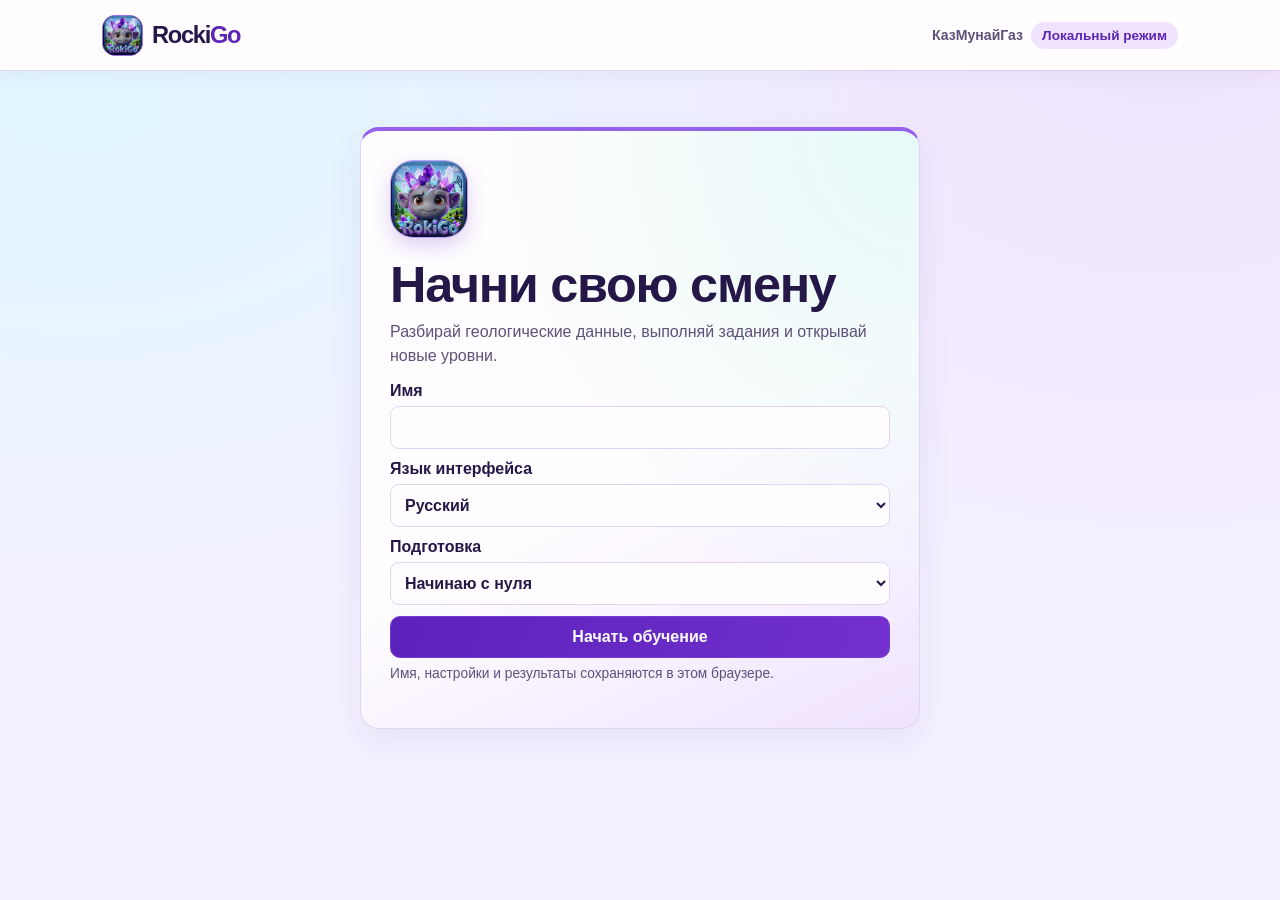
<file: index.html>
<!doctype html>
<html lang="ru" data-theme="light">
<head>
<meta charset="utf-8"><meta name="viewport" content="width=device-width, initial-scale=1, viewport-fit=cover">
<meta name="color-scheme" content="light dark"><title>RockiGo</title>
<meta name="rockigo-api" content="https://rockigo-chat.bqbaqlet.workers.dev/">
<style>:root{font-family:"Segoe UI",system-ui,sans-serif;color-scheme:light;--bg:#f4f5fa;--paper:#fff;--ink:#201d35;--muted:#59576b;--line:#dedeea;--accent:#5d41bb;--accent-2:#efe9ff;--ok:#146840;--ok-bg:#e5f7eb;--bad:#9d332f;--bad-bg:#fff0ed;--shadow:0 14px 46px #40316b12}
:root[data-theme=dark]{color-scheme:dark;--bg:#151421;--paper:#211f31;--ink:#f5f0ff;--muted:#c1bad4;--line:#433a59;--accent:#c7b5ff;--accent-2:#352857;--ok:#b6edc4;--ok-bg:#273c33;--bad:#ffb8ae;--bad-bg:#4a2b32;--shadow:none}
*,*::before,*::after{box-sizing:border-box}body{margin:0;background:var(--bg);color:var(--ink);min-width:0}button,input,select,textarea{font:inherit}button,a,input,select,textarea{-webkit-tap-highlight-color:transparent}button{cursor:pointer}button:disabled{cursor:default;opacity:.58}[hidden]{display:none!important}
a{color:var(--accent);text-underline-offset:3px}button:focus-visible,a:focus-visible,input:focus-visible,select:focus-visible,textarea:focus-visible,summary:focus-visible{outline:3px solid #9068ff;outline-offset:3px}
.skip{position:absolute;left:12px;top:12px;z-index:10;background:var(--paper);padding:10px;transform:translateY(-180%)}.skip:focus{transform:none}
.wrap{max-width:1136px;margin:auto;padding-inline:30px}.top{background:var(--paper);border-bottom:1px solid var(--line)}.top-inner{min-height:70px;display:flex;align-items:center;justify-content:space-between;gap:10px}.brand{display:flex;align-items:center;gap:0;color:var(--ink);font-size:1.48rem;font-weight:850;letter-spacing:-.055em;text-decoration:none}.brand>span:last-child{color:var(--accent)}.brand-mark{position:relative;width:33px;height:33px;margin-right:9px;border-radius:10px;background:#6546c5}.brand-mark::before{content:"";position:absolute;inset:7px 5px;background:#ecf8a5;clip-path:polygon(50% 0,98% 85%,73% 100%,20% 100%,0 81%)}.brand-mark::after{content:"";position:absolute;inset:13px 9px 8px;background:#795bd4;clip-path:polygon(51% 0,100% 100%,62% 100%,50% 55%,32% 100%,0 100%)}
.top-right{display:flex;align-items:center;gap:8px;font-size:.88rem}.pill{display:inline-flex;align-items:center;gap:4px;background:var(--accent-2);color:var(--accent);font-weight:750;border-radius:99px;padding:6px 11px;font-size:.85rem}.camp{color:var(--muted);font-weight:600}.wrap#main{padding-top:26px;padding-bottom:114px}.screen-header{margin:0 0 19px}.screen-header h1,.setup h1{font-size:clamp(2rem,5vw,3.15rem);line-height:1.08;letter-spacing:-.056em;margin:0 0 8px}.screen-header p,.lead,.muted{color:var(--muted);line-height:1.5}.screen-header p,.lead{margin:0}.section-title{font-size:1.29rem;letter-spacing:-.027em;margin:0 0 10px}.card-block{margin-top:21px}
.grid{display:grid;grid-template-columns:repeat(2,minmax(0,1fr));gap:14px}.row-card,.card{background:var(--paper);border:1px solid var(--line);border-radius:16px;padding:17px;min-width:0}.card{box-shadow:var(--shadow)}.row-card h2,.row-card h3,.card h2,.card h3{margin:0 0 7px;letter-spacing:-.025em}.row-card p,.card p{margin:6px 0;line-height:1.5}.stack{display:grid;gap:10px}.row-card{display:flex;align-items:center;justify-content:space-between;gap:12px}.row-card>div{min-width:0}.row-card p{overflow-wrap:anywhere}.actions{display:flex;gap:8px;align-items:center;flex-wrap:wrap;margin-top:13px}
.btn{display:inline-flex;justify-content:center;align-items:center;min-height:42px;white-space:normal;text-align:center;padding:9px 13px;border:1px solid var(--line);border-radius:10px;background:var(--paper);color:var(--ink);font-weight:700;text-decoration:none;line-height:1.25}.btn:hover:not(:disabled){filter:brightness(.95)}.btn.primary{background:#6244c4;border-color:#6244c4;color:#fff}.btn.positive{background:#dff29f;border-color:#dff29f;color:#272d16}.btn.soft{background:var(--accent-2);border-color:transparent;color:var(--accent)}.btn.block{width:100%}.row-card .btn{flex:none}
.hero{border-radius:22px;min-height:235px;background:#32205c;color:white;padding:clamp(21px,4vw,36px);display:flex;align-items:center;justify-content:space-between;gap:20px;overflow:hidden;position:relative}.hero-copy{z-index:1;min-width:0;max-width:670px}.hero .pill{background:#584380;color:#f2e8ff}.hero h1{font-size:clamp(2rem,5.7vw,3.6rem);line-height:1.02;letter-spacing:-.065em;margin:12px 0 10px;overflow-wrap:anywhere}.hero p{color:#e2d7f7;margin:0;max-width:56ch;line-height:1.44}.terrain{position:absolute;right:-25px;bottom:-14px;width:min(40%,370px);height:100%;overflow:hidden;opacity:.9;pointer-events:none}.terrain i{position:absolute;inset:0;background:#7450bd;clip-path:polygon(0 84%,31% 42%,50% 60%,75% 20%,100% 51%,100% 100%,0 100%)}.terrain i:nth-child(2){background:#a684e2;clip-path:polygon(0 94%,35% 62%,52% 78%,79% 46%,100% 62%,100% 100%,0 100%)}.terrain i:nth-child(3){background:#d0b8ff;clip-path:polygon(21% 100%,37% 80%,57% 94%,82% 68%,100% 78%,100% 100%)}.terrain i:nth-child(4){width:26px;height:26px;inset:42px 35px auto auto;background:#e5fb9f;border-radius:50%;clip-path:none}
.progress-bar{height:11px;background:var(--accent-2);border-radius:99px;overflow:hidden;margin:12px 0}.progress-bar span{display:block;background:#8c68e0;border-radius:99px;height:100%;max-width:100%}.goal{font-size:.93rem;display:flex;align-items:center;gap:8px;margin-top:8px;color:var(--muted)}.goal b{display:grid;place-items:center;width:22px;height:22px;border-radius:50%;background:var(--accent-2);color:var(--accent);flex:none}.goal .done{background:var(--ok-bg);color:var(--ok)}
.bottom{position:fixed;left:0;right:0;bottom:0;z-index:4;background:var(--paper);border-top:1px solid var(--line);padding:7px 0 max(7px,env(safe-area-inset-bottom));box-shadow:0 -5px 24px #11101e0c}.nav-inner{width:min(calc(100% - 26px),910px);margin:auto;display:grid;grid-template-columns:repeat(7,minmax(0,1fr));gap:5px}.nav-inner button{background:transparent;color:var(--muted);border:0;border-radius:11px;display:grid;place-items:center;gap:3px;min-height:51px;padding:4px 1px;font-weight:700;font-size:.76rem;min-width:0}.nav-inner button[aria-current=page]{background:var(--accent-2);color:var(--accent)}.nav-icon{font-size:1.27rem;line-height:1}.nav-label{white-space:normal;max-width:100%;overflow-wrap:anywhere}
.setup{max-width:560px;margin:30px auto 0}.setup .card{padding:clamp(18px,5vw,29px)}.setup p{margin-bottom:14px}.setup label,.profile-form label{display:grid;gap:6px;margin:11px 0;font-weight:650}.field{width:100%;min-height:43px;border:1px solid var(--line);border-radius:9px;padding:8px 10px;background:var(--paper);color:var(--ink)}textarea.field{resize:vertical}.hint{font-size:.86rem;color:var(--muted)}.read p{max-width:72ch}.book-note{font-size:.85rem;text-decoration:underline;text-underline-offset:3px}.good{color:var(--ok)}.bad{color:var(--bad)}
.quiz{max-width:770px}.quiz h2{margin:9px 0 13px}.option{display:flex;align-items:flex-start;gap:9px;padding:9px 11px;margin:7px 0;border:1px solid var(--line);border-radius:10px;line-height:1.4}.option:has(input:checked){background:var(--accent-2);border-color:var(--accent)}.option input{accent-color:#6546c5;flex:none;margin:4px 0 0}.order-list{padding-left:26px}.order-list li{padding:5px}.order-list button{min-height:33px;margin-left:5px;padding:3px 7px}
.review{border-radius:10px;background:var(--accent-2);padding:11px 12px;margin:10px 0}.correct-note{background:var(--ok-bg)}.wrong-note{background:var(--bad-bg)}.review p{margin:5px 0}.metric{font-size:clamp(2.5rem,8vw,4rem);font-weight:820;line-height:1.1;color:var(--accent);letter-spacing:-.07em}.video-list{display:grid;grid-template-columns:repeat(3,minmax(0,1fr));gap:12px}.video-cover{height:82px;display:grid;place-items:center;border-radius:10px;background:var(--accent-2);color:var(--accent);font-size:1.6rem;margin-bottom:10px}.row-card video,.card video{width:100%;max-height:350px}
.chat{max-width:790px}.chat-log{display:grid;gap:10px;max-height:min(54vh,520px);overflow:auto;padding:4px 2px 12px}.bubble{max-width:88%;border:1px solid var(--line);border-radius:12px;background:var(--paper);padding:10px 12px;overflow-wrap:anywhere}.bubble.me{background:var(--accent-2);justify-self:end}.chat-form{display:grid;grid-template-columns:minmax(0,1fr) auto;gap:7px;margin-top:10px}.notice{position:fixed;bottom:80px;left:50%;transform:translateX(-50%);width:min(calc(100% - 30px),530px);background:#30234e;color:#fff;border-radius:10px;padding:10px 13px;z-index:8;box-shadow:var(--shadow)}
@media(max-width:720px){.wrap{padding-inline:16px}.top-inner{min-height:58px}.wrap#main{padding-top:16px}.grid{grid-template-columns:1fr}.video-list{grid-template-columns:repeat(2,minmax(0,1fr))}.camp{display:none}.nav-inner{width:calc(100% - 10px);gap:1px}.nav-inner button{font-size:.68rem;text-align:center}.hero{min-height:205px}.terrain{width:52%;opacity:.46}.row-card{align-items:flex-start}.row-card .btn{max-width:41%}.setup{margin-top:9px}}
@media(max-width:390px){.nav-inner button{font-size:.64rem}.video-list{grid-template-columns:repeat(2,minmax(0,1fr))}.row-card{flex-wrap:wrap}.row-card .btn{max-width:none}}
.read details{margin-top:9px;border:1px solid var(--line);border-radius:10px;padding:0 10px 1px}.read summary{min-height:43px;padding:10px 2px;cursor:pointer;font-weight:700}.read details[open]{padding-bottom:11px}.read-fact{padding:4px 0 8px;border-top:1px solid var(--line)}.review .btn+.btn{margin-left:5px}.row-card h3{font-size:1.05rem}

.nav-inner.nav-scrollable {
  position: relative;
  display: grid;
  grid-template-columns: minmax(0, 1fr) clamp(50px, 15vw, 72px);
  align-items: start;
  width: min(calc(100% - 10px), 680px);
  gap: 5px;
}
.nav-rail {
  display: flex;
  align-items: stretch;
  min-width: 0;
  gap: 4px;
  padding: 0 2px 3px;
  overflow-x: auto;
  overscroll-behavior-inline: contain;
  scrollbar-width: thin;
  scrollbar-color: var(--line) transparent;
}
.nav-rail button { flex: 1 0 clamp(59px, 18.5vw, 87px); }
.nav-scrollable button { min-height: 48px; font-size: .74rem; line-height: 1.13; }
.nav-scrollable button:hover { background: var(--accent-2); }
.nav-scrollable button:focus-visible { outline-offset: -3px; }
.nav-scrollable .nav-more {
  color: var(--accent);
  border: 1px solid var(--line);
  background: var(--paper);
}
.nav-scrollable .nav-more[aria-expanded="true"],
.nav-scrollable .nav-more-active { background: var(--accent-2); }
.nav-more-panel {
  position: absolute;
  inset-inline-end: 0;
  bottom: calc(100% + 12px);
  z-index: 1;
  width: min(230px, 100%);
  max-height: min(320px, 62dvh);
  overflow-y: auto;
  overscroll-behavior: contain;
  padding: 6px;
  border: 1px solid var(--line);
  border-radius: 14px;
  background: var(--paper);
  box-shadow: 0 9px 25px #201d352b;
}
.nav-scrollable .nav-more-panel button {
  grid-template-columns: 1.35rem 1fr;
  justify-items: start;
  gap: 9px;
  width: 100%;
  min-height: 44px;
  padding: 6px 10px;
  text-align: start;
  font-size: .9rem;
}

.video-list { align-items: start; }
.video-lesson .btn { margin: 6px 6px 6px 0; }
.video-transcript { margin-top: 8px; border-top: 1px solid var(--line); }
.video-transcript summary { min-height: 42px; padding-block: 9px; cursor: pointer; font-weight: 700; }
.video-transcript p { color: var(--ink); }
@media (max-width: 590px) {
  .video-list { grid-template-columns: 1fr; }
}

:root {
  --bg: #f4f0ff;
  --paper: #fffdff;
  --ink: #251747;
  --muted: #5e5079;
  --line: #dfd4f2;
  --accent: #5d26b6;
  --accent-2: #efe3ff;
  --mint: #c2ffea;
  --lesson-surface: #e6f9f7;
  --page-wash: #dff6ff;
  --shadow: 0 12px 34px #48258c13;
}

:root[data-theme=dark] {
  --bg: #171024;
  --paper: #231734;
  --ink: #f8f0ff;
  --muted: #d3c3e8;
  --line: #4d3969;
  --accent: #d5b7ff;
  --accent-2: #3c2459;
  --lesson-surface: #19363e;
  --page-wash: #1e3049;
  --shadow: 0 12px 34px #0500103b;
}

body {
  background:
    radial-gradient(ellipse at 6% 10%, var(--page-wash), transparent 48%),
    radial-gradient(ellipse at 91% 0%, var(--accent-2), transparent 48%),
    var(--bg);
  min-height: 100vh;
}

.top {
  background: var(--paper);
  box-shadow: 0 4px 18px #3513690d;
}

.brand-mark, .setup-logo, .mascot-poster {
  position: relative;
  overflow: hidden;
  isolation: isolate;
}

.brand-mark {
  width: 41px;
  height: 41px;
  border: 1px solid #9870eb;
  border-radius: 13px;
  background: #251351;
}

.brand-mark::before, .brand-mark::after { content: none; }

.brand-image {
  position: absolute;
  display: block;
  width: 237%;
  max-width: none;
  top: -14%;
  left: 50%;
  transform: translateX(-50%);
}

.setup-logo {
  width: 78px;
  aspect-ratio: 1;
  margin-bottom: 20px;
  border: 1px solid #bfa2ff;
  border-radius: 23px;
  box-shadow: 0 8px 20px #662ebd35;
}

.setup .card {
  border-top: 4px solid #9661ec;
  background:
    radial-gradient(ellipse at 100% 0%, var(--lesson-surface), transparent 57%),
    linear-gradient(154deg, var(--paper) 55%, var(--accent-2));
}

.hero {
  min-height: 325px;
  color: #fff;
  border: 1px solid #a47bf4;
  border-radius: 28px;
  background:
    radial-gradient(ellipse at 87% 33%, #3c83cc78, transparent 47%),
    linear-gradient(119deg, #29114f 3%, #4b1d8c 56%, #562aa6);
  box-shadow: 0 18px 46px #50259d3a;
}

.hero::before {
  content: "";
  position: absolute;
  inset: 0;
  opacity: .65;
  pointer-events: none;
  background:
    linear-gradient(128deg, transparent 58%, #c396ff43 58.2% 58.45%, transparent 58.6%),
    linear-gradient(149deg, transparent 70%, #a3e7ff38 70.2% 70.4%, transparent 70.6%),
    linear-gradient(33deg, transparent 75%, #bc93ff38 75.2% 75.4%, transparent 75.6%);
}

.hero-copy { flex: 1 1 420px; }
.hero p { color: #f0e2ff; }
.hero .pill { background: #fff2; color: #fef7ff; border: 1px solid #fff4; }
.hero .btn.positive {
  background: var(--mint);
  border-color: var(--mint);
  color: #192941;
  box-shadow: 0 6px 19px #44e7c23d;
}

.btn.primary {
  background: linear-gradient(112deg, #5b22bb, #7330ce);
  border-color: #743bd0;
  color: #fff;
}
.btn.soft { border-color: var(--line); }
.card, .row-card { border-radius: 19px; }
.progress-card, .lesson-card { padding: clamp(17px,2.7vw,24px); }
.progress-card {
  border-inline-start: 3px solid #a878f6;
  background: linear-gradient(128deg, var(--paper) 40%, var(--accent-2));
}
.lesson-card {
  border-inline-start: 3px solid #35b8ac;
  background: linear-gradient(128deg, var(--paper) 40%, var(--lesson-surface));
}
.progress-bar { height: 12px; }
.progress-bar span { background: linear-gradient(90deg, #6b2dd1, #9956e7 54%, #168980); }
.option input { accent-color: var(--accent); }
.video-cover { background: linear-gradient(135deg, var(--accent-2), var(--lesson-surface)); color: var(--accent); }
.notice { background: #3a195d; }

.bottom { box-shadow: 0 -8px 34px #2c184418; }
.nav-inner button { border-radius: 13px; }
.nav-inner button[aria-current=page] {
  background: linear-gradient(144deg, var(--accent-2), var(--lesson-surface));
  color: var(--accent);
  box-shadow: inset 0 0 0 1px var(--line);
}
.nav-inner button:hover:not([aria-current=page]) { background: var(--accent-2); color: var(--accent); }

.mascot {
  display: grid;
  grid-template-rows: minmax(120px,1fr) auto;
  position: relative;
  align-items: center;
  isolation: isolate;
  justify-items: center;
  flex: 0 1 clamp(275px,37vw,440px);
  height: clamp(265px,28vw,325px);
  min-width: 0;
}

.mascot-glow {
  position: absolute;
  z-index: -1;
  inset: 6% 4% 8%;
  pointer-events: none;
  background:
    radial-gradient(ellipse 43% 39% at 53% 61%, #75f9e58f, #7dddfd28 58%, transparent),
    radial-gradient(ellipse 46% 43% at 52% 44%, #af74ffb8, transparent);
}

.mascot-glow::before {
  content: "";
  position: absolute;
  inset: 6% 11% 6%;
  background:
    linear-gradient(130deg, #e2caffb5, #a285ff34 40%, #8cffff24 59%, #affdfb8a),
    linear-gradient(57deg, transparent 35%, #d6d2ff55 35.5% 36%, transparent 36.5% 64%, #c4ffff5c 64.5% 65%, transparent 65.5%);
  clip-path: polygon(52% 0, 87% 22%, 100% 59%, 74% 88%, 35% 100%, 0 68%, 15% 25%);
}

.mascot-glow::after {
  content: "";
  position: absolute;
  inset: 64% 14% 7%;
  border: 1px solid #b3f9ff98;
  border-radius: 50%;
  box-shadow: 0 0 23px #8be1ff6f, inset 0 0 22px #8be1ff59;
}

.mascot-poster {
  grid-area: 1 / 1;
  width: clamp(92px,15vw,134px);
  aspect-ratio: 1;
  border-radius: 23%;
  box-shadow: 0 6px 28px #6837aa5b;
}

.mascot model-viewer {
  display: block;
  width: 100%;
  height: 100%;
  min-height: 0;
  grid-area: 1 / 1;
  opacity: 0;
  outline-offset: -4px;
}

.mascot[data-ready="true"] model-viewer { opacity: 1; }
.mascot model-viewer::part(default-progress-bar) { display: none; }

.mascot .mascot-button {
  z-index: 1;
  min-height: 38px;
  padding-inline: 13px;
  border: 1px solid #decaff;
  border-radius: 100px;
  background: #f4e9ff;
  color: #411973;
  font-size: .83rem;
  box-shadow: 0 4px 12px #25134723;
}

.rocky-banner {
  display: flex;
  align-items: center;
  justify-content: space-between;
  gap: 12px;
  padding: 14px clamp(14px,3vw,26px);
  margin: 0 0 14px;
  max-width: 790px;
  border: 1px solid #b898ed;
  border-radius: 22px;
  background:
    radial-gradient(ellipse at 91% 32%, var(--lesson-surface), transparent 54%),
    linear-gradient(138deg, var(--paper) 10%, var(--accent-2) 70%);
  box-shadow: var(--shadow);
}

.rocky-banner .screen-header { margin: 0; }
.rocky-banner .mascot { height: 222px; flex-basis: clamp(174px,29vw,278px); }
.rocky-banner .mascot-glow { inset: 5% 2% 10%; }
.chat .chat-status { display: flex; align-items: center; gap: 8px; margin: 0 0 12px; }
.chat-status::before {
  content: "";
  width: 8px;
  height: 8px;
  flex: 0 0 8px;
  border-radius: 50%;
  background: #9662e2;
  box-shadow: 0 0 0 3px var(--accent-2);
}
.chat-status.is-connected::before { background: #21897e; box-shadow: 0 0 0 3px var(--lesson-surface); }
.chat-log { background: var(--bg); border: 1px solid var(--line); border-radius: 15px; padding: 10px; }
.chat-form { margin-top: 12px; }
.bubble { width: fit-content; }
.bubble.me { border-color: var(--line); }
.chat-commands { margin-top: 11px; }

@media (max-width:620px) {
  .hero { display: grid; gap: 13px; padding: 17px; border-radius: 22px; }
  .hero h1 { font-size: clamp(1.75rem,7vw,2.6rem); }
  .hero .mascot { grid-row: 1; width: 100%; height: clamp(208px,64vw,269px); }
  .hero .mascot-glow { width: min(95%,290px); margin-inline: auto; }
  .hero-copy { width: 100%; }
  .rocky-banner {
    display: grid;
    grid-template-columns: minmax(0,1fr) minmax(112px,43%);
    padding: 11px;
  }
  .rocky-banner .screen-header h1 { font-size: clamp(1.65rem,7vw,2.15rem); }
  .rocky-banner .screen-header p { font-size: .9rem; }
  .rocky-banner .mascot {
    grid-template-rows: minmax(92px,1fr) auto;
    height: 150px;
  }
  .rocky-banner .mascot-button { min-height: 38px; padding: 4px 8px; font-size: .74rem; }
  .rocky-banner .mascot-poster { width: min(100%,84px); }
}
.book-fact-actions {
  display: flex;
  align-items: center;
  flex-wrap: wrap;
  gap: .4rem;
}

.book-fact-actions .btn,
.book-model-controls .btn {
  min-height: 44px;
  padding: .45rem .7rem;
  font-size: .875rem;
  line-height: 1.2;
}

.book-fact-actions .btn[aria-expanded="true"] {
  border-color: var(--accent);
  background: var(--accent);
  color: var(--paper);
}

.book-fact-panel {
  margin-top: .6rem;
  padding: .75rem;
  border: 1px solid var(--line);
  border-radius: .8rem;
  background: var(--bg);
}

.read-fact .book-fact-panel p { margin: 0; }
.read-fact .book-fact-panel .book-model-caption { margin-top: .3rem; }
.book-model { margin: 0; }
.book-model figcaption { margin-bottom: .6rem; }
.book-model figcaption strong { font-size: 1.08rem; }
.book-model-stage {
  border: 1px solid #40616a;
  border-radius: .95rem;
  box-shadow: inset 0 0 24px #07141d9c;
  background:
    radial-gradient(ellipse at 50% 72%, #528b8242, transparent 54%),
    linear-gradient(#83cfc00e 1px, transparent 1px) center / 25px 25px,
    linear-gradient(90deg, #83cfc00e 1px, transparent 1px) center / 25px 25px,
    radial-gradient(ellipse at 50% 42%, #284c55 0%, #102c3c 63%, #0b202e);
  overflow: hidden;
}
.book-model canvas {
  display: block;
  width: 100%;
  height: auto;
  cursor: grab;
  touch-action: pan-y;
}
.book-model canvas:active { cursor: grabbing; }
.book-model-controls {
  display: flex;
  align-items: center;
  flex-wrap: wrap;
  gap: .4rem .55rem;
  margin-top: .55rem;
}
.book-view-tabs, .book-orbit-buttons, .book-model-legend {
  display: flex;
  flex-wrap: wrap;
  align-items: center;
  gap: .35rem;
}
.book-view-tabs .btn[aria-pressed="true"] {
  background: var(--accent);
  border-color: var(--accent);
  color: var(--paper);
}
.book-model-legend { margin-top: .65rem; gap: .35rem .8rem; }
.book-model-key {
  display: inline-flex;
  align-items: center;
  gap: .38rem;
  font-size: .875rem;
}
.book-model-key i {
  width: .68rem;
  height: .68rem;
  border-radius: 50%;
  background: var(--key-color);
  box-shadow: 0 0 0 1px #39556178;
  flex: 0 0 .68rem;
}
.book-depth-control {
  display: flex;
  align-items: center;
  flex-wrap: wrap;
  gap: .2rem .7rem;
  flex: 1 0 100%;
  font-size: .875rem;
}
.book-depth-control input { flex: 1 1 7rem; min-height: 34px; accent-color: var(--accent); }
.read-fact .book-fact-panel .book-model-note { color: var(--muted); font-size: .83rem; margin-top: .5rem; }

:root {
  --test-map-ground: #e4f5eb;
  --test-map-slope: #bceadd;
  --test-map-contour: #488a7b49;
  --trail: #a8ccc8;
  --trail-reached: #48a6a1;
  --trail-inset: #f4fffb;
  --test-ready: #622fc2;
  --test-locked: #466c71;
  --test-correct: #096851;
  --test-correct-bg: #dcf6e9;
  --test-incorrect: #a32c63;
  --test-incorrect-bg: #fff0f5;
}

:root[data-theme=dark] {
  --test-map-ground: #112d36;
  --test-map-slope: #20484a;
  --test-map-contour: #85c7bd43;
  --trail: #44686d;
  --trail-reached: #439c9a;
  --trail-inset: #a7d9d0;
  --test-ready: #dabcff;
  --test-locked: #b9d9dd;
  --test-correct: #9aefd1;
  --test-correct-bg: #193c3a;
  --test-incorrect: #ffbad3;
  --test-incorrect-bg: #47233d;
}

.test-question-header, .test-result-header {
  color: #fff8ff;
  border: 1px solid #996be2;
  border-radius: 26px;
  background:
    radial-gradient(ellipse at 96% 0%, #1baba779, transparent 56%),
    linear-gradient(118deg, #2d154f, #4c218b 60%, #442d84);
  box-shadow: 0 14px 36px #47208628;
}

.wrap#main.test-map-screen { max-width: none; padding: 0; }

.test-map-board {
  --map-ink: #1b413d;
  --map-muted: #335b53;
  --map-water: #87cfc3;
  --map-water-edge: #daf4e7;
  --map-land: #bce7d1;
  --map-land-edge: #92c9ae;
  --map-machine: #386e63;
  --map-metal: #e6efc5;
  --map-rock: #d1c095;
  --map-strata: #8e815f;
  --map-crystal: #8e67b5;
  --map-crystal-light: #d7c3ee;
  position: relative;
  isolation: isolate;
  overflow: hidden;
  min-height: calc(100svh - 58px);
  padding: 0 0 calc(90px + env(safe-area-inset-bottom, 0px));
  background:
    radial-gradient(ellipse at 97% 20%, var(--test-map-slope), transparent 62%),
    radial-gradient(ellipse at 0 78%, var(--test-map-slope), transparent 64%),
    var(--test-map-ground);
}

:root[data-theme=dark] .test-map-board {
  --map-ink: #f2f9ec;
  --map-muted: #c3e1d6;
  --map-water: #367980;
  --map-water-edge: #5f9b95;
  --map-land: #294d49;
  --map-land-edge: #456f60;
  --map-machine: #88bbaa;
  --map-metal: #3f6861;
  --map-rock: #746449;
  --map-strata: #c6ad7b;
  --map-crystal: #aa86d0;
  --map-crystal-light: #e0c8f2;
}

.test-map-intro {
  display: grid;
  grid-template-columns: minmax(0,1fr) minmax(220px,35%);
  align-items: center;
  gap: 16px;
  margin-inline: auto;
  padding: 10px clamp(20px,5vw,57px);
  max-width: 1120px;
  min-height: 215px;
  color: var(--map-ink);
}

.test-route-header .screen-header { margin: 0 0 13px; }
.test-route-header .screen-header h1 { margin-bottom: 6px; }
.test-route-header .screen-header p { max-width: 43ch; color: var(--map-muted); }
.test-route-summary {
  display: inline-flex;
  align-items: center;
  flex-wrap: wrap;
  gap: 2px 10px;
  padding: 6px 11px;
  border: 1px solid var(--map-land-edge);
  border-radius: 99px;
  background: var(--paper);
  color: var(--map-ink);
}
.test-route-summary strong { color: var(--test-correct); font-size: 1.13rem; line-height: 1.1; white-space: nowrap; }
.test-route-summary span { font-size: .8rem; font-weight: 700; }
.test-route-next { display: flex; flex-wrap: wrap; align-items: center; gap: 6px 10px; margin-top: 9px; }
.test-route-next p { margin: 0; color: var(--map-muted); font-size: .86rem; font-weight: 650; }
.test-route-next .btn { min-height: 36px; padding: 5px 9px; }

.test-map-intro .mascot {
  grid-template-rows: minmax(0,1fr);
  width: 100%;
  height: clamp(181px,22vw,254px);
}

.test-map-trail { position: absolute; inset: 0; z-index: -1; width: 100%; height: 100%; pointer-events: none; }
.test-map-list { list-style: none; max-width: 920px; margin: 0 auto; padding: 0 20px 15px; }
.test-stop { --node-x: 28%; --node-size: 65px; }
.test-stop:nth-child(7n + 2) { --node-x: 69%; }
.test-stop:nth-child(7n + 3) { --node-x: 78%; }
.test-stop:nth-child(7n + 4) { --node-x: 48%; }
.test-stop:nth-child(7n + 5) { --node-x: 22%; }
.test-stop:nth-child(7n + 6) { --node-x: 41%; }
.test-stop:nth-child(7n + 7) { --node-x: 68%; }

.test-stop-action {
  all: unset;
  box-sizing: border-box;
  width: 100%;
  min-height: 126px;
  display: grid;
  grid-template-columns: minmax(0,1fr) minmax(112px,30%) minmax(0,1fr);
  align-items: center;
  gap: 8px;
  color: var(--ink);
  cursor: pointer;
}

.test-stop-action:disabled { cursor: default; opacity: 1; }
.test-stop-action:focus-visible { outline: 3px solid var(--test-ready); outline-offset: 0; border-radius: 16px; }
.test-stop-marker {
  grid-area: 1 / 2;
  display: grid;
  place-items: center;
  position: relative;
  left: clamp(calc(var(--node-size) / 2),var(--node-x),calc(100% - var(--node-size) / 2));
  transform: translateX(-50%);
  width: var(--node-size);
  aspect-ratio: 1;
  border: 2px solid #9bbfbc;
  border-radius: 39% 45% 38% 41%;
  background: linear-gradient(143deg, #f8fffb, #cfe5e2);
  color: #50716d;
  box-shadow: 0 5px 0 #779d9b, 0 8px 18px #225c5530;
  font-size: 1.9rem;
  line-height: 1;
  font-weight: 850;
}

.test-stop[data-state="ready"] .test-stop-marker {
  border-color: #dbbcff;
  color: #fff;
  background: linear-gradient(145deg, #a86ae9, #5f2ab6 65%);
  box-shadow: 0 5px 0 #47217f, 0 0 0 5px #995ce638, 0 9px 22px #5c2aa746;
  padding-bottom: .12em;
  font-size: 2.25rem;
}

.test-stop[data-state="passed"] .test-stop-marker {
  border-color: #f5fff6;
  color: #12574c;
  background: linear-gradient(145deg, #d9fff0, #70dfb9);
  box-shadow: 0 5px 0 #389884, 0 8px 18px #225c5530;
}

.test-stop[data-state="locked"] .test-stop-marker::before {
  content: "";
  width: 17px;
  height: 14px;
  margin-top: 6px;
  border-radius: 4px;
  background: currentColor;
}
.test-stop[data-state="locked"] .test-stop-marker::after {
  content: "";
  position: absolute;
  width: 11px;
  height: 10px;
  top: calc(50% - 11px);
  border: 2px solid currentColor;
  border-radius: 7px 7px 0 0;
}
.test-stop[data-state="waiting"] .test-stop-marker::before {
  content: "";
  width: 22px;
  height: 22px;
  border: 2px solid currentColor;
  border-radius: 50%;
}
.test-stop[data-state="waiting"] .test-stop-marker::after {
  content: "";
  position: absolute;
  width: 7px;
  height: 7px;
  left: calc(50% - 1px);
  bottom: calc(50% - 1px);
  border-bottom: 2px solid currentColor;
  border-left: 2px solid currentColor;
}

.test-stop-info {
  grid-area: 1 / 3;
  display: grid;
  gap: 4px;
  width: min(100%,222px);
  min-width: 0;
  padding: 10px 12px;
  border-radius: 15px;
  border: 1px solid var(--line);
  background: var(--paper);
  box-shadow: 0 4px 12px #275c5520;
  overflow-wrap: anywhere;
}
.test-stop:nth-child(even) .test-stop-info { grid-column: 1; justify-self: end; text-align: right; }
.test-stop-meta { color: var(--muted); font-size: .75rem; font-weight: 700; line-height: 1.25; }
.test-stop-title { font-size: clamp(.94rem,2vw,1.09rem); line-height: 1.18; font-weight: 780; }
.test-stop-state { color: var(--test-locked); font-size: .82rem; line-height: 1.25; font-weight: 720; }
.test-stop[data-state="ready"] .test-stop-info { border-color: var(--test-ready); }
.test-stop[data-state="ready"] .test-stop-state { color: var(--test-ready); }
.test-stop[data-state="passed"] .test-stop-state { color: var(--test-correct); }
.test-stop-action:hover:not(:disabled) .test-stop-info { background: var(--accent-2); }

.test-quiz, .test-results { max-width: 780px; margin-inline: auto; }
.test-question-header { padding: clamp(15px,3.5vw,28px); margin-bottom: 16px; }
.test-question-nav { display: flex; align-items: center; justify-content: space-between; gap: 9px; }
.test-back { flex: 0 1 auto; }
.test-back::before { content: "←"; margin-inline-end: .45em; }
.test-question-step { color: #f6e9ff; font-size: .9rem; font-weight: 700; text-align: right; }
.test-question-progress { display: flex; gap: 5px; margin: 17px 0 12px; }
.test-question-progress span { flex: 1; height: 8px; border-radius: 8px; background: #eddcff40; }
.test-question-progress [data-state="current"] { background: #e5c2ff; }
.test-question-progress [data-state="correct"] { background: #98ffda; }
.test-question-progress [data-state="incorrect"] { background: #ffb5d2; }
.test-question-topic { margin: 0; color: #f2ddff; font-size: .94rem; line-height: 1.35; font-weight: 730; }
.test-question { padding: clamp(17px,4vw,33px); }
.test-question h1 { margin: 0 0 11px; font-size: clamp(1.4rem,4.4vw,2.13rem); line-height: 1.2; letter-spacing: -.032em; }
.test-question .answers { margin-top: 18px; }
.test-question .option {
  align-items: center;
  min-height: 55px;
  gap: 12px;
  padding: 10px 13px;
  border-width: 2px;
  border-radius: 14px;
  cursor: pointer;
}
.test-question .option:hover:not(:has(:disabled)) { border-color: var(--accent); }
.test-question .option input { width: 19px; height: 19px; margin: 0; }
.test-question .option:has(:disabled) { cursor: default; }
.test-question .option[data-feedback="correct"] { border-color: var(--test-correct); background: var(--test-correct-bg); }
.test-question .option[data-feedback="incorrect"] { border-color: var(--test-incorrect); background: var(--test-incorrect-bg); }
.test-question .option[data-feedback]::after { margin-inline-start: auto; color: var(--test-correct); font-weight: 900; content: "✓"; }
.test-question .option[data-feedback="incorrect"]::after { color: var(--test-incorrect); content: "×"; }
.test-question .field { min-height: 51px; margin-top: 5px; border-width: 2px; border-radius: 13px; }
.test-question .field:focus { border-color: var(--accent); }
.test-question .order-list { display: grid; gap: 8px; margin: 0; padding: 0; list-style: none; counter-reset: test-order; }
.test-question .order-list li {
  display: grid;
  grid-template-columns: auto minmax(0,1fr) auto;
  align-items: center;
  gap: 8px;
  padding: 7px 9px;
  border: 2px solid var(--line);
  border-radius: 13px;
  counter-increment: test-order;
}
.test-question .order-list li::before {
  display: grid;
  place-items: center;
  width: 24px;
  height: 24px;
  content: counter(test-order);
  color: var(--accent);
  background: var(--accent-2);
  border-radius: 50%;
  font-size: .75rem;
  font-weight: 750;
}
.test-order-tools { display: flex; gap: 4px; }
.test-order-tools .btn { width: 42px; min-height: 44px; margin: 0; font-size: 1.14rem; }
.test-question button[type="submit"] { width: 100%; min-height: 51px; border-radius: 14px; }
.test-question .review, .test-review-list .review { padding: 14px; border-radius: 14px; }
.test-question .correct-note, .test-review-list .correct-note { background: var(--test-correct-bg); border-inline-start: 4px solid var(--test-correct); }
.test-question .wrong-note, .test-review-list .wrong-note { background: var(--test-incorrect-bg); border-inline-start: 4px solid var(--test-incorrect); }
.test-question .correct-note strong, .test-review-list .correct-note strong { color: var(--test-correct); }
.test-question .wrong-note strong, .test-review-list .wrong-note strong { color: var(--test-incorrect); }

.test-result-header { display: flex; align-items: center; gap: clamp(13px,4vw,29px); padding: clamp(16px,4vw,32px); }
.test-result-copy h1 { margin: 5px 0; font-size: clamp(1.42rem,5vw,2.42rem); letter-spacing: -.05em; line-height: 1.08; }
.test-result-copy p { margin: 5px 0; color: #f5e7ff; line-height: 1.35; }
.test-result-copy .btn { margin-top: 9px; background: #c2ffea; border-color: #c2ffea; color: #182e3c; }
.test-score {
  --score-color: #a1ffdf;
  display: grid;
  place-items: center;
  width: clamp(79px,20vw,138px);
  flex: 0 0 auto;
  aspect-ratio: 1;
  border-radius: 50%;
  background: conic-gradient(var(--score-color) var(--score),#eadcff35 0);
}
.test-score strong {
  display: grid;
  place-items: center;
  width: 84%;
  aspect-ratio: 1;
  border-radius: 50%;
  background: #321a62;
  font-size: clamp(1.35rem,5vw,2.35rem);
  letter-spacing: -.05em;
}
.test-result-header[data-result="retry"] .test-score { --score-color: #ffc0d9; }
.test-review-list { margin-top: 22px; }
.test-review-list h2 { margin: 0 0 10px; font-size: 1.3rem; }

@media (max-width: 720px) {
  .test-map-intro {
    grid-template-columns: minmax(0,1fr) minmax(108px,39%);
    padding: 9px 15px 6px;
    min-height: 157px;
    gap: 2px;
  }
  .test-map-intro .mascot { height: clamp(136px,36vw,181px); }
  .test-map-intro .mascot-poster { width: min(78px,100%); }
}

@media (max-width: 510px) {
  .test-route-header .screen-header { margin-bottom: 8px; }
  .test-route-header .screen-header p { font-size: .85rem; line-height: 1.38; }
  .test-route-summary { padding: 4px 8px; gap: 2px 6px; }
  .test-route-summary strong { font-size: 1rem; }
  .test-route-summary span { font-size: .72rem; }
  .test-map-list { padding: 5px 13px 10px; }
  .test-stop { --node-size: 51px; }
  .test-stop-action { grid-template-columns: minmax(77px,36%) minmax(0,1fr); min-height: 102px; gap: 5px; }
  .test-stop-marker { grid-column: 1; }
  .test-stop .test-stop-info, .test-stop:nth-child(even) .test-stop-info { grid-column: 2; justify-self: stretch; text-align: left; width: 100%; }
  .test-stop-info { padding: 8px 9px; }
  .test-question .option { gap: 8px; padding-inline: 8px; }
  .test-order-tools .btn { width: 37px; }
}

:root { font-family: Arial, "Segoe UI", sans-serif; }
.screen-header h1, .setup h1, .hero h1, .test-question h1 { letter-spacing: -.025em; }
.course-screen { display: grid; gap: 22px; }
.course-overview {
  display: flex;
  justify-content: space-between;
  gap: 24px;
  padding: clamp(20px,4.5vw,36px);
  border-radius: 20px;
  border: 1px solid var(--line);
  background: var(--paper);
  border-top: 5px solid var(--accent);
}
.course-overview-copy { max-width: 530px; }
.course-overview h1 {
  margin: 0 0 12px;
  font-size: clamp(1.8rem,4vw,2.65rem);
  letter-spacing: -.025em;
  line-height: 1.14;
}
.course-overview-copy p, .course-module-header p, .course-outcome { margin: 0; line-height: 1.52; }
.course-overview-copy p { color: var(--muted); }
.course-controls { display: grid; align-content: start; gap: 10px; min-width: 150px; }
.course-controls .field { min-height: 42px; }
.course-status { display: flex; align-items: center; gap: 8px; flex-wrap: wrap; font-size: .88rem; color: var(--muted); }
.course-status strong { color: var(--accent); font-size: 1.14rem; white-space: nowrap; }
.course-module {
  border: 1px solid var(--line);
  border-radius: 17px;
  background: var(--paper);
  overflow: hidden;
}
.course-module-header {
  display: flex;
  align-items: start;
  justify-content: space-between;
  flex-wrap: wrap;
  gap: 10px 18px;
  background: var(--accent-2);
  padding: 18px clamp(14px,3vw,23px);
}
.course-module-header h2 { margin: 4px 0 6px; font-size: 1.35rem; }
.course-module-label { font-size: .82rem; color: var(--accent); font-weight: 700; }
.course-days { margin: 0; padding: 0; list-style: none; }
.course-day {
  display: grid;
  grid-template-columns: max(80px,14%) minmax(0,1fr);
  gap: 8px 14px;
  padding: 17px clamp(14px,3vw,23px);
}
.course-day + .course-day { border-top: 1px solid var(--line); }
.course-day-time { display: grid; align-content: start; gap: 5px; font-size: .92rem; }
.course-day-time time { color: var(--muted); }
.course-day-heading { display: flex; flex-wrap: wrap; align-items: center; gap: 5px 9px; }
.course-day-heading h3 { margin: 0; font-size: 1.13rem; }
.course-meta { font-size: .86rem; margin: 5px 0; }
.course-complete { border-radius: 10px; padding: 4px 8px; background: var(--ok-bg); color: var(--ok); font-weight: 700; }
.course-actions.actions { margin: 10px 0 5px; }
.course-actions .btn { min-height: 37px; padding: 6px 10px; font-size: .88rem; font-weight: 600; }
.course-day .hint { margin: 4px 0 0; }
.lesson-sources { display: flex; flex-wrap: wrap; align-items: center; gap: 4px 13px; }
.book-source { color: var(--accent); font-size: .86rem; font-weight: 600; text-decoration: underline; text-underline-offset: .18em; }
.book-page-ref { color: var(--muted); font-size: .86rem; font-weight: 600; }
.book-chapter-context { margin: 0 0 12px; }
.book-chapter-context p { margin: 0 0 5px; }
.source-page-note { margin: 0 0 12px; }
.question-source { margin-top: 12px; }
.book-formulas { display: grid; gap: 10px; padding: 12px 0; border-top: 1px solid var(--line); }
.book-formulas h3, .formula-card p { margin: 0; }
.formula-card { display: grid; gap: 8px; background: var(--bg); border-radius: 10px; padding: 14px; line-height: 1.45; }
.formula-equation { font: 700 clamp(1rem,4vw,1.3rem)/1.4 "Cambria Math", "Times New Roman", serif; overflow-wrap: anywhere; }
.formula-symbols { display: grid; grid-template-columns: fit-content(35%) 1fr; gap: 4px 12px; margin: 0; }
.formula-symbols dt { font-weight: 700; overflow-wrap: anywhere; }
.formula-symbols dd { margin: 0; }
.formula-example { font-weight: 600; }
.test-route-header .book-source { color: inherit; }
.test-route-header .lesson-sources { margin-top: 8px; }
@media (max-width: 590px) {
  .course-overview { display: grid; gap: 14px; }
  .course-controls { grid-template-columns: minmax(0,1fr) minmax(0,1fr); align-items: end; }
  .course-day { grid-template-columns: minmax(0,1fr); }
  .course-day-time { display: flex; flex-wrap: wrap; align-items: center; gap: 10px; }
}

.field-switch {
  display:flex;
  flex-wrap:wrap;
  gap:6px;
  width:fit-content;
  max-width:100%;
  margin:0 0 17px;
  padding:4px;
  border:1px solid var(--line);
  border-radius:14px;
  background:var(--paper);
}
.field-switch .btn { min-height:38px; background:transparent; color:var(--muted); }
.field-switch .btn[aria-pressed="true"] { background:var(--accent-2); color:var(--accent); }

.field-intro { display:flex; align-items:baseline; justify-content:space-between; flex-wrap:wrap; gap:6px 18px; margin:0 0 11px; }
.field-intro p { margin:0; color:var(--muted); line-height:1.44; }
.field-count { font-size:.84rem; color:var(--muted); font-weight:700; }

.field-picker { display:grid; grid-template-columns:repeat(4,minmax(0,1fr)); gap:8px; margin-bottom:15px; }
.field-picker .field-option {
  display:flex;
  align-items:flex-start;
  justify-content:space-between;
  gap:6px;
  border-color:var(--line);
  padding:10px 11px;
  text-align:start;
}
.field-picker .field-option[aria-pressed="true"] { border-color:var(--accent); background:var(--accent-2); }
.field-option-copy { display:grid; gap:4px; min-width:0; }
.field-option-copy strong { font-size:.89rem; overflow-wrap:anywhere; }
.field-option-copy span { color:var(--muted); font-size:.78rem; font-weight:500; line-height:1.27; }
.field-option-mark { flex:none; color:var(--accent); font-size:.84rem; }

.field-workspace {
  display:grid;
  grid-template-columns:minmax(0,1.8fr) minmax(225px,1fr);
  grid-template-rows:max-content 1fr;
  align-items:start;
  gap:0 clamp(15px,3vw,34px);
  padding:clamp(13px,2.3vw,22px);
  border:1px solid #3d4d6d;
  border-radius:22px;
  background:radial-gradient(ellipse at 19% 0%,#203958 0%,transparent 57%),#11192b;
  color:#f7f4ff;
  box-shadow:0 16px 35px #171e4026;
}
.field-workspace .muted { color:#c6d3e8; }
.field-prompt { grid-column:2; grid-row:1; padding-top:clamp(3px,1.4vw,16px); }
.field-prompt p { margin:0 0 10px; font-size:.92rem; line-height:1.48; }
.field-prompt .field-topic { margin-bottom:7px; color:#9fe8e3; font-size:.79rem; font-weight:750; }
.field-prompt h2 { margin:0 0 10px; font-size:clamp(1.29rem,2.3vw,2rem); line-height:1.13; letter-spacing:-.036em; text-wrap:pretty; }
.field-response { grid-column:2; grid-row:2; min-width:0; padding-top:6px; }
.field-stage {
  grid-column:1;
  grid-row:1 / span 2;
  min-width:0;
  overflow:hidden;
  border:1px solid #4d65808c;
  border-radius:16px;
  background:#172239;
}
.field-stage-head { display:flex; flex-wrap:wrap; align-items:center; justify-content:space-between; gap:7px 12px; padding:9px 11px; }
.field-stage-label { display:flex; align-items:center; gap:7px; }
.field-stage-label h3 { margin:0; color:#d8e5fa; font-size:.84rem; font-weight:700; }
.field-render-mode { color:#c7defa; border-left:1px solid #748aa9; padding-left:7px; font-size:.74rem; }
.field-camera { display:flex; flex-wrap:wrap; gap:4px; }
.field-camera .btn {
  min-height:30px;
  padding:4px 8px;
  border-radius:6px;
  border:1px solid #476185;
  background:#203653;
  color:#e9f3ff;
  font-size:.76rem;
}
.field-camera .btn[aria-pressed="true"] { border-color:#9ee9e8; background:#b8f2ed; color:#112536; }
.field-camera .field-orbit { min-width:32px; }

.field-visual {
  display:grid;
  grid-template-columns:minmax(0,1fr);
  min-height:0;
  height:clamp(286px,39vw,435px);
  isolation:isolate;
  border-block:1px solid #425a7b8f;
  background:radial-gradient(ellipse at 56% 36%,#304b65 0,#1c2e49 37%,#101727 82%);
}
.field-with-scale { grid-template-columns:minmax(0,1fr) minmax(102px,30%); }
.field-visual:has(.field-viewport[data-kind="reef"]) { grid-template-columns:minmax(0,1fr) minmax(64px,17%); }
.field-viewport { position:relative; min-width:0; overflow:hidden; touch-action:pan-y pinch-zoom; }
.field-viewport.field-orbitable { cursor:grab; }
.field-viewport.field-orbitable:active { cursor:grabbing; }
.field-viewport canvas { display:block; position:absolute; inset:0; width:100%; height:100%; }
.field-bed-label { position:absolute; z-index:1; top:30%; left:7%; transform:translateY(-50%); color:#f4eafa; font-size:.88rem; font-weight:750; }
.field-bed-label + .field-bed-label { top:74%; }
.field-chart { display:block; width:100%; height:100%; min-width:0; border-left:1px solid #586d8b; cursor:crosshair; touch-action:pan-y pinch-zoom; }
.field-depth-control { display:grid; grid-template-columns:minmax(0,1fr) auto; align-items:center; gap:4px 8px; padding:10px 12px 3px; color:#deecfc; font-size:.84rem; font-weight:650; }
.field-slider { grid-column:1 / -1; width:100%; height:28px; margin:0; accent-color:#95eada; }
.field-readout { color:#baf2f2; font-variant-numeric:tabular-nums; }
.field-observations { display:flex; flex-wrap:wrap; gap:6px 9px; padding:9px 11px 0; }
.field-observations span { padding:4px 8px; border:1px solid #5d7694; border-radius:6px; color:#deebfb; font-size:.78rem; }
.field-measurements { padding-top:4px; font-variant-numeric:tabular-nums; }
.field-stage-note { margin:0; padding:7px 11px 10px; color:#bdcce1; font-size:.76rem; line-height:1.36; }

.field-answer label { display:block; margin-bottom:5px; color:#e6f2ff; font-size:.89rem; font-weight:650; }
.field-answer-controls { display:flex; flex-wrap:wrap; gap:6px; margin-bottom:8px; }
.field-answer-controls .field { flex:1 1 90px; min-width:0; width:auto; background:#202c43; border-color:#637697; color:#fff; }
.field-answer .soft { margin-bottom:4px; }
.field-response .btn.soft { background:#253755; color:#e7efff; border:1px solid #506b92; }
.field-response .btn.primary { background:#b8f2ed; color:#112536; border-color:#b8f2ed; }
.field-feedback {
  margin-top:6px;
  scroll-margin-bottom:90px;
  padding:9px 10px;
  border-left:2px solid #f2cb90;
  border-radius:0 6px 6px 0;
  background:#242d42;
  font-size:.88rem;
  line-height:1.45;
}
.field-feedback-ok { border-color:#a4edd8; }
.field-feedback p { margin:5px 0 0; color:#deebfc; }
.field-source { margin-top:12px; color:#d6e4f6; font-size:.81rem; }
.field-source .book-source,.field-source .book-page-ref { color:#b1efe3; }
.field-source .btn { min-height:33px; margin-top:3px; padding:5px 8px; }

@media(max-width:900px) {
  .field-picker { grid-template-columns:repeat(2,minmax(0,1fr)); }
}
@media(max-width:660px) {
  .field-workspace { grid-template-columns:minmax(0,1fr); grid-template-rows:none; gap:10px; }
  .field-prompt,.field-stage,.field-response { grid-column:1; grid-row:auto; }
  .field-option-copy span { display:none; }
  .field-prompt p { margin-bottom:2px; }
  .field-prompt h2 { margin-bottom:7px; }
  .field-visual { height:clamp(269px,77vw,380px); }
  .field-answer-controls .btn { flex:0 0 auto; }
}
@media(max-width:370px) {
  .field-picker .field-option { padding:8px; }
  .field-visual { height:255px; }
  .field-workspace { padding:9px; }
}

.assembly-actions,.assembly-tabs { display:flex; align-items:center; flex-wrap:wrap; gap:7px; }
.assembly-actions { margin-bottom:14px; }
.assembly-launch.btn { background:var(--accent-2); color:var(--accent); border-color:var(--line); }
.test-route-header .assembly-actions { margin:10px 0 4px; }
.field-actions { display:flex; align-items:flex-start; flex-wrap:wrap; gap:0 10px; }

.assembly-dialog {
  width:min(calc(100% - 24px),540px);
  max-height:calc(100dvh - 30px);
  padding:clamp(14px,4vw,22px);
  border:1px solid var(--line);
  border-radius:17px;
  background:var(--paper);
  color:var(--ink);
  box-shadow:0 15px 60px #080b2340;
}
.assembly-dialog::backdrop { background:#15152a9c; }
.assembly-dialog-head { display:flex; align-items:start; justify-content:space-between; gap:12px; }
.assembly-dialog-head h2 { margin:4px 0; font-size:1.3rem; line-height:1.2; }
.assembly-dialog p { margin:9px 0 12px; }
.assembly-dialog progress { width:100%; margin-top:10px; accent-color:var(--accent); }
.assembly-dialog .assembly-status { margin-bottom:0; overflow-wrap:anywhere; }
.assembly-status:empty { display:none; }
.assembly-inputs { padding-top:8px; margin-top:11px; border-top:1px solid var(--line); }
.assembly-inputs summary { padding:10px 0; cursor:pointer; font-weight:720; }
.assembly-inputs form { display:grid; gap:9px; }
.assembly-inputs .field { width:100%; min-width:0; }
.assembly-inputs form .btn { justify-self:start; }
.assembly-inputs .assembly-help { margin:0; font-size:.83rem; }

.assembly-view { min-width:0; }
.assembly-heading { padding:clamp(14px,3.5vw,30px); margin-bottom:18px; border:1px solid var(--line); border-radius:18px; background:linear-gradient(125deg,var(--accent-2),var(--paper)); }
.assembly-heading h1 { margin:3px 0 7px; font-size:clamp(1.55rem,4vw,2.6rem); line-height:1.09; overflow-wrap:anywhere; }
.assembly-heading p { margin:0 0 10px; }
.assembly-heading p:last-child { margin:8px 0 0; }
.assembly-heading .assembly-kicker { color:var(--accent); font-size:.84rem; font-weight:750; margin-bottom:6px; }
.assembly-tabs { width:fit-content; max-width:100%; padding:4px; margin-bottom:9px; border:1px solid var(--line); border-radius:12px; background:var(--paper); }
.assembly-tabs .btn { min-height:36px; font-size:.88rem; }
.assembly-tabs .btn[aria-current] { opacity:1; background:var(--accent-2); }

.assembly-path { display:grid; gap:12px; list-style:none; margin:0; padding:0; }
.assembly-node { display:grid; grid-template-columns:36px minmax(0,1fr); gap:10px; position:relative; }
.assembly-node:not(:last-child)::before { content:""; position:absolute; left:17px; top:21px; bottom:-20px; border-left:2px dashed var(--line); }
.assembly-node-number { z-index:1; align-self:start; display:grid; place-items:center; width:36px; height:36px; margin-top:10px; border-radius:11px; border:1px solid var(--line); background:var(--accent-2); color:var(--accent); font-weight:800; }
.assembly-node-content { padding:11px 14px; min-width:0; }
.assembly-node-content summary { cursor:pointer; padding:3px 0; }
.assembly-node-content summary strong { margin-inline-start:4px; overflow-wrap:anywhere; }
.assembly-node-content summary span { display:block; margin:3px 0 0 18px; font-size:.8rem; }
.assembly-node-content p { margin:9px 0; overflow-wrap:anywhere; }
.assembly-node-content .assembly-actions { margin:10px 0 0; }
.assembly-format { width:fit-content; padding:3px 7px; border-radius:5px; background:var(--accent-2); color:var(--accent); font-size:.8rem; }
.assembly-citation { display:inline-block; margin-bottom:1px; font-size:.85rem; }

.assembly-practice { display:grid; gap:11px; }
.assembly-practice select,.assembly-film-footer select { width:100%; min-width:0; }
.assembly-practice-progress { margin:6px 0 0; }
.assembly-task fieldset { border:0; padding:0; margin:0 0 10px; min-width:0; }
.assembly-task legend { margin-bottom:8px; font-weight:700; overflow-wrap:anywhere; }
.assembly-task .option { margin-bottom:5px; overflow-wrap:anywhere; }
.assembly-task .review { margin-top:10px; overflow-wrap:anywhere; }
.assembly-order li { display:flex; justify-content:space-between; align-items:center; gap:8px; }
.assembly-order-buttons { display:flex; flex:none; gap:4px; }
.assembly-order-buttons .btn { margin:0; padding:4px 7px; min-width:34px; min-height:34px; }

.assembly-video { padding:0; overflow:hidden; }
.assembly-film { display:block; width:100%; height:auto; aspect-ratio:16 / 9; background:#172740; }
.assembly-film-controls { display:grid; align-items:center; grid-template-columns:auto minmax(60px,1fr) auto; gap:9px; padding:11px 14px; border-bottom:1px solid var(--line); }
.assembly-film-seek { width:100%; min-width:0; accent-color:var(--accent); }
.assembly-film-time { font-size:.8rem; font-variant-numeric:tabular-nums; white-space:nowrap; }
.assembly-film-text { padding:13px 14px 8px; overflow-wrap:anywhere; }
.assembly-film-text h2 { margin:0 0 7px; font-size:clamp(1.14rem,3vw,1.55rem); }
.assembly-film-text p { margin:0 0 8px; }
.assembly-film-footer { display:flex; flex-wrap:wrap; align-items:flex-end; gap:9px; padding:5px 14px 14px; }
.assembly-film-footer label { flex:1 1 235px; min-width:0; }
.assembly-film-status { margin:0 14px 11px; }
.assembly-film-status:empty { display:none; }

@media(max-width:430px) {
  .assembly-node { grid-template-columns:27px minmax(0,1fr); gap:7px; }
  .assembly-node-number { width:27px; height:30px; }
  .assembly-node:not(:last-child)::before { left:13px; }
  .assembly-film-controls .btn { min-height:35px; padding:5px 7px; font-size:.83rem; }
  .assembly-film-controls { padding-inline:9px; gap:6px; }
}
</style>
</head>
<body>
<a class="skip" id="skip" href="#main">К содержанию</a>
<header class="top"><div class="wrap top-inner"><a class="brand" href="#home" aria-label="RockiGo"><span id="brand-mark" class="brand-mark" aria-hidden="true"></span>Rocki<span>Go</span></a><div class="top-right" id="top-right"></div></div></header>
<main id="main" class="wrap" tabindex="-1"></main>
<nav id="nav" class="bottom" hidden></nav>
<p id="notice" class="notice" role="status" hidden></p>
<script type="application/json" id="content">{"ui":{"chapter":["Курс","Курс","Course"],"course":["Курс","Курс","Course"],"courseTitle":["Практикум по нефтегазовой геологии","Мұнай-газ геологиясы практикумы","Applied oil and gas geology"],"courseIntro":["Двенадцать занятий по трём учебникам и итоговая работа. Разбирай один раздел в день и проверяй выводы на задачах.","Үш оқулық бойынша он екі сабақ және қорытынды жұмыс. Күн сайын бір бөлімді оқып, қорытындыны есеппен тексер.","Twelve lessons across three textbooks and a final assessment. Read one section a day and test your conclusions on applied problems."],"courseStart":["Дата начала","Басталу күні","Start date"],"courseDay":["День {n}","{n}-күн","Day {n}"],"courseMinutes":["{n} мин","{n} мин","{n} min"],"courseProgress":["Сдано тестов","Тапсырылған тесттер","Assessments passed"],"courseModule":["Модуль {n}","{n}-модуль","Module {n}"],"courseSource":["Открыть книгу","Кітапты ашу","Open book"],"bookAccessNote":["Оригиналы книг доступны по ссылке на курс с материалами организаторов.","Кітаптардың түпнұсқалары ұйымдастырушылардың материалдары қосылған курс сілтемесінде қолжетімді.","The original books are available through the course link with the organizers’ materials."],"coursePages":["Страницы PDF","PDF беттері","PDF pages"],"coursePageNote":["Номера страниц соответствуют PDF из комплекта организаторов.","Бет нөмірлері ұйымдастырушылар берген PDF файлдарына сәйкес.","Page numbers match the PDFs supplied by the organizers."],"project":["Проект","Жоба","Project"],"navMore":["Ещё","Қосымша","More"],"projectTitle":["Глава → курс","Тарау → курс","Chapter → course"],"pipeline":["Открыть конвейер","Конвейерді ашу","Open pipeline"],"assemblyBuild":["Собрать по конвейеру","Конвейер арқылы жинау","Build with pipeline"],"assemblyFirst":["Первая версия","Бірінші нұсқа","Original version"],"assemblyLast":["Открыть последнюю сборку","Соңғы жинақты ашу","Open last build"],"assemblyAbout":["Запусти учебный пример или выбери Markdown и PDF одной главы.","Оқу мысалын іске қос немесе бір тараудың Markdown және PDF файлдарын таңда.","Run the sample or select the Markdown and PDF for a chapter."],"assemblyLocal":["В офлайн-версии можно открыть учебный пример или результат предыдущего прогона.","Офлайн нұсқада оқу мысалын немесе алдыңғы жинақтың нәтижесін ашуға болады.","The offline edition opens the sample or a previously built chapter."],"assemblyExample":["Собрать пример","Мысалды жинау","Build sample"],"assemblyOpenExample":["Открыть пример","Мысалды ашу","Open sample"],"assemblyOwn":["Своя глава","Өз тарауың","Your chapter"],"assemblyOpenResult":["Открыть course.json","course.json файлын ашу","Open course.json"],"assemblyRange":["Диапазон страниц","Бет аралығы","Page range"],"assemblyMarkers":["Нужны метки \u003c!-- page N -->. Если диапазон пуст, берутся все страницы Markdown.","\u003c!-- page N --> белгілері қажет. Аралық бос болса, Markdown-дағы барлық бет алынады.","Use \u003c!-- page N --> markers. Leave the range empty to use all Markdown pages."],"assemblyPdfStart":["Номер первой страницы загруженного PDF","Жүктелген PDF-тің бірінші бетінің нөмірі","Source number of the first uploaded PDF page"],"assemblyChapterName":["Название главы","Тараудың атауы","Chapter title"],"assemblyWait":["Собираю главу…","Тарау жиналып жатыр…","Building chapter…"],"assemblyFailed":["Не удалось запустить сборку. Проверь соединение и повтори попытку.","Жинауды іске қосу мүмкін болмады. Байланысты тексеріп, қайталап көр.","The build could not start. Check your connection and retry."],"assemblyBadResult":["Выбери файл course.json из пакета RockiGo.","RockiGo жинағынан course.json файлын таңда.","Choose the course.json file from a RockiGo package."],"assemblyResult":["Результат конвейера","Конвейер нәтижесі","Pipeline result"],"assemblyMap":["Карта","Карта","Map"],"assemblyCounts":["Шагов — {steps} · Заданий — {tasks}","Қадам саны — {steps} · Тапсырма саны — {tasks}","{steps} steps · {tasks} tasks"],"assemblyReview":["Элементов для сверки по PDF — {n}","PDF бойынша тексерілетін элемент саны — {n}","{n} items need to be checked against the PDF"],"assemblyAfter":["Опирается на шаг «{title}»","«{title}» қадамына негізделеді","Builds on “{title}”"],"assemblySourcePages":["PDF · с. {pages}","PDF · {pages}-бет","PDF · p. {pages}"],"assemblyDownload":["Скачать пакет главы","Тарау жинағын жүктеу","Download chapter bundle"],"assemblyLesson":["Шаг главы","Тарау қадамы","Chapter step"],"assemblyEmptyTasks":["Для этого шага конвейер не создал заданий.","Бұл қадамға конвейер тапсырма құрмады.","The pipeline generated no tasks for this step."],"assemblySelectAnswer":["Выбери хотя бы один ответ.","Кемінде бір жауапты таңда.","Select at least one answer."],"assemblyWatch":["Видеоконспект","Бейне конспект","Video summary"],"assemblyPlay":["Смотреть","Көру","Play"],"assemblyPause":["Пауза","Кідірту","Pause"],"assemblyTimeline":["Позиция в ролике","Бейнедегі орын","Video position"],"assemblySaveVideo":["Сохранить видео","Бейнені сақтау","Save video"],"assemblyRecording":["Записываю ролик. Файл скачается в конце воспроизведения.","Бейне жазылып жатыр. Ойнату соңында файл жүктеледі.","Recording the video. The file will download at the end of playback."],"assemblyRecorded":["Видеофайл готов.","Бейнефайл дайын.","The video file is ready."],"assemblyRecordError":["Браузеру не удалось записать видео.","Браузер бейнені жаза алмады.","The browser could not record the video."],"projectContext":["RockiGo — практикум по нефтегазовой геологии для специалистов по данным. Три модуля посвящены каротажу, рифовым коллекторам и движению жидкости в пласте.","RockiGo — деректер мамандарына арналған мұнай-газ геологиясы практикумы. Үш модуль каротаж, риф коллекторлары және қабаттағы сұйықтық қозғалысын қамтиды.","RockiGo is an applied geology course for data specialists, covering well logs, reef reservoirs and fluid flow."],"courseRead":["Прочитать урок","Сабақты оқу","Read lesson"],"coursePractice":["Решить задачи","Есеп шығару","Start practice"],"courseTest":["Пройти тест","Тест тапсыру","Take assessment"],"courseLocked":["Сначала практика и тест предыдущего дня","Алдымен алдыңғы күннің жаттығуы мен тесті","Complete the previous day's practice and assessment first"],"courseFinal":["Итоговая работа по трём модулям","Үш модуль бойынша қорытынды жұмыс","Final assessment across all modules"],"courseFinalGoal":["Проверь, как ты читаешь каротаж, выбираешь данные по рифам и рассчитываешь изменение давления.","Каротажды оқу, риф деректерін таңдау және қысым өзгерісін есептеу дағдыларын тексер.","Check your ability to interpret logs, select reef evidence and calculate changes in pressure."],"courseFormulas":["Формулы и расчёты","Формулалар және есептер","Formulas and calculations"],"courseApplication":["Учебное применение к материалу страницы","Бет материалына арналған оқу мысалы","Teaching application linked to this page"],"home":["Главная","Басты бет","Home"],"tasks":["Задания","Тапсырмалар","Practice"],"tests":["Тесты","Тесттер","Tests"],"rocky":["Роки","Роки","Rocky"],"books":["Книги","Кітаптар","Books"],"videos":["Видео","Бейне","Videos"],"profile":["Профиль","Профиль","Profile"],"skip":["К содержанию","Мазмұнға өту","Skip to content"],"offline":["Локальный режим","Жергілікті режим","Local mode"],"online":["Подключённый режим","Қосылған режим","Connected mode"],"welcome":["Начни свою смену","Алғашқы ауысымыңды баста","Start your shift"],"welcomeText":["Разбирай геологические данные, выполняй задания и открывай новые уровни.","Геологиялық деректерді талда, тапсырмаларды орында және жаңа деңгейлерді аш.","Explore geological data, complete practice and unlock new levels."],"local":["Открыть локальный курс","Жергілікті курсты ашу","Open the local course"],"guest":["Ученик","Оқушы","Learner"],"setup":["Твой профиль","Сенің профилің","Your profile"],"setupText":["Выбери язык и объём подсказок. Начнёшь с первого уровня.","Тілді және көмек көлемін таңда. Оқуды бірінші деңгейден бастайсың.","Choose a language and how much guidance you want. You start at level one."],"name":["Имя","Аты","Name"],"language":["Язык интерфейса","Интерфейс тілі","Interface language"],"experience":["Подготовка","Дайындық деңгейі","Background"],"beginner":["Начинаю с нуля","Жаңадан бастаймын","Complete beginner"],"basics":["Знаю основы","Негіздерін білемін","Know the basics"],"experienced":["Есть опыт работы с данными","Деректермен жұмыс істеп көрдім","Have worked with data"],"start":["Начать обучение","Оқуды бастау","Start learning"],"hello":["Привет, {name}!","Сәлем, {name}!","Hello, {name}!"],"level":["Уровень {n}","{n}-деңгей","Level {n}"],"xp":["{n} опыта","{n} тәжірибе ұпайы","{n} XP"],"continue":["Продолжить обучение","Оқуды жалғастыру","Continue learning"],"mainText":["Решай задачи геолога. Проверяй идеи по данным и книге.","Геологтың тапсырмаларын шеш. Ойыңды деректер мен кітаптан тексер.","Solve geological problems and check your reasoning against data and books."],"nextLevel":["Следующий уровень","Келесі деңгей","Next level"],"goalXP":["Опыт {now} / {need}","Тәжірибе {now} / {need}","XP {now} / {need}"],"goalTest":["Сдать тест на 70% или выше","Тесттен кемінде 70% жинау","Pass the test with at least 70%"],"max":["Все уровни открыты","Барлық деңгей ашық","All levels unlocked"],"done":["Выполнено","Орындалды","Completed"],"source":["Источник","Дереккөз","Source"],"pdf":["Страница PDF","PDF беті","PDF page"],"read":["Читать саммари","Қысқаша мазмұнын оқу","Read the summary"],"last":["Последний результат","Соңғы нәтиже","Latest result"],"openPdf":["Открыть PDF","PDF ашу","Open PDF"],"seeBook":["К разделу книги","Кітап бөліміне өту","Go to the book section"],"tasksText":["За первое успешное прохождение практики начисляется опыт. Книги и разборы доступны для повторения.","Тәжірибені алғаш сәтті аяқтағанда ұпай беріледі. Кітаптар мен талдауларды қайталап оқуға болады.","Earn XP the first time you pass a practice set. Books and reviews are always available."],"fieldOrdinary":["Обычные задания","Негізгі тапсырмалар","Ordinary practice"],"fieldSpecial":["Спецзадания","Арнайы тапсырмалар","Special exercises"],"fieldIntro":["Исследуй разрез скважины, сравни показания и проверь вывод по книге.","Ұңғыма қимасын зертте, көрсеткіштерді салыстырып, қорытындыны кітаптан тексер.","Explore a well section, compare readings, and check your reasoning against the book."],"fieldCompleted":["Решено {done} из {total}","{total} тапсырманың {done}-і шешілді","{done} of {total} solved"],"fieldMetreAnswer":["Ответ в метрах","Жауап, метрмен","Answer in metres"],"fieldRatioAnswer":["Во сколько раз","Неше есе","Enter the ratio"],"fieldMetres":["{n} м","{n} м","{n} m"],"fieldWholeNumber":["Введи целое число без единиц.","Өлшем бірлігінсіз бүтін сан енгіз.","Enter a whole number without units."],"fieldReveal":["Показать разбор","Талдауды көрсету","Show solution"],"fieldInspectAgain":["Посмотри ещё раз","Қайта қарап көр","Take another look"],"fieldCamera":["Вид модели","Модель көрінісі","Model view"],"fieldSection":["Разрез","Қима","Section"],"fieldDepthTitle":["Разрез скважины","Ұңғыма қимасы","Well section"],"fieldPressureTitle":["Распространение давления","Қысымның таралуы","Pressure propagation"],"fieldSynthetic":["Учебная модель. Числа условные, геометрия по горизонтали схематичная.","Оқу моделі. Сандар шартты, көлденең геометрия сызбалық түрде берілген.","Teaching model. Values are illustrative and horizontal geometry is schematic."],"fieldLogChart":["Гамма-каротаж и удельное сопротивление на общей шкале. Перемещай линию глубины ползунком.","Ортақ шкаладағы гамма-каротаж және меншікті кедергі. Тереңдік сызығын жүгірткімен жылжыт.","Gamma ray and resistivity on one depth scale. Move the depth cursor with the slider."],"fieldDepthScale":["Шкала глубин со сводом и водонефтяным контактом","Күмбез бен су-мұнай жапсары бар тереңдік шкаласы","Depth scale with the crest and oil–water contact"],"fieldWellScene":["Геологический разрез с вертикальной скважиной и линией глубины","Тік ұңғыма мен тереңдік сызығы бар геологиялық қима","Geological section with a vertical well and a depth cursor"],"fieldPressureScene":["Скважины в двух пластах разной проницаемости","Өткізгіштігі әртүрлі екі қабаттағы ұңғымалар","Wells in two beds with different permeabilities"],"fieldCrestDepth":["Свод · {n} м","Күмбез · {n} м","Crest · {n} m"],"fieldContactDepth":["Контакт · {n} м","Жапсар · {n} м","Contact · {n} m"],"fieldPermeability":["Пласт {bed} · k = {n} мД","{bed} қабаты · k = {n} мД","Bed {bed} · k = {n} mD"],"testsText":["Для каждого перехода нужен свой тест. Проходной балл — 70%.","Әр деңгейге өту үшін жеке тест бар. Өту шегі — 70%.","Each level transition has its own test. The pass mark is 70%."],"videoText":["Три урока на учебных данных по каротажу, давлению и рифовому керну.","Каротаж, қысым және риф керні бойынша оқу деректері бар үш сабақ.","Three lessons using practice data on well logs, pressure and reef cores."],"bookText":["Открой раздел, чтобы повторить тему. Результат теста виден рядом с нужными материалами.","Тақырыпты қайталау үшін бөлімді аш. Тест нәтижесі тиісті материалдың жанында көрсетіледі.","Open a section to review the topic. Test results appear beside the related reading."],"plainWords":["Простыми словами","Қарапайым тілмен","In simple words"],"example3D":["3D-пример","3D мысал","3D example"],"exampleLabel":["Учебная схема · без масштаба","Оқу сызбасы · масштабсыз","Teaching diagram · not to scale"],"turnLeft":["Влево","Солға","Turn left"],"turnRight":["Вправо","Оңға","Turn right"],"viewisometric":["Объём","Көлем","3D view"],"viewtop":["Сверху","Үстінен","Top"],"viewprofile":["Профиль","Қима","Profile"],"sharedDepth":["Линия глубины","Тереңдік сызығы","Depth line"],"syntheticLogs":["Условные кривые по мотивам таблицы 21 · без масштаба","21-кесте негізіндегі шартты қисықтар · масштабсыз","Illustrative curves based on Table 21 · not to scale"],"locked":["С уровня {n}","{n}-деңгейден бастап","Unlocks at level {n}"],"videoPlay":["Смотреть урок","Сабақты көру","Watch lesson"],"videoPending":["Готовится озвучка","Дыбыстау дайындалып жатыр","Voiceover in progress"],"videoScript":["Текст урока","Сабақ мәтіні (орысша)","Lesson transcript (Russian)"],"questions":["Вопросов: {n}","Сұрақтар: {n}","{n} questions"],"wait":["Пересдача через {time}","Қайта тапсыру: {time}","Retry in {time}"],"begin":["Начать","Бастау","Start"],"review":["Разобрать результат","Нәтижені қарау","Review result"],"testPassed":["Тест сдан","Тест тапсырылды","Test passed"],"testFailed":["Тест пока не сдан","Тест әлі тапсырылмады","Test not passed yet"],"testRoute":["Маршрут тестов","Тест бағыты","Test trail"],"testsCompleted":["Тестов сдано","Тапсырылған тест","Tests passed"],"testLocked":["Закрыт","Жабық","Locked"],"testStart":["Начать тест","Тестті бастау","Start test"],"testResume":["Продолжить тест","Тестті жалғастыру","Resume test"],"testRouteXP":["До следующей точки нужно ещё {n} опыта. Опыт можно получить в заданиях.","Келесі нүктеге дейін тағы {n} тәжірибе ұпайы қажет. Оны тапсырмалардан жинай аласың.","You need {n} more XP for the next stop. Earn it in Practice."],"testBack":["К маршруту","Бағытқа оралу","Back to trail"],"testReview":["Разбор ответов","Жауаптарды талдау","Answer review"],"testCorrectCount":["Верных ответов: {n} из {total}","Дұрыс жауаптар: {n} / {total}","{n} of {total} answers correct"],"statusLow":["Постарайся лучше","Тағы да тырысып көр","Keep practising"],"statusGood":["Хороший результат","Жақсы нәтиже","Good result"],"statusGreat":["Отлично","Өте жақсы","Excellent"],"quizStep":["Вопрос {n} из {total}","{total} сұрақтың {n}-і","Question {n} of {total}"],"multi":["Выбери все верные варианты.","Барлық дұрыс нұсқаны таңда.","Select all correct answers."],"order":["Расположи пункты по порядку.","Тармақтарды ретімен орналастыр.","Put the items in order."],"answer":["Твой ответ","Сенің жауабың","Your answer"],"check":["Проверить","Тексеру","Check answer"],"next":["Следующий вопрос","Келесі сұрақ","Next question"],"finish":["Посмотреть результат","Нәтижені көру","See result"],"correct":["Верно","Дұрыс","Correct"],"incorrect":["Разберём ответ","Жауапты талдайық","Review the answer"],"reference":["Верный ответ","Дұрыс жауап","Correct answer"],"back":["Назад","Артқа","Back"],"practicePassed":["Практика пройдена","Тәжірибелік тапсырма аяқталды","Practice passed"],"practiceFailed":["Потренируйся ещё","Тағы жаттығып көр","Try practising again"],"gained":["Начислено {n} опыта","{n} тәжірибе ұпайы берілді","You earned {n} XP"],"tryPractice":["Попробовать снова","Қайталап көру","Try again"],"expand":["Открыть раздел","Бөлімді ашу","Open section"],"theme":["Тема","Тақырып","Theme"],"light":["Светлая","Ашық","Light"],"dark":["Тёмная","Қараңғы","Dark"],"save":["Сохранить","Сақтау","Save"],"saved":["Настройки сохранены","Баптаулар сақталды","Settings saved"],"about":["О проекте","Жоба туралы","About the project"],"aboutText":["RockiGo — учебный проект для хакатона «Глава → курс» с участием КазМунайГаза. Курс помогает разбираться в геологических данных и проверять выводы по книге.","RockiGo — ҚазМұнайГаз қатысатын «Тараудан курсқа» хакатонына арналған оқу жобасы. Курс геологиялық деректерді түсінуге және қорытындыларды кітаптан тексеруге көмектеседі.","RockiGo is an educational project for the Chapter to Course hackathon involving KazMunayGas. It helps learners interpret geological data and check conclusions against the books."],"progress":["Прогресс","Үлгерім","Progress"],"videoTitle":["Видеоуроки","Бейнесабақтар","Video lessons"],"rockyText":["Задай вопрос по курсу или попроси открыть нужный раздел.","Курс бойынша сұрақ қой немесе қажетті бөлімді ашуды өтін.","Ask a course question or ask Rocky to open a section."],"rockyIntro":["Привет! Я Роки. Могу открыть урок, показать 3D-пример или помочь продолжить с того места, где ты остановился.","Сәлем! Мен Рокимін. Сабақты аша аламын, 3D мысал көрсете аламын немесе тоқтаған жеріңнен жалғастыруға көмектесемін.","Hi, I’m Rocky. I can open a lesson, show a 3D example, or help you pick up where you left off."],"send":["Отправить","Жіберу","Send"],"ask":["Напиши Роки","Рокиге жаз","Message Rocky"],"rockyLocal":["Команды и подсказки по курсу доступны без интернета.","Курс бойынша пәрмендер мен көмек интернетсіз де қолжетімді.","Course commands and hints are available offline."],"rockyAI":["Локальная модель доступна","Жергілікті модель қолжетімді","Local model available"],"thinking":["Роки думает…","Роки ойланып жатыр…","Rocky is thinking…"],"rockyServer":["ИИ Роки подключён. Для диалога сообщения отправляются на сервер.","Роки ЖИ қосылды. Әңгімелесу үшін хабарлар серверге жіберіледі.","Rocky AI is connected. Chat messages are sent to the server."],"rockyConnecting":["Подключаю свободный чат…","Еркін чатқа қосылып жатырмын…","Connecting open chat…"],"rockyRateLimited":["Сервер достиг лимита запросов. Попробуй позже.","Сервер сұрау шегіне жетті. Кейінірек қайталап көр.","The server reached its request limit. Try again later."],"rockyEnableAI":["Включить ИИ Роки","Рокидің ЖИ-ын қосу","Enable Rocky AI"],"rockyBrowserPrompt":["Для свободного чата включи ИИ Роки. При первом запуске загрузится модель (563 МБ).","Еркін чат үшін Рокидің ЖИ-ын қос. Алғашқы іске қосқанда модель жүктеледі (563 МБ).","Enable Rocky AI for open chat. First use downloads the model (563 MB)."],"rockyLoading":["Загружаю модель Роки…","Роки моделі жүктелуде…","Loading Rocky’s model…"],"rockyLoadingProgress":["Загрузка модели: {n}%","Модель жүктелуде: {n}%","Downloading model: {n}%"],"rockyBrowserReady":["ИИ Роки работает в браузере. Сообщения остаются на устройстве.","Рокидің ЖИ-ы браузерде жұмыс істейді. Хабарлар құрылғыда қалады.","Rocky AI runs in the browser. Messages stay on your device."],"rockyBrowserBadge":["ИИ в браузере","Браузердегі ЖИ","Browser AI"],"rockyBrowserUnavailable":["Не удалось запустить модель. Проверь соединение и попробуй ещё раз в Chrome или Edge.","Модель іске қосылмады. Байланысты тексеріп, Chrome не Edge браузерінде қайталап көр.","The model could not start. Check your connection and retry in Chrome or Edge."],"rockyLegacy":["Доступны команды и подсказки по курсу.","Курс пәрмендері мен көмегі қолжетімді.","Course commands and hints are available."],"rockyHi":["Привет! Как проходит обучение? Можешь спросить меня о теме урока или попросить открыть раздел.","Сәлем! Оқу қалай өтіп жатыр? Сабақ тақырыбын сұрай аласың немесе бөлімді ашуымды өтін.","Hi! How is your learning going? Ask me about a lesson or tell me which section to open."],"rockyThanks":["Пожалуйста!","Оқасы жоқ!","You’re welcome!"],"rockyOfflineChat":["Сейчас доступен локальный режим. Могу помочь с материалом курса, открыть раздел или поставить закладку.","Қазір жергілікті режим қолжетімді. Курс материалымен көмектесе аламын, бөлім аша аламын немесе бетбелгі қоя аламын.","You’re in offline mode. I can help with the course, open a section, or add a bookmark."],"rockyNoSource":["В материалах курса я не нашёл ответа на этот вопрос. Попробуй назвать термин из урока.","Курс материалдарынан бұл сұрақтың жауабын таппадым. Сабақтағы терминді атап көр.","I couldn’t find an answer in the course materials. Try naming a term from the lesson."],"rockyNoModel":["Для этого фрагмента пока нет 3D-примера.","Бұл үзіндіге әзірге 3D мысал қосылмаған.","There is no 3D example for this passage yet."],"rockyAIUnavailable":["Свободный чат сейчас недоступен. Команды и подсказки по курсу работают.","Еркін чат қазір қолжетімсіз. Курс пәрмендері мен көмегі жұмыс істейді.","Open chat is unavailable right now. Course commands and hints still work."],"rockyNoAction":["Хорошо, оставлю всё как есть.","Жақсы, бәрін сол күйінде қалдырамын.","Okay, I’ll leave things as they are."],"rockyOpen":["Открыть «{section}»","«{section}» бөлімін ашу","Open {section}"],"rockyConfirm":["Подтверди действие кнопкой ниже.","Іс-әрекетті төмендегі батырмамен раста.","Use the button below to confirm."],"greetRocky":["Поздороваться с Роки","Рокимен амандасу","Say hello to Rocky"],"rockyModel":["3D-модель Роки","Рокидің 3D үлгісі","3D model of Rocky"],"rockyHello":["Роки приветствует тебя!","Роки сенімен амандасады!","Rocky says hello!"],"helpXP":["Опыт дают задания. Для повышения также нужен сданный тест.","Ұпай тапсырмалардан беріледі. Деңгей көтерілуі үшін тестті де тапсыру керек.","Practice earns XP. Progression also requires a passed test."],"helpTest":["Нужны 70% правильных ответов. После неудачной попытки повторить тест можно через час.","Дұрыс жауап кемінде 70% болуы керек. Сәтсіз әрекеттен кейін тестті бір сағаттан соң қайталауға болады.","You need 70% correct. A failed test can be retried in one hour."],"askHint":["Подскажи по теме","Тақырып бойынша көмек","Give me a lesson hint"],"askXP":["Как получить опыт?","Ұпайды қалай жинаймын?","How do I earn XP?"],"askNext":["Открой мой урок","Сабағымды аш","Open my lesson"],"askTests":["Открой тесты","Тесттерді аш","Open tests"],"askBookmark":["Поставь закладку","Бетбелгі қой","Bookmark this lesson"],"bookmarked":["Закладка поставлена","Бетбелгі қойылды","Bookmark saved"],"aiFallback":["Модель недоступна. Роки ответил по справочнику.","Модель қолжетімсіз. Роки анықтамалық бойынша жауап берді.","The model is unavailable. Rocky answered from the help guide."],"waitShort":["Подожди окончания таймера.","Таймер аяқталғанша күт.","Wait for the retry timer."],"nav":["Разделы приложения","Қолданба бөлімдері","App sections"],"spoiler":["Разбор ответа","Жауапты талдау","Answer review"],"moved":["Роки нашёл раздел","Роки бөлімді тапты","Rocky found the section"],"submit":["Подтвердить","Растау","Confirm"],"bookmarks":["Закладки","Бетбелгілер","Bookmarks"],"noBookmarks":["Закладок пока нет","Әзірге бетбелгі жоқ","No bookmarks yet"],"moveUp":["Вверх","Жоғары","Move up"],"moveDown":["Вниз","Төмен","Move down"],"mode":["Имя, настройки и результаты сохраняются в этом браузере.","Атың, баптаулар және нәтижелер осы браузерде сақталады.","Your name, settings and results stay in this browser."],"catalog":["Все разделы курса доступны для чтения.","Курстың барлық бөлімдерін оқуға болады.","Every course section is available to read."],"progressNow":["Текущий уровень","Ағымдағы деңгей","Current level"],"attemptReady":["Доступен","Қолжетімді","Available"],"quest":["Практика","Тәжірибе","Practice"],"challenge":["Итоговый тест","Қорытынды тест","Final test"],"close":["Закрыть","Жабу","Close"],"active":["Текущий урок","Ағымдағы сабақ","Current lesson"],"nameError":["Введи имя","Атыңды енгіз","Enter your name"]},"assets":{"logo":"./assets/logo.jpg","model":"./assets/rocky.glb","viewer":"./assets/model-viewer.min.js","fieldScene":"./field-scene.mjs"},"books":{"lat":{"author":"М. Г. Латышова","title":["Практическое руководство по интерпретации диаграмм ГИС","Ұңғыма каротажы диаграммаларын түсіндіру","Practical Guide to Well Log Interpretation"],"range":"90–108"},"kuz":{"author":"В. Г. Кузнецов","title":["Литология природных резервуаров нефти и газа","Мұнай мен газдың табиғи резервуарларының литологиясы","Lithology of Natural Oil and Gas Reservoirs"],"range":"200–222"},"bas":{"author":"К. С. Басниев и соавторы","title":["Нефтегазовая гидромеханика","Мұнай-газ гидромеханикасы","Oil and Gas Hydromechanics"],"range":"474–500"}},"units":[{"id":"conditions","book":"lat","title":["Условия измерения в скважине","Ұңғымадағы өлшеу жағдайы","Borehole measurement conditions"],"facts":[{"page":90,"term":["Избыточное давление","Артық қысым","Overbalance"],"quiz":["Как называется разность между давлением в стволе и пластовым давлением при положительном знаке?","Оң таңбалы ұңғыма және қабат қысымдарының айырмасы қалай аталады?","What is the positive difference between borehole and formation pressure called?"],"explanation":["Когда давление в стволе выше пластового, перепад может способствовать проникновению фильтрата в проницаемый пласт.","Ұңғымадағы қысым қабаттан жоғары болғанда айырма сүзіндінің өткізгіш қабатқа кіруіне ықпал етуі мүмкін.","When borehole pressure exceeds formation pressure, the difference can drive filtrate into permeable rock."],"plain":["Когда давление в стволе выше пластового, перепад может способствовать проникновению фильтрата в проницаемый пласт.","Ұңғымадағы қысым қабаттан жоғары болғанда айырма сүзіндінің өткізгіш қабатқа кіруіне ықпал етуі мүмкін.","When borehole pressure exceeds formation pressure, the difference can drive filtrate into permeable rock."]},{"page":90,"term":["Фильтрат бурового раствора","Бұрғылау ерітіндісінің сүзіндісі","Mud filtrate"],"quiz":["Какая часть бурового раствора может проникнуть в поры пласта?","Ерітіндінің қай бөлігі қабат қуыстарына ене алады?","What part of drilling mud can enter formation pores?"],"explanation":["Жидкая фаза раствора, прошедшая через фильтрационную корку, называется фильтратом.","Сүзу қабыршағынан өткен ерітіндінің сұйық фазасы сүзінді деп аталады.","The liquid phase that passes through the filter cake is the filtrate."],"plain":["Жидкая фаза раствора, прошедшая через фильтрационную корку, называется фильтратом.","Сүзу қабыршағынан өткен ерітіндінің сұйық фазасы сүзінді деп аталады.","The liquid phase that passes through the filter cake is the filtrate."]},{"page":91,"term":["Минерализация","Минералдану","Salinity"],"quiz":["Какое свойство воды связано с концентрацией растворённых солей?","Еріген тұз концентрациясына судың қай қасиеті байланысты?","Which water property reflects dissolved salt concentration?"],"explanation":["Минерализация фильтрата и пластовой воды влияет на контраст, от которого зависит интерпретация ряда электрических методов.","Сүзінді мен қабат суының минералдануы электрлік әдістерді түсіндіруге қажет айырмаға әсер етеді.","Filtrate and formation-water salinity affect the contrast used to interpret some electrical logs."],"plain":["Минерализация фильтрата и пластовой воды влияет на контраст, от которого зависит интерпретация ряда электрических методов.","Сүзінді мен қабат суының минералдануы электрлік әдістерді түсіндіруге қажет айырмаға әсер етеді.","Filtrate and formation-water salinity affect the contrast used to interpret some electrical logs."]}],"chapter":"V · §17–18","pages":"90–92","minutes":22,"outcome":["Связать условия бурения с показаниями приборов.","Бұрғылау жағдайын аспап көрсеткішімен байланыстыру.","Relate drilling conditions to instrument readings."],"formulas":[{"page":90,"equation":"Δp = pств − pпл","use":["Положительный перепад способствует проникновению фильтрата при прочих равных.","Оң қысым айырмасы басқа шарттар бірдей болса сүзіндінің енуіне ықпал етеді.","A positive pressure difference can drive filtrate invasion, all else equal."],"symbols":[{"name":"Δp","description":["перепад давления, МПа","қысым айырмасы, МПа","pressure difference, MPa"]},{"name":"pств","description":["давление в стволе, МПа","ұңғыма қысымы, МПа","borehole pressure, MPa"]},{"name":"pпл","description":["пластовое давление, МПа","қабат қысымы, МПа","formation pressure, MPa"]}],"example":["Пример: 24 − 21 = 3 МПа.","Мысал: 24 − 21 = 3 МПа.","Example: 24 − 21 = 3 MPa."],"application":false}],"questions":[{"id":"conditions-q0","page":90,"prompt":["Как называется разность между давлением в стволе и пластовым давлением при положительном знаке?","Оң таңбалы ұңғыма және қабат қысымдарының айырмасы қалай аталады?","What is the positive difference between borehole and formation pressure called?"],"help":["Когда давление в стволе выше пластового, перепад может способствовать проникновению фильтрата в проницаемый пласт.","Ұңғымадағы қысым қабаттан жоғары болғанда айырма сүзіндінің өткізгіш қабатқа кіруіне ықпал етуі мүмкін.","When borehole pressure exceeds formation pressure, the difference can drive filtrate into permeable rock."],"unit":"conditions","type":"single","options":[["Минерализация","Минералдану","Salinity"],["Фильтрат бурового раствора","Бұрғылау ерітіндісінің сүзіндісі","Mud filtrate"],["Избыточное давление","Артық қысым","Overbalance"]],"key":2},{"id":"conditions-write0","page":90,"prompt":["Как называется разность между давлением в стволе и пластовым давлением при положительном знаке?","Оң таңбалы ұңғыма және қабат қысымдарының айырмасы қалай аталады?","What is the positive difference between borehole and formation pressure called?"],"help":["Когда давление в стволе выше пластового, перепад может способствовать проникновению фильтрата в проницаемый пласт.","Ұңғымадағы қысым қабаттан жоғары болғанда айырма сүзіндінің өткізгіш қабатқа кіруіне ықпал етуі мүмкін.","When borehole pressure exceeds formation pressure, the difference can drive filtrate into permeable rock."],"unit":"conditions","type":"blank","key":["Избыточное давление","Артық қысым","Overbalance"]},{"id":"conditions-q1","page":90,"prompt":["Какая часть бурового раствора может проникнуть в поры пласта?","Ерітіндінің қай бөлігі қабат қуыстарына ене алады?","What part of drilling mud can enter formation pores?"],"help":["Жидкая фаза раствора, прошедшая через фильтрационную корку, называется фильтратом.","Сүзу қабыршағынан өткен ерітіндінің сұйық фазасы сүзінді деп аталады.","The liquid phase that passes through the filter cake is the filtrate."],"unit":"conditions","type":"single","options":[["Фильтрат бурового раствора","Бұрғылау ерітіндісінің сүзіндісі","Mud filtrate"],["Минерализация","Минералдану","Salinity"],["Избыточное давление","Артық қысым","Overbalance"]],"key":0},{"id":"conditions-write1","page":90,"prompt":["Какая часть бурового раствора может проникнуть в поры пласта?","Ерітіндінің қай бөлігі қабат қуыстарына ене алады?","What part of drilling mud can enter formation pores?"],"help":["Жидкая фаза раствора, прошедшая через фильтрационную корку, называется фильтратом.","Сүзу қабыршағынан өткен ерітіндінің сұйық фазасы сүзінді деп аталады.","The liquid phase that passes through the filter cake is the filtrate."],"unit":"conditions","type":"blank","key":["Фильтрат бурового раствора","Бұрғылау ерітіндісінің сүзіндісі","Mud filtrate"]},{"id":"conditions-q2","page":91,"prompt":["Какое свойство воды связано с концентрацией растворённых солей?","Еріген тұз концентрациясына судың қай қасиеті байланысты?","Which water property reflects dissolved salt concentration?"],"help":["Минерализация фильтрата и пластовой воды влияет на контраст, от которого зависит интерпретация ряда электрических методов.","Сүзінді мен қабат суының минералдануы электрлік әдістерді түсіндіруге қажет айырмаға әсер етеді.","Filtrate and formation-water salinity affect the contrast used to interpret some electrical logs."],"unit":"conditions","type":"single","options":[["Фильтрат бурового раствора","Бұрғылау ерітіндісінің сүзіндісі","Mud filtrate"],["Избыточное давление","Артық қысым","Overbalance"],["Минерализация","Минералдану","Salinity"]],"key":2},{"id":"conditions-write2","page":91,"prompt":["Какое свойство воды связано с концентрацией растворённых солей?","Еріген тұз концентрациясына судың қай қасиеті байланысты?","Which water property reflects dissolved salt concentration?"],"help":["Минерализация фильтрата и пластовой воды влияет на контраст, от которого зависит интерпретация ряда электрических методов.","Сүзінді мен қабат суының минералдануы электрлік әдістерді түсіндіруге қажет айырмаға әсер етеді.","Filtrate and formation-water salinity affect the contrast used to interpret some electrical logs."],"unit":"conditions","type":"blank","key":["Минерализация","Минералдану","Salinity"]},{"type":"single","page":90,"prompt":["Давление в стволе 25 МПа, а в проницаемом пласте 22 МПа. Какое движение фильтрата может вызвать этот перепад у стенки?","Ұңғыма қысымы 25 МПа, өткізгіш қабат қысымы 22 МПа. Қабырға маңында сүзінді қайда жылжуы мүмкін?","Borehole pressure is 25 MPa and permeable formation pressure is 22 MPa. Where can this difference drive filtrate?"],"options":[["Из пласта в ствол","Қабаттан ұңғымаға","From formation to borehole"],["Из ствола в пласт","Ұңғымадан қабатқа","From borehole to formation"],["Вдоль пласта без проникновения через стенку","Қабырға арқылы өтпей, қабат бойымен","Along the formation without entering at the wall"]],"key":1,"help":["Положительный перепад направлен от ствола к пласту. Фильтрационная корка ограничивает проникновение.","Оң қысым айырмасы ұңғымадан қабатқа бағытталған. Сүзу қабыршағы енуді шектейді.","The positive pressure difference drives flow toward the formation. Filter cake limits invasion."],"id":"conditions-case0","unit":"conditions"},{"type":"numeric","page":90,"prompt":["Давление в стволе 27 МПа, в пласте 22 МПа. Найди Δp = pств − pпл в МПа.","Ұңғымада 27 МПа, қабатта 22 МПа. Δp = pұң − pқаб айырмасын МПа-мен тап.","Borehole pressure is 27 MPa and formation pressure is 22 MPa. Find borehole minus formation pressure in MPa."],"key":5,"help":["Δp = 27 − 22 = 5 МПа.","Δp = 27 − 22 = 5 МПа.","Δp = 27 − 22 = 5 MPa."],"drill":true,"id":"conditions-case1","unit":"conditions"},{"type":"numeric","page":90,"prompt":["Гидростатическое давление в стволе 21 МПа, а пластовое 23 МПа. Найди Δp = pств − pпл в МПа. Сохрани знак.","Ұңғымадағы гидростатикалық қысым 21 МПа, қабатта 23 МПа. Δp айырмасын МПа-мен, таңбасымен тап.","Hydrostatic borehole pressure is 21 MPa and formation pressure is 23 MPa. Find borehole minus formation pressure in MPa, including the sign."],"key":-2,"help":["Δp = 21 − 23 = −2 МПа. Пластовое давление выше давления в стволе.","Δp = 21 − 23 = −2 МПа. Қабат қысымы ұңғымадағыдан жоғары.","Δp = 21 − 23 = −2 MPa. Formation pressure exceeds borehole pressure."],"unit":"conditions","id":"final-case0"}]},{"id":"logs","book":"lat","pages":"92–95","title":["Читаем каротаж","Каротажды оқимыз","Read well logs"],"facts":[{"page":92,"term":["Глинистость","Саздылық","Clay content"],"quiz":["Что помогает различать метод СП в терригенном разрезе?","Терригендік қимада ӨП әдісі нені ажыратуға көмектеседі?","What can spontaneous potential help distinguish in a terrigenous section?"],"explanation":["В описанных условиях СП помогает различать породы по относительной глинистости.","Сипатталған жағдайда ӨП тау жыныстарын салыстырмалы саздылығы бойынша ажыратуға көмектеседі.","In the stated conditions, spontaneous potential helps distinguish rocks by relative clay content."],"plain":["Кривая СП на диаграмме помогает сравнить слои в скважине. В условиях этого примера по ней можно понять, какой слой более глинистый.","Диаграммадағы ӨП қисығы ұңғымадағы қабаттарды салыстыруға көмектеседі. Осы мысалда қисыққа қарап, қай қабатта саз көбірек екенін анықтауға болады.","The SP line on the log helps compare layers in the well. In this example, it gives a clue about which layer contains more clay."]},{"page":93,"term":["Комплекс методов","Әдістер кешені","Multiple logging methods"],"quiz":["Как использовать таблицу признаков пород, если отдельная кривая неоднозначна?","Бір қисық анық жауап бермесе, жыныс белгілерінің кестесін қалай қолданамыз?","How should you use the rock indicator table when one curve is ambiguous?"],"explanation":["В таблице сопоставлены признаки нескольких методов. Сравнение показаний даёт больше оснований для вывода о породе.","Кестеде бірнеше әдістің белгілері берілген. Оларды салыстыру жыныс туралы қорытындыны негіздеуге көмектеседі.","The table compares indicators from several methods. Use the readings together to interpret the rock."],"plain":["Если по одной кривой непонятно, какая перед нами порода, посмотри на показания других методов на той же глубине. Затем сравни их с признаками в таблице.","Бір қисықтан жыныс түрі анық болмаса, сол тереңдіктегі басқа әдістердің көрсеткіштерін қара. Содан кейін оларды кестедегі белгілермен салыстыр.","If one curve leaves the rock type unclear, check what the other methods show at the same depth. Then compare the readings with the clues in the table."],"scene":"logs"},{"page":95,"term":["Глинистый материал","Сазды материал","Clay material"],"quiz":["Что в породе, согласно тексту, способно изменить показания нескольких методов и усложнить выделение коллектора?","Мәтін бойынша жыныстағы не бірнеше әдістің көрсеткішін өзгертіп, коллекторды ажыратуды қиындатады?","What material can change several log responses and make reservoir identification harder?"],"explanation":["При большом содержании глинистого материала могут резко меняться показания разных методов.","Сазды материал көп болса, әртүрлі әдістердің көрсеткіштері едәуір өзгеруі мүмкін.","High clay content can substantially change the responses of different methods."],"plain":["Большое количество глины в породе может изменить сразу несколько кривых на диаграмме. Учитывай глину, когда ищешь слой, способный вмещать и пропускать жидкость.","Жыныста саз көп болса, диаграммадағы бірнеше қисық қатар өзгеруі мүмкін. Сұйықтықты сақтап, өткізе алатын қабатты іздегенде осыны ескер.","Lots of clay can change several curves on the log at once. Keep this in mind when looking for a layer that can hold and transmit fluid."]}],"order":[["Посмотри кривые","Қисықтарды қара","Inspect the curves"],["Сопоставь признаки нескольких методов","Бірнеше әдістің белгілерін салыстыр","Compare indicators across methods"],["Сформулируй вывод о породе","Жыныс туралы қорытынды жаса","Draw a conclusion about the rock"]],"chapter":"V · §19","minutes":28,"outcome":["Сопоставить СП, гамма-каротаж и сопротивление на одной глубине.","Бір тереңдіктегі ӨП, гамма-каротаж және кедергіні салыстыру.","Compare SP, gamma ray and resistivity at a common depth."],"formulas":[{"page":93,"equation":"Δz = z₂ − z₁","use":["Используйте общую шкалу глубины, прежде чем сравнивать признаки на диаграммах.","Қисықтарды салыстырмас бұрын ортақ тереңдік шкаласын қолданыңыз.","Use a shared depth scale before comparing log responses."],"symbols":[{"name":"z₁, z₂","description":["глубины двух отметок, м","екі белгі тереңдігі, м","depths of the two marks, m"]},{"name":"Δz","description":["разность глубин, м","тереңдік айырмасы, м","depth difference, m"]}],"example":["Пример: между 1010 и 1016 м разность 6 м по шкале глубины.","Мысал: 1010 және 1016 м арасында 6 м.","Example: 1010 and 1016 m are 6 m apart on the depth scale."],"application":true}],"questions":[{"id":"logs-q0","page":92,"prompt":["Что помогает различать метод СП в терригенном разрезе?","Терригендік қимада ӨП әдісі нені ажыратуға көмектеседі?","What can spontaneous potential help distinguish in a terrigenous section?"],"help":["В описанных условиях СП помогает различать породы по относительной глинистости.","Сипатталған жағдайда ӨП тау жыныстарын салыстырмалы саздылығы бойынша ажыратуға көмектеседі.","In the stated conditions, spontaneous potential helps distinguish rocks by relative clay content."],"unit":"logs","type":"single","options":[["Глинистый материал","Сазды материал","Clay material"],["Комплекс методов","Әдістер кешені","Multiple logging methods"],["Глинистость","Саздылық","Clay content"]],"key":2},{"id":"logs-write0","page":92,"prompt":["Что помогает различать метод СП в терригенном разрезе?","Терригендік қимада ӨП әдісі нені ажыратуға көмектеседі?","What can spontaneous potential help distinguish in a terrigenous section?"],"help":["В описанных условиях СП помогает различать породы по относительной глинистости.","Сипатталған жағдайда ӨП тау жыныстарын салыстырмалы саздылығы бойынша ажыратуға көмектеседі.","In the stated conditions, spontaneous potential helps distinguish rocks by relative clay content."],"unit":"logs","type":"blank","key":["Глинистость","Саздылық","Clay content"]},{"id":"logs-q1","page":93,"prompt":["Как использовать таблицу признаков пород, если отдельная кривая неоднозначна?","Бір қисық анық жауап бермесе, жыныс белгілерінің кестесін қалай қолданамыз?","How should you use the rock indicator table when one curve is ambiguous?"],"help":["В таблице сопоставлены признаки нескольких методов. Сравнение показаний даёт больше оснований для вывода о породе.","Кестеде бірнеше әдістің белгілері берілген. Оларды салыстыру жыныс туралы қорытындыны негіздеуге көмектеседі.","The table compares indicators from several methods. Use the readings together to interpret the rock."],"unit":"logs","type":"single","options":[["Комплекс методов","Әдістер кешені","Multiple logging methods"],["Глинистый материал","Сазды материал","Clay material"],["Глинистость","Саздылық","Clay content"]],"key":0},{"id":"logs-write1","page":93,"prompt":["Как использовать таблицу признаков пород, если отдельная кривая неоднозначна?","Бір қисық анық жауап бермесе, жыныс белгілерінің кестесін қалай қолданамыз?","How should you use the rock indicator table when one curve is ambiguous?"],"help":["В таблице сопоставлены признаки нескольких методов. Сравнение показаний даёт больше оснований для вывода о породе.","Кестеде бірнеше әдістің белгілері берілген. Оларды салыстыру жыныс туралы қорытындыны негіздеуге көмектеседі.","The table compares indicators from several methods. Use the readings together to interpret the rock."],"unit":"logs","type":"blank","key":["Комплекс методов","Әдістер кешені","Multiple logging methods"]},{"id":"logs-q2","page":95,"prompt":["Что в породе, согласно тексту, способно изменить показания нескольких методов и усложнить выделение коллектора?","Мәтін бойынша жыныстағы не бірнеше әдістің көрсеткішін өзгертіп, коллекторды ажыратуды қиындатады?","What material can change several log responses and make reservoir identification harder?"],"help":["При большом содержании глинистого материала могут резко меняться показания разных методов.","Сазды материал көп болса, әртүрлі әдістердің көрсеткіштері едәуір өзгеруі мүмкін.","High clay content can substantially change the responses of different methods."],"unit":"logs","type":"single","options":[["Комплекс методов","Әдістер кешені","Multiple logging methods"],["Глинистость","Саздылық","Clay content"],["Глинистый материал","Сазды материал","Clay material"]],"key":2},{"id":"logs-write2","page":95,"prompt":["Что в породе, согласно тексту, способно изменить показания нескольких методов и усложнить выделение коллектора?","Мәтін бойынша жыныстағы не бірнеше әдістің көрсеткішін өзгертіп, коллекторды ажыратуды қиындатады?","What material can change several log responses and make reservoir identification harder?"],"help":["При большом содержании глинистого материала могут резко меняться показания разных методов.","Сазды материал көп болса, әртүрлі әдістердің көрсеткіштері едәуір өзгеруі мүмкін.","High clay content can substantially change the responses of different methods."],"unit":"logs","type":"blank","key":["Глинистый материал","Сазды материал","Clay material"]},{"type":"single","page":93,"prompt":["У двух терригенных интервалов одинаковое сопротивление. Какие данные помогут сравнить их относительную глинистость?","Екі терригендік аралықтың кедергісі бірдей. Салыстырмалы саздылықты қандай дерекпен салыстыруға болады?","Two terrigenous intervals have the same resistivity. Which data can help compare their relative clay content?"],"options":[["Гамма-каротаж и отклонение СП от линии глин на тех же глубинах","Сол тереңдіктердегі гамма-каротаж және ӨП-нің саз сызығынан ауытқуы","Gamma ray and SP deviation from the shale baseline at the same depths"],["Среднее давление по всей скважине","Ұңғыма бойындағы орташа қысым","Mean pressure across the well"],["Дебит удалённой скважины","Алыстағы ұңғыманың дебиті","Flow rate of a distant well"]],"key":0,"help":["ГК и СП дают независимые признаки глинистости при подходящих условиях. Кривые сравнивают на общей шкале глубины.","Қолайлы жағдайда ГК және ӨП саздылықтың бөлек белгілерін береді. Қисықтарды ортақ тереңдік шкаласында салыстырады.","Gamma ray and SP provide complementary clay indicators under suitable conditions. Compare them on a shared depth scale."],"id":"logs-case0","unit":"logs"},{"type":"single","page":95,"prompt":["Глинистый песчаник отклоняется от отклика чистого песчаника по нескольким кривым. Что следует учесть при выделении коллектора?","Сазды құмтас бірнеше қисықта таза құмтастан ерекшеленеді. Коллекторды бөлгенде нені ескеру керек?","A shaly sandstone differs from clean sandstone on several logs. What should reservoir interpretation account for?"],"options":[["Только общую глубину скважины","Ұңғыманың жалпы тереңдігін ғана","Only the total well depth"],["Влияние глины на отклик каждого использованного метода","Саздың әр қолданылған әдістің көрсетуіне әсерін","Clay effects on the response of each method used"],["Только плотность пластовой воды","Қабат суының тығыздығын ғана","Only formation-water density"]],"key":1,"help":["Глинистость меняет отклик комплекса ГИС. Критерии для чистого песчаника могут дать ошибку.","Саздылық ГИС кешенінің көрсетуін өзгертеді. Таза құмтас критерийлері қате беруі мүмкін.","Clay changes multiple log responses. Cut-offs for clean sandstone can misclassify the interval."],"drill":true,"id":"logs-case1","unit":"logs"}]},{"id":"saturation","book":"lat","pages":"96–101","title":["Насыщение коллектора","Коллектордың қанығуы","Reservoir saturation"],"facts":[{"page":97,"term":["Пористость или глинистость","Кеуектілік немесе саздылық","Porosity or clay content"],"quiz":["Какие два вида методов автор предлагает для оценки эффективной толщины?","Автор тиімді қалыңдықты бағалау үшін қандай екі әдіс тобын ұсынады?","Which two kinds of methods are proposed for estimating effective thickness?"],"explanation":["Автор рассматривает методы пористости и методы глинистости как два пути оценки эффективной толщины.","Автор тиімді қалыңдықты бағалаудың екі жолы ретінде кеуектілік пен саздылық әдістерін қарастырады.","The author presents porosity and clay-content methods as two ways to estimate effective thickness."],"plain":["Нужно понять, какая часть слоя входит в полезную толщину коллектора. Автор предлагает два подхода: смотреть на количество пустот в породе или на содержание глины.","Қабаттың қай бөлігі коллектордың тиімді қалыңдығына кіретінін анықтау керек. Автор екі жол ұсынады: жыныстағы қуыстардың үлесіне немесе саз мөлшеріне қарау.","To estimate how much of the layer counts as useful reservoir, the author offers two approaches: look at the amount of pore space or look at the amount of clay."]},{"page":100,"term":["Нефть с небольшим количеством воды","Аз мөлшерде суы бар мұнай","Oil with a small amount of water"],"quiz":["Какой результат соответствует Рн = 7 в примере 50 для αСП = 1?","αӨП = 1 болғанда, 50-мысалдағы Рн = 7 мәніне қандай нәтиже сәйкес келеді?","What outcome corresponds to Rn = 7 in Example 50 when αSP = 1?"],"explanation":["В примере 50 для чистого коллектора при Рн = 7 указана нефть с небольшим количеством воды. Это вывод для данной кривой.","50-мысалда таза коллектор үшін Рн = 7 мәніне аз мөлшерде суы бар мұнай сәйкес келеді. Бұл осы қисыққа қатысты.","For the clean reservoir in Example 50, Rn = 7 corresponds to oil with a small amount of water. This is specific to the stated curve."],"plain":["В примере 50 находим Рн = 7 на кривой именно для чистого коллектора. В этой точке книга указывает нефть и немного воды. Для другой кривой вывод нужно проверить заново.","50-мысалда таза коллекторға арналған қисықтан Рн = 7 мәнін табамыз. Осы нүктеде кітап мұнай мен аздаған суды көрсетеді. Қисық басқа болса, қорытындыны қайта тексеру керек.","In Example 50, find Rn = 7 on the curve for the clean reservoir. At that point, the book shows oil with a little water. Check the interpretation again if you use a different curve."]},{"page":98,"term":["Безводная нефть","Сусыз мұнай","Water-free oil"],"quiz":["Какой характер притока указан в примере 46 для сопротивления пласта 20 Ом·м?","46-мысалда қабат кедергісі 20 Ом·м болса, қандай ағын көрсетілген?","What type of inflow does Example 46 associate with a formation resistivity of 20 Ω·m?"],"explanation":["По данной палетке при сопротивлении 20 Ом·м и пористости 25% прогнозируют приток безводной нефти.","Берілген палеткада 20 Ом·м кедергі мен 25% кеуектілік сусыз мұнай ағынына сәйкес келеді.","On this chart, 20 Ω·m and 25% porosity indicate water-free oil inflow."],"plain":["Палетка в примере показывает, что из пласта должна поступать нефть без воды. Часть воды может оставаться в порах.","Мысалдағы палетка қабаттан сусыз мұнай келетінін көрсетеді. Судың бір бөлігі қуыстарда қалуы мүмкін.","On this example chart, the predicted oil inflow is water-free. Some water can still remain in the pores."],"id":"water-free"}],"order":[["Учти тип коллектора","Коллектор түрін ескер","Identify the reservoir type"],["Выбери подходящую кривую","Сәйкес қисықты таңда","Choose the applicable curve"],["Оцени насыщение по данным","Деректер бойынша қанығуды бағала","Interpret saturation from the data"]],"chapter":"V · §20","minutes":28,"outcome":["Применить палетку с учётом свойств и условий пласта.","Қабат қасиеттері мен жағдайын ескере отырып палетканы қолдану.","Apply a chart with its reservoir-specific assumptions."],"formulas":[{"page":98,"equation":"Sв = Vводы / Vпор","use":["Это определение водонасыщенности. На палетке книги может быть относительная водонасыщенность с другой нормировкой.","Бұл суға қанығудың анықтамасы. Кітап палеткасында басқа нормалау болуы мүмкін.","This defines water saturation. The book’s chart can use a differently normalized relative saturation."],"symbols":[{"name":"Sв","description":["доля пор, занятая водой","су алған қуыс үлесі","fraction of pore volume filled with water"]},{"name":"Vводы","description":["объём воды, м³","су көлемі, м³","volume of water, m³"]},{"name":"Vпор","description":["общий объём пор, м³","қуыстардың жалпы көлемі, м³","total pore volume, m³"]}],"example":["Пример: 3/10 = 0,30, или 30%.","Мысал: 3/10 = 0,30, яғни 30%.","Example: 3/10 = 0.30, or 30%."],"application":true}],"questions":[{"id":"saturation-q0","page":97,"prompt":["Какие два вида методов автор предлагает для оценки эффективной толщины?","Автор тиімді қалыңдықты бағалау үшін қандай екі әдіс тобын ұсынады?","Which two kinds of methods are proposed for estimating effective thickness?"],"help":["Автор рассматривает методы пористости и методы глинистости как два пути оценки эффективной толщины.","Автор тиімді қалыңдықты бағалаудың екі жолы ретінде кеуектілік пен саздылық әдістерін қарастырады.","The author presents porosity and clay-content methods as two ways to estimate effective thickness."],"unit":"saturation","type":"single","options":[["Безводная нефть","Сусыз мұнай","Water-free oil"],["Нефть с небольшим количеством воды","Аз мөлшерде суы бар мұнай","Oil with a small amount of water"],["Пористость или глинистость","Кеуектілік немесе саздылық","Porosity or clay content"]],"key":2},{"id":"saturation-write0","page":97,"prompt":["Какие два вида методов автор предлагает для оценки эффективной толщины?","Автор тиімді қалыңдықты бағалау үшін қандай екі әдіс тобын ұсынады?","Which two kinds of methods are proposed for estimating effective thickness?"],"help":["Автор рассматривает методы пористости и методы глинистости как два пути оценки эффективной толщины.","Автор тиімді қалыңдықты бағалаудың екі жолы ретінде кеуектілік пен саздылық әдістерін қарастырады.","The author presents porosity and clay-content methods as two ways to estimate effective thickness."],"unit":"saturation","type":"blank","key":["Пористость или глинистость","Кеуектілік немесе саздылық","Porosity or clay content"]},{"id":"saturation-q1","page":100,"prompt":["Какой результат соответствует Рн = 7 в примере 50 для αСП = 1?","αӨП = 1 болғанда, 50-мысалдағы Рн = 7 мәніне қандай нәтиже сәйкес келеді?","What outcome corresponds to Rn = 7 in Example 50 when αSP = 1?"],"help":["В примере 50 для чистого коллектора при Рн = 7 указана нефть с небольшим количеством воды. Это вывод для данной кривой.","50-мысалда таза коллектор үшін Рн = 7 мәніне аз мөлшерде суы бар мұнай сәйкес келеді. Бұл осы қисыққа қатысты.","For the clean reservoir in Example 50, Rn = 7 corresponds to oil with a small amount of water. This is specific to the stated curve."],"unit":"saturation","type":"single","options":[["Нефть с небольшим количеством воды","Аз мөлшерде суы бар мұнай","Oil with a small amount of water"],["Безводная нефть","Сусыз мұнай","Water-free oil"],["Пористость или глинистость","Кеуектілік немесе саздылық","Porosity or clay content"]],"key":0},{"id":"saturation-write1","page":100,"prompt":["Какой результат соответствует Рн = 7 в примере 50 для αСП = 1?","αӨП = 1 болғанда, 50-мысалдағы Рн = 7 мәніне қандай нәтиже сәйкес келеді?","What outcome corresponds to Rn = 7 in Example 50 when αSP = 1?"],"help":["В примере 50 для чистого коллектора при Рн = 7 указана нефть с небольшим количеством воды. Это вывод для данной кривой.","50-мысалда таза коллектор үшін Рн = 7 мәніне аз мөлшерде суы бар мұнай сәйкес келеді. Бұл осы қисыққа қатысты.","For the clean reservoir in Example 50, Rn = 7 corresponds to oil with a small amount of water. This is specific to the stated curve."],"unit":"saturation","type":"blank","key":["Нефть с небольшим количеством воды","Аз мөлшерде суы бар мұнай","Oil with a small amount of water"]},{"id":"saturation-qwater-free","page":98,"prompt":["Какой характер притока указан в примере 46 для сопротивления пласта 20 Ом·м?","46-мысалда қабат кедергісі 20 Ом·м болса, қандай ағын көрсетілген?","What type of inflow does Example 46 associate with a formation resistivity of 20 Ω·m?"],"help":["По данной палетке при сопротивлении 20 Ом·м и пористости 25% прогнозируют приток безводной нефти.","Берілген палеткада 20 Ом·м кедергі мен 25% кеуектілік сусыз мұнай ағынына сәйкес келеді.","On this chart, 20 Ω·m and 25% porosity indicate water-free oil inflow."],"unit":"saturation","type":"single","options":[["Нефть с небольшим количеством воды","Аз мөлшерде суы бар мұнай","Oil with a small amount of water"],["Пористость или глинистость","Кеуектілік немесе саздылық","Porosity or clay content"],["Безводная нефть","Сусыз мұнай","Water-free oil"]],"key":2},{"id":"saturation-writewater-free","page":98,"prompt":["Какой характер притока указан в примере 46 для сопротивления пласта 20 Ом·м?","46-мысалда қабат кедергісі 20 Ом·м болса, қандай ағын көрсетілген?","What type of inflow does Example 46 associate with a formation resistivity of 20 Ω·m?"],"help":["По данной палетке при сопротивлении 20 Ом·м и пористости 25% прогнозируют приток безводной нефти.","Берілген палеткада 20 Ом·м кедергі мен 25% кеуектілік сусыз мұнай ағынына сәйкес келеді.","On this chart, 20 Ω·m and 25% porosity indicate water-free oil inflow."],"unit":"saturation","type":"blank","key":["Безводная нефть","Сусыз мұнай","Water-free oil"]},{"type":"single","page":100,"prompt":["В примере 50 график для чистого коллектора даёт нефть с небольшим количеством воды. Что нужно проверить перед применением результата к глинистому интервалу?","50-мысалда таза коллектор графигі аз суы бар мұнайды көрсетеді. Нәтижені сазды аралыққа қолданбас бұрын нені тексереміз?","Example 50 predicts oil with a little water for a clean reservoir. What should be checked before using that finding for a shaly interval?"],"options":[["Только толщину нефтеносного интервала","Мұнайлы аралықтың қалыңдығын ғана","Only the oil interval thickness"],["Соответствие палетки глинистости и условиям интервала","Палетканың аралық саздылығы мен жағдайына сәйкестігін","Whether the chart applies to the interval’s clay content and conditions"],["Только глубину кровли","Төбе тереңдігін ғана","Only the top depth"]],"key":1,"help":["Палетка связывает измерения с характеристиками конкретного коллектора. Глина может менять отклик.","Палетка өлшемдерді нақты коллектор қасиеттерімен байланыстырады. Саз аспап көрсетуін өзгерте алады.","The chart relates readings to a specific reservoir setting. Clay can change the response."],"id":"saturation-case0","unit":"saturation"},{"type":"numeric","page":98,"prompt":["Из 15 см³ пор 6 см³ занято водой. Какова водонасыщенность Sв в процентах?","15 см³ қуыстың 6 см³ бөлігін су алып жатыр. Суға қанығу неше пайыз?","Water fills 6 of 15 cm³ of pore volume. What is water saturation as a percentage?"],"key":40,"help":["Sв = 6 / 15 = 0,4 = 40%. В знаменателе объём пор.","Sсу = 6 / 15 = 0,4 = 40%. Бөлімде қуыс көлемі.","Sw = 6 / 15 = 0.4 = 40%. The denominator is pore volume."],"drill":true,"id":"saturation-case1","unit":"saturation"}]},{"id":"thickness","book":"lat","title":["Контакты и эффективная толщина","Жапсарлар және тиімді қалыңдық","Contacts and net thickness"],"facts":[{"page":101,"term":["Водонефтяной контакт","Су-мұнай жапсары","Oil–water contact"],"quiz":["Как называется граница нефтяной и водной частей залежи?","Кеннің мұнайлы және сулы бөліктерінің шекарасы қалай аталады?","What is the boundary between the oil and water portions called?"],"explanation":["При наличии переходной зоны нижнюю границу предельного нефтенасыщения и зеркало воды определяют отдельно.","Өтпелі аймақ болса, шекті мұнайға қанығудың төменгі шекарасы және су айнасы бөлек анықталады.","With a transition zone, the base of maximum oil saturation and the water level are identified separately."],"plain":["При наличии переходной зоны нижнюю границу предельного нефтенасыщения и зеркало воды определяют отдельно.","Өтпелі аймақ болса, шекті мұнайға қанығудың төменгі шекарасы және су айнасы бөлек анықталады.","With a transition zone, the base of maximum oil saturation and the water level are identified separately."]},{"page":104,"term":["Эффективная толщина","Тиімді қалыңдық","Net thickness"],"quiz":["Как называется сумма мощностей интервалов, удовлетворяющих выбранным критериям коллектора?","Коллектор талаптарына сай аралықтардың қосынды қалыңдығы қалай аталады?","What is the summed thickness of intervals meeting the reservoir criteria called?"],"explanation":["Эффективная толщина зависит от того, какие прослои включены. Глину и плотные непроницаемые интервалы не прибавляют.","Тиімді қалыңдыққа таңдалған аралықтар ғана кіреді. Саз бен тығыз өткізбейтін аралықтар қосылмайды.","Net thickness depends on the intervals included. Clay and tight impermeable beds are excluded."],"plain":["Эффективная толщина зависит от того, какие прослои включены. Глину и плотные непроницаемые интервалы не прибавляют.","Тиімді қалыңдыққа таңдалған аралықтар ғана кіреді. Саз бен тығыз өткізбейтін аралықтар қосылмайды.","Net thickness depends on the intervals included. Clay and tight impermeable beds are excluded."]},{"page":108,"term":["Критическая пористость","Шекті кеуектілік","Porosity cut-off"],"quiz":["Какой порог пористости отделяет коллектор от неколлектора в рассматриваемой классификации?","Коллекторды басқа жыныстан бөлетін кеуектілік шегі қалай аталады?","What porosity threshold separates reservoir from non-reservoir in this classification?"],"explanation":["Порог подбирают для изучаемых отложений. Перенос неподходящего значения меняет оценку эффективной толщины.","Шек зерттелетін шөгінділерге бейімделеді. Сәйкес емес шек тиімді қалыңдық бағасын өзгертеді.","A cut-off is calibrated for the formation. Applying the wrong value changes the net-thickness estimate."],"plain":["Порог подбирают для изучаемых отложений. Перенос неподходящего значения меняет оценку эффективной толщины.","Шек зерттелетін шөгінділерге бейімделеді. Сәйкес емес шек тиімді қалыңдық бағасын өзгертеді.","A cut-off is calibrated for the formation. Applying the wrong value changes the net-thickness estimate."]}],"chapter":"V · §20","pages":"101–108","minutes":25,"outcome":["Отобрать интервалы и вычислить эффективную толщину.","Аралықтарды таңдап тиімді қалыңдықты есептеу.","Select intervals and calculate net thickness."],"formulas":[{"page":104,"equation":"hэфф = Σ hᵢ","use":["Складывают толщины только тех интервалов, которые отвечают критерию.","Тек критерийге сай аралықтардың қалыңдығы қосылады.","Sum the thicknesses of only the intervals meeting the criterion."],"symbols":[{"name":"hэфф","description":["эффективная толщина, м","тиімді қалыңдық, м","net thickness, m"]},{"name":"hᵢ","description":["толщина принятого интервала, м","алынған аралық қалыңдығы, м","accepted interval thickness, m"]}],"example":["Пример: два принятых интервала по 5 и 8 м дают 13 м.","Мысал: 5 және 8 м аралықтар 13 м береді.","Example: accepted intervals of 5 and 8 m give 13 m."],"application":true}],"questions":[{"id":"thickness-q0","page":101,"prompt":["Как называется граница нефтяной и водной частей залежи?","Кеннің мұнайлы және сулы бөліктерінің шекарасы қалай аталады?","What is the boundary between the oil and water portions called?"],"help":["При наличии переходной зоны нижнюю границу предельного нефтенасыщения и зеркало воды определяют отдельно.","Өтпелі аймақ болса, шекті мұнайға қанығудың төменгі шекарасы және су айнасы бөлек анықталады.","With a transition zone, the base of maximum oil saturation and the water level are identified separately."],"unit":"thickness","type":"single","options":[["Критическая пористость","Шекті кеуектілік","Porosity cut-off"],["Эффективная толщина","Тиімді қалыңдық","Net thickness"],["Водонефтяной контакт","Су-мұнай жапсары","Oil–water contact"]],"key":2},{"id":"thickness-write0","page":101,"prompt":["Как называется граница нефтяной и водной частей залежи?","Кеннің мұнайлы және сулы бөліктерінің шекарасы қалай аталады?","What is the boundary between the oil and water portions called?"],"help":["При наличии переходной зоны нижнюю границу предельного нефтенасыщения и зеркало воды определяют отдельно.","Өтпелі аймақ болса, шекті мұнайға қанығудың төменгі шекарасы және су айнасы бөлек анықталады.","With a transition zone, the base of maximum oil saturation and the water level are identified separately."],"unit":"thickness","type":"blank","key":["Водонефтяной контакт","Су-мұнай жапсары","Oil–water contact"]},{"id":"thickness-q1","page":104,"prompt":["Как называется сумма мощностей интервалов, удовлетворяющих выбранным критериям коллектора?","Коллектор талаптарына сай аралықтардың қосынды қалыңдығы қалай аталады?","What is the summed thickness of intervals meeting the reservoir criteria called?"],"help":["Эффективная толщина зависит от того, какие прослои включены. Глину и плотные непроницаемые интервалы не прибавляют.","Тиімді қалыңдыққа таңдалған аралықтар ғана кіреді. Саз бен тығыз өткізбейтін аралықтар қосылмайды.","Net thickness depends on the intervals included. Clay and tight impermeable beds are excluded."],"unit":"thickness","type":"single","options":[["Эффективная толщина","Тиімді қалыңдық","Net thickness"],["Критическая пористость","Шекті кеуектілік","Porosity cut-off"],["Водонефтяной контакт","Су-мұнай жапсары","Oil–water contact"]],"key":0},{"id":"thickness-write1","page":104,"prompt":["Как называется сумма мощностей интервалов, удовлетворяющих выбранным критериям коллектора?","Коллектор талаптарына сай аралықтардың қосынды қалыңдығы қалай аталады?","What is the summed thickness of intervals meeting the reservoir criteria called?"],"help":["Эффективная толщина зависит от того, какие прослои включены. Глину и плотные непроницаемые интервалы не прибавляют.","Тиімді қалыңдыққа таңдалған аралықтар ғана кіреді. Саз бен тығыз өткізбейтін аралықтар қосылмайды.","Net thickness depends on the intervals included. Clay and tight impermeable beds are excluded."],"unit":"thickness","type":"blank","key":["Эффективная толщина","Тиімді қалыңдық","Net thickness"]},{"id":"thickness-q2","page":108,"prompt":["Какой порог пористости отделяет коллектор от неколлектора в рассматриваемой классификации?","Коллекторды басқа жыныстан бөлетін кеуектілік шегі қалай аталады?","What porosity threshold separates reservoir from non-reservoir in this classification?"],"help":["Порог подбирают для изучаемых отложений. Перенос неподходящего значения меняет оценку эффективной толщины.","Шек зерттелетін шөгінділерге бейімделеді. Сәйкес емес шек тиімді қалыңдық бағасын өзгертеді.","A cut-off is calibrated for the formation. Applying the wrong value changes the net-thickness estimate."],"unit":"thickness","type":"single","options":[["Эффективная толщина","Тиімді қалыңдық","Net thickness"],["Водонефтяной контакт","Су-мұнай жапсары","Oil–water contact"],["Критическая пористость","Шекті кеуектілік","Porosity cut-off"]],"key":2},{"id":"thickness-write2","page":108,"prompt":["Какой порог пористости отделяет коллектор от неколлектора в рассматриваемой классификации?","Коллекторды басқа жыныстан бөлетін кеуектілік шегі қалай аталады?","What porosity threshold separates reservoir from non-reservoir in this classification?"],"help":["Порог подбирают для изучаемых отложений. Перенос неподходящего значения меняет оценку эффективной толщины.","Шек зерттелетін шөгінділерге бейімделеді. Сәйкес емес шек тиімді қалыңдық бағасын өзгертеді.","A cut-off is calibrated for the formation. Applying the wrong value changes the net-thickness estimate."],"unit":"thickness","type":"blank","key":["Критическая пористость","Шекті кеуектілік","Porosity cut-off"]},{"type":"single","page":108,"prompt":["Для данного разреза пористость 8% — нижняя граница коллектора. У двух одинаковых по толщине прослоев 6% и 10%. Какие включают в эффективную толщину при прочих выполненных критериях?","Бұл қимада кеуектілік шегі 8%. Қалыңдығы бірдей аралықтарда 6% және 10%. Басқа шарттар орындалса, тиімді қалыңдыққа қайсысы кіреді?","The locally calibrated porosity cut-off is 8%. Equal-thickness beds have 6% and 10% porosity. Which count toward net thickness if the other criteria are met?"],"options":[["Оба прослоя","Екеуі де","Both beds"],["Только 6%","Тек 6%","Only the 6% bed"],["Только 10%","Тек 10%","Only the 10% bed"]],"key":2,"help":["Порог применяют к каждому прослою. Прослой с 6% находится ниже 8%.","Шек әр аралыққа бөлек қолданылады. 6% аралық 8%-дан төмен.","Apply the cut-off separately to each bed. The 6% bed falls below 8%."],"id":"thickness-case0","unit":"thickness"},{"type":"numeric","page":104,"prompt":["В разрезе есть 7 м коллектора, 3 м глины и ещё 4 м коллектора. Найди эффективную толщину в метрах.","Қимада 7 м коллектор, 3 м саз және тағы 4 м коллектор бар. Тиімді қалыңдықты метрмен тап.","The interval contains 7 m of reservoir, 3 m of clay and another 4 m of reservoir. Find net thickness in metres."],"key":11,"help":["hэфф = 7 + 4 = 11 м. Глинистый прослой пропускаем.","hтиім = 7 + 4 = 11 м. Сазды аралық есептелмейді.","Net thickness is 7 + 4 = 11 m. Exclude the clay bed."],"drill":true,"id":"thickness-case1","unit":"thickness"},{"type":"numeric","page":104,"prompt":["Порог пористости 9%. Три прослоя толщиной 2, 4 и 5 м имеют пористость 12%, 7% и 10% соответственно. Какова эффективная толщина в метрах, если других ограничений нет?","Кеуектілік шегі 9%. 2, 4 және 5 м аралықтардың кеуектілігі тиісінше 12%, 7% және 10%. Басқа шек болмаса, тиімді қалыңдық неше метр?","The porosity cut-off is 9%. Beds 2, 4 and 5 m thick have porosities of 12%, 7% and 10%, respectively. What is net thickness in metres with no other constraints?"],"key":7,"help":["Порог проходят первый и третий прослои. Их сумма 2 + 5 = 7 м.","Бірінші және үшінші аралық шектен өтеді. Қосындысы 2 + 5 = 7 м.","The first and third beds pass the cut-off. Their total is 2 + 5 = 7 m."],"unit":"thickness","id":"final-case1"}]},{"id":"reef","book":"kuz","pages":"200–204","title":["Как устроен риф","Рифтің құрылысы","Reef architecture"],"facts":[{"page":200,"term":["Биостром","Биостром","Biostrome"],"quiz":["Как называется пласт или уплощённая линза из остатков организмов в прижизненном положении?","Тіршілік кезіндегі қалпында сақталған организм қалдықтарынан тұратын қабат не жалпақ линза қалай аталады?","What is a bed or flattened lens made of remains of organisms in growth position called?"],"explanation":["Биостром может иметь форму пласта или уплощённой линзы.","Биостром қабат немесе жалпақ линза түрінде болуы мүмкін.","A biostrome can take the shape of a bed or flattened lens."],"plain":["Представь широкое и тонкое тело из остатков организмов. Оно может выглядеть как слой или как линза, которая становится тоньше к краям.","Организм қалдықтарынан құралған жалпақ, жұқа денені елестет. Ол қабат сияқты немесе шеттеріне қарай жұқаратын линза тәрізді болуы мүмкін.","Picture a broad, thin body made of organism remains. It can look like a layer or like a lens that tapers towards the edges."],"scene":"lens"},{"page":203,"term":["Атолл","Атолл","Atoll"],"quiz":["У какого типа рифа породы ядра могут образовывать кольцо?","Рифтің қай түрінде ядро жыныстары сақина түзе алады?","In which reef form can core facies form a ring?"],"explanation":["В атоллах породы ядра могут располагаться кольцом или овалом по краю комплекса.","Атоллда ядро жыныстары кешеннің шетімен сақина не сопақша түзе орналасуы мүмкін.","Atoll core facies can form a ring or oval around the edge of the complex."],"plain":["Если смотреть на атолл сверху, основная часть рифа может выглядеть как кольцо или овал. Середина лежит внутри этого кольца.","Атоллға жоғарыдан қарасаң, рифтің негізгі бөлігі сақина немесе сопақша болып көрінуі мүмкін. Ортасы сол сақинаның ішінде қалады.","From above, the main reef zone of an atoll can look like a ring or an oval. The centre lies inside that ring."],"scene":"atoll"},{"page":204,"term":["Линейная зональность","Сызықтық белдемділік","Linear zonation"],"quiz":["Как обычно вытянуты фациальные зоны в описанной линейной рифовой системе?","Сипатталған сызықтық риф жүйесінде фациялық белдемдер қалай созылады?","How are facies zones arranged in the described elongated reef system?"],"explanation":["Зоны вытянуты вдоль простирания рифовой системы, параллельно друг другу.","Белдемдер риф жүйесінің созылымы бойымен бір-біріне параллель орналасады.","Zones extend parallel to the trend of the reef system."],"plain":["На плане зоны похожи на длинные полосы рядом друг с другом. Каждая полоса тянется вдоль рифа.","Планда белдемдер қатар жатқан ұзын жолақтарға ұқсайды. Әр жолақ рифтің бойымен созылады.","On a plan, the zones look like long strips next to one another. Each strip runs along the reef."],"scene":"zones"}],"order":[["Определи форму на плане","Пландағы пішінді анықта","Identify the plan shape"],["Сопоставь положение фаций","Фациялардың орнын салыстыр","Compare facies locations"],["Опиши строение рифа","Рифтің құрылысын сипатта","Describe the reef architecture"]],"chapter":"10 · §10.1","minutes":22,"outcome":["Отличить форму рифа на плане и разрезе.","Риф пішінін жоспар мен қимада салыстыру.","Distinguish reef shapes in plan and section."],"formulas":[{"page":203,"equation":"A ≈ π·a·b","use":["Оценка площади контура, если план рифа можно приблизить эллипсом. Это не расчёт запасов.","Риф жоспары эллипске жуық болса оның ауданын бағалайды. Бұл қор есебі емес.","Estimates the plan area if the outline can be approximated by an ellipse. It does not estimate reserves."],"symbols":[{"name":"A","description":["площадь контура, км²","контур ауданы, км²","outline area, km²"]},{"name":"a, b","description":["полуоси эллипса, км","эллипстің жарты осьтері, км","ellipse semi-axes, km"]}],"example":["Пример: при a = 2 км и b = 1 км площадь около 6,28 км².","Мысал: a = 2 км, b = 1 км болса ≈6,28 км².","Example: a = 2 km and b = 1 km give about 6.28 km²."],"application":true}],"questions":[{"id":"reef-q0","page":200,"prompt":["Как называется пласт или уплощённая линза из остатков организмов в прижизненном положении?","Тіршілік кезіндегі қалпында сақталған организм қалдықтарынан тұратын қабат не жалпақ линза қалай аталады?","What is a bed or flattened lens made of remains of organisms in growth position called?"],"help":["Биостром может иметь форму пласта или уплощённой линзы.","Биостром қабат немесе жалпақ линза түрінде болуы мүмкін.","A biostrome can take the shape of a bed or flattened lens."],"unit":"reef","type":"single","options":[["Линейная зональность","Сызықтық белдемділік","Linear zonation"],["Атолл","Атолл","Atoll"],["Биостром","Биостром","Biostrome"]],"key":2},{"id":"reef-write0","page":200,"prompt":["Как называется пласт или уплощённая линза из остатков организмов в прижизненном положении?","Тіршілік кезіндегі қалпында сақталған организм қалдықтарынан тұратын қабат не жалпақ линза қалай аталады?","What is a bed or flattened lens made of remains of organisms in growth position called?"],"help":["Биостром может иметь форму пласта или уплощённой линзы.","Биостром қабат немесе жалпақ линза түрінде болуы мүмкін.","A biostrome can take the shape of a bed or flattened lens."],"unit":"reef","type":"blank","key":["Биостром","Биостром","Biostrome"]},{"id":"reef-q1","page":203,"prompt":["У какого типа рифа породы ядра могут образовывать кольцо?","Рифтің қай түрінде ядро жыныстары сақина түзе алады?","In which reef form can core facies form a ring?"],"help":["В атоллах породы ядра могут располагаться кольцом или овалом по краю комплекса.","Атоллда ядро жыныстары кешеннің шетімен сақина не сопақша түзе орналасуы мүмкін.","Atoll core facies can form a ring or oval around the edge of the complex."],"unit":"reef","type":"single","options":[["Атолл","Атолл","Atoll"],["Линейная зональность","Сызықтық белдемділік","Linear zonation"],["Биостром","Биостром","Biostrome"]],"key":0},{"id":"reef-write1","page":203,"prompt":["У какого типа рифа породы ядра могут образовывать кольцо?","Рифтің қай түрінде ядро жыныстары сақина түзе алады?","In which reef form can core facies form a ring?"],"help":["В атоллах породы ядра могут располагаться кольцом или овалом по краю комплекса.","Атоллда ядро жыныстары кешеннің шетімен сақина не сопақша түзе орналасуы мүмкін.","Atoll core facies can form a ring or oval around the edge of the complex."],"unit":"reef","type":"blank","key":["Атолл","Атолл","Atoll"]},{"id":"reef-q2","page":204,"prompt":["Как обычно вытянуты фациальные зоны в описанной линейной рифовой системе?","Сипатталған сызықтық риф жүйесінде фациялық белдемдер қалай созылады?","How are facies zones arranged in the described elongated reef system?"],"help":["Зоны вытянуты вдоль простирания рифовой системы, параллельно друг другу.","Белдемдер риф жүйесінің созылымы бойымен бір-біріне параллель орналасады.","Zones extend parallel to the trend of the reef system."],"unit":"reef","type":"single","options":[["Атолл","Атолл","Atoll"],["Биостром","Биостром","Biostrome"],["Линейная зональность","Сызықтық белдемділік","Linear zonation"]],"key":2},{"id":"reef-write2","page":204,"prompt":["Как обычно вытянуты фациальные зоны в описанной линейной рифовой системе?","Сипатталған сызықтық риф жүйесінде фациялық белдемдер қалай созылады?","How are facies zones arranged in the described elongated reef system?"],"help":["Зоны вытянуты вдоль простирания рифовой системы, параллельно друг другу.","Белдемдер риф жүйесінің созылымы бойымен бір-біріне параллель орналасады.","Zones extend parallel to the trend of the reef system."],"unit":"reef","type":"blank","key":["Линейная зональность","Сызықтық белдемділік","Linear zonation"]},{"type":"single","page":203,"prompt":["Контур рифа вытянут. Что нужно добавить к карте, чтобы различить пологую постройку и высокий узкий массив?","Риф контуры созылған. Жайпақ құрылым мен биік тар массивті ажырату үшін картаға не қосамыз?","A reef outline is elongated. What should accompany the map to distinguish a low platform from a tall narrow buildup?"],"options":[["Разрез поперёк рифа","Рифті көлденең кесетін қима","A cross-section across the reef"],["Один замер плотности на поверхности","Беттегі бір тығыздық өлшемі","One surface density measurement"],["Карту только соседней залежи","Тек көрші кен картасы","A map of only the adjacent accumulation"]],"key":0,"help":["Разрез показывает вертикальную геометрию. На плане непосредственно видны размеры и форма контура.","Қима тік геометрияны көрсетеді. Жоспардан контур өлшемі мен пішіні көрінеді.","A section shows vertical geometry. The plan shows the shape and size of the outline."],"id":"reef-case0","unit":"reef"},{"type":"single","page":203,"prompt":["Длины осей эллиптического контура — 8 и 4 км. Какую площадь даёт приближение A = πab?","Эллипс осьтері 8 және 4 км. A = πab қандай аудан береді?","An elliptical outline has full axes of 8 and 4 km. What area does A = πab give?"],"options":[["Около 101 км²","Шамамен 101 км²","About 101 km²"],["Около 25 км²","Шамамен 25 км²","About 25 km²"],["Около 13 км²","Шамамен 13 км²","About 13 km²"]],"key":1,"help":["Полуоси равны 4 и 2 км. Площадь 8π ≈ 25,1 км².","Жарты осьтер 4 және 2 км. Аудан 8π ≈ 25,1 км².","The semi-axes are 4 and 2 km. The area is 8π ≈ 25.1 km²."],"drill":true,"id":"reef-case1","unit":"reef"}]},{"id":"pores","book":"kuz","pages":"202–205","title":["Поры рифовых пород","Риф жыныстарының кеуектілігі","Pores in reef rocks"],"facts":[{"page":205,"term":["Цементация","Цементтелу","Cementation"],"quiz":["Какой процесс может уменьшить первичную пористость рифа?","Рифтің бастапқы кеуектілігін қандай үдеріс азайта алады?","Which process can reduce primary reef porosity?"],"explanation":["Цемент может заполнять часть первоначальных пустот и снижать первичную пористость.","Цемент бастапқы қуыстардың бір бөлігін толтырып, алғашқы кеуектілікті азайта алады.","Cement can fill some original voids and reduce primary porosity."],"plain":["Между зёрнами породы есть промежутки. Если часть промежутка заполнится минералом-цементом, свободного места для жидкости станет меньше.","Жыныс түйірлерінің арасында бос орындар бар. Бос орынның бір бөлігін минералдық цемент толтырса, сұйықтыққа орын азаяды.","Rock grains can have gaps between them. If mineral cement fills part of a gap, there is less space left for fluid."],"scene":"cement"},{"page":205,"term":["Выщелачивание","Шаймалау","Dissolution"],"quiz":["Какой процесс может образовать вторичные каверны?","Қай үдеріс екінші реттік қуыстарды түзеді?","Which process can produce secondary vugs?"],"explanation":["Активное выщелачивание может создавать вторичные каверновые пустоты.","Белсенді шаймалау екінші реттік қуыстарды түзе алады.","Dissolution can create secondary vugs."],"plain":["Часть уже образовавшейся породы растворяется и уходит с водой. На её месте могут остаться новые полости.","Бұрын қалыптасқан жыныстың бір бөлігі еріп, сумен шайылады. Оның орнында жаңа қуыстар қалуы мүмкін.","Part of the existing rock dissolves and is carried away by water. New cavities can remain where that material used to be."]},{"page":205,"term":["Межкристаллическая пористость","Кристалларалық кеуектілік","Intercrystalline porosity"],"quiz":["Какой тип вторичной пористости автор связывает с перекристаллизацией и доломитизацией?","Автор қайта кристалдану және доломиттенумен қай екінші реттік кеуектілікті байланыстырады?","Which secondary porosity is associated with recrystallization and dolomitization?"],"explanation":["Перекристаллизация и доломитизация могут формировать пустоты между кристаллами.","Қайта кристалдану мен доломиттену кристалдардың арасында қуыстар түзе алады.","Recrystallization and dolomitization can produce voids between crystals."],"plain":["Когда структура породы меняется и образуются новые кристаллы, между ними иногда остаются маленькие промежутки. Эти промежутки и называют межкристаллическими порами.","Жыныстың құрылымы өзгеріп, жаңа кристалдар түзілгенде, олардың арасында кейде ұсақ бос орындар қалады. Бұлар кристалларалық кеуектер деп аталады.","As the rock changes and new crystals form, small gaps can appear between them. These gaps are called intercrystalline pores."]}],"order":[["Опиши исходные пустоты","Бастапқы қуыстарды сипатта","Describe the original voids"],["Отметь поздние изменения породы","Жыныстың кейінгі өзгерістерін белгіле","Identify later rock alteration"],["Объясни современную пустотность","Қазіргі қуыстылықты түсіндір","Explain the resulting pore space"]],"chapter":"10 · §10.2","minutes":24,"outcome":["Различить пористость, проницаемость и влияние цементации.","Кеуектілік, өткізгіштік және цементтелу әсерін ажырату.","Distinguish porosity, permeability and the effects of cementation."],"formulas":[{"page":205,"equation":"φ = Vпор / Vобразца","use":["Пористость измеряет долю пустот. Она сама по себе не задаёт связность этих пустот.","Кеуектілік қуыс үлесін ғана көрсетеді. Ол қуыстар байланысын сипаттамайды.","Porosity measures the fraction of void space. It does not describe how pores connect."],"symbols":[{"name":"φ","description":["пористость, доля единицы","кеуектілік, бірлік үлесі","porosity as a fraction"]},{"name":"Vпор","description":["объём пор, см³","қуыс көлемі, см³","pore volume, cm³"]},{"name":"Vобразца","description":["полный объём образца, см³","үлгінің толық көлемі, см³","bulk sample volume, cm³"]}],"example":["Пример: 16 см³ пор в 100 см³ породы дают 16%.","Мысал: 100 см³ жыныстағы 16 см³ қуыс 16% береді.","Example: 16 cm³ of pores in 100 cm³ of rock gives 16%."],"application":true}],"questions":[{"id":"pores-q0","page":205,"prompt":["Какой процесс может уменьшить первичную пористость рифа?","Рифтің бастапқы кеуектілігін қандай үдеріс азайта алады?","Which process can reduce primary reef porosity?"],"help":["Цемент может заполнять часть первоначальных пустот и снижать первичную пористость.","Цемент бастапқы қуыстардың бір бөлігін толтырып, алғашқы кеуектілікті азайта алады.","Cement can fill some original voids and reduce primary porosity."],"unit":"pores","type":"single","options":[["Межкристаллическая пористость","Кристалларалық кеуектілік","Intercrystalline porosity"],["Выщелачивание","Шаймалау","Dissolution"],["Цементация","Цементтелу","Cementation"]],"key":2},{"id":"pores-write0","page":205,"prompt":["Какой процесс может уменьшить первичную пористость рифа?","Рифтің бастапқы кеуектілігін қандай үдеріс азайта алады?","Which process can reduce primary reef porosity?"],"help":["Цемент может заполнять часть первоначальных пустот и снижать первичную пористость.","Цемент бастапқы қуыстардың бір бөлігін толтырып, алғашқы кеуектілікті азайта алады.","Cement can fill some original voids and reduce primary porosity."],"unit":"pores","type":"blank","key":["Цементация","Цементтелу","Cementation"]},{"id":"pores-q1","page":205,"prompt":["Какой процесс может образовать вторичные каверны?","Қай үдеріс екінші реттік қуыстарды түзеді?","Which process can produce secondary vugs?"],"help":["Активное выщелачивание может создавать вторичные каверновые пустоты.","Белсенді шаймалау екінші реттік қуыстарды түзе алады.","Dissolution can create secondary vugs."],"unit":"pores","type":"single","options":[["Выщелачивание","Шаймалау","Dissolution"],["Межкристаллическая пористость","Кристалларалық кеуектілік","Intercrystalline porosity"],["Цементация","Цементтелу","Cementation"]],"key":0},{"id":"pores-write1","page":205,"prompt":["Какой процесс может образовать вторичные каверны?","Қай үдеріс екінші реттік қуыстарды түзеді?","Which process can produce secondary vugs?"],"help":["Активное выщелачивание может создавать вторичные каверновые пустоты.","Белсенді шаймалау екінші реттік қуыстарды түзе алады.","Dissolution can create secondary vugs."],"unit":"pores","type":"blank","key":["Выщелачивание","Шаймалау","Dissolution"]},{"id":"pores-q2","page":205,"prompt":["Какой тип вторичной пористости автор связывает с перекристаллизацией и доломитизацией?","Автор қайта кристалдану және доломиттенумен қай екінші реттік кеуектілікті байланыстырады?","Which secondary porosity is associated with recrystallization and dolomitization?"],"help":["Перекристаллизация и доломитизация могут формировать пустоты между кристаллами.","Қайта кристалдану мен доломиттену кристалдардың арасында қуыстар түзе алады.","Recrystallization and dolomitization can produce voids between crystals."],"unit":"pores","type":"single","options":[["Выщелачивание","Шаймалау","Dissolution"],["Цементация","Цементтелу","Cementation"],["Межкристаллическая пористость","Кристалларалық кеуектілік","Intercrystalline porosity"]],"key":2},{"id":"pores-write2","page":205,"prompt":["Какой тип вторичной пористости автор связывает с перекристаллизацией и доломитизацией?","Автор қайта кристалдану және доломиттенумен қай екінші реттік кеуектілікті байланыстырады?","Which secondary porosity is associated with recrystallization and dolomitization?"],"help":["Перекристаллизация и доломитизация могут формировать пустоты между кристаллами.","Қайта кристалдану мен доломиттену кристалдардың арасында қуыстар түзе алады.","Recrystallization and dolomitization can produce voids between crystals."],"unit":"pores","type":"blank","key":["Межкристаллическая пористость","Кристалларалық кеуектілік","Intercrystalline porosity"]},{"type":"single","page":205,"prompt":["У двух карбонатных образцов пористость 18%. В первом образце поры изолированы, во втором соединены каналами. Какой образец при прочих равных лучше пропускает жидкость?","Екі карбонат үлгісінің кеуектілігі 18%. Біріншісінде қуыстар тұйық, екіншісінде арналармен байланысқан. Басқа шарттар тең болса, қайсысы сұйықтықты жақсы өткізеді?","Two carbonate samples have 18% porosity. Sample 1 has isolated pores and sample 2 has connected channels. Which is more permeable, all else equal?"],"options":[["Первый","Бірінші","Sample 1"],["Оба одинаково","Екеуі бірдей","They are equal"],["Второй","Екінші","Sample 2"]],"key":2,"help":["Связанные поры образуют пути фильтрации. Одна и та же пористость может сочетаться с разной проницаемостью.","Байланысқан қуыстар сүзілу жолын құрайды. Бірдей кеуектілік әртүрлі өткізгіштікке сәйкес келуі мүмкін.","Connected pores provide pathways for flow. Equal porosity can coexist with different permeability."],"id":"pores-case0","unit":"pores"},{"type":"numeric","page":205,"prompt":["Керн объёмом 80 см³ содержит 12 см³ пор. Какова пористость в процентах?","80 см³ кернде 12 см³ қуыс бар. Кеуектілік неше пайыз?","An 80 cm³ core has 12 cm³ of pores. What is its porosity as a percentage?"],"key":15,"help":["φ = 12 / 80 = 0,15 = 15%.","φ = 12 / 80 = 0,15 = 15%.","φ = 12 / 80 = 0.15 = 15%."],"drill":true,"id":"pores-case1","unit":"pores"},{"type":"single","page":205,"prompt":["Два образца вмещают одинаковый объём воды при насыщении. После цементации у одного образца сузились горловины между порами. Какое измерение лучше проверит, ухудшилась ли фильтрация?","Қанығуда екі үлгі бірдей су көлемін ұстайды. Цементтелуден бір үлгінің қуыс мойындары тарылды. Сүзілу нашарлағанын қай өлшем тексереді?","Two saturated samples each hold the same volume of water. Cementation narrowed the pore throats in one sample. Which measurement best tests whether flow capacity declined?"],"options":[["Ещё раз измерить объём воды при насыщении","Қанығудағы су көлемін қайта өлшеу","Repeat the saturated water-volume measurement"],["Измерить расход при одинаковом градиенте давления и одинаковой вязкости","Бірдей қысым градиенті мен тұтқырлықта шығынды өлшеу","Measure flow rate at equal pressure gradient and viscosity"],["Измерить цвет цемента","Цемент түсін өлшеу","Measure cement colour"]],"key":1,"help":["Аккумулируемый объём характеризует поры. Расход через образцы одинаковой геометрии при одинаковых условиях позволяет сравнить их проницаемость.","Жиналған көлем қуыстарды сипаттайды. Геометриясы мен шарттары бірдей үлгілер шығынын салыстыру өткізгіштікті бағалайды.","Stored volume describes pore space. Flow rates through samples with matching geometry and test conditions let you compare permeability."],"unit":"pores","id":"final-case2"}]},{"id":"reef-structure","book":"kuz","title":["Распределение рифовых коллекторов","Риф коллекторларының таралуы","Distribution of reef reservoirs"],"facts":[{"page":207,"term":["Рифовый гребень","Риф жотасы","Reef crest"],"quiz":["К какой части плосковершинного рифа часто приурочена периферическая зона улучшенных коллекторов?","Төбесі жалпақ рифтегі жақсы коллекторлардың шеткі аймағы көбіне қай бөлікке сәйкес келеді?","Which part of a flat-topped reef often hosts the peripheral zone of improved reservoir quality?"],"explanation":["В крупных плосковершинных и атолловидных рифах лучшие коллекторы могут быть смещены к гребню и верхней части внешнего склона.","Ірі жалпақ төбелі және атолл пішінді рифтерде жақсы коллекторлар жотаға және сыртқы беткейдің жоғары бөлігіне ығысуы мүмкін.","In large flat-topped and atoll-like reefs, better reservoirs may occur at the crest and upper outer slope."],"plain":["В крупных плосковершинных и атолловидных рифах лучшие коллекторы могут быть смещены к гребню и верхней части внешнего склона.","Ірі жалпақ төбелі және атолл пішінді рифтерде жақсы коллекторлар жотаға және сыртқы беткейдің жоғары бөлігіне ығысуы мүмкін.","In large flat-topped and atoll-like reefs, better reservoirs may occur at the crest and upper outer slope."]},{"page":210,"term":["Карта пористости","Кеуектілік картасы","Porosity map"],"quiz":["На какой карте изолинии показывают значения коэффициента пористости?","Қай картада изосызықтар кеуектілік коэффициентін көрсетеді?","Which map uses contours to show porosity values?"],"explanation":["Карта пористости показывает свойство породы, а карта фаций — зоны пород и обстановок. Их сопоставляют с разрезом.","Кеуектілік картасы жыныс қасиетін, фация картасы жыныс пен орта аймақтарын көрсетеді. Екеуі қимамен салыстырылады.","A porosity map shows a rock property. A facies map shows zones of rock and depositional environments. Compare both with sections."],"plain":["Карта пористости показывает свойство породы, а карта фаций — зоны пород и обстановок. Их сопоставляют с разрезом.","Кеуектілік картасы жыныс қасиетін, фация картасы жыныс пен орта аймақтарын көрсетеді. Екеуі қимамен салыстырылады.","A porosity map shows a rock property. A facies map shows zones of rock and depositional environments. Compare both with sections."]},{"page":216,"term":["Кольцевая зона","Сақина тәрізді аймақ","Ring-shaped zone"],"quiz":["Какая форма зоны оптимальных коллекторов описана для плосковершинных и атолловидных рифов?","Жалпақ төбелі және атолл пішінді рифтерде жақсы коллектор аймағы қандай?","What shape is described for the best reservoir zone in flat-topped and atoll-like reefs?"],"explanation":["Оптимальные свойства могут следовать вдоль периферического гребня кольцом. Одна центральная скважина может пропустить эту зону.","Жақсы қасиеттер шеткі жота бойымен сақина құруы мүмкін. Бір орталық ұңғыма оны байқамай қалуы мүмкін.","The best properties may follow the crest in a ring. A single central well can miss that zone."],"plain":["Оптимальные свойства могут следовать вдоль периферического гребня кольцом. Одна центральная скважина может пропустить эту зону.","Жақсы қасиеттер шеткі жота бойымен сақина құруы мүмкін. Бір орталық ұңғыма оны байқамай қалуы мүмкін.","The best properties may follow the crest in a ring. A single central well can miss that zone."]}],"chapter":"10 · §10.3","pages":"205–216","minutes":30,"outcome":["Сопоставить положение фаций с распределением свойств резервуара.","Фация орналасуын резервуар қасиеттерінің таралуымен салыстыру.","Relate facies position to reservoir property distribution."],"formulas":[],"questions":[{"id":"reef-structure-q0","page":207,"prompt":["К какой части плосковершинного рифа часто приурочена периферическая зона улучшенных коллекторов?","Төбесі жалпақ рифтегі жақсы коллекторлардың шеткі аймағы көбіне қай бөлікке сәйкес келеді?","Which part of a flat-topped reef often hosts the peripheral zone of improved reservoir quality?"],"help":["В крупных плосковершинных и атолловидных рифах лучшие коллекторы могут быть смещены к гребню и верхней части внешнего склона.","Ірі жалпақ төбелі және атолл пішінді рифтерде жақсы коллекторлар жотаға және сыртқы беткейдің жоғары бөлігіне ығысуы мүмкін.","In large flat-topped and atoll-like reefs, better reservoirs may occur at the crest and upper outer slope."],"unit":"reef-structure","type":"single","options":[["Кольцевая зона","Сақина тәрізді аймақ","Ring-shaped zone"],["Карта пористости","Кеуектілік картасы","Porosity map"],["Рифовый гребень","Риф жотасы","Reef crest"]],"key":2},{"id":"reef-structure-write0","page":207,"prompt":["К какой части плосковершинного рифа часто приурочена периферическая зона улучшенных коллекторов?","Төбесі жалпақ рифтегі жақсы коллекторлардың шеткі аймағы көбіне қай бөлікке сәйкес келеді?","Which part of a flat-topped reef often hosts the peripheral zone of improved reservoir quality?"],"help":["В крупных плосковершинных и атолловидных рифах лучшие коллекторы могут быть смещены к гребню и верхней части внешнего склона.","Ірі жалпақ төбелі және атолл пішінді рифтерде жақсы коллекторлар жотаға және сыртқы беткейдің жоғары бөлігіне ығысуы мүмкін.","In large flat-topped and atoll-like reefs, better reservoirs may occur at the crest and upper outer slope."],"unit":"reef-structure","type":"blank","key":["Рифовый гребень","Риф жотасы","Reef crest"]},{"id":"reef-structure-q1","page":210,"prompt":["На какой карте изолинии показывают значения коэффициента пористости?","Қай картада изосызықтар кеуектілік коэффициентін көрсетеді?","Which map uses contours to show porosity values?"],"help":["Карта пористости показывает свойство породы, а карта фаций — зоны пород и обстановок. Их сопоставляют с разрезом.","Кеуектілік картасы жыныс қасиетін, фация картасы жыныс пен орта аймақтарын көрсетеді. Екеуі қимамен салыстырылады.","A porosity map shows a rock property. A facies map shows zones of rock and depositional environments. Compare both with sections."],"unit":"reef-structure","type":"single","options":[["Карта пористости","Кеуектілік картасы","Porosity map"],["Кольцевая зона","Сақина тәрізді аймақ","Ring-shaped zone"],["Рифовый гребень","Риф жотасы","Reef crest"]],"key":0},{"id":"reef-structure-write1","page":210,"prompt":["На какой карте изолинии показывают значения коэффициента пористости?","Қай картада изосызықтар кеуектілік коэффициентін көрсетеді?","Which map uses contours to show porosity values?"],"help":["Карта пористости показывает свойство породы, а карта фаций — зоны пород и обстановок. Их сопоставляют с разрезом.","Кеуектілік картасы жыныс қасиетін, фация картасы жыныс пен орта аймақтарын көрсетеді. Екеуі қимамен салыстырылады.","A porosity map shows a rock property. A facies map shows zones of rock and depositional environments. Compare both with sections."],"unit":"reef-structure","type":"blank","key":["Карта пористости","Кеуектілік картасы","Porosity map"]},{"id":"reef-structure-q2","page":216,"prompt":["Какая форма зоны оптимальных коллекторов описана для плосковершинных и атолловидных рифов?","Жалпақ төбелі және атолл пішінді рифтерде жақсы коллектор аймағы қандай?","What shape is described for the best reservoir zone in flat-topped and atoll-like reefs?"],"help":["Оптимальные свойства могут следовать вдоль периферического гребня кольцом. Одна центральная скважина может пропустить эту зону.","Жақсы қасиеттер шеткі жота бойымен сақина құруы мүмкін. Бір орталық ұңғыма оны байқамай қалуы мүмкін.","The best properties may follow the crest in a ring. A single central well can miss that zone."],"unit":"reef-structure","type":"single","options":[["Карта пористости","Кеуектілік картасы","Porosity map"],["Рифовый гребень","Риф жотасы","Reef crest"],["Кольцевая зона","Сақина тәрізді аймақ","Ring-shaped zone"]],"key":2},{"id":"reef-structure-write2","page":216,"prompt":["Какая форма зоны оптимальных коллекторов описана для плосковершинных и атолловидных рифов?","Жалпақ төбелі және атолл пішінді рифтерде жақсы коллектор аймағы қандай?","What shape is described for the best reservoir zone in flat-topped and atoll-like reefs?"],"help":["Оптимальные свойства могут следовать вдоль периферического гребня кольцом. Одна центральная скважина может пропустить эту зону.","Жақсы қасиеттер шеткі жота бойымен сақина құруы мүмкін. Бір орталық ұңғыма оны байқамай қалуы мүмкін.","The best properties may follow the crest in a ring. A single central well can miss that zone."],"unit":"reef-structure","type":"blank","key":["Кольцевая зона","Сақина тәрізді аймақ","Ring-shaped zone"]},{"type":"single","page":207,"prompt":["На плане плосковершинного рифа повышенная пористость образует узкую полосу вдоль периферии. С какой зоной надо прежде всего сопоставить полосу на разрезе?","Жалпақ төбелі риф жоспарында шет бойымен кеуекті жолақ бар. Оны қимада ең алдымен қай аймақпен салыстырамыз?","A flat-topped reef shows a narrow peripheral belt of higher porosity. Which zone should you first compare with the belt in section?"],"options":[["Внутренняя лагуна","Ішкі лагуна","Inner lagoon"],["Гребень и верхняя часть внешнего склона","Жота және сыртқы беткейдің жоғарғы бөлігі","Crest and upper outer slope"],["Подстилающие породы вне рифа","Рифтен тыс астындағы жыныстар","Underlying rock outside the reef"]],"key":1,"help":["Для описанного типа рифов улучшенные свойства могут быть приурочены к гребню и внешнему склону.","Сипатталған рифте жақсы қасиеттер жота мен сыртқы беткейде шоғырлануы мүмкін.","In the reef type described, better properties may occur at the crest and outer slope."],"id":"reef-structure-case0","unit":"reef-structure"},{"type":"single","page":210,"prompt":["Максимум на карте пористости не совпадает с границей фации на плане. Как проверить связь пористости с фациями?","Кеуектілік картасындағы максимум фация шекарасына сәйкес емес. Кеуектілік пен фация байланысын қалай тексереміз?","The porosity peak on a map does not coincide with a facies boundary. How would you test the relationship between porosity and facies?"],"options":[["Сопоставить привязанные к одним скважинам керн, изолинии и фациальный разрез","Бір ұңғымаларға байланған кернді, изосызықтарды және фациялық қиманы салыстыру","Compare well-tied core data, porosity contours and a facies section"],["Перенести границу фации на ближайшую изолинию без проверки","Фация шекарасын тексермей жақын изосызыққа жылжыту","Move the facies boundary to the nearest contour without checking"],["Использовать только общий объём рифа","Рифтің жалпы көлемін ғана қолдану","Use only the total reef volume"]],"key":0,"help":["Карты описывают разные характеристики. Данные из одинаковых скважин позволяют проверить их связь по глубине и площади.","Карталар әртүрлі сипаттарды береді. Бір ұңғымалардың дерегі байланысты тереңдік пен аудан бойынша тексеруге көмектеседі.","The maps describe different properties. Well-tied data let you compare them in depth and across the reef."],"drill":true,"id":"reef-structure-case1","unit":"reef-structure"}]},{"id":"traps","book":"kuz","title":["Ловушки и разведка рифов","Риф тұтқыштары мен барлау","Reef traps and exploration"],"facts":[{"page":217,"term":["Покрышка","Жапқыш","Seal"],"quiz":["Как называется малопроницаемая толща, ограничивающая выход флюида над коллектором?","Коллектор үстінде флюид ағуын шектейтін аз өткізгіш қабат қалай аталады?","What is the low-permeability layer that limits upward fluid escape called?"],"explanation":["Покрышка ограничивает миграцию. Помимо верхнего экрана, в рифовой ловушке может работать боковое экранирование.","Жапқыш миграцияны шектейді. Риф тұтқышында жоғарғы экранмен бірге бүйірлік экран да болуы мүмкін.","A seal limits migration. Reef traps can also have lateral seals."],"plain":["Покрышка ограничивает миграцию. Помимо верхнего экрана, в рифовой ловушке может работать боковое экранирование.","Жапқыш миграцияны шектейді. Риф тұтқышында жоғарғы экранмен бірге бүйірлік экран да болуы мүмкін.","A seal limits migration. Reef traps can also have lateral seals."]},{"page":219,"term":["Структурная ловушка","Құрылымдық тұтқыш","Structural trap"],"quiz":["Какой тип ловушки формируется преимущественно за счёт положительной тектонической структуры над рифовым резервуаром?","Риф резервуары үстіндегі оң тектоникалық құрылым басым болса тұтқыш қай түрге жатады?","What trap type is controlled primarily by a positive tectonic structure over the reef reservoir?"],"explanation":["При наложении положительной структуры свод ловушки может сместиться относительно исходной вершины рифа.","Оң құрылым қабаттасқанда тұтқыш төбесі рифтің бастапқы шыңынан ығысуы мүмкін.","A superimposed positive structure can shift the trap crest away from the original reef crest."],"plain":["При наложении положительной структуры свод ловушки может сместиться относительно исходной вершины рифа.","Оң құрылым қабаттасқанда тұтқыш төбесі рифтің бастапқы шыңынан ығысуы мүмкін.","A superimposed positive structure can shift the trap crest away from the original reef crest."]},{"page":222,"term":["Массивная залежь","Массивті кен","Massive accumulation"],"quiz":["Как называется описанная залежь, ограниченная сверху выпуклой ловушкой, а снизу уровнем контакта?","Үсті дөңес тұтқышпен, асты жапсар деңгейімен шектелген кен қалай аталады?","What type of accumulation is bounded by a bowed trap above and a fluid contact below?"],"explanation":["В рассматриваемой массивной залежи мощность убывает от свода к крыльям. Сетка разведки должна учитывать распределение объёма.","Бұл массивті кенде қалыңдық төбеден қанатқа қарай кемиді. Барлау торы көлем таралуын ескеруі керек.","In this massive accumulation, thickness decreases from crest to flanks. Well placement should account for the volume distribution."],"plain":["В рассматриваемой массивной залежи мощность убывает от свода к крыльям. Сетка разведки должна учитывать распределение объёма.","Бұл массивті кенде қалыңдық төбеден қанатқа қарай кемиді. Барлау торы көлем таралуын ескеруі керек.","In this massive accumulation, thickness decreases from crest to flanks. Well placement should account for the volume distribution."]}],"chapter":"10 · §10.4","pages":"216–222","minutes":27,"outcome":["Определить роль покрышки и геометрии в рифовой ловушке.","Жапқыш пен геометрияның риф тұтқышындағы рөлін анықтау.","Explain the roles of seals and geometry in a reef trap."],"formulas":[{"page":222,"equation":"H = zконт − zсвода","use":["Вертикальная высота от свода до контакта при отсчёте глубины вниз.","Тереңдік төменге өссе, төбеден жапсарға дейінгі тік биіктік.","Vertical height from crest to contact when depth increases downwards."],"symbols":[{"name":"H","description":["высота залежи, м","кен биіктігі, м","accumulation height, m"]},{"name":"zконт","description":["глубина контакта, м","жапсар тереңдігі, м","contact depth, m"]},{"name":"zсвода","description":["глубина свода, м","төбе тереңдігі, м","crest depth, m"]}],"example":["Пример: 1550 − 1480 = 70 м.","Мысал: 1550 − 1480 = 70 м.","Example: 1550 − 1480 = 70 m."],"application":true}],"questions":[{"id":"traps-q0","page":217,"prompt":["Как называется малопроницаемая толща, ограничивающая выход флюида над коллектором?","Коллектор үстінде флюид ағуын шектейтін аз өткізгіш қабат қалай аталады?","What is the low-permeability layer that limits upward fluid escape called?"],"help":["Покрышка ограничивает миграцию. Помимо верхнего экрана, в рифовой ловушке может работать боковое экранирование.","Жапқыш миграцияны шектейді. Риф тұтқышында жоғарғы экранмен бірге бүйірлік экран да болуы мүмкін.","A seal limits migration. Reef traps can also have lateral seals."],"unit":"traps","type":"single","options":[["Массивная залежь","Массивті кен","Massive accumulation"],["Структурная ловушка","Құрылымдық тұтқыш","Structural trap"],["Покрышка","Жапқыш","Seal"]],"key":2},{"id":"traps-write0","page":217,"prompt":["Как называется малопроницаемая толща, ограничивающая выход флюида над коллектором?","Коллектор үстінде флюид ағуын шектейтін аз өткізгіш қабат қалай аталады?","What is the low-permeability layer that limits upward fluid escape called?"],"help":["Покрышка ограничивает миграцию. Помимо верхнего экрана, в рифовой ловушке может работать боковое экранирование.","Жапқыш миграцияны шектейді. Риф тұтқышында жоғарғы экранмен бірге бүйірлік экран да болуы мүмкін.","A seal limits migration. Reef traps can also have lateral seals."],"unit":"traps","type":"blank","key":["Покрышка","Жапқыш","Seal"]},{"id":"traps-q1","page":219,"prompt":["Какой тип ловушки формируется преимущественно за счёт положительной тектонической структуры над рифовым резервуаром?","Риф резервуары үстіндегі оң тектоникалық құрылым басым болса тұтқыш қай түрге жатады?","What trap type is controlled primarily by a positive tectonic structure over the reef reservoir?"],"help":["При наложении положительной структуры свод ловушки может сместиться относительно исходной вершины рифа.","Оң құрылым қабаттасқанда тұтқыш төбесі рифтің бастапқы шыңынан ығысуы мүмкін.","A superimposed positive structure can shift the trap crest away from the original reef crest."],"unit":"traps","type":"single","options":[["Структурная ловушка","Құрылымдық тұтқыш","Structural trap"],["Массивная залежь","Массивті кен","Massive accumulation"],["Покрышка","Жапқыш","Seal"]],"key":0},{"id":"traps-write1","page":219,"prompt":["Какой тип ловушки формируется преимущественно за счёт положительной тектонической структуры над рифовым резервуаром?","Риф резервуары үстіндегі оң тектоникалық құрылым басым болса тұтқыш қай түрге жатады?","What trap type is controlled primarily by a positive tectonic structure over the reef reservoir?"],"help":["При наложении положительной структуры свод ловушки может сместиться относительно исходной вершины рифа.","Оң құрылым қабаттасқанда тұтқыш төбесі рифтің бастапқы шыңынан ығысуы мүмкін.","A superimposed positive structure can shift the trap crest away from the original reef crest."],"unit":"traps","type":"blank","key":["Структурная ловушка","Құрылымдық тұтқыш","Structural trap"]},{"id":"traps-q2","page":222,"prompt":["Как называется описанная залежь, ограниченная сверху выпуклой ловушкой, а снизу уровнем контакта?","Үсті дөңес тұтқышпен, асты жапсар деңгейімен шектелген кен қалай аталады?","What type of accumulation is bounded by a bowed trap above and a fluid contact below?"],"help":["В рассматриваемой массивной залежи мощность убывает от свода к крыльям. Сетка разведки должна учитывать распределение объёма.","Бұл массивті кенде қалыңдық төбеден қанатқа қарай кемиді. Барлау торы көлем таралуын ескеруі керек.","In this massive accumulation, thickness decreases from crest to flanks. Well placement should account for the volume distribution."],"unit":"traps","type":"single","options":[["Структурная ловушка","Құрылымдық тұтқыш","Structural trap"],["Покрышка","Жапқыш","Seal"],["Массивная залежь","Массивті кен","Massive accumulation"]],"key":2},{"id":"traps-write2","page":222,"prompt":["Как называется описанная залежь, ограниченная сверху выпуклой ловушкой, а снизу уровнем контакта?","Үсті дөңес тұтқышпен, асты жапсар деңгейімен шектелген кен қалай аталады?","What type of accumulation is bounded by a bowed trap above and a fluid contact below?"],"help":["В рассматриваемой массивной залежи мощность убывает от свода к крыльям. Сетка разведки должна учитывать распределение объёма.","Бұл массивті кенде қалыңдық төбеден қанатқа қарай кемиді. Барлау торы көлем таралуын ескеруі керек.","In this massive accumulation, thickness decreases from crest to flanks. Well placement should account for the volume distribution."],"unit":"traps","type":"blank","key":["Массивная залежь","Массивті кен","Massive accumulation"]},{"type":"single","page":219,"prompt":["Над рифом сформировалась более поздняя положительная структура. Её свод смещён относительно вершины рифа. Что искать на карте при оценке замыкания?","Риф үстінде кейінгі оң құрылым бар. Оның төбесі риф шыңынан ығысқан. Тұйықталуды бағалауда картадан нені іздейміз?","A younger positive structure overlies a reef. Its crest is offset from the reef top. What map evidence is needed to assess closure?"],"options":[["Максимум современного рельефа","Қазіргі жер бедерінің максимумын","The high point of today’s land surface"],["Один замер пористости в рифе","Рифтегі бір кеуектілік өлшемін","One porosity reading in the reef"],["Замкнутые структурные изогипсы по кровле и положение покрышки","Кровляның тұйық құрылымдық изогипстерін және жапқыш орналасуын","Closed structural contours on the reservoir top and the position of the seal"]],"key":2,"help":["Положение замыкания контролируется геометрией кровли и покрышкой. Свод ловушки может быть смещён от вершины рифа.","Тұйықталуды кровля геометриясы мен жапқыш анықтайды. Тұтқыш төбесі рифтен ығысқан болуы мүмкін.","Closure depends on reservoir-top geometry and the seal. The trap crest can be offset from the reef top."],"id":"traps-case0","unit":"traps"},{"type":"numeric","page":222,"prompt":["Глубина свода 1470 м, глубина контакта 1545 м. Какова вертикальная высота залежи в метрах?","Төбе тереңдігі 1470 м, жапсар тереңдігі 1545 м. Кеннің тік биіктігі неше метр?","The crest is at 1470 m depth and the fluid contact at 1545 m. What is the vertical column height in metres?"],"key":75,"help":["При отсчёте глубины вниз H = 1545 − 1470 = 75 м.","Тереңдік төменге артса, H = 1545 − 1470 = 75 м.","With depth increasing downwards, H = 1545 − 1470 = 75 m."],"drill":true,"id":"traps-case1","unit":"traps"},{"type":"numeric","page":222,"prompt":["В массивной залежи контакт находится на 1810 м, свод на 1710 м и точка на крыле на 1775 м. На сколько метров столб флюида в своде выше, чем на крыле?","Массивті кенде жапсар 1810 м, төбе 1710 м, қанаттағы нүкте 1775 м. Төбедегі флюид бағаны қанаттағыдан неше метр биік?","A massive accumulation has a contact at 1810 m, a crest at 1710 m and a flank point at 1775 m. By how many metres is the fluid column taller at the crest?"],"key":65,"help":["В своде 100 м, на крыле 35 м. Разница 65 м.","Төбеде 100 м, қанатта 35 м. Айырмасы 65 м.","The crest column is 100 m and the flank column is 35 m. The difference is 65 m."],"unit":"traps","id":"final-case3"}]},{"id":"elastic","book":"bas","pages":"474–477","title":["Когда меняется давление","Қысым қашан өзгереді","When pressure changes"],"facts":[{"page":474,"term":["Изменение отбора","Өндіру қарқынының өзгеруі","Change in withdrawal rate"],"quiz":["Какое действие может запустить неустановившийся процесс в пласте?","Қай әрекет қабаттағы қалыптаспаған үдерісті бастай алады?","Which event can start transient flow in the formation?"],"explanation":["После пуска, остановки или изменения отбора давление и дебиты перестраиваются во времени.","Ұңғыманы іске қосқаннан, тоқтатқаннан немесе өндіруді өзгерткеннен кейін қысым мен дебит уақыт өте өзгереді.","After a well starts, stops, or changes its rate, pressure and flow rates evolve over time."],"plain":["Если запустить или остановить скважину либо изменить скорость добычи, пласт будет реагировать ещё какое-то время. Давление и объём жидкости, проходящий за единицу времени, будут меняться.","Ұңғыманы іске қосқанда, тоқтатқанда немесе өндіру қарқынын өзгерткенде қабат біраз уақыт жауап береді. Қысым да, уақыт бірлігінде өтетін сұйықтық көлемі де өзгереді.","If a well starts, stops, or changes its production rate, the formation keeps responding for some time. Both the pressure and the volume of fluid flowing per unit of time change."]},{"page":475,"term":["Более высокая проницаемость","Жоғарырақ өткізгіштік","Higher permeability"],"quiz":["Что ускоряет перераспределение давления при прочих равных?","Өзге жағдайлар бірдей болғанда, қысымның қайта таралуын не жылдамдатады?","All else equal, what speeds up pressure redistribution?"],"explanation":["В описанном режиме с большей проницаемостью неустановившийся процесс протекает быстрее.","Сипатталған режимде өткізгіштік артса, қалыптаспаған үдеріс жылдамырақ өтеді.","In this regime, higher permeability leads to a faster transient process."],"plain":["Чем легче жидкости проходить через породу, тем быстрее в этой модели распространяется изменение давления при прочих равных.","Басқа жағдайлар бірдей болса, сұйықтық жыныс арқылы неғұрлым оңай өтсе, осы модельде қысым өзгерісі соғұрлым жылдам таралады.","All else being equal, the more easily fluid can move through the rock, the faster a pressure change spreads in this model."]},{"page":476,"term":["Упругий запас","Серпімді қор","Elastic storage"],"quiz":["Как называется объём жидкости, который выделяется за счёт упругости пласта и жидкости при снижении давления?","Қысым түскенде қабат пен сұйықтық серпімділігінен бөлінетін сұйықтық көлемі қалай аталады?","What is the volume of fluid released by formation and fluid elasticity during a pressure drop called?"],"explanation":["Упругий запас связывает объём выделившейся жидкости со снижением давления при заданных объёме породы и упругоёмкости.","Серпімді қор бөлінген сұйықтық көлемін берілген жыныс көлемі мен серпімді сыйымдылықтағы қысым төмендеуімен байланыстырады.","Elastic storage relates released fluid volume to the pressure drop for a given rock volume and storage coefficient."],"plain":["При снижении давления жидкость немного расширяется, а поры могут сжиматься. Вместе эти эффекты вытесняют часть жидкости.","Қысым төмендесе, сұйықтық сәл кеңеюі, ал қуыстар тарылуы мүмкін. Бұл әсерлер сұйықтықтың бір бөлігін ығыстырады.","As pressure falls, fluid expands a little and pores can contract. Together, these effects drive some fluid out."],"id":"elastic-storage"}],"order":[["Измени отбор в скважине","Ұңғымадағы өндіруді өзгерт","Change the well rate"],["Заметь отклик рядом с забоем","Түп маңындағы өзгерісті байқа","Observe the near-well response"],["Проследи перераспределение дальше","Қысымның әрі қарай таралуын бақыла","Track redistribution farther away"]],"chapter":"XXIII · §1–2","minutes":25,"outcome":["Рассчитать упругий запас при падении давления.","Қысым төмендегенде серпімді қорды есептеу.","Calculate elastic storage released by a pressure drop."],"formulas":[{"page":476,"equation":"ΔVз = β*·V₀·Δp","use":["Формула (23.4): оценивает выделяемый объём при положительной величине снижения давления.","(23.4) формуласы қысым төмендегенде бөлінетін көлемді бағалайды.","Equation (23.4) estimates fluid released for a positive pressure-drop magnitude."],"symbols":[{"name":"ΔVз","description":["упругий запас, м³","серпімді қор, м³","elastic storage released, m³"]},{"name":"β*","description":["упругоёмкость пласта, МПа⁻¹","қабаттың серпімді сыйымдылығы, МПа⁻¹","formation elastic storage coefficient, MPa⁻¹"]},{"name":"V₀","description":["исходный объём породы, м³","жыныстың бастапқы көлемі, м³","initial bulk rock volume, m³"]},{"name":"Δp","description":["снижение давления, МПа","қысым төмендеуі, МПа","pressure drop, MPa"]}],"example":["Пример: 0,002 · 1000 · 3 = 6 м³.","Мысал: 0,002 · 1000 · 3 = 6 м³.","Example: 0.002 × 1000 × 3 = 6 m³."],"application":false}],"questions":[{"id":"elastic-q0","page":474,"prompt":["Какое действие может запустить неустановившийся процесс в пласте?","Қай әрекет қабаттағы қалыптаспаған үдерісті бастай алады?","Which event can start transient flow in the formation?"],"help":["После пуска, остановки или изменения отбора давление и дебиты перестраиваются во времени.","Ұңғыманы іске қосқаннан, тоқтатқаннан немесе өндіруді өзгерткеннен кейін қысым мен дебит уақыт өте өзгереді.","After a well starts, stops, or changes its rate, pressure and flow rates evolve over time."],"unit":"elastic","type":"single","options":[["Упругий запас","Серпімді қор","Elastic storage"],["Более высокая проницаемость","Жоғарырақ өткізгіштік","Higher permeability"],["Изменение отбора","Өндіру қарқынының өзгеруі","Change in withdrawal rate"]],"key":2},{"id":"elastic-write0","page":474,"prompt":["Какое действие может запустить неустановившийся процесс в пласте?","Қай әрекет қабаттағы қалыптаспаған үдерісті бастай алады?","Which event can start transient flow in the formation?"],"help":["После пуска, остановки или изменения отбора давление и дебиты перестраиваются во времени.","Ұңғыманы іске қосқаннан, тоқтатқаннан немесе өндіруді өзгерткеннен кейін қысым мен дебит уақыт өте өзгереді.","After a well starts, stops, or changes its rate, pressure and flow rates evolve over time."],"unit":"elastic","type":"blank","key":["Изменение отбора","Өндіру қарқынының өзгеруі","Change in withdrawal rate"]},{"id":"elastic-q1","page":475,"prompt":["Что ускоряет перераспределение давления при прочих равных?","Өзге жағдайлар бірдей болғанда, қысымның қайта таралуын не жылдамдатады?","All else equal, what speeds up pressure redistribution?"],"help":["В описанном режиме с большей проницаемостью неустановившийся процесс протекает быстрее.","Сипатталған режимде өткізгіштік артса, қалыптаспаған үдеріс жылдамырақ өтеді.","In this regime, higher permeability leads to a faster transient process."],"unit":"elastic","type":"single","options":[["Более высокая проницаемость","Жоғарырақ өткізгіштік","Higher permeability"],["Упругий запас","Серпімді қор","Elastic storage"],["Изменение отбора","Өндіру қарқынының өзгеруі","Change in withdrawal rate"]],"key":0},{"id":"elastic-write1","page":475,"prompt":["Что ускоряет перераспределение давления при прочих равных?","Өзге жағдайлар бірдей болғанда, қысымның қайта таралуын не жылдамдатады?","All else equal, what speeds up pressure redistribution?"],"help":["В описанном режиме с большей проницаемостью неустановившийся процесс протекает быстрее.","Сипатталған режимде өткізгіштік артса, қалыптаспаған үдеріс жылдамырақ өтеді.","In this regime, higher permeability leads to a faster transient process."],"unit":"elastic","type":"blank","key":["Более высокая проницаемость","Жоғарырақ өткізгіштік","Higher permeability"]},{"id":"elastic-qelastic-storage","page":476,"prompt":["Как называется объём жидкости, который выделяется за счёт упругости пласта и жидкости при снижении давления?","Қысым түскенде қабат пен сұйықтық серпімділігінен бөлінетін сұйықтық көлемі қалай аталады?","What is the volume of fluid released by formation and fluid elasticity during a pressure drop called?"],"help":["Упругий запас связывает объём выделившейся жидкости со снижением давления при заданных объёме породы и упругоёмкости.","Серпімді қор бөлінген сұйықтық көлемін берілген жыныс көлемі мен серпімді сыйымдылықтағы қысым төмендеуімен байланыстырады.","Elastic storage relates released fluid volume to the pressure drop for a given rock volume and storage coefficient."],"unit":"elastic","type":"single","options":[["Более высокая проницаемость","Жоғарырақ өткізгіштік","Higher permeability"],["Изменение отбора","Өндіру қарқынының өзгеруі","Change in withdrawal rate"],["Упругий запас","Серпімді қор","Elastic storage"]],"key":2},{"id":"elastic-writeelastic-storage","page":476,"prompt":["Как называется объём жидкости, который выделяется за счёт упругости пласта и жидкости при снижении давления?","Қысым түскенде қабат пен сұйықтық серпімділігінен бөлінетін сұйықтық көлемі қалай аталады?","What is the volume of fluid released by formation and fluid elasticity during a pressure drop called?"],"help":["Упругий запас связывает объём выделившейся жидкости со снижением давления при заданных объёме породы и упругоёмкости.","Серпімді қор бөлінген сұйықтық көлемін берілген жыныс көлемі мен серпімді сыйымдылықтағы қысым төмендеуімен байланыстырады.","Elastic storage relates released fluid volume to the pressure drop for a given rock volume and storage coefficient."],"unit":"elastic","type":"blank","key":["Упругий запас","Серпімді қор","Elastic storage"]},{"type":"single","page":476,"prompt":["У пластов одинаковые объём породы и снижение давления. У второго β* вдвое больше. Как соотносится выделившийся упругий запас?","Қабаттардың жыныс көлемі мен қысым төмендеуі бірдей. Екінші қабаттың β* мәні екі есе үлкен. Серпімді қор қалай өзгереді?","Two formations have equal bulk volume and pressure drop. Formation 2 has twice the elastic storage coefficient. How does released elastic storage compare?"],"options":[["У второго вдвое больше","Екіншіде екі есе көп","Twice as much in formation 2"],["У второго вдвое меньше","Екіншіде екі есе аз","Half as much in formation 2"],["Одинаково","Бірдей","Equal"]],"key":0,"help":["В линейном приближении ΔVз прямо пропорционален β* при фиксированных V₀ и Δp.","Сызықтық жуықтауда V₀ және Δp тұрақты болса, ΔVз β*-ға тура пропорционал.","In the linear approximation, released volume is proportional to β* when bulk volume and pressure drop are fixed."],"id":"elastic-case0","unit":"elastic"},{"type":"numeric","page":476,"prompt":["β* = 0,001 МПа⁻¹, V₀ = 2000 м³, снижение давления 4 МПа. Сколько м³ составляет упругий запас?","β* = 0,001 МПа⁻¹, V₀ = 2000 м³, қысым 4 МПа-ға түсті. Серпімді қор неше м³?","β* = 0.001 MPa⁻¹, bulk volume is 2000 m³ and pressure drops by 4 MPa. How many m³ of elastic storage are released?"],"key":8,"help":["ΔVз = 0,001 × 2000 × 4 = 8 м³.","ΔVз = 0,001 × 2000 × 4 = 8 м³.","Released storage is 0.001 × 2000 × 4 = 8 m³."],"drill":true,"id":"elastic-case1","unit":"elastic"}]},{"id":"diffusion","book":"bas","title":["Уравнение пьезопроводности","Пьезоөткізгіштік теңдеуі","Pressure diffusion equation"],"facts":[{"page":480,"term":["Коэффициент пьезопроводности","Пьезоөткізгіштік коэффициенті","Pressure diffusivity"],"quiz":["Как называется κ = k/(μ·β*) в уравнении перераспределения давления?","Қысым теңдеуіндегі κ = k/(μ·β*) қалай аталады?","What is κ = k/(μ·β*) in the pressure equation called?"],"explanation":["Коэффициент κ показывает, как быстро выравниваются неоднородности давления в модели.","κ коэффициенті модельдегі қысым айырмаларының қаншалықты тез теңесетінін көрсетеді.","The coefficient κ measures how quickly pressure variations smooth out in the model."],"plain":["Коэффициент κ показывает, как быстро выравниваются неоднородности давления в модели.","κ коэффициенті модельдегі қысым айырмаларының қаншалықты тез теңесетінін көрсетеді.","The coefficient κ measures how quickly pressure variations smooth out in the model."]},{"page":479,"term":["Баланс массы","Масса балансы","Mass balance"],"quiz":["Какой закон связывает изменение массы жидкости в объёме пласта с притоком и оттоком?","Қабат көлеміндегі сұйықтық массасының өзгерісін кіріс және шығыспен қай заң байланыстырады?","What law links change in fluid mass in a reservoir volume to inflow and outflow?"],"explanation":["Сохранение массы вместе с законом Дарси и зависимостями плотности и пористости от давления приводит к уравнению фильтрации.","Массаның сақталуы Дарси заңымен және тығыздық пен кеуектіліктің қысымға тәуелділігімен сүзілу теңдеуін береді.","Conservation of mass, Darcy's law and pressure-dependent density and porosity yield the flow equation."],"plain":["Сохранение массы вместе с законом Дарси и зависимостями плотности и пористости от давления приводит к уравнению фильтрации.","Массаның сақталуы Дарси заңымен және тығыздық пен кеуектіліктің қысымға тәуелділігімен сүзілу теңдеуін береді.","Conservation of mass, Darcy's law and pressure-dependent density and porosity yield the flow equation."]},{"page":481,"term":["Слабая сжимаемость","Аз сығылғыштық","Slight compressibility"],"quiz":["Какое приближение позволяет отбросить квадратичные по перепаду давления члены в выводе?","Шығаруда қысым айырмасының квадрат мүшелерін алып тастауға не мүмкіндік береді?","What approximation permits omitting terms quadratic in pressure change?"],"explanation":["При малых относительных изменениях параметров удерживают линейные члены. При больших изменениях нужна другая модель.","Параметрлердің салыстырмалы өзгерісі аз болса сызықтық мүшелер қалады. Үлкен өзгеріс үшін басқа модель қажет.","For small relative changes, linear terms are retained. Large changes require a different model."],"plain":["При малых относительных изменениях параметров удерживают линейные члены. При больших изменениях нужна другая модель.","Параметрлердің салыстырмалы өзгерісі аз болса сызықтық мүшелер қалады. Үлкен өзгеріс үшін басқа модель қажет.","For small relative changes, linear terms are retained. Large changes require a different model."]}],"chapter":"XXIII · §3–4","pages":"477–481","minutes":30,"outcome":["Объяснить уравнение пьезопроводности и размерность его коэффициента.","Пьезоөткізгіштік теңдеуі мен коэффициентінің өлшемін түсіндіру.","Explain the pressure diffusion equation and the coefficient's units."],"formulas":[{"page":480,"equation":"κ = k / (μ·β*)","use":["Формула (23.18): при прочих равных κ увеличивается с проницаемостью и уменьшается с вязкостью или упругоёмкостью.","(23.18): басқа шарттар бірдей болса κ өткізгіштікпен артады, тұтқырлықпен не серпімді сыйымдылықпен азаяды.","Equation (23.18): holding other terms fixed, κ increases with permeability and decreases with viscosity or elastic storage."],"symbols":[{"name":"κ","description":["пьезопроводность, м²/с","пьезоөткізгіштік, м²/с","pressure diffusivity, m²/s"]},{"name":"k","description":["проницаемость, м²","өткізгіштік, м²","permeability, m²"]},{"name":"μ","description":["динамическая вязкость, Па·с","динамикалық тұтқырлық, Па·с","dynamic viscosity, Pa·s"]},{"name":"β*","description":["упругоёмкость, Па⁻¹","серпімді сыйымдылық, Па⁻¹","elastic storage coefficient, Pa⁻¹"]}],"example":["При удвоении μ и неизменных k и β* значение κ уменьшается вдвое.","μ екі еселеніп, k мен β* өзгермесе κ екі есе кемиді.","Doubling μ while holding k and β* fixed halves κ."],"application":false}],"questions":[{"id":"diffusion-q0","page":480,"prompt":["Как называется κ = k/(μ·β*) в уравнении перераспределения давления?","Қысым теңдеуіндегі κ = k/(μ·β*) қалай аталады?","What is κ = k/(μ·β*) in the pressure equation called?"],"help":["Коэффициент κ показывает, как быстро выравниваются неоднородности давления в модели.","κ коэффициенті модельдегі қысым айырмаларының қаншалықты тез теңесетінін көрсетеді.","The coefficient κ measures how quickly pressure variations smooth out in the model."],"unit":"diffusion","type":"single","options":[["Слабая сжимаемость","Аз сығылғыштық","Slight compressibility"],["Баланс массы","Масса балансы","Mass balance"],["Коэффициент пьезопроводности","Пьезоөткізгіштік коэффициенті","Pressure diffusivity"]],"key":2},{"id":"diffusion-write0","page":480,"prompt":["Как называется κ = k/(μ·β*) в уравнении перераспределения давления?","Қысым теңдеуіндегі κ = k/(μ·β*) қалай аталады?","What is κ = k/(μ·β*) in the pressure equation called?"],"help":["Коэффициент κ показывает, как быстро выравниваются неоднородности давления в модели.","κ коэффициенті модельдегі қысым айырмаларының қаншалықты тез теңесетінін көрсетеді.","The coefficient κ measures how quickly pressure variations smooth out in the model."],"unit":"diffusion","type":"blank","key":["Коэффициент пьезопроводности","Пьезоөткізгіштік коэффициенті","Pressure diffusivity"]},{"id":"diffusion-q1","page":479,"prompt":["Какой закон связывает изменение массы жидкости в объёме пласта с притоком и оттоком?","Қабат көлеміндегі сұйықтық массасының өзгерісін кіріс және шығыспен қай заң байланыстырады?","What law links change in fluid mass in a reservoir volume to inflow and outflow?"],"help":["Сохранение массы вместе с законом Дарси и зависимостями плотности и пористости от давления приводит к уравнению фильтрации.","Массаның сақталуы Дарси заңымен және тығыздық пен кеуектіліктің қысымға тәуелділігімен сүзілу теңдеуін береді.","Conservation of mass, Darcy's law and pressure-dependent density and porosity yield the flow equation."],"unit":"diffusion","type":"single","options":[["Баланс массы","Масса балансы","Mass balance"],["Слабая сжимаемость","Аз сығылғыштық","Slight compressibility"],["Коэффициент пьезопроводности","Пьезоөткізгіштік коэффициенті","Pressure diffusivity"]],"key":0},{"id":"diffusion-write1","page":479,"prompt":["Какой закон связывает изменение массы жидкости в объёме пласта с притоком и оттоком?","Қабат көлеміндегі сұйықтық массасының өзгерісін кіріс және шығыспен қай заң байланыстырады?","What law links change in fluid mass in a reservoir volume to inflow and outflow?"],"help":["Сохранение массы вместе с законом Дарси и зависимостями плотности и пористости от давления приводит к уравнению фильтрации.","Массаның сақталуы Дарси заңымен және тығыздық пен кеуектіліктің қысымға тәуелділігімен сүзілу теңдеуін береді.","Conservation of mass, Darcy's law and pressure-dependent density and porosity yield the flow equation."],"unit":"diffusion","type":"blank","key":["Баланс массы","Масса балансы","Mass balance"]},{"id":"diffusion-q2","page":481,"prompt":["Какое приближение позволяет отбросить квадратичные по перепаду давления члены в выводе?","Шығаруда қысым айырмасының квадрат мүшелерін алып тастауға не мүмкіндік береді?","What approximation permits omitting terms quadratic in pressure change?"],"help":["При малых относительных изменениях параметров удерживают линейные члены. При больших изменениях нужна другая модель.","Параметрлердің салыстырмалы өзгерісі аз болса сызықтық мүшелер қалады. Үлкен өзгеріс үшін басқа модель қажет.","For small relative changes, linear terms are retained. Large changes require a different model."],"unit":"diffusion","type":"single","options":[["Баланс массы","Масса балансы","Mass balance"],["Коэффициент пьезопроводности","Пьезоөткізгіштік коэффициенті","Pressure diffusivity"],["Слабая сжимаемость","Аз сығылғыштық","Slight compressibility"]],"key":2},{"id":"diffusion-write2","page":481,"prompt":["Какое приближение позволяет отбросить квадратичные по перепаду давления члены в выводе?","Шығаруда қысым айырмасының квадрат мүшелерін алып тастауға не мүмкіндік береді?","What approximation permits omitting terms quadratic in pressure change?"],"help":["При малых относительных изменениях параметров удерживают линейные члены. При больших изменениях нужна другая модель.","Параметрлердің салыстырмалы өзгерісі аз болса сызықтық мүшелер қалады. Үлкен өзгеріс үшін басқа модель қажет.","For small relative changes, linear terms are retained. Large changes require a different model."],"unit":"diffusion","type":"blank","key":["Слабая сжимаемость","Аз сығылғыштық","Slight compressibility"]},{"type":"single","page":480,"prompt":["Динамическая вязкость удвоилась, проницаемость и упругоёмкость остались прежними. Как меняется κ?","Динамикалық тұтқырлық екі есе өсті, өткізгіштік пен серпімді сыйымдылық өзгермеді. κ қалай өзгереді?","Dynamic viscosity doubles, while permeability and elastic storage stay fixed. What happens to κ?"],"options":[["Удваивается","Екі есе өседі","It doubles"],["Уменьшается вдвое","Екі есе кемиді","It halves"],["Не меняется","Өзгермейді","It stays the same"]],"key":1,"help":["В κ = k/(μ·β*) вязкость стоит в знаменателе.","κ = k/(μ·β*) теңдеуінде тұтқырлық бөлімде тұр.","Viscosity is in the denominator of κ = k/(μ·β*)."],"id":"diffusion-case0","unit":"diffusion"},{"type":"numeric","page":480,"prompt":["k = 2·10⁻¹³ м², μ = 10⁻³ Па·с, β* = 10⁻⁹ Па⁻¹. Найди κ в м²/с.","k = 2·10⁻¹³ м², μ = 10⁻³ Па·с, β* = 10⁻⁹ Па⁻¹ болса, κ мәнін м²/с-пен тап.","For k = 2·10⁻¹³ m², μ = 10⁻³ Pa·s and β* = 10⁻⁹ Pa⁻¹, find κ in m²/s."],"key":0.2,"help":["κ = (2·10⁻¹³)/(10⁻¹²) = 0,2 м²/с.","κ = (2·10⁻¹³)/(10⁻¹²) = 0,2 м²/с.","κ = (2·10⁻¹³)/(10⁻¹²) = 0.2 m²/s."],"drill":true,"id":"diffusion-case1","unit":"diffusion"},{"type":"numeric","page":480,"prompt":["После уточнения модели проницаемость увеличилась втрое, а вязкость вдвое. Упругоёмкость не изменилась. Во сколько раз новое κ больше исходного?","Модельде өткізгіштік үш есе, тұтқырлық екі есе артты. Серпімді сыйымдылық өзгермеді. Жаңа κ бастапқыдан неше есе үлкен?","A revised model triples permeability and doubles viscosity. Elastic storage is unchanged. By what factor does κ increase?"],"key":1.5,"help":["Отношение новых и прежних значений κ равно 3/2 = 1,5.","Жаңа және бұрынғы κ қатынасы 3/2 = 1,5.","The revised-to-original ratio is 3/2 = 1.5."],"unit":"diffusion","id":"final-case4"}]},{"id":"flow","book":"bas","pages":"481–494","title":["Прогноз фильтрации","Сүзілу болжамы","Predict flow"],"facts":[{"page":481,"term":["Постоянное давление на галерее","Галереядағы тұрақты қысым","Constant gallery pressure"],"quiz":["Какое условие задано на галерее в первом точном решении после снижения давления?","Қысым төмендетілгеннен кейінгі бірінші дәл шешімде галереяда қандай шарт қойылған?","What is prescribed at the gallery after the pressure drop in the first exact solution?"],"explanation":["Давление на галерее мгновенно понижают и далее поддерживают постоянным.","Галереядағы қысым бірден төмендетіліп, кейін тұрақты ұсталады.","The gallery pressure drops instantly and is then held constant."],"plain":["Представь, что в начале опыта на границе оттока одним шагом выставили более низкое давление. Дальше на этой границе оно остаётся таким же, а давление внутри пласта успевает измениться.","Тәжірибе басында сұйықтық шығатын шекарада қысым бірден төмендетілді деп елестет. Сол шекарада қысым тұрақты қалады, ал қабат ішінде уақыт өте өзгереді.","Imagine lowering the pressure at the outflow boundary in a single step. Pressure stays fixed there while it continues changing inside the formation."]},{"page":484,"term":["Набор кривых для разных моментов","Әртүрлі уақытқа арналған қисықтар","Curves at different times"],"quiz":["Что на рис. 23.1 помогает увидеть неустановившееся распределение давления?","23.1-суретте қысымның уақыт бойынша өзгеруін не көрсетеді?","What shows transient pressure distribution in Figure 23.1?"],"explanation":["На рисунке приведены профили давления для разных моментов при постоянном забойном давлении.","Суретте тұрақты түптік қысым кезінде әртүрлі уақыттағы қысым профильдері көрсетілген.","The figure shows pressure profiles at different times with constant bottom-hole pressure."],"plain":["Каждая кривая — снимок давления по разным точкам пласта в один момент. Чтобы увидеть изменение со временем, сравни две кривые в одной и той же точке.","Әр қисық бір мезетте қабаттың әр нүктесіндегі қысымды көрсетеді. Қысымның уақыт бойынша қалай өзгергенін көру үшін бір нүктедегі екі қисықты салыстыр.","Each curve is a snapshot of pressure at different points in the formation. Compare two curves at the same point to see how its pressure changes over time."]},{"page":488,"term":["Радиальный приток","Радиал ағын","Radial flow"],"quiz":["Как называется приток в модели, где давление одинаково на каждой окружности вокруг скважины?","Ұңғыма айналасындағы әр шеңберде қысым бірдей болатын ағын қалай аталады?","What is the flow geometry called when pressure is uniform on each circle around the well?"],"explanation":["Для радиального притока в этой модели давление зависит от расстояния от оси скважины и времени.","Бұл радиал ағын моделінде қысым ұңғыма осінен қашықтық пен уақытқа тәуелді.","In this radial model, pressure depends on distance from the well axis and on time."],"plain":["Если условия во все стороны одинаковы, точки на одном расстоянии от скважины имеют одинаковое давление в один момент.","Барлық бағытта шарттар бірдей болса, ұңғымадан бірдей қашықтағы нүктелерде бір мезетте қысым бірдей.","In symmetric conditions, points the same distance from the well have the same pressure at a given time."],"id":"radial-flow"}],"order":[["Задай начальное давление и условия на границе","Бастапқы қысым мен шекаралық шарттарды бер","Set initial pressure and boundary conditions"],["Рассчитай давление в нужные моменты","Қажетті сәттердегі қысымды есепте","Compute pressure at the chosen times"],["Сопоставь профили","Профильдерді салыстыр","Compare the profiles"]],"chapter":"XXIII · §5","minutes":30,"outcome":["Сравнить линейный поток к галерее с радиальным притоком к скважине.","Галереяға сызықтық және ұңғымаға радиал ағынды салыстыру.","Compare linear flow to a gallery with radial flow to a well."],"formulas":[{"page":482,"equation":"u = x / (2√(κt))","use":["Безразмерная переменная для задачи о линейном притоке к галерее.","Галереяға сызықтық ағын есебінің өлшемсіз айнымалысы.","Dimensionless variable used in the linear gallery-flow problem."],"symbols":[{"name":"u","description":["безразмерная координата","өлшемсіз координата","dimensionless coordinate"]},{"name":"x","description":["расстояние от галереи, м","галереядан қашықтық, м","distance from the gallery, m"]},{"name":"κ","description":["пьезопроводность, м²/с","пьезоөткізгіштік, м²/с","pressure diffusivity, m²/s"]},{"name":"t","description":["время с начала отбора, с","өндіру басталғаннан бергі уақыт, с","time since withdrawal began, s"]}],"example":["Пример: x = 20 м, κ = 1 м²/с, t = 100 с дают u = 1.","Мысал: x = 20 м, κ = 1 м²/с, t = 100 с кезінде u = 1.","Example: x = 20 m, κ = 1 m²/s, t = 100 s give u = 1."],"application":false}],"questions":[{"id":"flow-q0","page":481,"prompt":["Какое условие задано на галерее в первом точном решении после снижения давления?","Қысым төмендетілгеннен кейінгі бірінші дәл шешімде галереяда қандай шарт қойылған?","What is prescribed at the gallery after the pressure drop in the first exact solution?"],"help":["Давление на галерее мгновенно понижают и далее поддерживают постоянным.","Галереядағы қысым бірден төмендетіліп, кейін тұрақты ұсталады.","The gallery pressure drops instantly and is then held constant."],"unit":"flow","type":"single","options":[["Радиальный приток","Радиал ағын","Radial flow"],["Набор кривых для разных моментов","Әртүрлі уақытқа арналған қисықтар","Curves at different times"],["Постоянное давление на галерее","Галереядағы тұрақты қысым","Constant gallery pressure"]],"key":2},{"id":"flow-write0","page":481,"prompt":["Какое условие задано на галерее в первом точном решении после снижения давления?","Қысым төмендетілгеннен кейінгі бірінші дәл шешімде галереяда қандай шарт қойылған?","What is prescribed at the gallery after the pressure drop in the first exact solution?"],"help":["Давление на галерее мгновенно понижают и далее поддерживают постоянным.","Галереядағы қысым бірден төмендетіліп, кейін тұрақты ұсталады.","The gallery pressure drops instantly and is then held constant."],"unit":"flow","type":"blank","key":["Постоянное давление на галерее","Галереядағы тұрақты қысым","Constant gallery pressure"]},{"id":"flow-q1","page":484,"prompt":["Что на рис. 23.1 помогает увидеть неустановившееся распределение давления?","23.1-суретте қысымның уақыт бойынша өзгеруін не көрсетеді?","What shows transient pressure distribution in Figure 23.1?"],"help":["На рисунке приведены профили давления для разных моментов при постоянном забойном давлении.","Суретте тұрақты түптік қысым кезінде әртүрлі уақыттағы қысым профильдері көрсетілген.","The figure shows pressure profiles at different times with constant bottom-hole pressure."],"unit":"flow","type":"single","options":[["Набор кривых для разных моментов","Әртүрлі уақытқа арналған қисықтар","Curves at different times"],["Радиальный приток","Радиал ағын","Radial flow"],["Постоянное давление на галерее","Галереядағы тұрақты қысым","Constant gallery pressure"]],"key":0},{"id":"flow-write1","page":484,"prompt":["Что на рис. 23.1 помогает увидеть неустановившееся распределение давления?","23.1-суретте қысымның уақыт бойынша өзгеруін не көрсетеді?","What shows transient pressure distribution in Figure 23.1?"],"help":["На рисунке приведены профили давления для разных моментов при постоянном забойном давлении.","Суретте тұрақты түптік қысым кезінде әртүрлі уақыттағы қысым профильдері көрсетілген.","The figure shows pressure profiles at different times with constant bottom-hole pressure."],"unit":"flow","type":"blank","key":["Набор кривых для разных моментов","Әртүрлі уақытқа арналған қисықтар","Curves at different times"]},{"id":"flow-qradial-flow","page":488,"prompt":["Как называется приток в модели, где давление одинаково на каждой окружности вокруг скважины?","Ұңғыма айналасындағы әр шеңберде қысым бірдей болатын ағын қалай аталады?","What is the flow geometry called when pressure is uniform on each circle around the well?"],"help":["Для радиального притока в этой модели давление зависит от расстояния от оси скважины и времени.","Бұл радиал ағын моделінде қысым ұңғыма осінен қашықтық пен уақытқа тәуелді.","In this radial model, pressure depends on distance from the well axis and on time."],"unit":"flow","type":"single","options":[["Набор кривых для разных моментов","Әртүрлі уақытқа арналған қисықтар","Curves at different times"],["Постоянное давление на галерее","Галереядағы тұрақты қысым","Constant gallery pressure"],["Радиальный приток","Радиал ағын","Radial flow"]],"key":2},{"id":"flow-writeradial-flow","page":488,"prompt":["Как называется приток в модели, где давление одинаково на каждой окружности вокруг скважины?","Ұңғыма айналасындағы әр шеңберде қысым бірдей болатын ағын қалай аталады?","What is the flow geometry called when pressure is uniform on each circle around the well?"],"help":["Для радиального притока в этой модели давление зависит от расстояния от оси скважины и времени.","Бұл радиал ағын моделінде қысым ұңғыма осінен қашықтық пен уақытқа тәуелді.","In this radial model, pressure depends on distance from the well axis and on time."],"unit":"flow","type":"blank","key":["Радиальный приток","Радиал ағын","Radial flow"]},{"type":"single","page":488,"prompt":["В однородном пласте жидкость горизонтально движется к одной скважине, а линии равного давления — концентрические окружности. Какую геометрию потока выбрать?","Біртекті қабатта сұйықтық бір ұңғымаға көлденең ағады. Бірдей қысым сызықтары концентрлік шеңбер. Ағын геометриясы қандай?","Horizontal flow approaches one well in a homogeneous formation. Isobars are concentric circles. Which flow geometry fits?"],"options":[["Линейный поток к галерее","Галереяға сызықтық ағын","Linear flow to a gallery"],["Вертикальный одномерный поток","Тік бірөлшемді ағын","Vertical one-dimensional flow"],["Радиальный приток к скважине","Ұңғымаға радиал ағын","Radial flow to the well"]],"key":2,"help":["При радиальной симметрии давление зависит от радиуса и времени. Радиус отсчитывают от оси скважины.","Радиал симметрияда қысым радиус пен уақытқа тәуелді. Радиус ұңғыма осінен өлшенеді.","With radial symmetry, pressure depends on radius and time. Measure radius from the well axis."],"id":"flow-case0","unit":"flow"},{"type":"numeric","page":482,"prompt":["Для галереи x = 30 м, κ = 1 м²/с, t = 100 с. Рассчитай безразмерное u = x/(2√(κt)).","Галерея үшін x = 30 м, κ = 1 м²/с, t = 100 с. Өлшемсіз u = x/(2√(κt)) мәнін есепте.","For a gallery, x = 30 m, κ = 1 m²/s and t = 100 s. Calculate the dimensionless u = x/(2√(κt))."],"key":1.5,"help":["u = 30 / (2 × 10) = 1,5.","u = 30 / (2 × 10) = 1,5.","u = 30 / (2 × 10) = 1.5."],"drill":true,"id":"flow-case1","unit":"flow"}]},{"id":"approx","book":"bas","title":["Приближённые расчёты давления","Қысымды жуық есептеу","Approximate pressure calculations"],"facts":[{"page":495,"term":["Возмущённая зона","Бұзылған аймақ","Disturbed zone"],"quiz":["Как называется область, внутри которой метод ПССС учитывает перераспределение давления?","Стационарлық күйлерді алмастыру әдісінде қысым өзгеретін аймақ қалай аталады?","What is the region where the successive-steady-states method accounts for pressure change?"],"explanation":["Метод ПССС условно отделяет область с изменившимся давлением от области начального давления.","Әдіс қысымы өзгерген аймақты бастапқы қысымды аймақтан шартты түрде бөледі.","The method separates a pressure-affected region from a region held at initial pressure."],"plain":["Метод ПССС условно отделяет область с изменившимся давлением от области начального давления.","Әдіс қысымы өзгерген аймақты бастапқы қысымды аймақтан шартты түрде бөледі.","The method separates a pressure-affected region from a region held at initial pressure."]},{"page":496,"term":["Корень квадратный из времени","Уақыттың квадрат түбірі","Square root of time"],"quiz":["Как зависит длина возмущённой зоны от времени при постоянном отборе из галереи по формуле (24.6)?","Галереядан тұрақты өндіру кезінде (24.6) бойынша бұзылған аймақ ұзындығы уақытқа қалай тәуелді?","How does disturbed length vary with time for a constant-rate gallery in equation (24.6)?"],"explanation":["Длина пропорциональна √t: при прочих равных увеличение времени вчетверо удваивает расчётную длину.","Ұзындық √t-ға пропорционал: басқа шарттар бірдей болса, уақыт төрт еселенгенде ұзындық екі еселенеді.","Length is proportional to √t: four times the elapsed time doubles the computed length."],"plain":["Длина пропорциональна √t: при прочих равных увеличение времени вчетверо удваивает расчётную длину.","Ұзындық √t-ға пропорционал: басқа шарттар бірдей болса, уақыт төрт еселенгенде ұзындық екі еселенеді.","Length is proportional to √t: four times the elapsed time doubles the computed length."]},{"page":496,"term":["Погрешность приближения","Жуықтау қателігі","Approximation error"],"quiz":["Как называют расхождение депрессии, рассчитанной приближённым и точным решениями?","Жуық және дәл шешімдердегі депрессия айырмасы қалай аталады?","What is the discrepancy between the approximate and exact drawdown called?"],"explanation":["На стр. 496 приведено 25% для конкретного сравнения. Эту величину не следует переносить на другие режимы.","496-бетте бір нақты салыстыру үшін 25% берілген. Бұл мәнді басқа режимдерге көшіруге болмайды.","Page 496 reports 25% for a particular comparison. That figure does not apply to every regime."],"plain":["На стр. 496 приведено 25% для конкретного сравнения. Эту величину не следует переносить на другие режимы.","496-бетте бір нақты салыстыру үшін 25% берілген. Бұл мәнді басқа режимдерге көшіруге болмайды.","Page 496 reports 25% for a particular comparison. That figure does not apply to every regime."]}],"chapter":"XXIV · §1","pages":"494–500","minutes":28,"outcome":["Применить метод ПССС и объяснить границы приближения.","Стационарлық күйлерді алмастыру әдісін қолданып шекарасын түсіндіру.","Apply successive steady states and explain the approximation limits."],"formulas":[{"page":496,"equation":"l(t) = √(2κt)","use":["Формула (24.6) для галереи с постоянным отбором. Граница возмущения в этом методе условная.","(24.6) тұрақты өндіру галереясына арналған. Әдістегі бұзылу шекарасы шартты.","Equation (24.6) describes a constant-rate gallery. The disturbance boundary is an approximation."],"symbols":[{"name":"l(t)","description":["длина возмущённой зоны, м","бұзылған аймақ ұзындығы, м","disturbed length, m"]},{"name":"κ","description":["пьезопроводность, м²/с","пьезоөткізгіштік, м²/с","pressure diffusivity, m²/s"]},{"name":"t","description":["время, с","уақыт, с","time, s"]}],"example":["Пример: κ = 2 м²/с и t = 100 с дают l = 20 м.","Мысал: κ = 2 м²/с және t = 100 с кезінде l = 20 м.","Example: κ = 2 m²/s and t = 100 s give l = 20 m."],"application":false}],"questions":[{"id":"approx-q0","page":495,"prompt":["Как называется область, внутри которой метод ПССС учитывает перераспределение давления?","Стационарлық күйлерді алмастыру әдісінде қысым өзгеретін аймақ қалай аталады?","What is the region where the successive-steady-states method accounts for pressure change?"],"help":["Метод ПССС условно отделяет область с изменившимся давлением от области начального давления.","Әдіс қысымы өзгерген аймақты бастапқы қысымды аймақтан шартты түрде бөледі.","The method separates a pressure-affected region from a region held at initial pressure."],"unit":"approx","type":"single","options":[["Погрешность приближения","Жуықтау қателігі","Approximation error"],["Корень квадратный из времени","Уақыттың квадрат түбірі","Square root of time"],["Возмущённая зона","Бұзылған аймақ","Disturbed zone"]],"key":2},{"id":"approx-write0","page":495,"prompt":["Как называется область, внутри которой метод ПССС учитывает перераспределение давления?","Стационарлық күйлерді алмастыру әдісінде қысым өзгеретін аймақ қалай аталады?","What is the region where the successive-steady-states method accounts for pressure change?"],"help":["Метод ПССС условно отделяет область с изменившимся давлением от области начального давления.","Әдіс қысымы өзгерген аймақты бастапқы қысымды аймақтан шартты түрде бөледі.","The method separates a pressure-affected region from a region held at initial pressure."],"unit":"approx","type":"blank","key":["Возмущённая зона","Бұзылған аймақ","Disturbed zone"]},{"id":"approx-q1","page":496,"prompt":["Как зависит длина возмущённой зоны от времени при постоянном отборе из галереи по формуле (24.6)?","Галереядан тұрақты өндіру кезінде (24.6) бойынша бұзылған аймақ ұзындығы уақытқа қалай тәуелді?","How does disturbed length vary with time for a constant-rate gallery in equation (24.6)?"],"help":["Длина пропорциональна √t: при прочих равных увеличение времени вчетверо удваивает расчётную длину.","Ұзындық √t-ға пропорционал: басқа шарттар бірдей болса, уақыт төрт еселенгенде ұзындық екі еселенеді.","Length is proportional to √t: four times the elapsed time doubles the computed length."],"unit":"approx","type":"single","options":[["Корень квадратный из времени","Уақыттың квадрат түбірі","Square root of time"],["Погрешность приближения","Жуықтау қателігі","Approximation error"],["Возмущённая зона","Бұзылған аймақ","Disturbed zone"]],"key":0},{"id":"approx-write1","page":496,"prompt":["Как зависит длина возмущённой зоны от времени при постоянном отборе из галереи по формуле (24.6)?","Галереядан тұрақты өндіру кезінде (24.6) бойынша бұзылған аймақ ұзындығы уақытқа қалай тәуелді?","How does disturbed length vary with time for a constant-rate gallery in equation (24.6)?"],"help":["Длина пропорциональна √t: при прочих равных увеличение времени вчетверо удваивает расчётную длину.","Ұзындық √t-ға пропорционал: басқа шарттар бірдей болса, уақыт төрт еселенгенде ұзындық екі еселенеді.","Length is proportional to √t: four times the elapsed time doubles the computed length."],"unit":"approx","type":"blank","key":["Корень квадратный из времени","Уақыттың квадрат түбірі","Square root of time"]},{"id":"approx-q2","page":496,"prompt":["Как называют расхождение депрессии, рассчитанной приближённым и точным решениями?","Жуық және дәл шешімдердегі депрессия айырмасы қалай аталады?","What is the discrepancy between the approximate and exact drawdown called?"],"help":["На стр. 496 приведено 25% для конкретного сравнения. Эту величину не следует переносить на другие режимы.","496-бетте бір нақты салыстыру үшін 25% берілген. Бұл мәнді басқа режимдерге көшіруге болмайды.","Page 496 reports 25% for a particular comparison. That figure does not apply to every regime."],"unit":"approx","type":"single","options":[["Корень квадратный из времени","Уақыттың квадрат түбірі","Square root of time"],["Возмущённая зона","Бұзылған аймақ","Disturbed zone"],["Погрешность приближения","Жуықтау қателігі","Approximation error"]],"key":2},{"id":"approx-write2","page":496,"prompt":["Как называют расхождение депрессии, рассчитанной приближённым и точным решениями?","Жуық және дәл шешімдердегі депрессия айырмасы қалай аталады?","What is the discrepancy between the approximate and exact drawdown called?"],"help":["На стр. 496 приведено 25% для конкретного сравнения. Эту величину не следует переносить на другие режимы.","496-бетте бір нақты салыстыру үшін 25% берілген. Бұл мәнді басқа режимдерге көшіруге болмайды.","Page 496 reports 25% for a particular comparison. That figure does not apply to every regime."],"unit":"approx","type":"blank","key":["Погрешность приближения","Жуықтау қателігі","Approximation error"]},{"type":"single","page":496,"prompt":["В одном сравнении ПССС завышает или занижает депрессию примерно на 25%. Как оценить ошибку для другого режима отбора?","Бір салыстыруда ПССС депрессияны шамамен 25% қателікпен береді. Басқа өндіру режимінде қателікті қалай бағалаймыз?","A specific successive-steady-states comparison gives about 25% drawdown error. How can you estimate the error for a different production regime?"],"options":[["Сравнить решения в новом режиме при одинаковых исходных и граничных условиях","Жаңа режимдегі шешімдерді бірдей бастапқы және шекаралық шарттарда салыстыру","Compare solutions for the new regime with matching initial and boundary conditions"],["К каждому результату всегда прибавлять 25%","Әр нәтижеге үнемі 25% қосу","Always add 25% to every result"],["Приравнять ошибку к проценту пористости","Қателікті кеуектілік пайызына теңеу","Set the error equal to porosity in percent"]],"key":0,"help":["25% относится к одному сравнению на стр. 496. При смене режима исходная оценка ошибки требует проверки.","25% 496-беттегі бір салыстыруға қатысты. Басқа режимде қателікті қайта тексеру керек.","The 25% applies to one comparison on page 496. Changing the regime calls for a fresh check."],"id":"approx-case0","unit":"approx"},{"type":"numeric","page":496,"prompt":["В модели галереи с постоянным отбором κ = 2 м²/с и t = 225 с. Найди l = √(2κt) в метрах.","Тұрақты өндіру галереясында κ = 2 м²/с және t = 225 с. l = √(2κt) мәнін метрмен тап.","A constant-rate gallery has κ = 2 m²/s and t = 225 s. Find l = √(2κt) in metres."],"key":30,"help":["l = √(2 × 2 × 225) = √900 = 30 м.","l = √(2 × 2 × 225) = √900 = 30 м.","l = √(2 × 2 × 225) = √900 = 30 m."],"drill":true,"id":"approx-case1","unit":"approx"},{"type":"numeric","page":496,"prompt":["При постоянном отборе расчётная длина возмущённой зоны через 4 часа равна 40 м. Какой она будет через 9 часов при той же пьезопроводности, в метрах?","Тұрақты өндіруде 4 сағаттан кейін бұзылған аймақ 40 м. Пьезоөткізгіштік өзгермесе, 9 сағаттан кейін ұзындығы неше метр?","At a constant rate, calculated disturbed length is 40 m after 4 hours. What is it after 9 hours with the same diffusivity, in metres?"],"key":60,"help":["l пропорциональна √t. Получаем 40 × √(9/4) = 60 м.","l шамасы √t-ға пропорционал. 40 × √(9/4) = 60 м.","Length is proportional to √t. 40 × √(9/4) = 60 m."],"unit":"approx","id":"final-case5"}]}],"levels":[{"id":"conditions","title":["Условия измерения в скважине","Ұңғымадағы өлшеу жағдайы","Borehole measurement conditions"],"threshold":0,"quiz":["conditions-q0","conditions-q1","conditions-q2","conditions-case0","conditions-case1"],"practice":["conditions-write0","conditions-write1","conditions-write2","conditions-case1"]},{"id":"logs","title":["Читаем каротаж","Каротажды оқимыз","Read well logs"],"threshold":4,"quiz":["logs-q0","logs-q1","logs-q2","logs-case0","logs-case1"],"practice":["logs-write0","logs-write1","logs-write2","logs-case1"]},{"id":"saturation","title":["Насыщение коллектора","Коллектордың қанығуы","Reservoir saturation"],"threshold":8,"quiz":["saturation-q0","saturation-q1","saturation-qwater-free","saturation-case0","saturation-case1"],"practice":["saturation-write0","saturation-write1","saturation-writewater-free","saturation-case1"]},{"id":"thickness","title":["Контакты и эффективная толщина","Жапсарлар және тиімді қалыңдық","Contacts and net thickness"],"threshold":12,"quiz":["thickness-q0","thickness-q1","thickness-q2","thickness-case0","thickness-case1"],"practice":["thickness-write0","thickness-write1","thickness-write2","thickness-case1"]},{"id":"reef","title":["Как устроен риф","Рифтің құрылысы","Reef architecture"],"threshold":16,"quiz":["reef-q0","reef-q1","reef-q2","reef-case0","reef-case1"],"practice":["reef-write0","reef-write1","reef-write2","reef-case1"]},{"id":"pores","title":["Поры рифовых пород","Риф жыныстарының кеуектілігі","Pores in reef rocks"],"threshold":20,"quiz":["pores-q0","pores-q1","pores-q2","pores-case0","pores-case1"],"practice":["pores-write0","pores-write1","pores-write2","pores-case1"]},{"id":"reef-structure","title":["Распределение рифовых коллекторов","Риф коллекторларының таралуы","Distribution of reef reservoirs"],"threshold":24,"quiz":["reef-structure-q0","reef-structure-q1","reef-structure-q2","reef-structure-case0","reef-structure-case1"],"practice":["reef-structure-write0","reef-structure-write1","reef-structure-write2","reef-structure-case1"]},{"id":"traps","title":["Ловушки и разведка рифов","Риф тұтқыштары мен барлау","Reef traps and exploration"],"threshold":28,"quiz":["traps-q0","traps-q1","traps-q2","traps-case0","traps-case1"],"practice":["traps-write0","traps-write1","traps-write2","traps-case1"]},{"id":"elastic","title":["Когда меняется давление","Қысым қашан өзгереді","When pressure changes"],"threshold":32,"quiz":["elastic-q0","elastic-q1","elastic-qelastic-storage","elastic-case0","elastic-case1"],"practice":["elastic-write0","elastic-write1","elastic-writeelastic-storage","elastic-case1"]},{"id":"diffusion","title":["Уравнение пьезопроводности","Пьезоөткізгіштік теңдеуі","Pressure diffusion equation"],"threshold":36,"quiz":["diffusion-q0","diffusion-q1","diffusion-q2","diffusion-case0","diffusion-case1"],"practice":["diffusion-write0","diffusion-write1","diffusion-write2","diffusion-case1"]},{"id":"flow","title":["Прогноз фильтрации","Сүзілу болжамы","Predict flow"],"threshold":40,"quiz":["flow-q0","flow-q1","flow-qradial-flow","flow-case0","flow-case1"],"practice":["flow-write0","flow-write1","flow-writeradial-flow","flow-case1"]},{"id":"approx","title":["Приближённые расчёты давления","Қысымды жуық есептеу","Approximate pressure calculations"],"threshold":44,"quiz":["approx-q0","approx-q1","approx-q2","approx-case0","approx-case1"],"practice":["approx-write0","approx-write1","approx-write2","approx-case1"]},{"id":"final","title":["Смена геолога","Геолог ауысымы","Geologist’s shift"],"threshold":48,"quiz":["final-case0","final-case1","final-case2","final-case3","final-case4","final-case5"],"practice":["thickness-case0","traps-case0","diffusion-case0"]}],"xpReward":[4,4,4,4,4,4,4,4,4,4,4,4,4],"modules":[{"book":"lat","id":"logging","title":["Интерпретация каротажа","Каротажды түсіндіру","Well-log interpretation"],"goal":["Сопоставлять кривые ГИС, выделять коллектор и оценивать его эффективную толщину.","ГИС қисықтарын салыстыру, коллекторды бөлу және тиімді қалыңдығын бағалау.","Compare logs, identify reservoir intervals and estimate net thickness."]},{"book":"kuz","id":"reefs","title":["Рифовые резервуары","Риф резервуарлары","Reef reservoirs"],"goal":["Читать карты фаций, оценивать поровое пространство и распознавать рифовые ловушки.","Фация карталарын оқу, қуыстарды бағалау және риф тұтқыштарын тану.","Read facies maps, evaluate pore space and recognize reef traps."]},{"book":"bas","id":"hydromechanics","title":["Давление и фильтрация","Қысым және сүзілу","Pressure and flow"],"goal":["Оценивать запасы упругого режима и выбирать модель расчёта давления.","Серпімді режим қорын бағалау және қысым есептеу моделін таңдау.","Estimate elastic storage and choose a pressure model."]}],"browserAI":{"runtime":"https://cdn.jsdelivr.net/npm/@wllama/wllama@4.0.0/esm","weights":"https://huggingface.co/ggml-org/Qwen3.5-0.8B-GGUF/resolve/004fd086eccea9f7cf867aa07ba328773beef81d/Qwen3.5-0.8B-Q4_0.gguf","model":"Qwen3.5-0.8B"},"fieldExercises":[{"id":"roof","model":"logging","unit":"logs","page":92,"title":["Найди кровлю пласта","Қабаттың төбесін тап","Find the formation top"],"summary":["Считай отметку с общей шкалы глубины.","Ортақ тереңдік шкаласынан белгіні оқы.","Read the mark on the shared depth scale."],"question":["На какой глубине начинается выделенный песчаник?","Белгіленген құмтас қай тереңдіктен басталады?","At what depth does the highlighted sandstone begin?"],"setup":["Кровля — верхняя граница пласта. Совмести курсор с подсвеченной границей и запиши глубину от устья.","Қабаттың төбесі — оның жоғарғы шекарасы. Меңзерді белгіленген шекарамен беттестіріп, ұңғыма сағасынан есептелген тереңдікті жаз.","The formation top is its upper boundary. Align the cursor with the highlighted boundary and enter the depth below the wellhead."],"answer":1240,"hint":["Ищи верхнюю границу песчаника. Глубина увеличивается вниз.","Құмтастың жоғарғы шекарасын ізде. Тереңдік төмен қарай өседі.","Look for the upper sandstone boundary. Depth increases downward."],"alternatives":{"1255":["Ты нашёл подошву песчаника. Кровля — его верхняя граница.","Құмтастың табанын таптың. Төбесі — оның жоғарғы шекарасы.","You found the base of the sandstone. The top is its upper boundary."]},"explanation":["Кровля находится на 1 240 м. Здесь обе кривые меняются на одной глубине. В этом учебном разрезе совпадение поддерживает границу пород. Для определения породы на реальной скважине сравнивают признаки нескольких методов.","Қабаттың төбесі 1 240 м-де. Екі қисық та бір тереңдікте өзгереді. Осы оқу қимасында олардың сәйкестігі жыныстар шекарасын көрсетеді. Нақты ұңғымада жынысты анықтау үшін бірнеше әдістің белгілерін салыстырады.","The sandstone top is at 1,240 m. Both curves change at the same depth. Their agreement supports the lithological boundary in this example. In a real well, compare evidence from several methods before identifying the rock."]},{"id":"contact","model":"logging","unit":"thickness","page":101,"title":["Найди водонефтяной контакт","Су-мұнай жапсарын тап","Find the oil–water contact"],"summary":["Сопоставь сопротивление и гамма-каротаж.","Кедергі мен гамма-каротажды салыстыр.","Compare resistivity and gamma ray."],"question":["На какой глубине проходит водонефтяной контакт?","Су-мұнай жапсары қай тереңдікте?","At what depth is the oil–water contact?"],"setup":["Условие задачи — один песчаник, чёткий контакт, переходной зоны нет. Найди нижнюю границу высокоомного интервала внутри песчаника.","Шарт бойынша бұл — бір құмтас қабаты, жапсар анық, өтпелі белдем жоқ. Құмтас ішіндегі жоғары кедергілі аралықтың төменгі шекарасын тап.","Assume a single sandstone bed with a sharp contact and no transition zone. Find the base of the high-resistivity interval within the sandstone."],"answer":1248,"hint":["Внутри песчаника найди резкое снижение сопротивления. Гамма-кривая на этой глубине остаётся на уровне песчаника.","Құмтас ішінде кедергінің күрт төмендеген жерін тап. Бұл тереңдікте гамма қисығы құмтасқа тән деңгейде қалады.","Look for a sharp drop in resistivity within the sandstone. The gamma-ray reading stays characteristic of the sandstone there."],"alternatives":{"1240":["Это кровля песчаника. Контакт лежит глубже, внутри того же пласта.","Бұл — құмтастың төбесі. Жапсар осы қабаттың ішінде, тереңірек жатыр.","That is the sandstone top. The contact lies deeper within the same bed."],"1255":["Это подошва песчаника. Ищи выше, где сопротивление падает, а гамма-кривая остаётся на уровне песчаника.","Бұл — құмтастың табаны. Одан жоғары кедергінің төмендеп, гамма қисығы құмтас деңгейінде қалған жерін ізде.","That is the sandstone base. Look higher, where resistivity drops and the gamma-ray reading stays characteristic of sandstone."]},"explanation":["На 1 248 м сопротивление падает с 44 до 9 Ом·м, а ГК остаётся на уровне песчаника. При заданном чётком контакте подошву высокоомной части принимаем за водонефтяной контакт. При переходной зоне требуется отдельная интерпретация.","1 248 м-де кедергі 44-тен 9 Ом·м-ге түседі, ал ГК құмтас деңгейінде қалады. Берілген шартта жоғары кедергілі бөліктің табанын су-мұнай жапсары деп қабылдаймыз. Өтпелі белдем болса, бөлек түсіндіру қажет.","At 1,248 m resistivity drops from 44 to 9 Ω·m while gamma ray remains characteristic of the sandstone. With a sharp contact as assumed here, take the base of the high-resistivity interval as the oil–water contact. A transition zone requires a different interpretation."]},{"id":"reef","model":"reef","unit":"traps","page":222,"title":["Измерь высоту рифовой залежи","Риф кенішінің биіктігін өлше","Measure the reef column"],"summary":["Сравни глубину свода и контакта в 3D-разрезе.","3D қимада күмбез бен жапсар тереңдігін салыстыр.","Compare crest and contact depths on the 3D section."],"question":["Какова вертикальная высота залежи в своде?","Кеніштің күмбездегі тік биіктігі қанша?","What is the vertical column height at the crest?"],"setup":["Используй глубины свода и контакта, отсчитанные от одной отметки. Введи разность в метрах.","Бір деңгейден есептелген күмбез бен жапсар тереңдіктерін қолдан. Айырманы метрмен жаз.","Use crest and contact depths measured from the same reference level. Enter the difference in metres."],"answer":75,"hint":["Вычти глубину свода из глубины контакта. Обе глубины отсчитываются вниз.","Жапсар тереңдігінен күмбез тереңдігін ал. Екеуі де төмен қарай есептеледі.","Subtract crest depth from contact depth. Both depths increase downward."],"explanation":["1 545 − 1 470 = 75 м. Это вертикальная высота залежи в своде. На крыле кровля глубже, поэтому при том же горизонтальном контакте столб флюида ниже.","1 545 − 1 470 = 75 м. Бұл — кеніштің күмбездегі тік биіктігі. Қанатта қабат төбесі тереңірек, сондықтан жапсар деңгейі бірдей болғанда сұйық бағаны аласа болады.","1,545 − 1,470 = 75 m. That is the vertical column height at the crest. The top is deeper on the flank, so the same horizontal contact gives a shorter fluid column there."]},{"id":"pressure","model":"pressure","unit":"diffusion","page":480,"title":["Сравни отклик пластов","Қабаттардың жауабын салыстыр","Compare pressure response"],"summary":["Определи, как проницаемость меняет пьезопроводность.","Өткізгіштік пьезоөткізгіштікке қалай әсер ететінін анықта.","Work out how permeability changes pressure diffusivity."],"question":["Во сколько раз пьезопроводность пласта B больше, чем у пласта A?","B қабатының пьезоөткізгіштігі A қабатынан неше есе артық?","How many times larger is pressure diffusivity in bed B than in bed A?"],"setup":["Сравниваем два пласта при одинаковой вязкости жидкости и упругоёмкости. Отличается только проницаемость k.","Сұйық тұтқырлығы мен серпімді сыйымдылығы бірдей екі қабатты салыстырамыз. Тек k өткізгіштігі өзгеше.","Compare two beds with the same fluid viscosity and elastic storage. Only permeability k differs."],"answer":4,"ratio":true,"hint":["При одинаковых μ и β* коэффициент κ пропорционален k. Раздели проницаемость B на проницаемость A.","μ мен β* бірдей болса, κ шамасы k-ға пропорционал. B өткізгіштігін A өткізгіштігіне бөл.","With equal μ and β*, κ is proportional to k. Divide permeability in B by permeability in A."],"explanation":["κ = k / (μ·β*), поэтому κB / κA = 200 / 50 = 4. За одинаковое время изменение давления заметно дальше от скважины в пласте B. Цвет показывает постепенное ослабление сигнала с расстоянием.","κ = k / (μ·β*), сондықтан κB / κA = 200 / 50 = 4. Бірдей уақытта B қабатында қысым өзгерісі ұңғымадан алысырақ сезіледі. Түс сигналдың қашықтықпен біртіндеп әлсірейтінін көрсетеді.","κ = k / (μ·β*), so κB / κA = 200 / 50 = 4. After the same time, a pressure change is detectable farther from the well in bed B. The colour shows the signal gradually fading with distance."]}],"fieldModels":{"logging":{"kind":"logging","from":1220,"to":1260,"tick":10,"minor":2,"initial":1234,"roof":1240,"contact":1248,"base":1255,"layers":[{"top":1220,"base":1232,"rock":"shale"},{"top":1232,"base":1240,"rock":"silt"},{"top":1240,"base":1255,"rock":"sand"},{"top":1255,"base":1260,"rock":"shale"}],"tracks":[{"name":["ГК","ГК","GR"],"unit":["API","API","API"],"max":120,"color":"#93efd3","points":[[1220,105],[1224,110],[1228,101],[1232,98],[1232,78],[1235,71],[1238,76],[1240,72],[1240,33],[1243,38],[1247,34],[1251,37],[1255,34],[1255,102],[1260,109]]},{"name":["УЭС","МЭК","Res."],"unit":["Ом·м","Ом·м","Ω·m"],"max":60,"color":"#ffc783","points":[[1220,5],[1224,4],[1229,6],[1232,5],[1236,10],[1240,8],[1240,46],[1242,49],[1246,43],[1248,44],[1248,9],[1251,10],[1255,8],[1255,5],[1260,4]]}]},"reef":{"kind":"reef","from":1440,"to":1560,"tick":30,"minor":5,"initial":1500,"crest":1470,"contact":1545,"flank":1510},"pressure":{"kind":"pressure","permeability":[50,200]}},"assembly":{"worker":"./frozen/b180740/pipeline/runner-worker.js","pdf":"./frozen/b180740/pipeline/sample.pdf"},"videos":[{"id":"logging","unit":"logs","mark":"ГИС","player":"media/logging/index.html","title":["Как читать каротаж","Каротажды қалай оқу керек","How to read well logs"],"script":["Перед нами учебные данные одной скважины. Нужно выбрать интервал для опробования. Сравним три показателя на одной и той же глубине.","Гамма-каротаж измеряет естественную радиоактивность породы. Электрическое сопротивление зависит от породы и жидкости в порах. Пористость здесь оценили по каротажу.","В интервале А пористость — двадцать четыре процента, а сопротивление — двадцать два ом-метра. В интервале Д сопротивление выше, но пористость всего семь процентов.","Я бы начал с интервала А. Сочетание показателей делает его кандидатом на опробование. Чтобы проверить насыщение, уточним свойства пластовой воды и посмотрим, какой приток даст интервал."]},{"id":"pressure","unit":"diffusion","mark":"Δp","player":"media/pressure/index.html","title":["Как заметить отклик по давлению","Қысым өзгерісі арқылы әсерді байқау","How to detect a pressure response"],"script":["В одной скважине начали отбор. В двух соседних записали давление. Сравним эти учебные ряды и посмотрим, где снижение стало заметным раньше.","К концу вторых суток давление в ближней скважине упало на ноль целых тридцать три сотых мегапаскаля. В дальней оно снизилось на четыре сотых.","Возьмём порог в одну десятую мегапаскаля. В дальней скважине первый замер выше порога получен на четвёртые сутки. Между замерами мы точного момента не знаем.","Такой отклик согласуется с гидравлической связью. Чтобы это проверить, сопоставим давления с журналом отбора и посмотрим, не менялось ли давление ещё до его начала."]},{"id":"reef","unit":"pores","mark":"φ / k","title":["Пористость и проницаемость рифа","Рифтің кеуектілігі және өткізгіштігі","Reef porosity and permeability"],"script":["Возьмём два образца керна из рифового пласта. По учебным данным сравним, сколько места занимают поры и как легко через них течёт жидкость.","У первого образца пористость двадцать процентов, а проницаемость меньше одного миллидарси. У второго пористость пятнадцать процентов, а проницаемость — восемьдесят шесть миллидарси.","Почему жидкость легче проходит через второй образец? Для потока важны размеры поровых каналов и связи между ними. Даже если пор много, жидкость может идти с трудом.","Второй образец лучше пропускал жидкость в лаборатории. Чтобы понять, сохраняется ли это свойство в пласте, нужны ещё пробы, их привязка к каротажу и данные соседних скважин."]}]}</script>
<script>function dateForCourse(date = new Date()) {
  return [date.getFullYear(), date.getMonth()+1, date.getDate()].map(part=>String(part).padStart(2,"0")).join("-");
}

function projectView() {
  const pipeline=txt("a",t("pipeline"),"btn soft");
  pipeline.href="https://bqbaqlet-sketch.github.io/rockigo/frozen/b180740/pipeline/";
  const cards=modules.map(module=>{
    const unit=units.find(item=>item.book===module.book);
    return div("card",txt("h2",module.title),txt("p",books[module.book].author,"muted"),
      div("actions",btn(t("courseRead"),()=>navigate("books",unit.id),"soft")));
  });
  return [heading("projectTitle","projectContext"),
    div("actions project-actions",btn(t("course"),()=>navigate("course"),"positive"),
      btn(t("tests"),()=>navigate("tests"),"soft"),pipeline),
    div("grid card-block",cards)];
}

function bookFormulas(unit) {
  if (!unit.formulas.length) return [];
  return div("book-formulas",txt("h3",t("courseFormulas")),unit.formulas.map(recipe=>{
    const terms=txt("dl","","formula-symbols");
    for(const symbol of recipe.symbols) terms.append(txt("dt",symbol.name),txt("dd",symbol.description));
    return div("formula-card",
      txt("p",recipe.equation,"formula-equation"),txt("p",recipe.use),terms,
      txt("p",recipe.example,"formula-example"),
      recipe.application?txt("p",t("courseApplication"),"hint"):[],
      bookLink(unit,recipe.page));
  }));
}

function courseDay(index,start,format) {
  const level=levels[index];
  const unit=unitMap.get(level.id);
  const date=new Date(start);
  date.setDate(date.getDate()+index);
  const when=txt("time",format.format(date));
  when.dateTime=dateForCourse(date);
  const complete=state.tests[level.id]?.passed;
  const locked=index>levelIndex()&&!complete;
  const wait=readyAt(index)>Date.now();
  const practice=state.practice[level.id]?.passed;
  const testButton=btn(t(complete?"review":"courseTest"),()=>complete?oldResult(index):startQuiz("test",index),"positive",locked||wait);
  const actions=div("actions course-actions",
    unit?btn(t("courseRead"),()=>navigate("books",unit.id),"soft"):[],
    btn(t(practice?"tryPractice":"coursePractice"),()=>startQuiz("practice",index),"soft",locked),
    testButton);
  const note=locked?txt("p",t("courseLocked"),"hint"):wait?timerText(readyAt(index)):[];
  const row=txt("li","","course-day");
  row.append(div("course-day-time",txt("strong",t("courseDay",{n:index+1})),when),
    div("course-day-body",
      div("course-day-heading",txt("h3",unit?unit.title:t("courseFinal")),
        complete?txt("span",state.tests[level.id].score+"%","course-complete"):[]),
      unit?txt("p",[unit.chapter,t("courseMinutes",{n:unit.minutes})].join(" · "),"muted course-meta"):[],
      txt("p",unit?unit.outcome:t("courseFinalGoal"),"course-outcome"),
      actions,note,unit?div("lesson-sources",bookLink(unit,unit.pages)):bookLibraryLinks()));
  return row;
}

function courseView() {
  if(!state.courseStart){state.courseStart=dateForCourse(); save();}
  const startField=txt("input","","field");
  startField.type="date";
  startField.value=state.courseStart;
  startField.required=true;
  startField.addEventListener("change",()=>{
    if(startField.value&&startField.validity.valid){
      state.courseStart=startField.value;
      save();
      render();
      main.querySelector('.course-overview input')?.focus();
    }
  });
  const start=new Date(state.courseStart+"T12:00:00");
  const format=new Intl.DateTimeFormat(state.lang,{day:"numeric",month:"short"});
  const passed=levels.filter(level=>state.tests[level.id]?.passed).length;
  const card=div("course-overview",div("course-overview-copy",txt("h1",t("courseTitle")),txt("p",t("courseIntro"))),
    div("course-controls",labeled(t("courseStart"),startField),
      div("course-status",txt("strong",passed+" / "+levels.length),txt("span",t("courseProgress")))));
  const sections=modules.map((module,index)=>{
    const book=books[module.book];
    const days=txt("ol","","course-days");
    units.forEach((unit,dayIndex)=>{if(unit.book===module.book)days.append(courseDay(dayIndex,start,format));});
    return div("course-module",div("course-module-header",
      div("",txt("p",t("courseModule",{n:index+1}),"course-module-label"),txt("h2",module.title),
        txt("p",module.goal,"muted")),bookReference(book,book.range)),days);
  });
  const final=txt("ol","","course-days");
  final.append(courseDay(levels.length-1,start,format));
  return div("course-screen",card,sections,div("course-module course-final",final),
    txt("p",t("coursePageNote"),"hint source-page-note"));
}

function createBrowserRocky({runtime,weights,model}) {
  let engine, pending;
  return {
    model,
    get ready(){return !!engine;},
    load(onProgress) {
      if(engine)return Promise.resolve();
      pending??=(async()=>{
        const {Wllama}=await import(runtime+"/index.js");
        const instance=new Wllama({default:runtime+"/wasm/wllama.wasm"},{allowOffline:true,suppressNativeLog:true});
        try{
          await instance.loadModelFromUrl(weights,{
            n_ctx:1024,n_threads:1,n_gpu_layers:0,connections:2,
            signal:AbortSignal.timeout(600000),progressCallback:onProgress
          });
          engine=instance;
        }catch(error){
          try{await instance.exit();}catch(_){}
          throw error;
        }
      })().finally(()=>{pending=null;});
      return pending;
    },
    async reply(message,language,history) {
      const response=await engine.createChatCompletion({
        messages:[
          {role:"system",content:[
            "Ты Роки, помощник учебного сайта RockiGo. Отвечай естественно, просто и по делу. Дай не более трёх коротких предложений. Если просят варианты, перечисли только варианты.",
            "Язык ответа: "+({ru:"русский",kk:"қазақша",en:"English"}[language]),
            "Отвечай на обычные вопросы. Для геологии попроси уточнить тему курса. Не придумывай источники или страницы."
          ].join(" ")},
          ...history,
          {role:"user",content:message}
        ],
        max_tokens:115,temperature:0.35,chat_template_kwargs:{enable_thinking:false},
        abortSignal:AbortSignal.timeout(100000)
      });
      const reply=response.choices[0]?.message?.content?.replace(/<think>[\s\S]*?<\/think>/gi,"").trim();
      if(!reply||reply.startsWith("<think>"))throw new Error("Empty response");
      return {action:"none",reply};
    }
  };
}

let fieldMode = false;
let fieldIndex = 0;
let fieldStageCleanup;
const fieldSessions = new Map();

function unmountFieldStage() {
  fieldStageCleanup?.();
  fieldStageCleanup = undefined;
}

function practiceHub() {
  const ordinary = btn(t("fieldOrdinary"), () => switchPractice(false), "soft");
  const special = btn(t("fieldSpecial"), () => switchPractice(true), "soft");
  const switcher = div("field-switch", ordinary, special);
  switcher.setAttribute("role", "group");
  switcher.setAttribute("aria-label", t("tasks"));
  ordinary.setAttribute("aria-pressed", String(!fieldMode));
  special.setAttribute("aria-pressed", String(fieldMode));
  const actions = div("field-actions",switcher,assemblyActions("tasks"));
  function switchPractice(mode) {
    if (mode === fieldMode) return;
    fieldMode = mode;
    render();
    main.querySelector('.field-switch [aria-pressed="true"]').focus({preventScroll:true});
  }

  if (!fieldMode) {
    const [title, list] = practiceList();
    return [title, actions, list];
  }
  const exercises = data.fieldExercises;
  const completed = exercises.filter(exercise => state.fieldPractice?.[exercise.id]).length;
  const picker = div("field-picker", exercises.map((exercise, index) => {
    const isDone = Boolean(state.fieldPractice?.[exercise.id]);
    const button = btn("", () => {
      if (index === fieldIndex) return;
      fieldIndex = index;
      render();
      main.querySelector('.field-picker [aria-pressed="true"]').focus({preventScroll:true});
    }, "field-option");
    button.setAttribute("aria-pressed", String(index === fieldIndex));
    button.append(div("field-option-copy", txt("strong", exercise.title), txt("span", exercise.summary)),
      txt("span", isDone ? "✓" : "", "field-option-mark"));
    if (isDone) button.setAttribute("aria-label", local(exercise.title) + " · " + t("done"));
    return button;
  }));
  picker.setAttribute("role", "group");
  picker.setAttribute("aria-label", t("fieldSpecial"));
  const intro = div("field-intro", txt("p", t("fieldIntro")),
    txt("span", t("fieldCompleted", {done:completed, total:exercises.length}), "field-count"));
  return [heading("tasks"), actions, intro, picker, fieldExercise(exercises[fieldIndex])];
}

function fieldExercise(exercise) {
  const model = data.fieldModels[exercise.model];
  const session = fieldSessions.get(exercise.id) ?? {depth:model.initial, section:false};
  fieldSessions.set(exercise.id, session);
  const view = createFieldStage(exercise, model, session);

  const question = txt("h2", exercise.question);
  question.id = "field-question";
  const prompt = div("field-prompt", txt("p", exercise.title, "field-topic"), question,
    txt("p", exercise.setup, "muted"));
  const form = txt("form", "", "field-answer");
  form.setAttribute("aria-labelledby", question.id);
  const input = txt("input", "", "field");
  input.id = "field-response";
  input.inputMode = "numeric";
  input.autocomplete = "off";
  input.maxLength = 12;
  input.required = true;
  input.value = session.input ?? "";
  const label = txt("label", t(exercise.ratio ? "fieldRatioAnswer" : "fieldMetreAnswer"));
  label.htmlFor = input.id;
  const submit = txt("button", t("check"), "btn primary");
  submit.type = "submit";
  const revealButton = btn(t("fieldReveal"), () => {
    session.revealed = true;
    updateFeedback();
    focusFeedback();
  }, "soft");
  const retry = btn(t("tryPractice"), () => {
    delete session.revealed;
    delete session.hint;
    delete session.input;
    input.value = "";
    view.reset();
    updateFeedback();
    input.focus({preventScroll:true});
  }, "soft");
  const feedback = div("field-feedback");
  feedback.tabIndex = -1;
  feedback.setAttribute("aria-live", "polite");
  const unit = unitMap.get(exercise.unit);
  const sources = div("lesson-sources field-source",
    txt("span", t("source") + " · " + books[unit.book].author),
    bookLink(unit, exercise.page),
    btn(t("seeBook"), () => {
      navigate("books", unit.id);
      const fact = main.querySelector("details[open] [data-source-page='" + exercise.page + "']");
      if (fact) {
        fact.tabIndex = -1;
        fact.focus({preventScroll:true});
        fact.scrollIntoView({block:"center"});
      }
    }, "soft")
  );
  form.append(label, div("field-answer-controls", input, submit), revealButton, retry, feedback);
  const panel = div("field-response", form, sources);
  form.addEventListener("submit", event => {
    event.preventDefault();
    if (session.revealed) return;
    const digits = input.value.trim().replace(/[\u0020\u00a0\u202f]/g, "");
    if (!/^\d{1,6}$/.test(digits)) {
      input.setCustomValidity(t("fieldWholeNumber"));
      input.reportValidity();
      return;
    }
    const answer = Number(digits);
    session.input = input.value;
    if (answer === exercise.answer) {
      session.revealed = true;
      session.correct = true;
      state.fieldPractice ??= {};
      state.fieldPractice[exercise.id] = true;
      save();
      const done = data.fieldExercises.filter(item => state.fieldPractice[item.id]).length;
      main.querySelector(".field-count").textContent = t("fieldCompleted", {done,total:data.fieldExercises.length});
      const choice = main.querySelector('.field-picker [aria-pressed="true"]');
      choice.querySelector(".field-option-mark").textContent = "✓";
      choice.setAttribute("aria-label", local(exercise.title) + " · " + t("done"));
    } else {
      session.hint = exercise.alternatives?.[answer] ?? exercise.hint;
    }
    updateFeedback();
    focusFeedback();
  });
  input.addEventListener("input", () => {
    input.setCustomValidity("");
    session.input = input.value;
  });

  function focusFeedback() {
    feedback.focus({preventScroll:true});
    feedback.scrollIntoView({block:"nearest"});
  }

  function updateFeedback() {
    const reveal = Boolean(session.revealed);
    input.readOnly = reveal;
    submit.hidden = reveal;
    retry.hidden = !reveal;
    revealButton.hidden = reveal || !session.hint;
    feedback.hidden = !reveal && !session.hint;
    feedback.className = "field-feedback " + (reveal && session.correct ? "field-feedback-ok" : "");
    feedback.replaceChildren();
    if (reveal) {
      feedback.append(txt("strong", t(session.correct ? "correct" : "reference")), txt("p", exercise.explanation));
    } else if (session.hint) {
      feedback.append(txt("strong", t("fieldInspectAgain")), txt("p", session.hint));
    }
    view.reveal(reveal);
    if (!reveal) delete session.correct;
  }

  updateFeedback();
  return div("field-workspace", prompt, view.panel, panel);
}

function createFieldStage(exercise, model, session) {
  const stage = div("field-stage");
  const viewport = div("field-viewport");
  const fallback = txt("canvas", "", "field-fallback");
  viewport.append(fallback);
  viewport.setAttribute("role", "img");
  viewport.setAttribute("aria-label", t(model.kind === "pressure" ? "fieldPressureScene" : "fieldWellScene"));
  viewport.dataset.kind = model.kind;
  const status = txt("span", "2D", "field-render-mode");
  status.hidden = true;
  const title = txt("h3", t(model.kind === "pressure" ? "fieldPressureTitle" : "fieldDepthTitle"));
  const isDepth = model.kind !== "pressure";
  const body = div("field-visual" + (isDepth ? " field-with-scale" : ""), viewport);
  const controls = div("field-camera");
  const dimension = btn(t("viewisometric"), () => setCamera(false), "soft");
  const section = btn(t("fieldSection"), () => setCamera(true), "soft");
  const turnLeft = btn("↶", () => orbit(-.22), "soft field-orbit");
  const turnRight = btn("↷", () => orbit(.22), "soft field-orbit");
  turnLeft.setAttribute("aria-label", t("turnLeft"));
  turnRight.setAttribute("aria-label", t("turnRight"));
  controls.append(dimension, section, turnLeft, turnRight);
  controls.setAttribute("role", "group");
  controls.setAttribute("aria-label", t("fieldCamera"));
  const header = div("field-stage-head", div("field-stage-label", title, status), controls);
  stage.append(header, body);

  let chart, slider, readout, measurements;
  if (isDepth) {
    chart = txt("canvas", "", "field-chart");
    chart.setAttribute("role", "img");
    chart.setAttribute("aria-label", t(model.tracks ? "fieldLogChart" : "fieldDepthScale"));
    body.append(chart);
    slider = txt("input", "", "field-slider");
    slider.type = "range";
    slider.id = "field-depth";
    slider.min = model.from;
    slider.max = model.to;
    slider.step = "1";
    slider.value = session.depth;
    readout = txt("output", "", "field-readout");
    readout.htmlFor = slider.id;
    const depthLabel = txt("label", t("sharedDepth"));
    depthLabel.htmlFor = slider.id;
    stage.append(div("field-depth-control", depthLabel, readout, slider));
    if (model.tracks) {
      measurements = div("field-observations field-measurements", model.tracks.map(() => txt("span")));
      stage.append(measurements);
    }
    slider.addEventListener("input", () => setDepth(Number(slider.value)));
    chart.addEventListener("pointerdown", event => {
      if (session.revealed && exercise.id !== "reef") return;
      const box = chart.getBoundingClientRect();
      const fraction = Math.max(0, Math.min(1, ((event.clientY - box.top) / box.height - .10) / .80));
      setDepth(model.from + Math.round(fraction * (model.to - model.from)));
    });
  }

  if (model.kind === "reef") {
    stage.append(div("field-observations",
      txt("span", t("fieldCrestDepth", {n:formatFieldNumber(model.crest)})),
      txt("span", t("fieldContactDepth", {n:formatFieldNumber(model.contact)}))));
  } else if (!isDepth) {
    for (const bed of ["A","B"]) {
      const mark = txt("span", bed, "field-bed-label");
      mark.setAttribute("aria-hidden", "true");
      viewport.append(mark);
    }
    stage.append(div("field-observations",
      txt("span", t("fieldPermeability", {bed:"A", n:model.permeability[0]})),
      txt("span", t("fieldPermeability", {bed:"B", n:model.permeability[1]}))));
  }
  stage.append(txt("p", t("fieldSynthetic"), "field-stage-note"));

  let renderer, chartObserver, viewObserver, frame, disposed = false, drag;
  let yaw = session.yaw ?? -.37;
  let revealed = Boolean(session.revealed);
  const solutionDepth = isDepth && exercise.id !== "reef" ? exercise.answer : null;
  const sceneState = () => ({
    depth:session.depth, section:session.section, yaw, revealed,
    marker:exercise.id === "roof" || (revealed && exercise.id === "contact") ? exercise.answer : null
  });
  function paint() {
    const current = sceneState();
    if (readout) readout.textContent = t("fieldMetres", {n:formatFieldNumber(session.depth)});
    if (measurements) model.tracks.forEach((track, index) => {
      const point = track.points.findLastIndex(([depth]) => depth <= session.depth);
      const [depth, value] = track.points[point];
      const [nextDepth, nextValue] = track.points[point+1] ?? [depth,value];
      const reading = nextDepth === depth ? value : value + (nextValue - value) * (session.depth - depth) / (nextDepth - depth);
      measurements.children[index].textContent = local(track.name) + " · " + formatFieldNumber(Math.round(reading * 10) / 10) + " " + local(track.unit);
    });
    if (chart) paintFieldChart(chart, model, exercise, current);
    if (renderer) renderer.draw(current);
    if (!fallback.hidden) paintFieldFallback(fallback, model, current);
  }

  function setDepth(depth) {
    session.depth = depth;
    slider.value = depth;
    paint();
  }

  function setCamera(straight) {
    session.section = straight;
    dimension.setAttribute("aria-pressed", String(!straight));
    section.setAttribute("aria-pressed", String(straight));
    paint();
  }

  function orbit(delta) {
    yaw = Math.min(.89, Math.max(-.89, yaw + delta));
    session.yaw = yaw;
    setCamera(false);
  }

  viewport.addEventListener("pointerdown", event => {
    if (!renderer || event.button !== 0) return;
    drag = {id:event.pointerId,x:event.clientX,y:event.clientY,engaged:false};
  });
  viewport.addEventListener("pointermove", event => {
    if (drag?.id !== event.pointerId) return;
    const dx = event.clientX - drag.x;
    const dy = event.clientY - drag.y;
    if (!drag.engaged) {
      if (Math.abs(dx) < 5 || Math.abs(dx) < Math.abs(dy)) return;
      viewport.setPointerCapture(event.pointerId);
      drag.engaged = true;
    }
    drag.x = event.clientX;
    orbit(dx * .012);
  });
  for (const event of ["pointerup", "pointercancel", "lostpointercapture", "pointerleave"]) {
    viewport.addEventListener(event, () => { if (event !== "pointerleave" || !drag?.engaged) drag = undefined; });
  }

  function showFallback(visible) {
    fallback.hidden = !visible;
    status.hidden = false;
    status.textContent = visible ? "2D" : "3D";
    controls.hidden = visible;
    viewport.classList.toggle("field-orbitable", !visible);
    if (visible) paintFieldFallback(fallback, model, sceneState());
  }

  function resizeView() {
    renderer?.resize();
    if (!fallback.hidden) paintFieldFallback(fallback, model, sceneState());
  }

  frame = requestAnimationFrame(async () => {
    if (disposed) return;
    viewObserver = new ResizeObserver(resizeView);
    viewObserver.observe(viewport);
    if (chart) {
      chartObserver = new ResizeObserver(() => paintFieldChart(chart, model, exercise, sceneState()));
      chartObserver.observe(chart);
    }
    paint();
    try {
      const {createFieldRenderer} = await import(new URL(assets.fieldScene, location.href).href);
      if (disposed) return;
      renderer = createFieldRenderer(viewport,model,showFallback);
      showFallback(false);
      const current = sceneState();
      renderer.draw(current);
      renderer.intro(current, reducedMotion.matches);
    } catch (_) {
      if (!disposed) showFallback(true);
    }
  });

  fieldStageCleanup = () => {
    disposed = true;
    cancelAnimationFrame(frame);
    viewObserver?.disconnect();
    chartObserver?.disconnect();
    renderer?.dispose();
  };
  setCamera(session.section);
  return {
    panel:stage,
    reset() {
      if (slider) setDepth(model.initial);
    },
    reveal(value) {
      const changed = revealed !== value;
      revealed = value;
      if (value && changed && solutionDepth !== null) setDepth(solutionDepth);
      else if (changed) paint();
      if (slider) slider.disabled = value && solutionDepth !== null;
      if (value && changed && renderer) renderer.resolve(sceneState(), reducedMotion.matches);
    }
  };
}

function formatFieldNumber(number) {
  return new Intl.NumberFormat(state.lang).format(number);
}

function prepareFieldCanvas(canvas) {
  const {width,height} = canvas.getBoundingClientRect();
  if (!width || !height) return null;
  const ratio = Math.min(window.devicePixelRatio || 1, 2);
  const pixelWidth = Math.round(width * ratio);
  const pixelHeight = Math.round(height * ratio);
  if (canvas.width !== pixelWidth || canvas.height !== pixelHeight) {
    canvas.width = pixelWidth;
    canvas.height = pixelHeight;
  }
  const context = canvas.getContext("2d");
  if (!context) return null;
  context.setTransform(pixelWidth / width, 0, 0, pixelHeight / height, 0, 0);
  context.clearRect(0,0,width,height);
  return {context,width,height};
}

function fieldY(model,height,depth) {
  return height * (.10 + .80 * (depth - model.from) / (model.to - model.from));
}

function paintFieldChart(canvas, model, exercise, scene) {
  const prepared = prepareFieldCanvas(canvas);
  if (!prepared) return;
  const {context:ctx,width,height} = prepared;
  const top = height * .10, bottom = height * .90;
  const left = model.tracks ? 30 : 19;
  const trackWidth = (width - left - 7) / (model.tracks?.length ?? 1);
  ctx.font = (width > 158 ? 11 : 9) + "px Segoe UI, sans-serif";
  ctx.textBaseline = "middle";

  ctx.fillStyle = "#151b2c";
  ctx.fillRect(0,0,width,height);
  const right = model.tracks ? width - 6 : width - 23;
  for (let depth = model.from; depth <= model.to; depth += model.minor) {
    const y = fieldY(model,height,depth);
    const major = (depth - model.from) % model.tick === 0;
    ctx.strokeStyle = major ? "#97a9cc65" : "#8095bd34";
    ctx.beginPath();
    ctx.moveTo(major ? left : left + 5,y);
    ctx.lineTo(major ? right : Math.min(right,left + 12),y);
    ctx.stroke();
    if (major) {
      ctx.fillStyle = "#d0dbee";
      ctx.fillText(String(depth), 4, y);
    }
  }

  if (model.tracks) {
    model.tracks.forEach((track, index) => {
      const x = left + trackWidth * index;
      ctx.strokeStyle = "#7a8eae50";
      ctx.strokeRect(x,top,trackWidth,bottom-top);
      ctx.fillStyle = track.color;
      ctx.textAlign = "center";
      const label = local(track.name) + (trackWidth < 53 ? "" : " · " + local(track.unit));
      ctx.fillText(label, x + trackWidth / 2, Math.max(11,top - 10), trackWidth - 4);
      ctx.beginPath();
      track.points.forEach(([depth,value], point) => {
        const px = x + 4 + (trackWidth - 8) * value / track.max;
        const py = fieldY(model,height,depth);
        if (point) ctx.lineTo(px,py);
        else ctx.moveTo(px,py);
      });
      ctx.lineWidth = 1.75;
      ctx.strokeStyle = track.color;
      ctx.stroke();
      ctx.lineWidth = 1;
      ctx.fillStyle = "#b8c8e1";
      ctx.textAlign = "start";
      ctx.fillText("0",x + 4,bottom + 11);
      ctx.textAlign = "end";
      ctx.fillText(String(track.max),x + trackWidth - 3,bottom + 11);
      ctx.textAlign = "start";
    });
  } else {
    for (const [depth,color] of [[model.crest,"#ffc783"],[model.contact,"#7de8ef"]]) {
      const y = fieldY(model,height,depth);
      ctx.fillStyle = color;
      ctx.fillRect(left,y,right-left,1.5);
      ctx.beginPath();
      ctx.arc(right,y,3,0,Math.PI*2);
      ctx.fill();
    }
  }

  if (scene.marker !== null) {
    ctx.fillStyle = "#f5d28229";
    ctx.fillRect(left,fieldY(model,height,scene.marker)-2,right-left,4);
  }
  const y = fieldY(model,height,scene.depth);
  ctx.fillStyle = scene.revealed && exercise.id !== "reef" ? "#ffe18e" : "#c6f6ff";
  ctx.fillRect(left,y,right-left,1.3);
  ctx.beginPath();
  ctx.moveTo(0,y);
  ctx.lineTo(5,y-4);
  ctx.lineTo(5,y+4);
  ctx.fill();
}

function paintFieldFallback(canvas, model, scene) {
  const prepared = prepareFieldCanvas(canvas);
  if (!prepared) return;
  const {context:ctx,width,height} = prepared;
  const x = width * .13, slabWidth = width * .73;
  const y = depth => fieldY(model,height,depth);

  if (model.kind === "pressure") {
    const beds = [height * .31,height * .68];
    const centre = width * .48;
    beds.forEach((level,index) => {
      const slabHeight = height * .22;
      ctx.fillStyle = index ? "#315877" : "#635581";
      ctx.fillRect(x,level-slabHeight/2,slabWidth,slabHeight);
      if (scene.revealed) {
        const radius = slabWidth * (index ? .48 : .24);
        const signal = ctx.createRadialGradient(centre,level,0,centre,level,radius);
        signal.addColorStop(0,"#baf9ff");
        signal.addColorStop(1,"#baf9ff00");
        ctx.save();
        ctx.beginPath();
        ctx.rect(x,level-slabHeight/2,slabWidth,slabHeight);
        ctx.clip();
        ctx.fillStyle = signal;
        ctx.fillRect(x,level-slabHeight/2,slabWidth,slabHeight);
        ctx.restore();
      }
      ctx.fillStyle = "#f3f5ff";
      ctx.fillRect(centre-1,level-slabHeight*.66,2,slabHeight*1.32);
    });
    return;
  }

  if (model.layers) {
    const colors = {shale:"#436379",silt:"#826b82",sand:"#ac7659"};
    for (const layer of model.layers) {
      const top = y(layer.top), bottom = y(layer.base);
      const tint = ctx.createLinearGradient(x,top,x+slabWidth,bottom);
      tint.addColorStop(0,colors[layer.rock]);
      tint.addColorStop(1,"#25364c");
      ctx.fillStyle = tint;
      ctx.fillRect(x,top,slabWidth,bottom-top);
      ctx.fillStyle = "#fff2d527";
      for (let line=top+5;line<bottom;line+=8) ctx.fillRect(x,line,slabWidth,1);
    }
    if (scene.revealed && scene.marker === model.contact) {
      ctx.fillStyle = "#53c2da65";
      ctx.fillRect(x,y(model.contact),slabWidth,y(model.base)-y(model.contact));
    }
    ctx.fillStyle = "#d2ecf5";
    ctx.fillRect(width*.48-1,height*.075,3,height*.835);
  } else {
    ctx.fillStyle = "#304458";
    ctx.fillRect(x,y(model.from),slabWidth,y(model.to)-y(model.from));
    ctx.beginPath();
    ctx.moveTo(x,y(model.contact+8));
    ctx.bezierCurveTo(x+slabWidth*.24,y(model.flank),x+slabWidth*.24,y(model.crest),x+slabWidth*.5,y(model.crest));
    ctx.bezierCurveTo(x+slabWidth*.76,y(model.crest),x+slabWidth*.76,y(model.flank),x+slabWidth,y(model.contact+8));
    ctx.closePath();
    ctx.fillStyle = "#b68160";
    ctx.fill();
    ctx.strokeStyle = "#efbd8a";
    ctx.stroke();
    ctx.fillStyle = "#83dce9";
    ctx.fillRect(x,y(model.contact),slabWidth,2);
    if (scene.revealed) {
      const mid = x+slabWidth*.5;
      ctx.fillStyle = "#ffe18e";
      ctx.fillRect(mid-1,y(model.crest),2,y(model.contact)-y(model.crest));
      for (const depth of [model.crest,model.contact]) ctx.fillRect(mid-6,y(depth),12,2);
    }
  }

  if (scene.marker !== null) {
    ctx.shadowColor = "#ffcb67";
    ctx.shadowBlur = scene.revealed ? 13 : 6;
    ctx.fillStyle = "#ffd689";
    ctx.fillRect(x,y(scene.marker)-1,width-x,2);
    ctx.shadowBlur = 0;
  }
  ctx.fillStyle = "#b8f4ff";
  ctx.fillRect(0,y(scene.depth),width,1);
}

const assemblyRoutes = {tests:"assemblyMap", tasks:"tasks", videos:"videoTitle"};
let assemblyResult, assemblyActive = false, assemblyStep = 0;

function showingAssembly(view) {
  return Boolean(assemblyActive && assemblyResult && Object.hasOwn(assemblyRoutes,view));
}

function assemblyActions(view) {
  if (!data.assembly) return [];
  return div("assembly-actions",
    btn(t("assemblyBuild"), () => assemblyDialog(view), "soft assembly-launch"),
    assemblyResult ? btn(t("assemblyLast"), () => openAssembly(view), "soft") : []);
}

function openAssembly(view) {
  assemblyActive = true;
  if (route !== view) navigate(view);
  else refreshAssembly();
}

function refreshAssembly() {
  render();
  main.focus();
  window.scrollTo({top:0,behavior:"instant"});
}

function assemblyDialog(view) {
  const config = data.assembly;
  const dialog = txt("dialog", "", "assembly-dialog");
  const title = txt("h2", t("assemblyBuild"));
  title.id = "assembly-dialog-title";
  dialog.setAttribute("aria-labelledby", title.id);
  let operation;
  function dismiss() {
    operation?.abort();
    dialog.close();
    dialog.remove();
  }
  const close = btn(t("close"),dismiss,"soft");
  const status = txt("p", "", "assembly-status");
  status.setAttribute("role", "status");
  const progress = txt("progress");
  progress.hidden = true;
  progress.setAttribute("aria-label", t("assemblyWait"));
  const sample = btn(t(config.worker ? "assemblyExample" : "assemblyOpenExample"), () => run(async (signal,update) => {
    const sampleResponse = await fetch(new URL(config.pdf,location.href),{signal});
    if (!sampleResponse.ok) throw new Error(t("assemblyFailed"));
    const pdf = await sampleResponse.blob();
    if (!config.worker) return {...config.example, pdf, firstPage:1};

    const response = await fetch(new URL("sample.md",new URL(config.worker,location.href)),{signal});
    if (!response.ok) throw new Error(t("assemblyFailed"));
    const metadata = {source:"sample.md", pdf:"sample.pdf", title:"Измерения в учебной скважине",
      author:"RockiGo", book:"Учебный пример", pages:"1–14", first_pdf_page:"1"};
    return assembleChapter(config.worker, metadata, await response.blob(), pdf, signal, update);
  }), "primary");
  const sources = config.worker ? assemblySourceForm(config.worker,run) : assemblyImportForm(run);
  const actions = [sample,...sources.querySelectorAll("button")];
  dialog.append(div("assembly-dialog-head",title,close),txt("p",t(config.worker ? "assemblyAbout" : "assemblyLocal"),"muted"),sample,sources,progress,status);
  document.body.append(dialog);
  dialog.addEventListener("cancel",event => {event.preventDefault();dismiss();});
  dialog.showModal();

  async function run(assemble) {
    if (operation) return;
    const controller = new AbortController();
    operation = controller;
    const update = message => {status.textContent = message;};
    progress.hidden = false;
    status.classList.remove("bad");
    update(t("assemblyWait"));
    for (const control of actions) control.disabled = true;
    try {
      const result = await assemble(controller.signal,update);
      if (controller.signal.aborted) return;
      if (result.pdf) result.pdfUrl = URL.createObjectURL(new Blob([result.pdf],{type:"application/pdf"}));
      delete result.pdf;
      if (assemblyResult?.pdfUrl) URL.revokeObjectURL(assemblyResult.pdfUrl);
      assemblyResult = {...result, solved:new Set()};
      assemblyStep = 0;
      dismiss();
      openAssembly(view);
    } catch (error) {
      if (controller.signal.aborted) return;
      status.classList.add("bad");
      update(error.message || t("assemblyFailed"));
    } finally {
      operation = undefined;
      progress.hidden = true;
      for (const control of actions) control.disabled = false;
    }
  }
}

function assemblyFile(accept) {
  const input = txt("input", "", "field");
  input.type = "file";
  input.accept = accept;
  input.required = true;
  return input;
}

function assemblySubmit() {
  const button = txt("button", t("assemblyBuild"), "btn primary");
  button.type = "submit";
  return button;
}

function assemblySourceForm(worker, run) {
  const details = txt("details", "", "assembly-inputs");
  const form = txt("form");
  const markdown = assemblyFile(".md,.markdown,text/markdown");
  const pdf = assemblyFile(".pdf,application/pdf");
  const pages = txt("input", "", "field");
  pages.placeholder = "9–14, 20–30";
  pages.maxLength = 120;
  const firstPage = txt("input", "", "field");
  firstPage.type = "number";
  firstPage.min = "1";
  firstPage.max = "99999";
  firstPage.value = "1";
  firstPage.required = true;
  const title = txt("input", "", "field");
  title.maxLength = 140;
  form.append(labeled("Markdown",markdown),labeled("PDF",pdf),labeled(t("assemblyRange"),pages),
    txt("p",t("assemblyMarkers"),"muted assembly-help"),labeled(t("assemblyPdfStart"),firstPage),
    labeled(t("assemblyChapterName"),title),assemblySubmit());
  details.append(txt("summary",t("assemblyOwn")),form);
  form.addEventListener("submit", event => {
    event.preventDefault();
    const [source] = markdown.files;
    const [document] = pdf.files;
    const metadata = {source:source.name, pdf:document.name, title:title.value.trim() || source.name.replace(/\.[^.]+$/,""),
      author:"", book:"", pages:pages.value.trim(), first_pdf_page:firstPage.value};
    run((signal,update) => assembleChapter(worker,metadata,source,document,signal,update));
  });
  return details;
}

function assemblyImportForm(run) {
  const details = txt("details", "", "assembly-inputs");
  const form = txt("form");
  const file = assemblyFile(".json,application/json");
  const submit = assemblySubmit();
  submit.textContent = t("assemblyOpenResult");
  form.append(labeled("course.json",file),submit);
  details.append(txt("summary",t("assemblyOpenResult")),form);
  form.addEventListener("submit", event => {
    event.preventDefault();
    run(async () => {
      try {
        const course = JSON.parse(await file.files[0].text());
        if (!validAssemblyCourse(course)) throw new Error();
        return {course};
      } catch (_) { throw new Error(t("assemblyBadResult")); }
    });
  });
  return details;
}

function validAssemblyCourse(course) {
  const string = value => typeof value === "string" && value.length > 0;
  const page = value => Number.isInteger(value) && value > 0;
  return string(course?.title) && Array.isArray(course.steps) && course.steps.length > 0 && course.steps.every(step =>
    string(step?.id) && string(step.title) && string(step.summary) && Array.isArray(step.pages) && step.pages.length > 0 &&
    step.pages.every(page) && page(step.evidence?.page_pdf) && Array.isArray(step.tasks) && step.tasks.every(task => {
      if (!string(task?.id) || !string(task.prompt) || !Array.isArray(task.claim_ids) ||
          !task.claim_ids.every(id => page(step.taskSources?.[id]))) return false;
      const keys = Array.isArray(task.answer) ? task.answer : [task.answer];
      if (!keys.length || !keys.every(string)) return false;
      if (task.type === "gap") return Array.isArray(task.answer);
      return ["single","multiple","order"].includes(task.type) && Array.isArray(task.options) && task.options.length >= 2 &&
        task.options.every(option => string(option?.id) && string(option.text)) && keys.every(key => task.options.some(option => option.id === key));
    }));
}

async function assembleChapter(path, metadata, source, pdf, signal, update) {
  const [markdown, pdfBytes] = await Promise.all([source.arrayBuffer(),pdf.arrayBuffer()]);
  signal.throwIfAborted();
  return new Promise((resolve,reject) => {
    const worker = new Worker(new URL(path,location.href),{type:"module"});
    function finish(callback,value) {
      worker.terminate();
      signal.removeEventListener("abort",abort);
      callback(value);
    }
    const abort = () => finish(reject,signal.reason);
    signal.addEventListener("abort",abort,{once:true});
    worker.onerror = () => finish(reject,new Error(t("assemblyFailed")));
    worker.onmessage = ({data:message}) => {
      if (message.message) {
        update(state.lang === "ru" ? message.message : t("assemblyWait"));
        return;
      }
      try {
        if (message.error) throw new Error(message.error);
        const files = Object.fromEntries(message.outputs);
        const course = JSON.parse(new TextDecoder().decode(files["course.json"]));
        finish(resolve,{course,report:message.report,zip:files["RockiGo-chapter.zip"],pdf,firstPage:Number(metadata.first_pdf_page)});
      } catch (error) { finish(reject,error); }
    };
    try { worker.postMessage({metadata,markdown,pdf:pdfBytes},[markdown,pdfBytes]); }
    catch (error) { finish(reject,error); }
  });
}

function assemblyPages(pages) {
  const list = [...new Set(pages)].sort((a,b) => a-b);
  if (list.length < 2) return list.join("");
  return list.every((page,index) => page === list[0]+index) ? `${list[0]}–${list.at(-1)}` : list.join(", ");
}

function assemblyCitation(page) {
  const label = t("assemblySourcePages",{pages:page});
  if (!assemblyResult.pdfUrl) return txt("span",label,"muted assembly-citation");
  const link = txt("a",label,"book-source assembly-citation");
  link.href = assemblyResult.pdfUrl + "#page=" + (page-assemblyResult.firstPage+1);
  link.target = "_blank";
  link.rel = "noopener noreferrer";
  return link;
}

function assemblyDownload(contents, type, name) {
  const address = URL.createObjectURL(new Blob([contents],{type}));
  const link = txt("a");
  link.href = address;
  link.download = name;
  link.click();
  setTimeout(() => URL.revokeObjectURL(address),30000);
}

function assemblyView(view) {
  const {course,report,zip} = assemblyResult;
  const step = course.steps[assemblyStep];
  const back = btn(t("assemblyFirst"),() => {assemblyActive = false;refreshAssembly();},"soft");
  const rebuild = btn(t("assemblyBuild"),() => assemblyDialog(view),"soft assembly-launch");
  const files = zip ? btn(t("assemblyDownload"),() => assemblyDownload(zip,"application/zip","RockiGo-chapter.zip"),"soft") : [];
  const tabs = div("assembly-tabs",Object.entries(assemblyRoutes).map(([screen,key]) => {
    const button = btn(t(key),() => openAssembly(screen),"soft",screen===view);
    if (screen === view) button.setAttribute("aria-current","page");
    return button;
  }));
  const counts = t("assemblyCounts",{steps:course.steps.length,tasks:course.steps.reduce((sum,part) => sum+part.tasks.length,0)});
  const heading = div("assembly-heading",txt("p",t("assemblyResult"),"assembly-kicker"),txt("h1",course.title),
    txt("p",[course.author,course.book].filter(Boolean).join(" · "),"muted"),
    div("assembly-actions",back,rebuild,files),tabs,txt("p",counts,"muted"),
    report?.needs_visual_review ? txt("p",t("assemblyReview",{n:report.needs_visual_review}),"hint") : []);
  const content = view === "tests" ? assemblyMap(course) : view === "tasks" ? assemblyPractice(course,step) : assemblyVideo(course,assemblyStep);
  return div("assembly-view",heading,content);
}

function assemblyMap(course) {
  const list = txt("ol","","assembly-path");
  for (const [index,step] of course.steps.entries()) {
    const previous = course.steps.find(part => part.id === step.prerequisite);
    const node = txt("li","","assembly-node");
    const count = txt("span",String(index+1),"assembly-node-number");
    count.setAttribute("aria-hidden","true");
    const detail = txt("details","","card assembly-node-content");
    detail.open = index === assemblyStep;
    const summary = txt("summary");
    summary.append(txt("strong",step.title),txt("span",t("assemblySourcePages",{pages:assemblyPages(step.pages)}),"muted"));
    detail.append(summary,txt("p",step.summary),
      previous ? txt("p",t("assemblyAfter",{title:previous.title}),"muted") : [],
      step.format ? txt("p",step.format,"assembly-format") : [],assemblyCitation(step.evidence.page_pdf),
      div("assembly-actions",btn(t("tasks"),() => {assemblyStep=index;openAssembly("tasks");},"primary"),
        btn(t("assemblyWatch"),() => {assemblyStep=index;openAssembly("videos");},"soft")));
    node.append(count,detail);
    list.append(node);
  }
  return list;
}

function assemblyPractice(course,step) {
  const select = txt("select","","field");
  for (const [index,part] of course.steps.entries()) {
    const option = txt("option",part.title);
    option.value = index;
    select.append(option);
  }
  select.value = assemblyStep;
  select.addEventListener("change",() => {
    assemblyStep = Number(select.value);
    render();
    main.querySelector(".assembly-practice select").focus({preventScroll:true});
  });
  const progress = txt("p","","assembly-practice-progress muted");
  const update = () => {progress.textContent = t("fieldCompleted",{done:step.tasks.filter(task => assemblyResult.solved.has(task.id)).length,total:step.tasks.length});};
  update();
  return div("assembly-practice",div("card",labeled(t("assemblyLesson"),select),progress),
    step.tasks.length ? step.tasks.map(task => assemblyTask(task,step.taskSources,update)) : txt("p",t("assemblyEmptyTasks"),"hint"));
}

function assemblyTask(task,pages,update) {
  const form = txt("form","","card assembly-task");
  const group = txt("fieldset");
  group.append(txt("legend",task.prompt));
  let order;
  if (task.type === "order") {
    order = assemblyOrder(task.options,group);
  } else if (task.type === "gap") {
    const input = txt("input","","field");
    input.name = "answer";
    input.required = true;
    input.autocomplete = "off";
    group.append(labeled(t("answer"),input));
  } else {
    for (const option of task.options) {
      const input = txt("input");
      input.type = task.type === "multiple" ? "checkbox" : "radio";
      input.name = "answer";
      input.value = option.id;
      input.required = task.type === "single";
      const label = txt("label","","option");
      label.append(input,txt("span",option.text));
      group.append(label);
    }
  }
  const submit = assemblySubmit();
  submit.textContent = t("check");
  const feedback = div("review");
  feedback.hidden = true;
  feedback.setAttribute("role","status");
  form.append(group,submit,feedback);
  form.addEventListener("submit", event => {
    event.preventDefault();
    const values = order ?? new FormData(form).getAll("answer");
    feedback.hidden = false;
    if (!values.length) {
      feedback.className = "review";
      feedback.textContent = t("assemblySelectAnswer");
      return;
    }
    const key = Array.isArray(task.answer) ? task.answer : [task.answer];
    const correct = task.type === "gap" ? key.some(answer => normal(answer) === normal(values[0])) :
      task.type === "multiple" ? key.length === values.length && key.every(answer => values.includes(answer)) :
      key.length === values.length && key.every((answer,index) => answer === values[index]);
    if (correct) {assemblyResult.solved.add(task.id);update();}
    const expected = key.map(answer => task.options?.find(option => option.id === answer)?.text ?? answer);
    const evidence = [...new Set(task.claim_ids.map(id => pages[id]))];
    feedback.className = "review " + (correct ? "correct-note" : "wrong-note");
    feedback.replaceChildren(txt("strong",t(correct ? "correct" : "incorrect")),
      txt("p",t("reference")+" · "+expected.join(task.type === "order" ? " → " : " · ")),
      txt("p",task.explanation),div("lesson-sources",evidence.map(assemblyCitation)));
  });
  return form;
}

function assemblyOrder(options, group) {
  const sequence = options.map(option => option.id);
  const list = txt("ol","","order-list assembly-order");
  function paint() {
    list.replaceChildren(...sequence.map((id,index) => {
      const item = txt("li");
      const label = options.find(option => option.id === id).text;
      item.append(txt("span",label), div("assembly-order-buttons",[[-1,"moveUp","↑"],[1,"moveDown","↓"]].map(([delta,key,arrow]) => {
        const target = index+delta;
        const move = btn(arrow,() => {
          [sequence[target],sequence[index]] = [id,sequence[target]];
          paint();
          list.children[target].querySelector("button:not(:disabled)").focus();
        },"soft",target<0 || target>=sequence.length);
        move.setAttribute("aria-label",t(key)+" · "+label);
        return move;
      })));
      return item;
    }));
  }
  paint();
  group.append(list);
  return sequence;
}

let disposeAssemblyVideo;

function stopAssemblyVideo() {
  disposeAssemblyVideo?.();
  disposeAssemblyVideo = undefined;
}

function assemblyVideo(course,initial) {
  let duration = 0;
  const scenes = course.steps.map(step => {
    const start = duration;
    duration += Math.min(18,Math.max(6,Math.ceil(step.summary.split(/\s+/).length / 2.8)+2));
    return {step,start,end:duration};
  });
  const canvas = txt("canvas","","assembly-film");
  canvas.width = 1280;
  canvas.height = 720;
  canvas.setAttribute("aria-hidden","true");
  const context = canvas.getContext("2d");
  const play = btn(t("assemblyPlay"),() => frame ? pause() : start(),"primary");
  const record = btn(t("assemblySaveVideo"),recordVideo,"soft");
  const time = txt("span","","assembly-film-time");
  const status = txt("p","","assembly-film-status muted");
  status.setAttribute("role","status");
  const seek = txt("input","","assembly-film-seek");
  seek.type = "range";
  seek.min = "0";
  seek.max = String(duration);
  seek.step = "0.1";
  seek.setAttribute("aria-label",t("assemblyTimeline"));
  const select = txt("select","","field");
  scenes.forEach(({step},index) => {
    const option = txt("option",step.title);
    option.value = index;
    select.append(option);
  });
  const text = div("assembly-film-text");
  const mime = typeof MediaRecorder !== "undefined" && canvas.captureStream &&
    ["video/webm;codecs=vp8","video/mp4","video/webm"].find(type => MediaRecorder.isTypeSupported(type));
  record.hidden = !mime || !context;
  play.disabled = !context;
  seek.disabled = !context;

  let position = scenes[initial].start, current = -1, anchor, frame = 0, recording, disposed = false;
  function draw() {
    const index = Math.max(0,scenes.findLastIndex(scene => scene.start <= position));
    const {step,start,end} = scenes[index];
    const progress = Math.max(0,Math.min(1,(position-start)/(end-start)));
    if (context) paintAssemblyFrame(context,course,step,index,scenes.length,progress,position/duration);
    if (index !== current) {
      current = index;
      assemblyStep = index;
      select.value = index;
      text.replaceChildren(txt("h2",step.title),txt("p",step.summary),assemblyCitation(step.evidence.page_pdf));
    }
    seek.value = position;
    const clock = value => `${Math.floor(value/60)}:${String(Math.floor(value)%60).padStart(2,"0")}`;
    time.textContent = clock(position)+" / "+clock(duration);
  }

  function seekTo(value) {
    position = value;
    if (frame) anchor = performance.now() - value*1000;
    draw();
  }

  function pause() {
    cancelAnimationFrame(frame);
    frame = 0;
    play.textContent = t("assemblyPlay");
  }

  function start() {
    if (frame) return;
    if (position >= duration) seekTo(0);
    anchor = performance.now() - position*1000;
    play.textContent = t("assemblyPause");
    frame = requestAnimationFrame(tick);
  }

  function tick(now) {
    position = Math.max(0,Math.min(duration,(now-anchor)/1000));
    draw();
    if (position < duration) frame = requestAnimationFrame(tick);
    else {
      pause();
      if (recording?.state === "recording") recording.stop();
    }
  }

  function setRecording(active) {
    play.disabled = active;
    record.disabled = active;
    seek.disabled = active;
    select.disabled = active;
  }

  function recordVideo() {
    pause();
    seekTo(0);
    const chunks = [];
    let stream;
    try {
      stream = canvas.captureStream(25);
      const recorder = new MediaRecorder(stream,{mimeType:mime,videoBitsPerSecond:2400000});
      let failed = false;
      recorder.ondataavailable = event => {if (event.data.size) chunks.push(event.data);};
      recorder.onerror = () => {failed = true;};
      recorder.onstop = () => {
        stream.getTracks().forEach(track => track.stop());
        if (disposed) return;
        recording = undefined;
        setRecording(false);
        if (failed || !chunks.length) {
          pause();
          status.textContent = t("assemblyRecordError");
          return;
        }
        const type = recorder.mimeType || mime;
        assemblyDownload(new Blob(chunks,{type}),type,"RockiGo."+(type.startsWith("video/mp4")?"mp4":"webm"));
        status.textContent = t("assemblyRecorded");
      };
      recorder.start();
      recording = recorder;
      setRecording(true);
      status.textContent = t("assemblyRecording");
      start();
    } catch (_) {
      stream?.getTracks().forEach(track => track.stop());
      status.textContent = t("assemblyRecordError");
    }
  }

  seek.addEventListener("input",() => seekTo(Number(seek.value)));
  select.addEventListener("change",() => seekTo(scenes[Number(select.value)].start));
  disposeAssemblyVideo = () => {
    disposed = true;
    pause();
    if (recording?.state === "recording") recording.stop();
  };
  draw();
  return div("card assembly-video",canvas,div("assembly-film-controls",play,seek,time),
    text,div("assembly-film-footer",labeled(t("assemblyLesson"),select),record),status);
}

function assemblyFilmLines(ctx,text,width,limit) {
  const lines = [];
  let current = "";
  for (const word of String(text).trim().split(/\s+/)) {
    const next = current ? current+" "+word : word;
    if (current && ctx.measureText(next).width > width) {
      lines.push(current);
      current = word;
    } else current = next;
  }
  if (current) lines.push(current);
  if (lines.length > limit) {
    lines.length = limit;
    lines[limit-1] += "…";
  }
  return lines;
}

function paintAssemblyFrame(ctx,course,step,index,count,progress,overall) {
  const backdrop = ctx.createLinearGradient(0,0,1280,720);
  backdrop.addColorStop(0,"#17223d");
  backdrop.addColorStop(.65,"#142b3f");
  backdrop.addColorStop(1,"#143c48");
  ctx.fillStyle = backdrop;
  ctx.fillRect(0,0,1280,720);
  ctx.fillStyle = "#324b60";
  ctx.fillRect(92,79,1096,2);
  ctx.fillRect(92,626,1096,2);
  ctx.fillStyle = "#9ee8df";
  ctx.fillRect(92,626,1096*overall,3);
  ctx.font = "600 24px system-ui";
  ctx.fillText("ROCKIGO    /    "+t("assemblyWatch"),92,58);
  ctx.textAlign = "right";
  ctx.fillText(`${index+1} / ${count}`,1188,58);
  ctx.textAlign = "left";

  ctx.save();
  const offset = reducedMotion.matches || progress === 0 ? 0 : 8*Math.max(0,1-progress*12);
  ctx.translate(0,offset);
  ctx.fillStyle = "#f5f8ff";
  ctx.font = "700 53px system-ui";
  const heading = assemblyFilmLines(ctx,step.title,1080,2);
  heading.forEach((line,i) => ctx.fillText(line,92,171+i*62,1080));
  ctx.font = "400 33px system-ui";
  ctx.fillStyle = "#deecf7";
  const body = assemblyFilmLines(ctx,step.summary,1060,7);
  body.forEach((line,i) => ctx.fillText(line,94,227+heading.length*55+i*43,1060));
  ctx.restore();

  ctx.font = "500 22px system-ui";
  ctx.fillStyle = "#b8cfdf";
  ctx.fillText(course.author || course.book || course.title,92,671,815);
  ctx.textAlign = "right";
  ctx.fillText(t("assemblySourcePages",{pages:step.evidence.page_pdf}),1188,671,240);
  ctx.textAlign = "left";
}

"use strict";
const data = JSON.parse(document.getElementById("content").textContent);
const {ui, assets, books, units, levels, xpReward, videos, modules, chapter} = data;
const unitMap = new Map(units.map(unit => [unit.id,unit]));
const questionMap = new Map(units.flatMap(unit => unit.questions.map(q => [q.id,q])));
const storageKey = chapter?`rockigo.chapter.${chapter.id}.v1`:"rockigo.local.v1";
const retryDelay = 60 * 60 * 1000;
const languages = ["ru","kk","en"];
const routes = chapter?{chapter:"▤",profile:"◉"}:{home:"⌂",course:"▥",tests:"✓",rocky:"✦",books:"▤",videos:"▷",tasks:"◇",profile:"◉",project:"⌘"};
const main = document.getElementById("main");
const nav = document.getElementById("nav");
if(chapter)nav.classList.add("chapter-nav");
const [landingRoute, landingParams] = location.hash.slice(1).split("?",2);
const launchParams = new URLSearchParams(landingParams);
const bookSourceStorage = "rockigo.book-sources.v1";
const driveBookIds = (()=>{
  const supplied = launchParams.get("sources");
  let saved;
  try { saved=sessionStorage.getItem(bookSourceStorage); } catch (_) {}
  const keys=Object.keys(books);
  const ids=(supplied??saved??"").split(",");
  if(ids.length!==keys.length || !ids.every(id=>/^[A-Za-z0-9_-]{20,80}$/.test(id)))return {};
  if(supplied)try { sessionStorage.setItem(bookSourceStorage,supplied); } catch (_) {}
  return Object.fromEntries(keys.map((key,index)=>[key,ids[index]]));
})();
let state = load(), route = chapter?"chapter":["project","rocky","videos","books","tasks","tests"].includes(landingRoute)?landingRoute:"home", quiz, result, bookSelection;
if(!chapter && route==="tasks")fieldMode=launchParams.get("view")==="special";
let assistantAvailable = false, assistantChat = false, assistantBusy = false, storageWorks = true;
let assistantModel = "Qwen 2.5";
const chat = [];
const rockyActions = new Set(["home","course","tests","books","videos","tasks","profile","lesson","resume","model","bookmark"]);
let viewerRequested=false;
let currentMascot;
let testMapObserver;
const reducedMotion=window.matchMedia("(prefers-reduced-motion: reduce)");
const configuredApi = document.querySelector('meta[name="rockigo-api"]')?.content?.trim();
const browserRocky = data.browserAI && window.isSecureContext ? createBrowserRocky(data.browserAI):null;
let browserLoading = false;
let remoteApi = null;
try {
  const url = new URL(configuredApi);
  if (url.protocol === "https:" && !url.username && !url.password && !url.search && !url.hash) {
    remoteApi = url.href.replace(/\/$/, "");
  }
} catch (_) {}
let checkingRemoteApi=!!remoteApi;

function askServer(path, options = {}) {
  return fetch((remoteApi ?? "") + path, {
    ...options,
    credentials: remoteApi ? "omit" : "same-origin",
    redirect: "error"
  });
}

async function activateBrowserRocky() {
  if(!browserRocky||browserLoading||browserRocky.ready)return;
  browserLoading=true;render();
  try{
    await browserRocky.load(({loaded,total})=>{
      const status=document.querySelector(".chat-status");
      if(status&&total>0)status.textContent=t("rockyLoadingProgress",{n:Math.min(100,Math.floor(100*loaded/total))});
    });
    assistantModel=browserRocky.model;
  }catch(error){
    console.warn("Rocky browser model:",error);
    notify(t("rockyBrowserUnavailable"));
  }finally{browserLoading=false;render();}
}

function load() {
  try {
    const saved = JSON.parse(localStorage.getItem(storageKey));
    if (saved && (chapter || saved.name) && languages.includes(saved.lang) && saved.practice && saved.tests) {
      if (!chapter && saved.resume && levels[saved.resume.index]?.id!==saved.resume.level) saved.resume=null;
      return saved;
    }
  } catch (_) {}
  return {name:"",lang:"ru",background:"beginner",theme:"light",practice:{},tests:{},bookmarks:[],resume:null};
}

function save() {
  try { localStorage.setItem(storageKey, JSON.stringify(state)); return true; }
  catch (_) {
    storageWorks = false;
    notify(["Браузер отключил сохранение. Этот сеанс доступен до закрытия страницы.","Браузер сақтауды өшірді. Сеанс парақ жабылғанша қолжетімді.","Browser storage is unavailable. This session lasts until you close the page."]);
    return false;
  }
}

function lang() { return languages.indexOf(state.lang); }
function local(value) { return Array.isArray(value) ? value[lang()] : value; }
function t(key, args = {}) { return local(ui[key]).replace(/\{(\w+)\}/g,(all,k)=>args[k] ?? all); }
function txt(tag, value, cls) {
  const node = document.createElement(tag);
  node.textContent = local(value) ?? "";
  if (cls) node.className = cls;
  return node;
}
function logoMark() {
  const image=txt("img","","brand-image");
  image.src=assets.logo;
  image.alt="";
  return image;
}

function requestViewer() {
  if(viewerRequested||!document.head)return;
  viewerRequested=true;
  const script=txt("script");
  script.type="module";
  script.src=assets.viewer;
  document.head.append(script);
}

function playRocky(entry) {
  const {model}=entry;
  if(!model.isConnected||!model.loaded||!model.availableAnimations.length)return;
  if(reducedMotion.matches){
    model.pause();
    return;
  }
  model.animationName=model.availableAnimations[0];
  model.play({repetitions:Infinity});
}

function pulseRocky(entry) {
  if(reducedMotion.matches)return;
  entry.glow?.animate([{opacity:1},{opacity:.62},{opacity:1}],{duration:680,easing:"ease-in-out"});
}

reducedMotion.addEventListener("change",()=>{
  if(currentMascot)playRocky(currentMascot);
});

function mascot(place, showGreeting=true) {
  let entry=currentMascot;
  if(entry?.place!==place||!entry.card.isConnected){
    const fallback=div("mascot-poster",logoMark());
    const glow=showGreeting?div("mascot-glow"):null;
    const model=txt("model-viewer");
    model.setAttribute("src",assets.model);
    model.setAttribute("loading","eager");
    model.setAttribute("interaction-prompt","none");
    model.setAttribute("camera-orbit","0deg 83deg 112%");
    model.setAttribute("field-of-view","32deg");
    model.setAttribute("environment-image","neutral");
    model.setAttribute("exposure","1.15");
    if(!showGreeting)model.setAttribute("shadow-intensity","0.65");
    const wave=showGreeting?btn(t("greetRocky"),()=>{
      pulseRocky(entry);
      notify(t("rockyHello"));
    },"mascot-button"):null;
    const card=div("mascot mascot-"+place,glow??[],fallback,model,wave??[]);
    entry={place,card,model,wave,glow};
    currentMascot=entry;
    model.addEventListener("load",()=>{
      fallback.hidden=true;
      card.dataset.ready="true";
      playRocky(entry);
    });
    model.addEventListener("error",()=>{fallback.hidden=false;card.dataset.ready="false";});
    requestViewer();
  }
  if(entry.wave)entry.wave.textContent=t("greetRocky");
  entry.model.setAttribute("alt",t("rockyModel"));
  return entry.card;
}
function div(cls, ...nodes) {
  const node = txt("div","",cls);
  node.append(...nodes.flat());
  return node;
}
function btn(label, callback, type = "", disabled = false) {
  const button = txt("button", label, "btn " + type);
  button.type = "button";
  button.disabled = disabled;
  button.addEventListener("click",callback);
  return button;
}
function heading(key, detail) {
  return div("screen-header",txt("h1",t(key)),detail ? txt("p",t(detail)) : []);
}
let noticeTimer;
function notify(value) {
  const message = document.getElementById("notice");
  message.textContent = local(value);
  message.hidden = false;
  clearTimeout(noticeTimer);
  noticeTimer = setTimeout(()=>{message.hidden=true;},4200);
}
function earned() {
  return levels.reduce((sum,level,i)=>sum+(state.practice[level.id]?.passed ? xpReward[i] : 0),0);
}
function levelIndex() {
  let i=0;
  while (i < levels.length-1 && earned() >= levels[i+1].threshold && state.tests[levels[i].id]?.passed) i++;
  return i;
}
function select(items, value) {
  const field = txt("select","","field");
  for (const [id,label] of items) {
    const option = txt("option", label);
    option.value = id;
    field.append(option);
  }
  field.value = value;
  return field;
}
function labeled(label, field) {
  const node = txt("label",label);
  node.append(field);
  return node;
}
const langItems = [["ru","Русский"],["kk","Қазақша"],["en","English"]];
function setup(isProfile=false, draft=state.name) {
  const form = txt("form","","profile-form");
  const name = txt("input","","field");
  name.required = true;
  name.maxLength = 45;
  name.autocomplete = "given-name";
  name.value = draft;
  const language = select(langItems,state.lang);
  const background = select(["beginner","basics","experienced"].map(k=>[k,t(k)]),state.background);
  const theme = select(["light","dark"].map(k=>[k,t(k)]),state.theme);
  const commit = txt("button",t(isProfile ? "save" : "start"),"btn primary block");
  commit.type = "submit";
  form.append(labeled(t("name"),name),labeled(t("language"),language),labeled(t("experience"),background));
  if (isProfile) form.append(labeled(t("theme"),theme));
  form.append(commit);
  if (!isProfile) language.addEventListener("change",()=>{
    state.lang = language.value;
    const currentName=name.value;
    const currentBackground=background.value;
    state.background=currentBackground;
    render(currentName);
    main.querySelector("select")?.focus();
  });
  form.addEventListener("submit",event=>{
    event.preventDefault();
    if (!name.value.trim()) { name.setCustomValidity(t("nameError")); name.reportValidity(); return; }
    state.name=name.value.trim();
    state.lang=language.value;
    state.background=background.value;
    state.theme=theme.value;
    const saved=save();
    render();
    if (isProfile && saved) notify(t("saved"));
  });
  name.addEventListener("input",()=>name.setCustomValidity(""));
  return form;
}
function navigate(next, detail) {
  if (!Object.hasOwn(routes,next)) return;
  route = next; quiz=null; result=null;
  if (next==="books") bookSelection=detail ?? null;
  if (next==="tasks") fieldMode=detail==="special";
  render();
  main.focus();
  window.scrollTo({top:0,behavior:"instant"});
}
function onboarding(draft) {
  return div("setup",div("card",assets?.logo?div("setup-logo",logoMark()):[],txt("h1",t("welcome")),txt("p",t("welcomeText"),"lead"),setup(false,draft),txt("p",t("mode"),"hint")));
}
const mainTabs = ["home", "course", "tests", "rocky"];
let navLanguage, navRoute, navRail, moreToggle, morePanel;

function navButton(label, icon, className) {
  const button = txt("button", "", className);
  button.type = "button";
  const symbol = txt("span", icon, "nav-icon");
  symbol.setAttribute("aria-hidden", "true");
  button.append(symbol, txt("span", label, "nav-label"));
  return button;
}

function closeMore(returnFocus = false) {
  if (!morePanel || morePanel.hidden) return;
  morePanel.hidden = true;
  moreToggle.setAttribute("aria-expanded", "false");
  if (returnFocus) moreToggle.focus();
}

function routeButton(id) {
  const button = navButton(t(id), routes[id]);
  button.dataset.route = id;
  button.addEventListener("click", () => {
    closeMore();
    navigate(id);
  });
  return button;
}

function buildNavigation() {
  navLanguage = state.lang;
  nav.setAttribute("aria-label", t("nav"));
  if (chapter) {
    nav.replaceChildren(div("nav-inner", Object.keys(routes).map(routeButton)));
    return;
  }

  const extraTabs = Object.keys(routes).filter(id => !mainTabs.includes(id));
  navRail = div("nav-rail", [...mainTabs, ...extraTabs].map(routeButton));
  navRail.addEventListener("wheel", event => {
    if (event.ctrlKey || event.shiftKey || event.deltaX || !event.deltaY) return;
    const limit = navRail.scrollWidth - navRail.clientWidth;
    if (event.deltaY > 0 ? navRail.scrollLeft >= limit - 1 : navRail.scrollLeft <= 1) return;
    const unit = event.deltaMode === 1 ? 16 : event.deltaMode === 2 ? navRail.clientWidth : 1;
    navRail.scrollLeft += event.deltaY * unit;
    event.preventDefault();
  }, {passive:false});

  moreToggle = navButton(t("navMore"), "⋯", "nav-more");
  moreToggle.setAttribute("aria-controls", "nav-more-panel");
  moreToggle.setAttribute("aria-expanded", "false");
  morePanel = div("nav-more-panel", extraTabs.map(routeButton));
  morePanel.id = "nav-more-panel";
  morePanel.hidden = true;
  moreToggle.addEventListener("click", () => {
    if (!morePanel.hidden) {
      closeMore(true);
      return;
    }
    morePanel.hidden = false;
    moreToggle.setAttribute("aria-expanded", "true");
    (morePanel.querySelector("[aria-current='page']") ?? morePanel.firstElementChild).focus();
  });
  nav.replaceChildren(div("nav-inner nav-scrollable", navRail, moreToggle, morePanel));
}

function bottom() {
  const rebuilt = navLanguage !== state.lang;
  if (rebuilt) buildNavigation();
  for (const button of nav.querySelectorAll("[data-route]")) {
    if (button.dataset.route === route) button.setAttribute("aria-current", "page");
    else button.removeAttribute("aria-current");
  }
  if (moreToggle) moreToggle.classList.toggle("nav-more-active", !mainTabs.includes(route));
  if (navRail && (rebuilt || navRoute !== route)) {
    closeMore();
    const current = navRail.querySelector("[aria-current='page']");
    const rail = navRail.getBoundingClientRect();
    const tab = current.getBoundingClientRect();
    if (tab.left < rail.left) navRail.scrollLeft += tab.left - rail.left - 4;
    else if (tab.right > rail.right) navRail.scrollLeft += tab.right - rail.right + 4;
  }
  navRoute = route;
}

nav.addEventListener("keydown", event => {
  if (event.key === "Escape" && morePanel && !morePanel.hidden) {
    event.preventDefault();
    closeMore(true);
  }
});
nav.addEventListener("focusout", event => {
  if (!nav.contains(event.relatedTarget)) closeMore();
});
document.addEventListener("pointerdown", event => {
  if (!nav.contains(event.target)) closeMore();
});
function progress() {
  const current=levelIndex(), next=levels[current+1], xp=earned();
  const panel=div("card progress-card",txt("h2",t(next ? "nextLevel":"max")));
  if (!next) return panel;
  const bar=txt("span");
  bar.style.width=Math.min(100,100*xp/next.threshold)+"%";
  const rail=div("progress-bar",bar);
  rail.setAttribute("role","progressbar");
  rail.setAttribute("aria-label",t("progress"));
  rail.setAttribute("aria-valuemin","0");rail.setAttribute("aria-valuemax",next.threshold);
  rail.setAttribute("aria-valuenow",Math.min(xp,next.threshold));
  const condition=(label,done)=>div("goal",txt("b",done?"✓":"·",done?"done":""),txt("span",label));
  panel.append(rail,condition(t("goalXP",{now:xp,need:next.threshold}),xp>=next.threshold),
    condition(t("goalTest"),state.tests[levels[current].id]?.passed),
    div("actions",btn(t("tests"),()=>navigate("tests"),"soft")));
  return panel;
}
function continueLearning() {
  const current=levels[levelIndex()];
  if (state.resume && canUse(state.resume.kind,state.resume.index)) startQuiz(state.resume.kind,state.resume.index);
  else navigate(state.practice[current.id]?.passed?"tests":"tasks");
}
function home() {
  const current=levels[levelIndex()];
  const terrain=div("terrain",Array.from({length:4},()=>txt("i")));
  terrain.setAttribute("aria-hidden","true");
  const hero=div("hero",div("hero-copy",txt("span",t("level",{n:levelIndex()+1})+" · "+t("xp",{n:earned()}),"pill"),
    txt("h1",t("hello",{name:state.name})),txt("p",t("mainText")),
    div("actions",btn(t("course"),()=>navigate("course"),"positive"),btn(t("continue"),continueLearning,"soft"))),assets?.model?mascot("home"):terrain);
  return [hero,div("grid card-block",progress(),div("card lesson-card",txt("h2",t("active")),txt("p",current.title),
    div("actions",btn(t("read"),()=>navigate("books",unitMap.has(current.id)?current.id:units[0].id),"soft"),btn(t("askHint"),()=>{navigate("rocky");sendChat(t("askHint"));}))))];
}
function timeText(ending) {
  const seconds=Math.ceil(Math.max(0,ending-Date.now())/1000);
  return [Math.floor(seconds/3600),Math.floor(seconds/60)%60,seconds%60].map(v=>String(v).padStart(2,"0")).join(":");
}
function readyAt(index) {
  const attempt=state.tests[levels[index].id];
  return attempt && !attempt.passed ? attempt.time+retryDelay : 0;
}
function canUse(kind,index) {
  const level=levels[index];
  if (!level || index>levelIndex()) return false;
  return kind==="practice" || (!state.tests[level.id]?.passed && readyAt(index)<=Date.now());
}
function status(score) { return t(score>=90?"statusGreat":score>=70?"statusGood":"statusLow"); }
function row(title, subtitle, action, tail) {
  return div("row-card",div("",txt("h3",title),txt("p",subtitle,"muted"),tail ?? []),action ?? []);
}
function practiceList() {
  const current=levelIndex();
  return [heading("tasks","tasksText"),div("stack",levels.map((item,index)=>{
    const past=state.practice[item.id];
    const count=t("questions",{n:item.practice.length});
    const title=t("level",{n:index+1})+" · "+local(item.title);
    const stateText=past?txt("p",t("last")+" · "+past.score+"%"+(past.passed?" · "+t("done"):""),past.passed?"good":"bad"):null;
    const button=btn(index>current?t("locked",{n:index+1}):t(past?.passed?"tryPractice":"begin"),
      ()=>startQuiz("practice",index),"primary",index>current);
    const unit=unitMap.get(item.id);
    return row(title,count+" · +"+t("xp",{n:xpReward[index]}),button,
      div("lesson-sources",stateText,unit?bookLink(unit,unit.pages):bookLibraryLinks()));
  }))];
}

function drawTestTrail(map,canvas,stops) {
  const context=canvas.getContext("2d");
  if(!context)return;
  const draw=()=>{
    const {width,height,left,top}=map.getBoundingClientRect();
    if(!width||!height)return;
    const scale=Math.min(devicePixelRatio||1,2);
    canvas.width=Math.ceil(width*scale);
    canvas.height=Math.ceil(height*scale);
    context.scale(scale,scale);
    context.lineCap="round";
    const style=getComputedStyle(map);
    const trail=style.getPropertyValue("--trail");
    const reached=style.getPropertyValue("--trail-reached");
    const inset=style.getPropertyValue("--trail-inset");
    const points=stops.map(stop=>{
      const rect=stop.querySelector(".test-stop-marker").getBoundingClientRect();
      return [rect.left-left+rect.width/2,rect.top-top+rect.height/2];
    });
    drawTestMapLandmarks(context,width,height,points,style);
    for(let i=1;i<points.length;i++){
      const [x,y]=points[i-1], [nextX,nextY]=points[i];
      const middle=(y+nextY)/2;
      context.beginPath();
      context.moveTo(x,y);
      context.bezierCurveTo(x,middle,nextX,middle,nextX,nextY);
      context.setLineDash([]);
      context.lineWidth=11;
      context.strokeStyle=stops[i].dataset.state==="locked"?trail:reached;
      context.stroke();
      context.setLineDash([1,8]);
      context.lineWidth=2;
      context.strokeStyle=inset;
      context.stroke();
    }
  };
  testMapObserver=new ResizeObserver(draw);
  testMapObserver.observe(map);
}

function testStop(item,index,current) {
  const attempt=state.tests[item.id];
  const ending=readyAt(index);
  const passed=!!attempt?.passed;
  const locked=index>current&&!passed;
  const waiting=!locked&&ending>Date.now();
  const resumed=state.resume?.kind==="test"&&state.resume.index===index;
  const stateKey=passed?"passed":locked?"locked":waiting?"waiting":"ready";
  const itemNode=txt("li","","test-stop");
  itemNode.dataset.state=stateKey;
  if(index===current&&!passed)itemNode.setAttribute("aria-current","step");

  const marker=txt("span",passed?"✓":locked||waiting?"":"›","test-stop-marker");
  marker.setAttribute("aria-hidden","true");
  const unit=unitMap.get(item.id);
  const description=txt("span",[t("level",{n:index+1}),unit?.chapter,t("questions",{n:item.quiz.length})].filter(Boolean).join(" · "),"test-stop-meta");
  const title=txt("span",item.title,"test-stop-title");
  const action=txt("span",passed?attempt.score+"% · "+t("review"):
    locked?t("testLocked"):waiting?t("wait",{time:timeText(ending)}):t(resumed?"testResume":"testStart"),"test-stop-state");
  if(waiting)action.dataset.until=ending;
  const info=txt("span","","test-stop-info");
  info.append(description,title,action);
  const control=btn("",()=>passed?oldResult(index):startQuiz("test",index),"test-stop-action",locked||waiting);
  control.append(marker,info);
  itemNode.append(control);
  return itemNode;
}

function testMap() {
  const current=levelIndex();
  const passed=levels.filter(level=>state.tests[level.id]?.passed).length;
  const next=levels[current+1];
  const missingXP=next&&state.tests[levels[current].id]?.passed?next.threshold-earned():0;
  const summary=div("test-route-summary",txt("strong",`${passed} / ${levels.length}`),txt("span",t("testsCompleted")));
  const nextStep=missingXP>0?div("test-route-next",txt("p",t("testRouteXP",{n:missingXP})),
    btn(t("tasks"),()=>navigate("tasks"),"soft")):[];
  const header=div("test-map-intro",div("test-route-header",heading("tests","testsText"),summary,nextStep,bookLibraryLinks(),assemblyActions("tests")),
    assets?.model?mascot("tests",false):[]);

  const stops=levels.map((item,index)=>testStop(item,index,current));
  const list=txt("ol","","test-map-list");
  list.setAttribute("aria-label",t("testRoute"));
  list.append(...stops);
  const canvas=txt("canvas","","test-map-trail");
  canvas.setAttribute("aria-hidden","true");
  const map=div("test-map-board",canvas,header,list);
  drawTestTrail(map,canvas,stops);
  return map;
}
function bookAnchor(label, url, book) {
  const link=txt("a",label,"book-source");
  link.href=url;
  link.target="_blank";
  link.rel="noopener noreferrer";
  link.setAttribute("aria-label",label+" · "+local(book.title));
  return link;
}

function bookHref(url, page) {
  return page===undefined?url:url+"#page="+parseInt(page,10);
}

function bookReference(book,page,label=page===undefined?t("courseSource"):t(String(page).includes("–")?"coursePages":"pdf")+" "+page) {
  const key=Object.keys(books).find(key=>books[key]===book);
  const driveId=driveBookIds[key];
  if(!driveId){
    if(book.path)return bookAnchor(label,bookHref(book.path,page),book);
    return page===undefined?document.createDocumentFragment():txt("span",label,"book-page-ref");
  }
  return bookAnchor(label,bookHref(`https://drive.google.com/file/d/${driveId}/view`,page),book);
}
function bookLink(unit,page) { return bookReference(books[unit.book],page); }
function bookLibraryLinks() {
  return div("lesson-sources",Object.values(books).map(book=>bookReference(book,undefined,t("courseSource")+" · "+book.author)));
}
function bookFact(unit, fact, index) {
  const id = "book-fact-" + unit.id + "-" + index;
  const actions = div("book-fact-actions", bookLink(unit, fact.page));
  const content = div("book-fact-content");
  const controls = [];

  function disclosure(key, name, renderContent) {
    const panel = div("book-fact-panel");
    panel.id = id + "-" + name;
    panel.hidden = true;
    const button = btn(t(key), () => {
      const open = panel.hidden;
      for (const item of controls) {
        const active = open && item.panel === panel;
        item.panel.hidden = !active;
        item.button.setAttribute("aria-expanded", String(active));
      }
      if (open && !panel.firstChild) panel.append(renderContent());
    }, "soft");
    button.id = panel.id + "-button";
    button.setAttribute("aria-controls", panel.id);
    button.setAttribute("aria-expanded", "false");
    controls.push({button, panel});
    actions.append(button);
    content.append(panel);
  }

  disclosure("plainWords", "plain", () => txt("p", fact.plain));
  if (fact.scene) disclosure("example3D", "scene", () => bookModel(fact));
  const entry = div("read-fact", txt("p", fact.explanation), actions, content);
  entry.dataset.sourcePage = fact.page;
  return entry;
}
function bookView() {
  const content = Object.entries(books).map(([id,book])=>div("card read",txt("h2",book.title),
    txt("p",book.author+" · PDF "+book.range,"muted"),bookReference(book),...units.filter(unit=>unit.book===id).map(unit=>{
      const detail=txt("details");
      detail.open=bookSelection===unit.id;
      const summary=txt("summary",unit.chapter+" · "+local(unit.title));
      const attempt=state.tests[unit.id];
      if(attempt) summary.append(txt("small"," · "+status(attempt.score)+" ("+attempt.score+"%)","book-note "+(attempt.passed?"good":"bad")));
      detail.append(summary,div("book-chapter-context",txt("p",unit.outcome,"muted"),bookLink(unit,unit.pages)),
        ...unit.facts.map((fact,index)=>bookFact(unit,fact,index)),bookFormulas(unit),
        div("actions",btn(t("askBookmark"),()=>bookmark(unit.id),"soft")));
      return detail;
    })));
  const sourcesAvailable=Object.keys(driveBookIds).length>0 || Object.values(books).some(book=>book.path);
  return [heading("books","bookText"),txt("p",t("coursePageNote"),"hint source-page-note"),
    ...(sourcesAvailable?[]:[txt("p",t("bookAccessNote"),"hint source-page-note")]),div("stack",content)];
}
function bookmark(id) {
  if (!unitMap.has(id)) return;
  state.bookmarks ??=[];
  if (!state.bookmarks.includes(id)) {state.bookmarks.push(id);save();}
  notify(t("bookmarked"));
}
function videoView() {
  return [heading("videoTitle","videoText"),assemblyActions("videos"),div("video-list",videos.map(lesson=>{
    const script=txt("details","","video-transcript");
    script.append(txt("summary",t("videoScript")));
    for (const paragraph of lesson.script) {
      const line=txt("p",paragraph);
      line.lang="ru";
      script.append(line);
    }
    let preview;
    if (lesson.src) {
      preview=txt("video");
      preview.controls=true;
      preview.preload="metadata";
      preview.playsInline=true;
      preview.src=lesson.src;
    } else {
      preview=div("video-cover",txt("span",lesson.mark));
      preview.setAttribute("aria-hidden","true");
    }
    const watch=lesson.player?txt("a",t("videoPlay"),"btn primary"):null;
    if(watch)watch.href=(data.browserAI?"./":"https://bqbaqlet-sketch.github.io/rockigo/")+lesson.player;
    return div("card video-lesson",preview,txt("h3",lesson.title),
      watch??(lesson.src?[]:txt("p",t("videoPending"),"muted")),
      btn(t("seeBook"),()=>navigate("books",lesson.unit),"soft"),script);
  }))];
}
function profile() {
  const links=(state.bookmarks??[]).filter(id=>unitMap.has(id)).map(id=>
    btn(unitMap.get(id).title,()=>navigate("books",id),"soft"));
  const about=div("card",txt("h2",t("about")),txt("p",t("aboutText")),txt("h3",t("bookmarks")),
    links.length?div("actions",links):txt("p",t("noBookmarks"),"muted"));
  return [heading("profile"),div("grid",div("card",txt("h2",t("setup")),setup(true)),about)];
}

function startQuiz(kind,index) {
  if (!canUse(kind,index)) { notify(t("waitShort")); return; }
  route=kind==="test"?"tests":"tasks"; result=null;
  const level=levels[index];
  const ids=kind==="test"?level.quiz:level.practice;
  const resume=state.resume;
  quiz={kind,index,ids,pos:0,answers:[],checked:false,choice:undefined};
  if(resume?.kind===kind&&resume.index===index&&Array.isArray(resume.answers)&&resume.answers.length<ids.length
      &&resume.answers.every((answer,position)=>answer?.id===ids[position])) {
    quiz.answers=resume.answers;
    quiz.pos=resume.answers.length;
  }
  saveResume(); render();main.focus();
  window.scrollTo({top:0,behavior:"instant"});
}
function saveResume() {
  if (!quiz) return;
  state.resume={kind:quiz.kind,index:quiz.index,level:levels[quiz.index].id,answers:quiz.answers.slice(0,quiz.pos)};
  save();
}
function normal(s) {
  return String(s??"").toLocaleLowerCase(state.lang).normalize("NFKC").replace(/ё/g,"е").replace(/[.?!,«»]/g,"").trim().replace(/\s+/g," ");
}
function grade(q,value,language=lang()) {
  if(q.type==="single") return value===q.key;
  if(q.type==="multi") return JSON.stringify([...value].sort())===JSON.stringify(q.key);
  if(q.type==="order") return JSON.stringify(value)===JSON.stringify(q.key);
  if(q.type==="numeric") {
    const input=String(value??"").trim().replace(",",".");
    return /^[-+]?\d+(?:\.\d+)?$/.test(input)&&Math.abs(Number(input)-q.key)<1e-8;
  }
  return normal(value)===normal(q.key[language]);
}
function rightAnswer(q) {
  if(q.type==="single") return local(q.options[q.key]);
  if(q.type==="multi"||q.type==="order") return q.key.map(v=>local(q.options[v])).join(" · ");
  return local(q.key);
}
function answerPanel(q,valid) {
  const unit=unitMap.get(q.unit);
  return div("review "+(valid?"correct-note":"wrong-note"),txt("strong",t(valid?"correct":"incorrect")),
    txt("p",t("reference")+" · "+rightAnswer(q)),txt("p",q.help),
    bookLink(unit,q.page),q.extraPage!==undefined&&q.extraPage!==q.page?bookLink(unit,q.extraPage):[]);
}
function testQuestionHeader(title) {
  const total=quiz.ids.length;
  const step=t("quizStep",{n:quiz.pos+1,total});
  const segments=div("test-question-progress",quiz.ids.map((_,index)=>{
    const segment=txt("span");
    const answer=quiz.answers[index];
    if(answer)segment.dataset.state=answer.ok?"correct":"incorrect";
    else if(index===quiz.pos)segment.dataset.state="current";
    return segment;
  }));
  segments.setAttribute("role","progressbar");
  segments.setAttribute("aria-label",step);
  segments.setAttribute("aria-valuemin","0");
  segments.setAttribute("aria-valuemax",total);
  segments.setAttribute("aria-valuenow",quiz.pos+Number(quiz.checked));
  return div("test-question-header",div("test-question-nav",btn(t("testBack"),()=>navigate("tests"),"soft test-back"),
    txt("span",step,"test-question-step")),segments,txt("p",title,"test-question-topic"));
}
function questionScreen() {
  const q=questionMap.get(quiz.ids[quiz.pos]);
  const title=levels[quiz.index].title;
  const isTest=quiz.kind==="test";
  const form=txt("form");
  const fields=div("answers");
  const submit=txt("button",t(quiz.checked?(quiz.pos===quiz.ids.length-1?"finish":"next"):"check"),"btn primary");
  submit.type="submit";
  const update = value=>{quiz.choice=value;submit.disabled=value===undefined||(Array.isArray(value)&&!value.length)||value==="";};
  if (q.type==="single"||q.type==="multi") {
    q.options.forEach((option,index)=>{
      const input=txt("input");
      input.type=q.type==="single"?"radio":"checkbox";
      input.name="response";input.value=index;input.disabled=quiz.checked;
      input.checked=q.type==="single"?quiz.choice===index:quiz.choice?.includes(index)??false;
      input.addEventListener("change",()=>update(q.type==="single"?index:[...fields.querySelectorAll("input:checked")].map(i=>Number(i.value))));
      const label=txt("label","","option");
      if(isTest&&quiz.checked){
        const correct=q.type==="single"?q.key===index:q.key.includes(index);
        if(correct||input.checked)label.dataset.feedback=correct?"correct":"incorrect";
      }
      label.append(input,txt("span",option)); fields.append(label);
    });
  } else if(q.type==="order"){
    quiz.choice ??= q.options.map((_,i)=>i);
    const list=txt("ol","","order-list");
    function draw() {
      list.replaceChildren(...quiz.choice.map((key,position)=>{
        const item=txt("li",isTest?"":q.options[key]);
        const tools=isTest?div("test-order-tools"):item;
        if(isTest)item.append(txt("span",q.options[key],"test-order-copy"),tools);
        for (const [direction,label] of [[-1,"moveUp"],[1,"moveDown"]]) {
          const target=position+direction;
          const move=btn(isTest?(direction<0?"↑":"↓"):t(label),()=>{
            [quiz.choice[position],quiz.choice[target]]=[quiz.choice[target],quiz.choice[position]];
            draw();list.children[target].querySelector("button:not(:disabled)")?.focus();
          },"soft",quiz.checked||target<0||target>=q.options.length);
          move.setAttribute("aria-label",t(label)+" · "+local(q.options[key]));
          tools.append(move);
        }
        if(!quiz.checked){
          item.draggable=true;
          item.addEventListener("dragstart",e=>e.dataTransfer.setData("text/plain", String(position)));
          item.addEventListener("dragover",e=>e.preventDefault());
          item.addEventListener("drop",e=>{
            e.preventDefault();const from=Number(e.dataTransfer.getData("text/plain"));
            if(!Number.isInteger(from)||from<0||from>=quiz.choice.length||from===position)return;
            quiz.choice.splice(position,0,...quiz.choice.splice(from,1));draw();
          });
        }
        return item;
      }));
    }
    draw();fields.append(list);
  } else {
    const input=txt("input","","field");
    input.autocomplete="off";
    if(q.type==="numeric")input.inputMode="decimal";
    input.value=quiz.choice??"";input.disabled=quiz.checked;
    input.addEventListener("input",()=>update(input.value.trim()));
    fields.append(labeled(t("answer"),input));
  }
  if(!quiz.checked) update(quiz.choice);
  const back=isTest?[]:btn(t("back"),()=>navigate(route),"soft");
  form.append(fields,quiz.checked?answerPanel(q,quiz.answers[quiz.pos].ok):[],
    div("actions",submit,back));
  form.addEventListener("submit",event=>{
    event.preventDefault();
    if(submit.disabled)return;
    if(!quiz.checked) {
      quiz.answers[quiz.pos]={id:q.id,ok:grade(q,quiz.choice)};
      quiz.checked=true;render();main.querySelector('button[type="submit"]')?.focus();return;
    }
    if(quiz.pos===quiz.ids.length-1){complete();return;}
    quiz.pos++;quiz.choice=undefined;quiz.checked=false;saveResume();render();main.focus();
    if(isTest)window.scrollTo({top:0,behavior:"instant"});
  });
  const tip=quiz.kind==="practice"||state.background==="beginner"?div("actions",btn(t("seeBook"),()=>{
    const savedQuiz=quiz;
    navigate("books",q.unit);
    if(savedQuiz.checked){
      state.resume={kind:savedQuiz.kind,index:savedQuiz.index,level:levels[savedQuiz.index].id,answers:savedQuiz.answers.slice(0,savedQuiz.pos)};
      save();
    }
  },"soft")):[];
  const instructions=q.type==="multi"?txt("p",t("multi"),"hint"):q.type==="order"?txt("p",t("order"),"hint"):[];
  const source=div("lesson-sources question-source",bookLink(unitMap.get(q.unit),q.page));
  if(isTest){
    const prompt=txt("h1",q.prompt);
    prompt.id="test-prompt";
    fields.setAttribute("role","group");
    fields.setAttribute("aria-labelledby",prompt.id);
    return div("quiz test-quiz",testQuestionHeader(title),div("card test-question",prompt,instructions,form,source,tip));
  }
  return div("card quiz",txt("p",title,"pill"),txt("p",t("quizStep",{n:quiz.pos+1,total:quiz.ids.length}),"muted"),
    txt("h2",q.prompt),instructions,form,source,tip);
}
function complete() {
  const {kind,index,answers}=quiz;
  const level=levels[index];
  const correct=answers.filter(answer=>answer.ok).length;
  const score=Math.floor(100*correct/answers.length);
  const passed=kind==="test" ? correct*100>=70*answers.length : correct*3>=2*answers.length;
  const store=kind==="test"?state.tests:state.practice;
  const alreadyPassed=!!store[level.id]?.passed;
  const attempt={score,passed:passed||alreadyPassed,answers,time:Date.now()};
  store[level.id]=attempt;
  state.resume=null;
  quiz=null;
  result={kind,index,attempt:{...attempt,passed},gain:kind==="practice"&&passed&&!alreadyPassed?xpReward[index]:0};
  const saved=save();render();main.focus();
  if(kind==="test")window.scrollTo({top:0,behavior:"instant"});
  if(result.gain&&saved)notify(t("gained",{n:result.gain}));
}
function oldResult(index) {
  result={kind:"test",index,attempt:state.tests[levels[index].id],gain:0};quiz=null;render();main.focus();
  window.scrollTo({top:0,behavior:"instant"});
}
function resultView() {
  const {kind,index,attempt,gain}=result;
  const answers=(attempt.answers??[]).filter(item=>questionMap.has(item.id));
  const reviews=answers.map(item=>{
    const q=questionMap.get(item.id);
    return div("card",txt("h3",q.prompt),answerPanel(q,item.ok),btn(t("seeBook"),()=>navigate("books",q.unit),"soft"));
  });
  if(kind==="test"){
    const score=div("test-score",txt("strong",attempt.score+"%"));
    score.style.setProperty("--score",attempt.score+"%");
    const header=div("test-result-header",score,div("test-result-copy",txt("p",levels[index].title,"test-question-topic"),
      txt("h1",t(attempt.passed?"testPassed":"testFailed")),answers.length?txt("p",t("testCorrectCount",{n:answers.filter(answer=>answer.ok).length,total:answers.length})):[],
      !attempt.passed&&readyAt(index)>Date.now()?timerText(readyAt(index)):[],btn(t("testBack"),()=>navigate("tests"),"positive")));
    header.dataset.result=attempt.passed?"passed":"retry";
    return div("quiz test-results",header,reviews.length?div("test-review-list",txt("h2",t("testReview")),div("stack",reviews)):[]);
  }
  const label=attempt.passed?"practicePassed":"practiceFailed";
  return div("quiz",div("card",txt("p",levels[index].title,"pill"),txt("h1",t(label)),
    txt("div",attempt.score+"%","metric"),txt("p",status(attempt.score),attempt.passed?"good":"bad"),
    gain?txt("p",t("gained",{n:gain})) : [],
    div("actions",btn(t("back"),()=>navigate(route),"soft"),btn(t("continue"),()=>navigate("home"),"primary"))),
    div("stack card-block",reviews));
}
function timerText(ending) {
  const text=txt("p",t("wait",{time:timeText(ending)}),"muted");
  text.dataset.until=ending;return text;
}

function localIntent(input) {
  const s=input.toLowerCase().replaceAll("ё","е").replaceAll("’","'");
  if(/(?:^|\s)(?:не|don't|do not)\s+(?:откр|показ|постав|сохраня|сохрани|продолж|перей|open|show|go|add|save|continue)|ашпа|көрсетпе|қойма|жалғастырма|өтпе/.test(s))return "decline";
  if(/(?:удал|сними|убери|remove|delete|алып таста).*(?:заклад|bookmark|бетбел)|(?:бетбел).*(?:өшір|жой|алып таста)/.test(s))return "decline";
  if(/(?:где|қай жерде).*остано|(?:где|куда).*(?:тест|урок|задани)|where (?:are|is|can i find|do i find)|қайда/.test(s)
    || /откро[йе]|открыть|перей[дт]|покаж|показать|(?:нужно|хочу) (?:найти|посмотреть)|\bopen\b|\bshow\b|go to|take me to|(?:^|\s)аш(?:[ығ]\p{L}*)?(?=$|[^\p{L}])|көрсет|(?:^|\s)өт(?=$|[^\p{L}])|қайда/.test(s)){
    if(/где.*останов|where (?:i|we) left off|тоқтаған/.test(s))return "resume";
    if(/3\s*[dд]|трехмер|three.dimensi|үш өлшем/.test(s))return "model";
    if(/тест|\btests?\b/.test(s))return "tests";
    if(/курс|расписан|күнтізбе|\bcourse\b|\bschedule\b/.test(s))return "course";
    if(/книг|кітап|\bbooks?\b/.test(s))return "books";
    if(/видео|бейне|\bvideos?\b/.test(s))return "videos";
    if(/урок|сабақ|сабағ|\blessons?\b/.test(s))return "lesson";
    if(/задани|практик|тапсыр|жаттығ|\bpractice\b|\btasks?\b/.test(s))return "tasks";
    if(/профил|бейін|\bprofile\b/.test(s))return "profile";
    if(/главн|басты бет|\bhome\b/.test(s))return "home";
  }
  if(/продолж[иа]|верни меня.*останов|pick up where|\bresume (?:my|the|learning)\b|^resume[!?.\s]*$|continue (?:learning|my|the)|жалғастыр|тоқтаған\s+жер.*апар/.test(s))return "resume";
  if(/заклад|bookmark|бетбел/.test(s)&&/постав|добав|сохран|\badd\b|\bsave\b|\bbookmark (?:this|the|my)\b|қой|қос|сақта/.test(s))return "bookmark";
  if(/как (?:получ|заработ|набрат).*опыт|\b(?:earn|get|gain) xp\b|ұпайды қалай/.test(s))return "xp";
  if(/как (?:сдать|пересдать).*тест|how (?:do i|to).*(?:pass|retry).*test|тест.*қалай тап|пересдач/.test(s))return "testHelp";
  if(/^(?:подскажи по теме|дай подсказку|тақырып бойынша көмек|give me a lesson hint)[!?.\s]*$/.test(s))return "hint";
  if(/^(?:привет|сәлем|салем|hello|hi|hey)[!?.\s]*$/.test(s))return "hello";
  if(/^(?:спасибо(?:,? роки)?|рақмет|рахмет|thanks?(?: you)?)[!?.\s]*$/.test(s))return "thanks";
  return "free";
}
function rockyEvidence(message, current, scenesOnly=false) {
  const tokenize=text=>text.toLowerCase().replaceAll("ё","е").match(/\p{L}+/gu)??[];
  const generic=/^(?:покаж|показ|прост|слов|пример|модел|вообщ|көрсе|мысал|түсін|please|expla|show|examp|could|would|learn|about|today)/;
  const tokens=[...new Set(tokenize(message).filter(word=>word.length>=4&&!generic.test(word)).map(word=>word.slice(0,5)))];
  let best=null;
  for(const unit of units) for(const [index,fact] of unit.facts.entries()){
    if(scenesOnly&&!fact.scene)continue;
    const hits=words=>tokens.filter(token=>words.some(word=>word.startsWith(token))).length;
    const title=hits(tokenize(local(fact.term)));
    const text=hits(tokenize(local(fact.explanation)));
    if(title===0&&text<2)continue;
    const score=title*5+text+(unit===current?0.5:0);
    if(!best||score>best.score)best={unit,fact,index,score};
  }
  return best;
}
function rockyDefinition(message) {
  const s=message.trim().toLowerCase();
  if(/пористост/.test(s)&&/проницаемост/.test(s)||/кеуектілік/.test(s)&&/өткізгіштік/.test(s)||/porosity/.test(s)&&/permeability/.test(s)){
    return {unit:unitMap.get("pores"),fact:{page:205,plain:[
      "Пористость показывает, какую долю объёма породы занимают пустоты. Проницаемость показывает, насколько легко жидкость проходит через связанные поры. Даже при одинаковой пористости две породы могут пропускать жидкость с разной скоростью.",
      "Кеуектілік тау жынысы көлемінің қандай үлесін қуыстар алып жатқанын көрсетеді. Өткізгіштік сұйықтықтың байланысқан қуыстар арқылы қаншалықты оңай өтетінін сипаттайды.",
      "Porosity is the fraction of rock volume occupied by pores. Permeability describes how easily fluid flows through connected pores. Rocks with equal porosity can have different permeability."
    ]}};
  }
  if(!/^(?:(?:что такое|объясни) )?пористость[?!.\s]*$|^кеуектілік(?: деген не)?[?!.\s]*$|^(?:what is )?porosity[?!.\s]*$/.test(s))return null;
  return {unit:unitMap.get("saturation"),fact:{page:97,plain:[
    "Пористость показывает, какая доля объёма породы приходится на пустоты. Пустоты могут быть заполнены водой, нефтью или газом.",
    "Кеуектілік жыныс көлемінің қандай үлесін қуыстар алатынын көрсетеді. Қуыстарда су, мұнай немесе газ болуы мүмкін.",
    "Porosity is the fraction of a rock’s volume made up of pores. Those spaces can hold water, oil, or gas."
  ]}};
}
function runRockyAction(action, unit, message) {
  if(action==="bookmark"){bookmark(unit.id);return t("bookmarked");}
  if(action==="resume"){continueLearning();return t("moved");}
  if(action==="model"){
    const matching=rockyEvidence(message,unit,true);
    const index=matching?.index??unit.facts.findIndex(item=>item.scene);
    if(index<0)return t("rockyNoModel");
    const section=matching?.unit??unit;
    navigate("books",section.id);
    const button=document.getElementById("book-fact-"+section.id+"-"+index+"-scene-button");
    button?.click();
    button?.focus();
    return t("moved");
  }
  navigate(action==="lesson"?"books":action,action==="lesson"?unit.id:null);
  return t("moved");
}
async function sendChat(value, shortcut) {
  const message=String(value??"").trim().slice(0,500);
  if(!message||assistantBusy)return;
  const history=chat.filter(record=>record.conversation).slice(-4).map(record=>({
    role:record.who==="me"?"user":"assistant",content:record.text.slice(0,115)
  }));
  chat.push({who:"me",text:message}); assistantBusy=true;render();
  const intent=shortcut??localIntent(message);
  const unit=units[Math.min(levelIndex(),units.length-1)];
  const matching=intent==="free"?(rockyDefinition(message)??rockyEvidence(message,unit)):null;
  const evidence=intent==="hint"?{unit,fact:unit.facts[0]}:matching;
  const preset={hello:"rockyHi",thanks:"rockyThanks",xp:"helpXP",testHelp:"helpTest",decline:"rockyNoAction"};
  let reply=t("rockyOfflineChat"), action=rockyActions.has(intent)?intent:null, suggestion=null, conversation=false;
  let link;
  if(evidence){
    reply=local(evidence.fact.plain??evidence.fact.explanation);
    link={id:evidence.unit.id,page:evidence.fact.page};
  }else if(Object.hasOwn(preset,intent)){
    reply=t(preset[intent]);
  }else if(intent==="free"&&/геолог|порист|проницаем|каротаж|скважин|коллектор|риф|пластов|фаци|кеуек|өткізгіш|ұңғым|poros|permeab|geolog|well\s*log|reservoir|reef|facies/.test(message.toLowerCase())){
    reply=t("rockyNoSource");
  }else if(intent==="free"&&(assistantChat||browserRocky?.ready)){
    try{
      let ai;
      if(browserRocky?.ready){
        ai=await browserRocky.reply(message,state.lang,history);
      }else{
        const response=await askServer("/rocky/chat",{method:"POST",headers:{"Content-Type":"application/json"},
          body:JSON.stringify({message,lang:state.lang,history}),signal:AbortSignal.timeout(85000)});
        ai=response.status===429?{action:"limit"}:response.ok?await response.json():null;
      }
      if(ai?.action==="limit"){
        reply=t("rockyRateLimited");
      }else if(ai?.action==="study"){
        reply=t("rockyNoSource");
      }else if(rockyActions.has(ai?.action)){
        suggestion=ai.action;
        reply=t("rockyConfirm");
      }else if(ai?.action==="none"&&typeof ai.reply==="string"&&ai.reply.trim()){
        reply=ai.reply.trim().slice(0,600);
        conversation=true;
        chat.at(-1).conversation=true;
      }else{
        reply=t("rockyAIUnavailable");
      }
    }catch(_){reply=t("rockyAIUnavailable");}
  }else if(intent==="free"&&browserRocky){
    reply=t(checkingRemoteApi?"rockyConnecting":"rockyBrowserPrompt");
  }
  assistantBusy=false;
  if(action&&route==="rocky")reply=runRockyAction(action,unit,message);
  chat.push({who:"rocky",text:reply,conversation,link,suggestion,unit:unit.id,message});
  if(route==="rocky"){
    render();
    if(currentMascot?.place==="rocky"&&evidence)pulseRocky(currentMascot);
  }
}
function rockySuggestion(record) {
  const labels={lesson:"askNext",resume:"continue",model:"example3D",bookmark:"askBookmark"};
  const action=record.suggestion;
  const label=labels[action]?t(labels[action]):t("rockyOpen",{section:t(action)});
  return btn(label,()=>{
    record.suggestion=null;
    record.text=runRockyAction(action,unitMap.get(record.unit),record.message);
    if(route==="rocky")render();
  },"soft");
}
function rocky() {
  const log=div("chat-log",div("bubble",txt("strong",t("rocky")),txt("p",t("rockyIntro"))),...chat.map(record=>
    div("bubble "+(record.who==="me"?"me":""),txt("span",record.text),
      record.conversation&&record.who==="rocky"?txt("p",assistantModel,"hint"):[],
      record.link?div("actions",bookLink(unitMap.get(record.link.id),record.link.page)):[],
      record.suggestion?div("actions",rockySuggestion(record)):[])));
  log.setAttribute("role","log");
  if(assistantBusy)log.append(div("bubble",txt("span",t("thinking"))));
  requestAnimationFrame(()=>{log.scrollTop=log.scrollHeight;});
  const form=txt("form","","chat-form");
  const input=txt("input","","field");input.placeholder=t("ask");
  input.maxLength=500;input.required=true;input.disabled=assistantBusy;input.setAttribute("aria-label",t("ask"));
  const submit=txt("button",t("send"),"btn primary");submit.type="submit";submit.disabled=assistantBusy;
  form.append(input,submit);
  form.addEventListener("submit",event=>{event.preventDefault();sendChat(input.value);});
  const commands={askHint:"hint",askXP:"xp",askNext:"lesson",askTests:"tests",askBookmark:"bookmark",continue:"resume"};
  const mode=browserRocky?.ready?"rockyBrowserReady":assistantChat?(remoteApi?"rockyServer":"rockyAI"):checkingRemoteApi?"rockyConnecting":
    browserLoading?"rockyLoading":browserRocky?"rockyBrowserPrompt":assistantAvailable?"rockyLegacy":"rockyLocal";
  const intro=assets?.model?div("rocky-banner",heading("rocky","rockyText"),mascot("rocky")):heading("rocky","rockyText");
  const status=txt("p",t(mode),"hint chat-status");
  status.classList.toggle("is-connected",assistantChat||!!browserRocky?.ready);
  status.setAttribute("aria-live","polite");
  const activate=browserRocky&&!browserRocky.ready&&!assistantChat&&!checkingRemoteApi?
    div("actions",btn(t("rockyEnableAI"),activateBrowserRocky,"primary",browserLoading)):null;
  return [intro,div("card chat",status,activate??[],log,form,
    div("actions chat-commands",Object.entries(commands).map(([key,intent])=>btn(t(key),()=>sendChat(t(key),intent),"soft",assistantBusy))))];
}

function updateMode() {
  document.getElementById("top-right").replaceChildren(txt("span","КазМунайГаз","camp"),txt("span",t(browserRocky?.ready?"rockyBrowserBadge":assistantChat?"online":"offline"),"pill"));
}

function render(draft) {
  if(!chapter){unmountFieldStage();stopAssemblyVideo();}
  testMapObserver?.disconnect();
  testMapObserver=null;
  const assembled = !chapter && showingAssembly(route);
  main.classList.toggle("test-map-screen",!!state.name&&route==="tests"&&!quiz&&!result&&!assembled);
  document.documentElement.lang=state.lang;
  document.documentElement.dataset.theme=state.theme;
  document.getElementById("skip").textContent=t("skip");
  updateMode();
  nav.hidden=!chapter&&!state.name;
  if(nav.hidden){main.replaceChildren(onboarding(draft));return;}
  bottom();
  if(quiz)main.replaceChildren(questionScreen());
  else if(result)main.replaceChildren(resultView());
  else if(assembled)main.replaceChildren(assemblyView(route));
  else {
    const views={home,course:courseView,tasks:chapter?practiceList:practiceHub,tests:testMap,rocky,books:bookView,videos:videoView,profile,project:projectView};
    main.replaceChildren(...[route==="chapter"?chapterView():views[route]()].flat(2));
  }
  if(!storageWorks)main.append(txt("p",t("offline"),"hint"));
}
document.querySelector(".brand").addEventListener("click",event=>{event.preventDefault();if(chapter||state.name)navigate(chapter?"chapter":"home");});
if(assets?.logo)document.getElementById("brand-mark")?.append(logoMark());
window.addEventListener("storage",event=>{
  if(event.key===storageKey&&!quiz){state=load();render();}
});
setInterval(()=>{
  for(const timer of document.querySelectorAll("[data-until]")){
    const ending=Number(timer.dataset.until);
    if(ending<=Date.now()){render();return;}
    timer.textContent=t("wait",{time:timeText(ending)});
  }
},1000);
if(!chapter&&(remoteApi||(!data.browserAI&&(location.protocol==="http:"||location.protocol==="https:")))){
  askServer("/capabilities",{signal:AbortSignal.timeout(8000)}).then(r=>r.ok?r.json():null).then(features=>{
    assistantAvailable=!!features?.rocky;
    assistantChat=assistantAvailable&&features?.chat===true;
    if(!browserRocky?.ready&&typeof features?.model==="string"&&features.model.length<=80)assistantModel=features.model;
  }).catch(()=>{}).finally(()=>{
    checkingRemoteApi=false;
    if(route==="rocky"&&state.name)render();
    else updateMode();
  });
}
render();

const bookScenes = {
  logs: {
    caption: [
      "На профильном виде сдвинь линию глубины. Она пересечёт обе кривые и покажет, к какому слою относятся показания.",
      "Қима көрінісінде тереңдік сызығын жылжыт. Ол екі қисықты да қиып, көрсеткіштердің қай қабатқа тиесілі екенін көрсетеді.",
      "Switch to the profile and move the depth line. It crosses both curves to show which layer the readings belong to."
    ],
    keys: [
      ["#4ce6df", "Самопроизвольная поляризация (СП)", "Өздігінен полярлану (ӨП)", "Spontaneous potential (SP)"],
      ["#e6b27e", "Гамма-каротаж (ГК)", "Гамма-каротаж (ГК)", "Gamma ray (GR)"],
      ["#f6e3a0", "Общая глубина", "Ортақ тереңдік", "Shared depth"]
    ],
    start: [0.30, 0.31],
    views: ["isometric", "profile"]
  },
  lens: {
    caption: [
      "В профиль видно, как светлое тело утончается к краям. Вид сверху показывает его протяжённость.",
      "Қимадан ашық түсті дененің шеттері жұқаратынын көресің. Үстіңгі көрініс оның созылымын көрсетеді.",
      "In profile the light-coloured body tapers towards its edges. From above you can see its extent."
    ],
    keys: [
      ["#edc387", "Линза биострома", "Биостром линзасы", "Biostrome lens"],
      ["#6d8c99", "Вмещающие слои", "Сыйыстырушы қабаттар", "Surrounding beds"]
    ],
    start: [0.38, 0.40],
    views: ["isometric", "top", "profile"]
  },
  atoll: {
    caption: [
      "Посмотри сверху: рифовое ядро образует овал вокруг внутренней области. Под углом видны рифовый склон и основание.",
      "Жоғарыдан қара: риф ядросы ішкі бөлікті сопақша қоршайды. Қиғаш көріністе рифтің беткейі мен табаны көрінеді.",
      "From above, the reef core forms an oval around the interior. The angled view reveals the reef slope and its base."
    ],
    keys: [
      ["#eed3a0", "Рифовое ядро", "Риф ядросы", "Reef core"],
      ["#39c7c4", "Внутренняя область", "Ішкі аумақ", "Interior"],
      ["#347b9a", "Внешний склон", "Сыртқы беткей", "Outer slope"]
    ],
    start: [0.28, 0.78],
    views: ["isometric", "top"]
  },
  zones: {
    caption: [
      "Сверху видно, что соседние полосы идут вдоль рифа. В профиль эти же зоны читаются поперёк системы.",
      "Үстінен қарағанда көршілес жолақтар рифтің бойымен созылады. Қимада сол белдемдер жүйенің көлденеңінен көрінеді.",
      "From above, neighbouring bands run along the reef. In profile, the same zones can be read across the system."
    ],
    keys: [
      ["#79c5af", "Соседняя зона", "Көршілес белдем", "Neighbouring zone"],
      ["#edc387", "Осевой пояс", "Осьтік белдеу", "Central belt"],
      ["#b17fa0", "Соседняя зона", "Көршілес белдем", "Neighbouring zone"]
    ],
    start: [0.48, 0.65],
    views: ["isometric", "top", "profile"]
  },
  cement: {
    caption: [
      "Сравни одинаковые зёрна с двух сторон. В одном образце между ними остаются промежутки, в другом часть этих промежутков занята минералом-цементом.",
      "Екі жақтағы бірдей түйірлерді салыстыр. Бір үлгіде олардың арасында қуыстар бар, екіншісінде сол қуыстардың бір бөлігін минералдық цемент толтырған.",
      "Compare the identical grains in the two samples. In one, there are gaps between the grains. In the other, mineral cement has filled some of that space."
    ],
    keys: [
      ["#94b3ac", "Зёрна породы", "Жыныс түйірлері", "Rock grains"],
      ["#f3aa58", "Минерал-цемент", "Минералдық цемент", "Mineral cement"]
    ],
    start: [0.08, 0.59],
    views: ["isometric", "top"]
  }
};

function bookModel(fact) {
  const scene = bookScenes[fact.scene];
  const figure = txt("figure", "", "book-model");
  const caption = txt("figcaption");
  caption.append(txt("strong", fact.term), txt("p", scene.caption, "book-model-caption"));
  const stage = div("book-model-stage");
  const legend = div("book-model-legend", ...scene.keys.map(([color, ...label]) => {
    const marker = txt("i");
    marker.style.setProperty("--key-color", color);
    return div("book-model-key", marker, txt("span", label));
  }));
  const controls = div("book-model-controls");
  figure.append(caption, stage, controls, legend, txt("p", t(fact.scene === "logs" ? "syntheticLogs" : "exampleLabel"), "book-model-note"));

  const points = bookModelGeometry(fact.scene);
  const cursor = fact.scene === "logs" ? bookDepthCursor(-0.04) : [];
  let canvas = txt("canvas");
  const makeRenderer = createBookWebGL(canvas);
  if (!makeRenderer) canvas = txt("canvas");
  canvas.width = 900;
  canvas.height = 530;
  canvas.setAttribute("role", "img");
  canvas.setAttribute("aria-label", local(fact.term));
  stage.append(canvas);
  const fallback = !makeRenderer && canvas.getContext("2d");
  let [yaw, tilt] = scene.start;
  let drag;
  let drawRequest;
  const draw = () => {
    if (makeRenderer) makeRenderer(points, cursor, yaw, tilt);
    else if (fallback) paintBookModel(canvas, fallback, [...points, ...cursor], yaw, tilt);
  };
  const scheduleDraw = () => {
    if (drawRequest) return;
    drawRequest = requestAnimationFrame(() => { drawRequest = null; draw(); });
  };
  const views = {
    isometric: scene.start,
    top: [0, Math.PI / 2],
    profile: [fact.scene === "zones" ? -Math.PI / 2 : 0, 0]
  };
  const viewButtons = scene.views.map(view => btn(t("view" + view), () => {
    [yaw, tilt] = views[view];
    setView(view);
    draw();
  }, "soft"));
  function setView(view) {
    viewButtons.forEach((button, index) => button.setAttribute("aria-pressed", String(scene.views[index] === view)));
  }
  function turn(amount, elevation=0) {
    yaw += amount;
    tilt = Math.max(0, Math.min(Math.PI / 2, tilt + elevation));
    setView(null);
    scheduleDraw();
  }
  setView("isometric");
  controls.append(div("book-view-tabs", viewButtons),
    div("book-orbit-buttons",
      btn(t("turnLeft"), () => turn(-Math.PI / 9), "soft"),
      btn(t("turnRight"), () => turn(Math.PI / 9), "soft")
    ));
  if (fact.scene === "logs") {
    const input = txt("input");
    input.type = "range";
    input.min = "-7";
    input.max = "7";
    input.step = "0.1";
    input.value = "-0.4";
    input.addEventListener("input", () => {
      cursor.splice(0, cursor.length, ...bookDepthCursor(Number(input.value) / 10));
      scheduleDraw();
    });
    const label = txt("label", t("sharedDepth"), "book-depth-control");
    label.append(input);
    controls.append(label);
  }
  canvas.addEventListener("pointerdown", event => {
    if (!event.isPrimary || event.button !== 0) return;
    drag = { id: event.pointerId, x: event.clientX, y: event.clientY };
    canvas.setPointerCapture(event.pointerId);
  });
  canvas.addEventListener("pointermove", event => {
    if (drag?.id !== event.pointerId) return;
    turn((event.clientX - drag.x) * 0.012, (event.clientY - drag.y) * 0.008);
    drag.x = event.clientX;
    drag.y = event.clientY;
  });
  canvas.addEventListener("lostpointercapture", () => { drag = undefined; });
  draw();
  return figure;
}

function bookMesh() {
  const faces = [];
  function face(vertices, hex, flip=false, solid=false) {
    const [a,b,c] = vertices;
    const [x,y,z] = b.map((v,i)=>v-a[i]);
    const [u,v,w] = c.map((n,i)=>n-a[i]);
    const normal = [y*w-z*v,z*u-x*w,x*v-y*u];
    const length = Math.hypot(...normal);
    if (length < 1e-8) return;
    const color = hex.slice(1).match(/../g).map(part => parseInt(part,16));
    faces.push({vertices,color,normal:normal.map(n=>n/length*(flip?-1:1)),solid});
  }
  function box(x,y,z, width,height,depth, color, solid=false) {
    const offsets = [[-1,-1,-1],[1,-1,-1],[1,1,-1],[-1,1,-1],[-1,-1,1],[1,-1,1],[1,1,1],[-1,1,1]];
    const points = offsets.map(([dx,dy,dz])=>[x+dx*width/2,y+dy*height/2,z+dz*depth/2]);
    for (const indices of [[3,2,1,0],[4,5,6,7],[0,4,7,3],[5,1,2,6],[3,7,6,2],[0,1,5,4]]) {
      face(indices.map(i=>points[i]),color,false,solid);
    }
  }
  function skin(rowCount,colCount, point, palette, flip=false) {
    const grid=Array.from({length:rowCount+1},(_,j)=>
      Array.from({length:colCount+1},(_,i)=>point(i/colCount,j/rowCount)));
    for(let j=0;j<rowCount;j++)for(let i=0;i<colCount;i++){
      const a=grid[j][i], b=grid[j][i+1], c=grid[j+1][i+1], d=grid[j+1][i];
      const color=palette[(i*17+j*13)%palette.length];
      face([a,b,c],color,flip);
      face([a,c,d],color,flip);
    }
  }
  function grain(x,y,z,rx,ry,rz, palette, seed) {
    skin(10,18,(u,v)=>{
      const t=u*Math.PI*2, a=(v-.5)*Math.PI;
      const r=1+.065*Math.sin(t*3+a*5+seed)+.05*Math.cos(t*7-a*3+seed);
      return [x+rx*r*Math.cos(t)*Math.cos(a),y+ry*r*Math.sin(a),z+rz*r*Math.sin(t)*Math.cos(a)];
    },palette,true);
  }
  return {faces,face,box,skin,grain};
}

function logX(track,y) {
  const base = track===0 ? 0.68 : 1.87;
  // Table 21 gives relatively high SP and gamma readings for clay under the stated conditions.
  const clayResponse = 0.15*Math.tanh(19*(y+.20)) - 0.15*Math.tanh(19*(y-.22));
  return base + (track===0 ? clayResponse : clayResponse*.78)
    + .049*Math.sin(y*13+track*2)+.022*Math.cos(y*31+track);
}

function bookDepthCursor(y) {
  const {faces,box} = bookMesh();
  for(let index=0;index<28;index++)box(-2.58+index*.19,y,0.949,.128,.014,.024,"#f6e3a0",true);
  for(let track=0;track<2;track++)box(logX(track,y),y,0.966,.094,.080,.039,"#fff1b5",true);
  return faces;
}

function bookModelGeometry(scene) {
  const {faces,face,box,skin,grain}=bookMesh();
  const tau=Math.PI*2;
  const plinth="#264655";
  if(scene==="logs"){
    const layers=[
      [-.76,.30,"#587277"],[-.40,.40,"#ae8b64"],[.01,.42,"#6b7985"],[.38,.32,"#a2896f"],[.69,.30,"#677d89"]
    ];
    for(const [y,h,color] of layers){
      box(-1.44,y,0,2.42,h,1.76,color);
      for(const n of [-.26,.12,.36])box(-1.44,y+h*n,.883,2.42,.012,.011,"#5a6061");
    }
    box(-.94,0,.901,.07,1.72,.03,"#3d5e64",true);
    for(let tick=0;tick<17;tick++)box(-.94,-.8+tick*.1,.92,tick%4===0?.14:.071,.007,.013,"#c4d5d2",true);
    for(const [track,base,color] of [[0,.68,"#4ce6df"],[1,1.87,"#e6b27e"]]){
      box(base,0,.875,1.08,1.81,.073,"#203c48");
      for(let row=0;row<=8;row++)box(base,-.8+row*.2,.916,1,.006,.012,"#42616e");
      for(let col=-2;col<=2;col++)box(base+col*.20,0,.916,.007,1.70,.012,"#45616e");
      for(let i=0;i<64;i++){
        const y=-.81+1.62*i/64, next=y+1.62/64;
        const x=logX(track,y), end=logX(track,next), z=.933;
        face([[x-.018,y,z],[x+.018,y,z],[end+.018,next,z],[end-.018,next,z]],color,false,true);
      }
    }
    return faces;
  }
  if(scene==="lens"){
    for(const [y,h,color] of [[-.86,.22,plinth],[-.65,.20,"#455f67"],[-.48,.14,"#6d8c99"],[-.37,.08,"#9e9682"]]){
      box(0,y,0,5.25,h,2.78,color);
    }
    function bed(u,v, surface) {
      const x=(u-.5)*4.90, z=(v-.5)*2.55;
      const thick=.61*Math.max(0,1-(x/2.45)**2-(z/1.28)**2)**.79;
      return [x,-.321+(surface?thick:0),z];
    }
    skin(20,38,(u,v)=>bed(u,v,true),["#edc387","#dfaf76","#efc78c","#e5bc86"],true);
    return faces;
  }
  if(scene==="atoll"){
    const bands=[
      [0,-.13,"#39c7c4"],[.48,-.12,"#3fcac0"],[.62,-.05,"#6fbcaf"],
      [.74,.32,"#c2ae83"],[.86,.42,"#eed3a0"],[.94,.13,"#af9d76"],
      [1.12,-.37,"#527e88"],[1.25,-.53,"#347b9a"],[1.28,-.62,"#396180"],[1.28,-.88,plinth]
    ];
    for(let i=0;i<bands.length-1;i++){
      const [r1,h1,color]=bands[i], [r2,h2]=bands[i+1];
      const tint=color==="#eed3a0"?"#e2c58b":color;
      skin(3,76,(u,v)=>{
        const angle=u*tau, ring=r1+(r2-r1)*v;
        const wave=1+.048*Math.sin(angle*5+.4)+.026*Math.cos(angle*9);
        const rough=(i>=2&&i<7 ? .042*Math.cos(angle*13+v) : 0);
        return [2.23*ring*wave*Math.cos(angle),h1+(h2-h1)*v+rough,1.72*ring*wave*Math.sin(angle)];
      },[color,tint,color]);
    }
    return faces;
  }
  if(scene==="zones"){
    box(0,-.72,0,5.32,.33,2.95,plinth);
    box(0,-.52,0,5.30,.10,2.94,"#52787d");
    for(const [index,color,h] of [[0,"#79c5af",.03],[1,"#edc387",.34],[2,"#b17fa0",.07]]){
      const band=(u,v)=>{
        const x=(u-.5)*5.18;
        const curve=.11*Math.sin(u*5)+.035*Math.sin(u*17);
        return [x,-.29+h*(.58+.42*Math.sin(Math.PI*v))+.026*Math.sin(u*14+index),-1.36+(index+v)*.90+curve];
      };
      skin(8,40,band,[color],true);
      for(const end of [0,1])skin(1,16,(u,v)=>{
        const [x,y,z]=band(end,u);
        return [x,-.48+(y+.48)*v,z];
      },[color],end===1);
      for(const side of [0,1])skin(1,36,(u,v)=>{
        const [x,y,z]=band(u,side);
        return [x,-.48+(y+.48)*v,z];
      },[color],side===0);
    }
    return faces;
  }
  if(scene==="cement"){
    const grainColors=["#94b3ac","#91afa5","#a2bcb0","#9cb8ac"];
    for(const group of [-1.45,1.45]){
      box(group,-.71,0,2.59,.25,2.24,plinth);
      box(group,-.54,0,2.54,.11,2.19,"#3f666b");
      for(const [i,[x,z,rx,rz]] of [[-.62,-.53,.55,.52],[.58,-.55,.48,.51],[-.59,.54,.56,.52],[.61,.55,.49,.49]].entries()){
        grain(group+x,-.02,z,rx,.52,rz,grainColors,i);
      }
    }
    const cementColors=["#f3aa58","#ed9b53","#f8bd74"];
    grain(1.43,-.29,.02,.47,.26,.39,cementColors,0);
    grain(1.37,-.13,.52,.27,.28,.25,cementColors,2);
    grain(.87,-.33,.04,.25,.24,.31,cementColors,3);
  }
  return faces;
}

function bookFrame(faces,yaw,tilt,width,height) {
  const cy=Math.cos(yaw), sy=Math.sin(yaw), ct=Math.cos(tilt), st=Math.sin(tilt);
  let maxX=0, maxY=0;
  const mesh=faces.map(({vertices,...material})=>{
    const points=vertices.map(([x,y,z])=>{
      const forward=x*sy+z*cy;
      const screenX=x*cy-z*sy, screenY=forward*st-y*ct;
      maxX=Math.max(maxX,Math.abs(screenX));
      maxY=Math.max(maxY,Math.abs(screenY));
      return [screenX,screenY,forward*ct+y*st];
    });
    return {...material,points};
  });
  return {mesh,zoom:Math.min(height*.245,width*.43/maxX,height*.41/maxY)};
}

function paintBookModel(canvas,context,faces,yaw,tilt){
  const {width,height}=canvas;
  const {mesh,zoom}=bookFrame(faces,yaw,tilt,width,height);
  const averageDepth=({points})=>points.reduce((sum,p)=>sum+p[2],0)/points.length;
  context.clearRect(0,0,width,height);
  for(const {points,color,normal,solid} of mesh.sort((a,b)=>averageDepth(a)-averageDepth(b))){
    const light=solid?1:Math.max(.55,Math.min(1.22,.80+.30*(normal[1]-.62*normal[0]+.35*normal[2])));
    context.beginPath();
    points.forEach(([x,y],i)=>{
      context[i?"lineTo":"moveTo"](width/2+x*zoom,height/2+y*zoom);
    });
    context.closePath();
    context.fillStyle=context.strokeStyle="rgb("+color.map(channel=>Math.min(255,Math.round(channel*light))).join(",")+")";
    context.lineWidth=.7;
    context.fill();
    context.stroke();
  }
}

function createBookWebGL(canvas){
  const gl=canvas.getContext("webgl",{alpha:true,antialias:true,premultipliedAlpha:false});
  if(!gl)return null;
  const program=gl.createProgram();
  function attach(type,source){
    const shader=gl.createShader(type);
    gl.shaderSource(shader,source.join("\n"));
    gl.compileShader(shader);
    if(!gl.getShaderParameter(shader,gl.COMPILE_STATUS))return false;
    gl.attachShader(program,shader);
    gl.deleteShader(shader);
    return true;
  }
  if(!attach(gl.VERTEX_SHADER,[
    "attribute vec3 point; attribute vec3 color; attribute vec3 normal; attribute float solid;",
    "varying vec3 material; varying vec3 surface; varying vec3 lightNormal; varying float overlay;",
    "void main() { material=color; surface=point; lightNormal=normal; overlay=solid; gl_Position=vec4(point, 1.0); }"
  ])||!attach(gl.FRAGMENT_SHADER,[
    "precision mediump float;",
    "varying vec3 material; varying vec3 surface; varying vec3 lightNormal; varying float overlay;",
    "void main() {",
    " float diffuse = max(0.0, dot(normalize(lightNormal), normalize(vec3(-.51,.84,.34))));",
    " float streak = sin(surface.x*42.0 + sin(surface.y*39.0)*2.0)*.018;",
    " float spec = pow(diffuse, 9.0)*.13;",
    " vec3 shaded = material*(.59+.49*diffuse+streak) + vec3(.045,.065,.084) + spec*vec3(.95,.81,.62);",
    " gl_FragColor=vec4(mix(shaded,material,overlay),1.0); }"
  ]))return null;
  gl.linkProgram(program);
  if(!gl.getProgramParameter(program,gl.LINK_STATUS))return null;
  gl.useProgram(program);
  gl.enable(gl.DEPTH_TEST);
  const buffer=gl.createBuffer();
  gl.bindBuffer(gl.ARRAY_BUFFER,buffer);
  for(const [name,size,offset] of [["point",3,0],["color",3,3],["normal",3,6],["solid",1,9]]){
    const location=gl.getAttribLocation(program,name);
    gl.enableVertexAttribArray(location);
    gl.vertexAttribPointer(location,size,gl.FLOAT,false,40,offset*4);
  }
  return (faces,cursor,yaw,tilt)=>{
    const {width,height}=canvas;
    const {mesh,zoom}=bookFrame([...faces,...cursor],yaw,tilt,width,height);
    const data=[];
    for(const {points,color,normal,solid} of mesh){
      const tint=color.map(value=>value/255);
      for(let i=1;i<points.length-1;i++)for(const [x,y,z] of [points[0],points[i],points[i+1]]){
        data.push(x*2*zoom/width,-y*2*zoom/height,-z*.18,...tint,...normal,Number(solid));
      }
    }
    gl.viewport(0,0,width,height);
    gl.clearColor(0,0,0,0);
    gl.clear(gl.COLOR_BUFFER_BIT|gl.DEPTH_BUFFER_BIT);
    gl.bufferData(gl.ARRAY_BUFFER,new Float32Array(data),gl.DYNAMIC_DRAW);
    gl.drawArrays(gl.TRIANGLES,0,data.length/10);
  };
}

function mapPolygon(context,points,fill,stroke) {
  context.beginPath();
  points.forEach(([x,y],index)=>index?context.lineTo(x,y):context.moveTo(x,y));
  context.closePath();
  context.fillStyle=fill;
  context.fill();
  if(stroke){
    context.strokeStyle=stroke;
    context.stroke();
  }
}

function mapLines(context,lines,color,width) {
  context.beginPath();
  for(const line of lines)line.forEach(([x,y],index)=>index?context.lineTo(x,y):context.moveTo(x,y));
  context.lineWidth=width;
  context.strokeStyle=color;
  context.stroke();
}

function mapDerrick(context,colors) {
  mapPolygon(context,[[-31,19],[-18,13],[24,13],[33,19],[25,24],[-23,24]],colors.landEdge);
  context.lineWidth=2.5;
  mapPolygon(context,[[-23,18],[-8,-33],[8,-33],[23,18]],colors.metal,colors.machine);
  mapLines(context,[
    [[-18,2],[18,2]], [[-14,-13],[14,-13]], [[-10,-26],[10,-26]],
    [[-23,18],[18,2],[-14,-13],[10,-26],[-8,-33]],
    [[23,18],[-18,2],[14,-13],[-10,-26],[8,-33]]
  ],colors.machine,1.6);
  mapPolygon(context,[[-10,-34],[10,-34],[6,-44],[-6,-44]],colors.machine);
  mapLines(context,[[[-29,19],[29,19]],[[0,-44],[0,-50]]],colors.machine,3);
}

function mapPumpjack(context,colors) {
  mapPolygon(context,[[-39,21],[-29,14],[31,14],[41,21],[30,27],[-26,27]],colors.landEdge);
  context.lineWidth=2.5;
  mapPolygon(context,[[-23,18],[-9,-13],[-6,-13],[8,18]],colors.metal,colors.machine);
  mapLines(context,[[[-28,19],[35,19]], [[-16,4],[-1,4]], [[-26,5],[-32,-8]],
    [[29,-18],[29,12],[34,12]]],colors.machine,2.5);
  mapPolygon(context,[[-34,-10],[24,-28],[27,-22],[-31,-4]],colors.machine);
  mapPolygon(context,[[22,-28],[30,-29],[36,-15],[32,-9],[26,-11]],colors.machine);
  context.fillStyle=colors.rock;
  context.beginPath();
  context.arc(-9,-16,4,0,Math.PI*2);
  context.fill();
}

function mapOutcrop(context,colors) {
  context.lineWidth=1.8;
  mapPolygon(context,[[-39,12],[-24,-11],[-8,-12],[1,-26],[15,-24],[24,-8],[34,-7],[41,13],[20,21],[-26,21]],
    colors.rock,colors.strata);
  mapPolygon(context,[[1,-26],[15,-24],[24,-8],[34,-7],[41,13],[20,21],[15,7],[14,-9]],colors.strata);
  mapLines(context,[[[-32,3],[-15,0],[-7,3],[15,1]],
    [[-38,12],[-19,8],[-3,12],[18,10]],[[17,4],[33,1]],[[20,13],[38,8]]],colors.mapInk,1.5);
}

function mapCrystals(context,colors) {
  mapPolygon(context,[[-33,15],[-21,7],[20,7],[34,17],[18,24],[-19,23]],colors.rock);
  context.lineWidth=1.4;
  mapPolygon(context,[[-23,15],[-29,-11],[-21,-23],[-10,-16],[-6,14]],colors.crystalLight,colors.crystal);
  mapPolygon(context,[[3,17],[12,-12],[24,-22],[30,-10],[22,17]],colors.crystalLight,colors.crystal);
  mapPolygon(context,[[-9,17],[-11,-25],[0,-42],[11,-26],[10,18]],colors.crystalLight,colors.crystal);
  mapPolygon(context,[[0,-42],[11,-26],[10,18],[-1,16],[-1,-23]],colors.crystal);
  mapLines(context,[[[-24,-11],[-19,8]],[[23,-12],[17,10]],[[-7,-18],[-6,9]]],colors.crystal,1.7);
}

function mapContour(context,x,y,rx,ry) {
  context.beginPath();
  context.moveTo(x+rx,y);
  context.bezierCurveTo(x+rx*.96,y-ry*.83,x+rx*.36,y-ry*.62,x+rx*.03,y-ry);
  context.bezierCurveTo(x-rx*.42,y-ry*1.37,x-rx,y-ry*.57,x-rx,y-ry*.08);
  context.bezierCurveTo(x-rx,y+ry*.59,x-rx*.52,y+ry*.94,x-rx*.04,y+ry*.83);
  context.bezierCurveTo(x+rx*.57,y+ry*.76,x+rx*.95,y+ry*.56,x+rx,y);
  context.closePath();
}

function drawTestMapLandmarks(context,width,height,points,style) {
  const color=name=>style.getPropertyValue(name).trim();
  const colors={
    mapInk:color("--map-ink"), land:color("--map-land"), landEdge:color("--map-land-edge"),
    machine:color("--map-machine"), metal:color("--map-metal"),
    rock:color("--map-rock"), strata:color("--map-strata"),
    crystal:color("--map-crystal"), crystalLight:color("--map-crystal-light")
  };
  context.save();
  context.lineJoin="round";
  context.strokeStyle=color("--test-map-contour");
  context.fillStyle=colors.land;
  context.lineWidth=1.25;
  for(const [x,y,rx,ry] of [[.91,.11,.32,.19],[-.03,.33,.32,.23],[.96,.75,.29,.24],[.04,.94,.28,.13]]){
    for(let i=0;i<7;i++){
      const scale=1-i*.105;
      mapContour(context,x*width,y*height,rx*width*scale,ry*height*scale);
      if(i===0)context.fill();
      context.stroke();
    }
  }
  context.beginPath();
  context.moveTo(width*1.04,height*.33);
  context.bezierCurveTo(width*.88,height*.39,width*.91,height*.48,width*.99,height*.55);
  context.bezierCurveTo(width*1.07,height*.63,width*.83,height*.73,width*.88,height*.84);
  context.bezierCurveTo(width*.92,height*.91,width*.81,height*.96,width*.8,height*1.02);
  context.strokeStyle=color("--map-water-edge");
  context.lineWidth=Math.max(15,Math.min(width*.038,52));
  context.stroke();
  context.strokeStyle=color("--map-water");
  context.lineWidth-=5;
  context.stroke();

  const [first,second,third,fourth,fifth,sixth,last]=Array.from({length:7},(_,index)=>
    points[Math.round(index*(points.length-1)/6)][1]);
  const wide=width>720;
  const landmarks=wide?[
    [mapDerrick,.17,first-20,1.16],[mapDerrick,.24,first+14,.84],
    [mapPumpjack,.84,second+6,1.18],[mapOutcrop,.20,third+18,1.20],
    [mapCrystals,.85,fourth+55,1.12],[mapOutcrop,.12,fifth+23,.84],
    [mapDerrick,.87,sixth+31,1.17],[mapCrystals,.29,last+33,.86]
  ]:[
    [mapDerrick,.30,first-27,.66],[mapOutcrop,.10,second+38,.62],
    [mapCrystals,.22,third+47,.50],[mapPumpjack,.29,fourth+47,.65],
    [mapDerrick,.32,fifth+44,.59],[mapOutcrop,.11,sixth+38,.58],
    [mapCrystals,.68,last+51,.62]
  ];
  for(const [draw,x,y,size] of landmarks){
    context.save();
    context.translate(x*width,y);
    context.scale(size,size);
    draw(context,colors);
    context.restore();
  }
  context.restore();
}
</script>
</body></html>
</file>
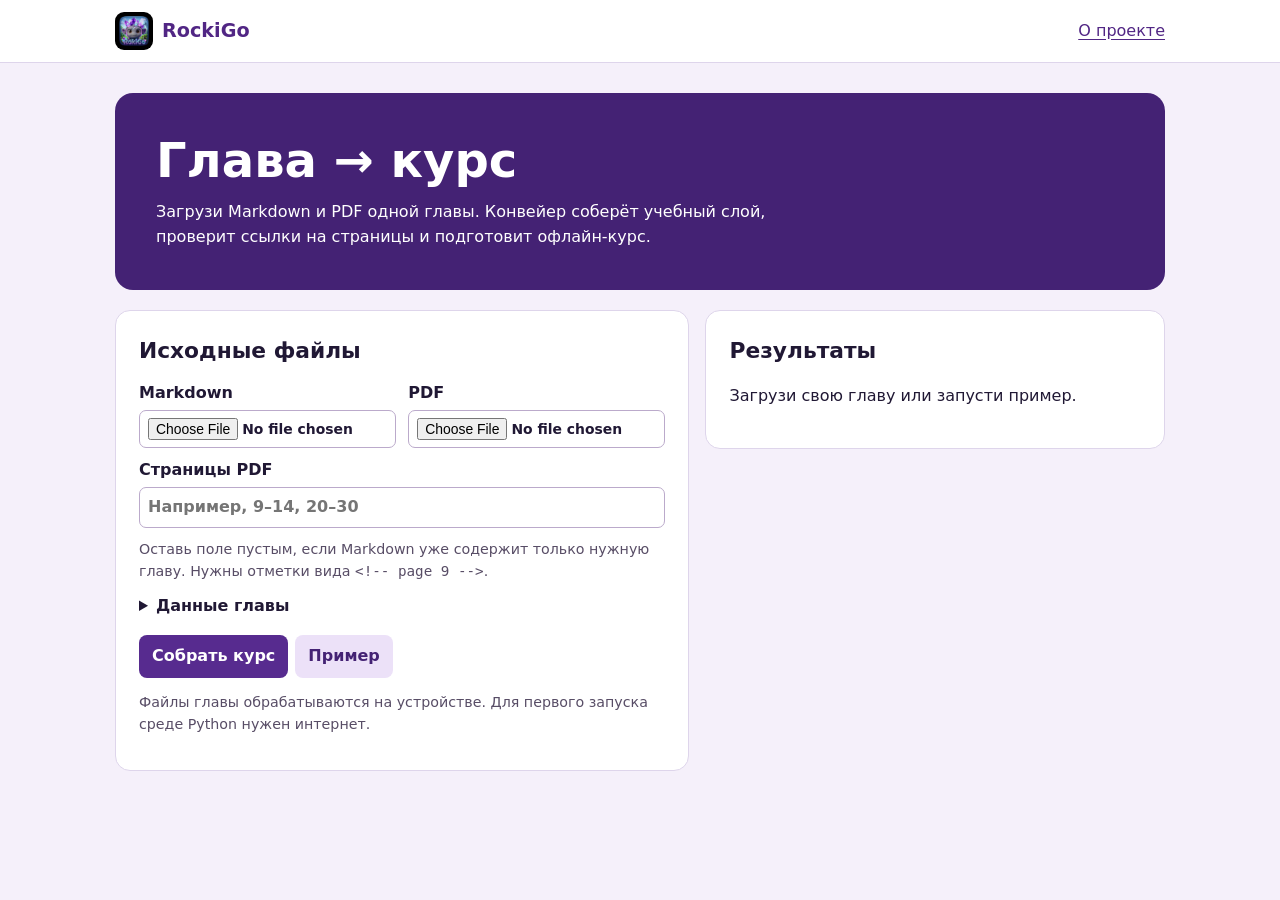
<file: pipeline/index.html>
<!doctype html>
<html lang="ru">
<head>
  <meta charset="utf-8">
  <meta name="viewport" content="width=device-width,initial-scale=1">
  <title>Конвейер · RockiGo</title>
  <link rel="stylesheet" href="./runner.css">
  <script type="module" src="./runner.js"></script>
</head>
<body>
  <header><div class="wrap bar"><a href="../" class="brand"><img src="../assets/logo.jpg" alt="">RockiGo</a><a href="../#project">О проекте</a></div></header>
  <main class="wrap">
    <section class="intro">
      <h1>Глава → курс</h1>
      <p>Загрузи Markdown и PDF одной главы. Конвейер соберёт учебный слой, проверит ссылки на страницы и подготовит офлайн-курс.</p>
    </section>
    <div class="layout">
      <form id="source" class="card">
        <h2>Исходные файлы</h2>
        <div class="files">
          <label>Markdown <input type="file" name="markdown" accept=".md,.markdown,text/markdown" required></label>
          <label>PDF <input type="file" name="pdf" accept=".pdf,application/pdf" required></label>
        </div>
        <label>Страницы PDF <input name="pages" placeholder="Например, 9–14, 20–30" maxlength="120"></label>
        <p class="hint">Оставь поле пустым, если Markdown уже содержит только нужную главу. Нужны отметки вида <code>&lt;!-- page 9 --&gt;</code>.</p>
        <details>
          <summary>Данные главы</summary>
          <div class="details-grid">
            <label>Название <input name="title" maxlength="140"></label>
            <label>Автор <input name="author" maxlength="140"></label>
            <label>Книга <input name="book" maxlength="140"></label>
            <label>Номер первой страницы загруженного PDF <input name="firstPdfPage" type="number" min="1" max="99999" value="1"></label>
            <label>Начальный заголовок <input name="startHeading" maxlength="140" placeholder="Включается в главу"></label>
            <label>Заголовок следующего раздела <input name="endHeading" maxlength="140" placeholder="Исключается из главы"></label>
          </div>
          <p class="hint">Для полного PDF оставь 1. Если файл начинается, например, со страницы 90 по Markdown, укажи 90.</p>
        </details>
        <div class="actions"><button id="run">Собрать курс</button><button type="button" class="secondary" id="sample">Пример</button></div>
        <p class="hint privacy">Файлы главы обрабатываются на устройстве. Для первого запуска среде Python нужен интернет.</p>
      </form>
      <section class="card" id="output" aria-labelledby="output-title">
        <h2 id="output-title">Результаты</h2>
        <p id="status" role="status">Загрузи свою главу или запусти пример.</p>
        <progress id="work" hidden aria-label="Сборка курса"></progress>
        <div id="result" hidden>
          <dl id="stats"></dl>
          <div id="downloads"></div>
        </div>
      </section>
    </div>
  </main>
</body>
</html>
</file>
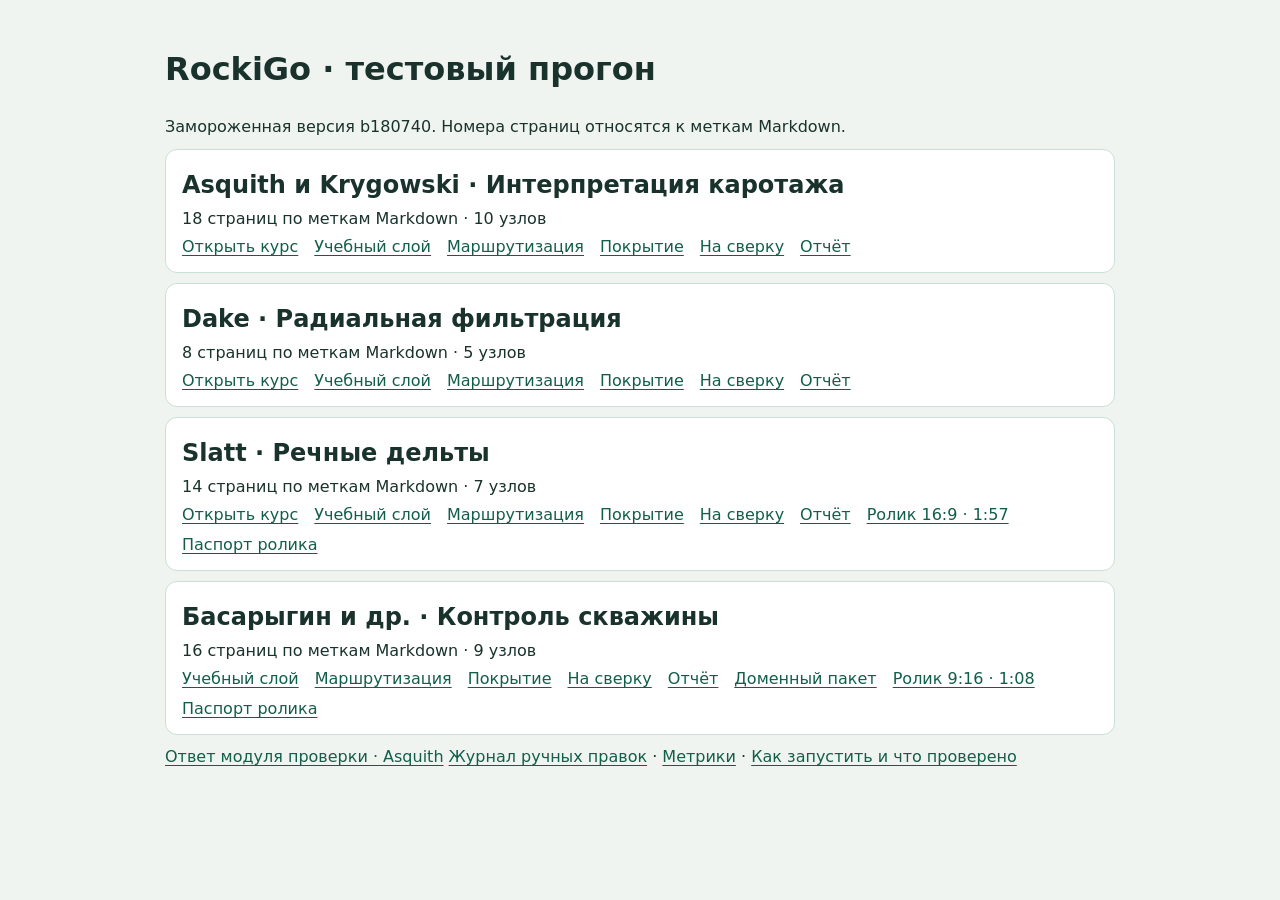
<file: test-results/index.html>
<!doctype html><html lang="ru"><meta charset="utf-8"><meta name="viewport" content="width=device-width,initial-scale=1"><title>RockiGo · Тестовый прогон</title>
<style>body{font:16px/1.5 system-ui;background:#f0f4f1;color:#19322c;max-width:950px;margin:auto;padding:24px 14px}article{background:white;border:1px solid #cadfd8;border-radius:12px;padding:13px 16px;margin:10px 0}p,h2{margin:4px 0}article div{display:flex;flex-wrap:wrap;gap:6px 16px}a{color:#135e4a;text-underline-offset:3px}a:focus-visible{outline:2px solid #613e09}</style>
<h1>RockiGo · тестовый прогон</h1><p>Замороженная версия b180740. Номера страниц относятся к меткам Markdown.</p><main><article><h2>Asquith и Krygowski · Интерпретация каротажа</h2><p>18 страниц по меткам Markdown · 10 узлов</p><div><a href="asquith/RockiGo.html">Открыть курс</a> <a href="asquith/layer.json">Учебный слой</a> <a href="asquith/routing.json">Маршрутизация</a> <a href="asquith/coverage.csv">Покрытие</a> <a href="asquith/review.csv">На сверку</a> <a href="asquith/verification.json">Отчёт</a></div></article><article><h2>Dake · Радиальная фильтрация</h2><p>8 страниц по меткам Markdown · 5 узлов</p><div><a href="dake/RockiGo.html">Открыть курс</a> <a href="dake/layer.json">Учебный слой</a> <a href="dake/routing.json">Маршрутизация</a> <a href="dake/coverage.csv">Покрытие</a> <a href="dake/review.csv">На сверку</a> <a href="dake/verification.json">Отчёт</a></div></article><article><h2>Slatt · Речные дельты</h2><p>14 страниц по меткам Markdown · 7 узлов</p><div><a href="slatt/RockiGo.html">Открыть курс</a> <a href="slatt/layer.json">Учебный слой</a> <a href="slatt/routing.json">Маршрутизация</a> <a href="slatt/coverage.csv">Покрытие</a> <a href="slatt/review.csv">На сверку</a> <a href="slatt/verification.json">Отчёт</a> <a href="slatt/media/slatt.mp4">Ролик 16:9 · 1:57</a> <a href="slatt/media/slatt.passport.json">Паспорт ролика</a></div></article><article><h2>Басарыгин и др. · Контроль скважины</h2><p>16 страниц по меткам Markdown · 9 узлов</p><div><a href="basarygin/layer.json">Учебный слой</a> <a href="basarygin/routing.json">Маршрутизация</a> <a href="basarygin/coverage.csv">Покрытие</a> <a href="basarygin/review.csv">На сверку</a> <a href="basarygin/verification.json">Отчёт</a> <a href="basarygin/../domain-drilling/README.md">Доменный пакет</a> <a href="basarygin/media/basarygin.mp4">Ролик 9:16 · 1:08</a> <a href="basarygin/media/basarygin.passport.json">Паспорт ролика</a></div></article></main><p><a href="review/test_asquith_answer.json">Ответ модуля проверки · Asquith</a> <a href="manual_edits.csv">Журнал ручных правок</a> · <a href="metrics.csv">Метрики</a> · <a href="README.md">Как запустить и что проверено</a></p></html>
</file>
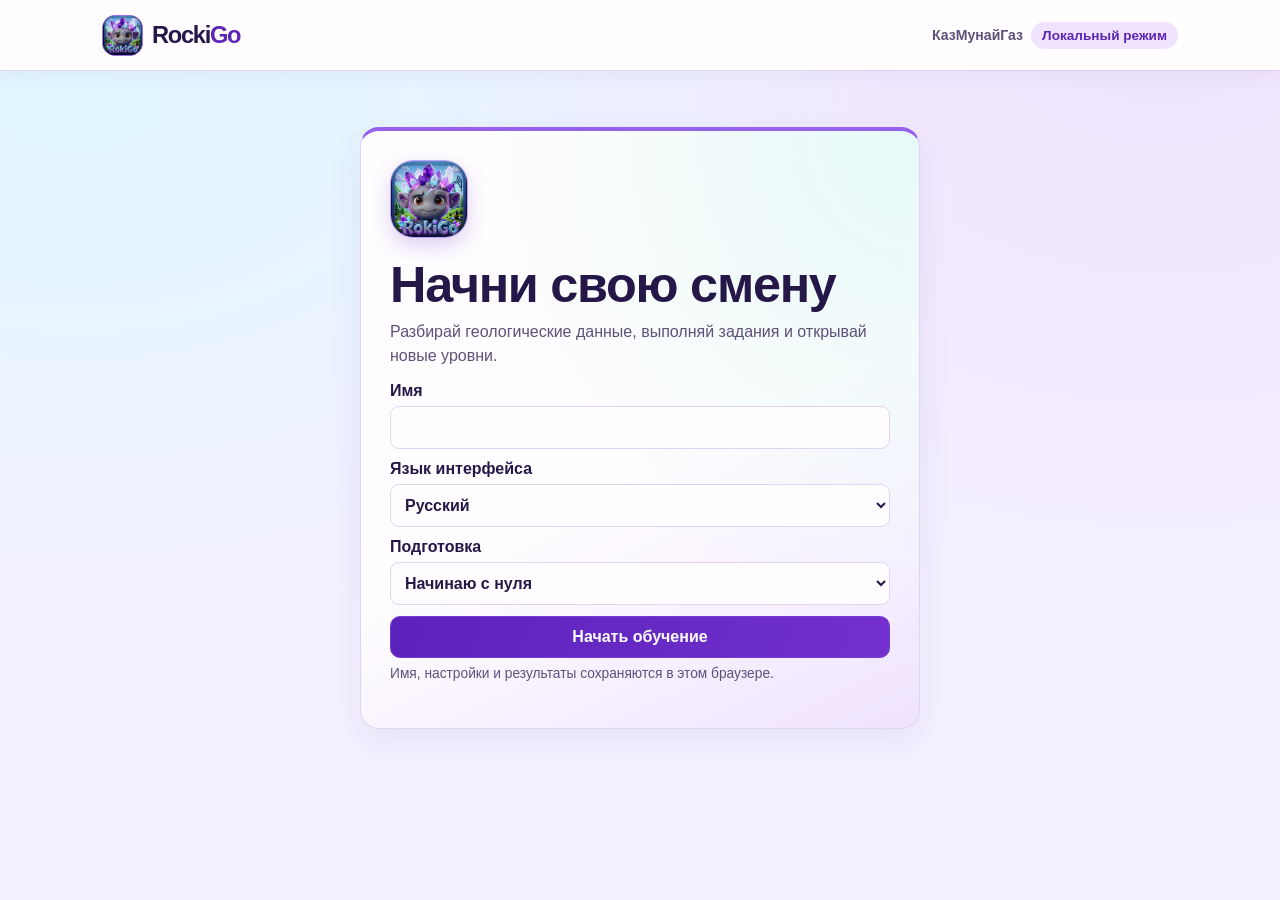
<file: frozen/b180740/index.html>
<!doctype html>
<html lang="ru" data-theme="light">
<head>
<meta charset="utf-8"><meta name="viewport" content="width=device-width, initial-scale=1, viewport-fit=cover">
<meta name="color-scheme" content="light dark"><title>RockiGo</title>
<meta name="rockigo-api" content="https://rockigo-chat.bqbaqlet.workers.dev/">
<style>:root{font-family:"Segoe UI",system-ui,sans-serif;color-scheme:light;--bg:#f4f5fa;--paper:#fff;--ink:#201d35;--muted:#59576b;--line:#dedeea;--accent:#5d41bb;--accent-2:#efe9ff;--ok:#146840;--ok-bg:#e5f7eb;--bad:#9d332f;--bad-bg:#fff0ed;--shadow:0 14px 46px #40316b12}
:root[data-theme=dark]{color-scheme:dark;--bg:#151421;--paper:#211f31;--ink:#f5f0ff;--muted:#c1bad4;--line:#433a59;--accent:#c7b5ff;--accent-2:#352857;--ok:#b6edc4;--ok-bg:#273c33;--bad:#ffb8ae;--bad-bg:#4a2b32;--shadow:none}
*,*::before,*::after{box-sizing:border-box}body{margin:0;background:var(--bg);color:var(--ink);min-width:0}button,input,select,textarea{font:inherit}button,a,input,select,textarea{-webkit-tap-highlight-color:transparent}button{cursor:pointer}button:disabled{cursor:default;opacity:.58}[hidden]{display:none!important}
a{color:var(--accent);text-underline-offset:3px}button:focus-visible,a:focus-visible,input:focus-visible,select:focus-visible,textarea:focus-visible,summary:focus-visible{outline:3px solid #9068ff;outline-offset:3px}
.skip{position:absolute;left:12px;top:12px;z-index:10;background:var(--paper);padding:10px;transform:translateY(-180%)}.skip:focus{transform:none}
.wrap{max-width:1136px;margin:auto;padding-inline:30px}.top{background:var(--paper);border-bottom:1px solid var(--line)}.top-inner{min-height:70px;display:flex;align-items:center;justify-content:space-between;gap:10px}.brand{display:flex;align-items:center;gap:0;color:var(--ink);font-size:1.48rem;font-weight:850;letter-spacing:-.055em;text-decoration:none}.brand>span:last-child{color:var(--accent)}.brand-mark{position:relative;width:33px;height:33px;margin-right:9px;border-radius:10px;background:#6546c5}.brand-mark::before{content:"";position:absolute;inset:7px 5px;background:#ecf8a5;clip-path:polygon(50% 0,98% 85%,73% 100%,20% 100%,0 81%)}.brand-mark::after{content:"";position:absolute;inset:13px 9px 8px;background:#795bd4;clip-path:polygon(51% 0,100% 100%,62% 100%,50% 55%,32% 100%,0 100%)}
.top-right{display:flex;align-items:center;gap:8px;font-size:.88rem}.pill{display:inline-flex;align-items:center;gap:4px;background:var(--accent-2);color:var(--accent);font-weight:750;border-radius:99px;padding:6px 11px;font-size:.85rem}.camp{color:var(--muted);font-weight:600}.wrap#main{padding-top:26px;padding-bottom:114px}.screen-header{margin:0 0 19px}.screen-header h1,.setup h1{font-size:clamp(2rem,5vw,3.15rem);line-height:1.08;letter-spacing:-.056em;margin:0 0 8px}.screen-header p,.lead,.muted{color:var(--muted);line-height:1.5}.screen-header p,.lead{margin:0}.section-title{font-size:1.29rem;letter-spacing:-.027em;margin:0 0 10px}.card-block{margin-top:21px}
.grid{display:grid;grid-template-columns:repeat(2,minmax(0,1fr));gap:14px}.row-card,.card{background:var(--paper);border:1px solid var(--line);border-radius:16px;padding:17px;min-width:0}.card{box-shadow:var(--shadow)}.row-card h2,.row-card h3,.card h2,.card h3{margin:0 0 7px;letter-spacing:-.025em}.row-card p,.card p{margin:6px 0;line-height:1.5}.stack{display:grid;gap:10px}.row-card{display:flex;align-items:center;justify-content:space-between;gap:12px}.row-card>div{min-width:0}.row-card p{overflow-wrap:anywhere}.actions{display:flex;gap:8px;align-items:center;flex-wrap:wrap;margin-top:13px}
.btn{display:inline-flex;justify-content:center;align-items:center;min-height:42px;white-space:normal;text-align:center;padding:9px 13px;border:1px solid var(--line);border-radius:10px;background:var(--paper);color:var(--ink);font-weight:700;text-decoration:none;line-height:1.25}.btn:hover:not(:disabled){filter:brightness(.95)}.btn.primary{background:#6244c4;border-color:#6244c4;color:#fff}.btn.positive{background:#dff29f;border-color:#dff29f;color:#272d16}.btn.soft{background:var(--accent-2);border-color:transparent;color:var(--accent)}.btn.block{width:100%}.row-card .btn{flex:none}
.hero{border-radius:22px;min-height:235px;background:#32205c;color:white;padding:clamp(21px,4vw,36px);display:flex;align-items:center;justify-content:space-between;gap:20px;overflow:hidden;position:relative}.hero-copy{z-index:1;min-width:0;max-width:670px}.hero .pill{background:#584380;color:#f2e8ff}.hero h1{font-size:clamp(2rem,5.7vw,3.6rem);line-height:1.02;letter-spacing:-.065em;margin:12px 0 10px;overflow-wrap:anywhere}.hero p{color:#e2d7f7;margin:0;max-width:56ch;line-height:1.44}.terrain{position:absolute;right:-25px;bottom:-14px;width:min(40%,370px);height:100%;overflow:hidden;opacity:.9;pointer-events:none}.terrain i{position:absolute;inset:0;background:#7450bd;clip-path:polygon(0 84%,31% 42%,50% 60%,75% 20%,100% 51%,100% 100%,0 100%)}.terrain i:nth-child(2){background:#a684e2;clip-path:polygon(0 94%,35% 62%,52% 78%,79% 46%,100% 62%,100% 100%,0 100%)}.terrain i:nth-child(3){background:#d0b8ff;clip-path:polygon(21% 100%,37% 80%,57% 94%,82% 68%,100% 78%,100% 100%)}.terrain i:nth-child(4){width:26px;height:26px;inset:42px 35px auto auto;background:#e5fb9f;border-radius:50%;clip-path:none}
.progress-bar{height:11px;background:var(--accent-2);border-radius:99px;overflow:hidden;margin:12px 0}.progress-bar span{display:block;background:#8c68e0;border-radius:99px;height:100%;max-width:100%}.goal{font-size:.93rem;display:flex;align-items:center;gap:8px;margin-top:8px;color:var(--muted)}.goal b{display:grid;place-items:center;width:22px;height:22px;border-radius:50%;background:var(--accent-2);color:var(--accent);flex:none}.goal .done{background:var(--ok-bg);color:var(--ok)}
.bottom{position:fixed;left:0;right:0;bottom:0;z-index:4;background:var(--paper);border-top:1px solid var(--line);padding:7px 0 max(7px,env(safe-area-inset-bottom));box-shadow:0 -5px 24px #11101e0c}.nav-inner{width:min(calc(100% - 26px),910px);margin:auto;display:grid;grid-template-columns:repeat(7,minmax(0,1fr));gap:5px}.nav-inner button{background:transparent;color:var(--muted);border:0;border-radius:11px;display:grid;place-items:center;gap:3px;min-height:51px;padding:4px 1px;font-weight:700;font-size:.76rem;min-width:0}.nav-inner button[aria-current=page]{background:var(--accent-2);color:var(--accent)}.nav-icon{font-size:1.27rem;line-height:1}.nav-label{white-space:normal;max-width:100%;overflow-wrap:anywhere}
.setup{max-width:560px;margin:30px auto 0}.setup .card{padding:clamp(18px,5vw,29px)}.setup p{margin-bottom:14px}.setup label,.profile-form label{display:grid;gap:6px;margin:11px 0;font-weight:650}.field{width:100%;min-height:43px;border:1px solid var(--line);border-radius:9px;padding:8px 10px;background:var(--paper);color:var(--ink)}textarea.field{resize:vertical}.hint{font-size:.86rem;color:var(--muted)}.read p{max-width:72ch}.book-note{font-size:.85rem;text-decoration:underline;text-underline-offset:3px}.good{color:var(--ok)}.bad{color:var(--bad)}
.quiz{max-width:770px}.quiz h2{margin:9px 0 13px}.option{display:flex;align-items:flex-start;gap:9px;padding:9px 11px;margin:7px 0;border:1px solid var(--line);border-radius:10px;line-height:1.4}.option:has(input:checked){background:var(--accent-2);border-color:var(--accent)}.option input{accent-color:#6546c5;flex:none;margin:4px 0 0}.order-list{padding-left:26px}.order-list li{padding:5px}.order-list button{min-height:33px;margin-left:5px;padding:3px 7px}
.review{border-radius:10px;background:var(--accent-2);padding:11px 12px;margin:10px 0}.correct-note{background:var(--ok-bg)}.wrong-note{background:var(--bad-bg)}.review p{margin:5px 0}.metric{font-size:clamp(2.5rem,8vw,4rem);font-weight:820;line-height:1.1;color:var(--accent);letter-spacing:-.07em}.video-list{display:grid;grid-template-columns:repeat(3,minmax(0,1fr));gap:12px}.video-cover{height:82px;display:grid;place-items:center;border-radius:10px;background:var(--accent-2);color:var(--accent);font-size:1.6rem;margin-bottom:10px}.row-card video,.card video{width:100%;max-height:350px}
.chat{max-width:790px}.chat-log{display:grid;gap:10px;max-height:min(54vh,520px);overflow:auto;padding:4px 2px 12px}.bubble{max-width:88%;border:1px solid var(--line);border-radius:12px;background:var(--paper);padding:10px 12px;overflow-wrap:anywhere}.bubble.me{background:var(--accent-2);justify-self:end}.chat-form{display:grid;grid-template-columns:minmax(0,1fr) auto;gap:7px;margin-top:10px}.notice{position:fixed;bottom:80px;left:50%;transform:translateX(-50%);width:min(calc(100% - 30px),530px);background:#30234e;color:#fff;border-radius:10px;padding:10px 13px;z-index:8;box-shadow:var(--shadow)}
@media(max-width:720px){.wrap{padding-inline:16px}.top-inner{min-height:58px}.wrap#main{padding-top:16px}.grid{grid-template-columns:1fr}.video-list{grid-template-columns:repeat(2,minmax(0,1fr))}.camp{display:none}.nav-inner{width:calc(100% - 10px);gap:1px}.nav-inner button{font-size:.68rem;text-align:center}.hero{min-height:205px}.terrain{width:52%;opacity:.46}.row-card{align-items:flex-start}.row-card .btn{max-width:41%}.setup{margin-top:9px}}
@media(max-width:390px){.nav-inner button{font-size:.64rem}.video-list{grid-template-columns:repeat(2,minmax(0,1fr))}.row-card{flex-wrap:wrap}.row-card .btn{max-width:none}}
.read details{margin-top:9px;border:1px solid var(--line);border-radius:10px;padding:0 10px 1px}.read summary{min-height:43px;padding:10px 2px;cursor:pointer;font-weight:700}.read details[open]{padding-bottom:11px}.read-fact{padding:4px 0 8px;border-top:1px solid var(--line)}.review .btn+.btn{margin-left:5px}.row-card h3{font-size:1.05rem}

:root {
  --bg: #f4f0ff;
  --paper: #fffdff;
  --ink: #251747;
  --muted: #5e5079;
  --line: #dfd4f2;
  --accent: #5d26b6;
  --accent-2: #efe3ff;
  --mint: #c2ffea;
  --lesson-surface: #e6f9f7;
  --page-wash: #dff6ff;
  --shadow: 0 12px 34px #48258c13;
}

:root[data-theme=dark] {
  --bg: #171024;
  --paper: #231734;
  --ink: #f8f0ff;
  --muted: #d3c3e8;
  --line: #4d3969;
  --accent: #d5b7ff;
  --accent-2: #3c2459;
  --lesson-surface: #19363e;
  --page-wash: #1e3049;
  --shadow: 0 12px 34px #0500103b;
}

body {
  background:
    radial-gradient(ellipse at 6% 10%, var(--page-wash), transparent 48%),
    radial-gradient(ellipse at 91% 0%, var(--accent-2), transparent 48%),
    var(--bg);
  min-height: 100vh;
}

.top {
  background: var(--paper);
  box-shadow: 0 4px 18px #3513690d;
}

.brand-mark, .setup-logo, .mascot-poster {
  position: relative;
  overflow: hidden;
  isolation: isolate;
}

.brand-mark {
  width: 41px;
  height: 41px;
  border: 1px solid #9870eb;
  border-radius: 13px;
  background: #251351;
}

.brand-mark::before, .brand-mark::after { content: none; }

.brand-image {
  position: absolute;
  display: block;
  width: 237%;
  max-width: none;
  top: -14%;
  left: 50%;
  transform: translateX(-50%);
}

.setup-logo {
  width: 78px;
  aspect-ratio: 1;
  margin-bottom: 20px;
  border: 1px solid #bfa2ff;
  border-radius: 23px;
  box-shadow: 0 8px 20px #662ebd35;
}

.setup .card {
  border-top: 4px solid #9661ec;
  background:
    radial-gradient(ellipse at 100% 0%, var(--lesson-surface), transparent 57%),
    linear-gradient(154deg, var(--paper) 55%, var(--accent-2));
}

.hero {
  min-height: 325px;
  color: #fff;
  border: 1px solid #a47bf4;
  border-radius: 28px;
  background:
    radial-gradient(ellipse at 87% 33%, #3c83cc78, transparent 47%),
    linear-gradient(119deg, #29114f 3%, #4b1d8c 56%, #562aa6);
  box-shadow: 0 18px 46px #50259d3a;
}

.hero::before {
  content: "";
  position: absolute;
  inset: 0;
  opacity: .65;
  pointer-events: none;
  background:
    linear-gradient(128deg, transparent 58%, #c396ff43 58.2% 58.45%, transparent 58.6%),
    linear-gradient(149deg, transparent 70%, #a3e7ff38 70.2% 70.4%, transparent 70.6%),
    linear-gradient(33deg, transparent 75%, #bc93ff38 75.2% 75.4%, transparent 75.6%);
}

.hero-copy { flex: 1 1 420px; }
.hero p { color: #f0e2ff; }
.hero .pill { background: #fff2; color: #fef7ff; border: 1px solid #fff4; }
.hero .btn.positive {
  background: var(--mint);
  border-color: var(--mint);
  color: #192941;
  box-shadow: 0 6px 19px #44e7c23d;
}

.btn.primary {
  background: linear-gradient(112deg, #5b22bb, #7330ce);
  border-color: #743bd0;
  color: #fff;
}
.btn.soft { border-color: var(--line); }
.card, .row-card { border-radius: 19px; }
.progress-card, .lesson-card { padding: clamp(17px,2.7vw,24px); }
.progress-card {
  border-inline-start: 3px solid #a878f6;
  background: linear-gradient(128deg, var(--paper) 40%, var(--accent-2));
}
.lesson-card {
  border-inline-start: 3px solid #35b8ac;
  background: linear-gradient(128deg, var(--paper) 40%, var(--lesson-surface));
}
.progress-bar { height: 12px; }
.progress-bar span { background: linear-gradient(90deg, #6b2dd1, #9956e7 54%, #168980); }
.option input { accent-color: var(--accent); }
.video-cover { background: linear-gradient(135deg, var(--accent-2), var(--lesson-surface)); color: var(--accent); }
.notice { background: #3a195d; }

.bottom { box-shadow: 0 -8px 34px #2c184418; }
.nav-inner button { border-radius: 13px; }
.nav-inner button[aria-current=page] {
  background: linear-gradient(144deg, var(--accent-2), var(--lesson-surface));
  color: var(--accent);
  box-shadow: inset 0 0 0 1px var(--line);
}
.nav-inner button:hover:not([aria-current=page]) { background: var(--accent-2); color: var(--accent); }

.mascot {
  display: grid;
  grid-template-rows: minmax(120px,1fr) auto;
  position: relative;
  align-items: center;
  isolation: isolate;
  justify-items: center;
  flex: 0 1 clamp(275px,37vw,440px);
  height: clamp(265px,28vw,325px);
  min-width: 0;
}

.mascot-glow {
  position: absolute;
  z-index: -1;
  inset: 6% 4% 8%;
  pointer-events: none;
  background:
    radial-gradient(ellipse 43% 39% at 53% 61%, #75f9e58f, #7dddfd28 58%, transparent),
    radial-gradient(ellipse 46% 43% at 52% 44%, #af74ffb8, transparent);
}

.mascot-glow::before {
  content: "";
  position: absolute;
  inset: 6% 11% 6%;
  background:
    linear-gradient(130deg, #e2caffb5, #a285ff34 40%, #8cffff24 59%, #affdfb8a),
    linear-gradient(57deg, transparent 35%, #d6d2ff55 35.5% 36%, transparent 36.5% 64%, #c4ffff5c 64.5% 65%, transparent 65.5%);
  clip-path: polygon(52% 0, 87% 22%, 100% 59%, 74% 88%, 35% 100%, 0 68%, 15% 25%);
}

.mascot-glow::after {
  content: "";
  position: absolute;
  inset: 64% 14% 7%;
  border: 1px solid #b3f9ff98;
  border-radius: 50%;
  box-shadow: 0 0 23px #8be1ff6f, inset 0 0 22px #8be1ff59;
}

.mascot-poster {
  grid-area: 1 / 1;
  width: clamp(92px,15vw,134px);
  aspect-ratio: 1;
  border-radius: 23%;
  box-shadow: 0 6px 28px #6837aa5b;
}

.mascot model-viewer {
  display: block;
  width: 100%;
  height: 100%;
  min-height: 0;
  grid-area: 1 / 1;
  opacity: 0;
  outline-offset: -4px;
}

.mascot[data-ready="true"] model-viewer { opacity: 1; }
.mascot model-viewer::part(default-progress-bar) { display: none; }

.mascot .mascot-button {
  z-index: 1;
  min-height: 38px;
  padding-inline: 13px;
  border: 1px solid #decaff;
  border-radius: 100px;
  background: #f4e9ff;
  color: #411973;
  font-size: .83rem;
  box-shadow: 0 4px 12px #25134723;
}

.rocky-banner {
  display: flex;
  align-items: center;
  justify-content: space-between;
  gap: 12px;
  padding: 14px clamp(14px,3vw,26px);
  margin: 0 0 14px;
  max-width: 790px;
  border: 1px solid #b898ed;
  border-radius: 22px;
  background:
    radial-gradient(ellipse at 91% 32%, var(--lesson-surface), transparent 54%),
    linear-gradient(138deg, var(--paper) 10%, var(--accent-2) 70%);
  box-shadow: var(--shadow);
}

.rocky-banner .screen-header { margin: 0; }
.rocky-banner .mascot { height: 222px; flex-basis: clamp(174px,29vw,278px); }
.rocky-banner .mascot-glow { inset: 5% 2% 10%; }
.chat .chat-status { display: flex; align-items: center; gap: 8px; margin: 0 0 12px; }
.chat-status::before {
  content: "";
  width: 8px;
  height: 8px;
  flex: 0 0 8px;
  border-radius: 50%;
  background: #9662e2;
  box-shadow: 0 0 0 3px var(--accent-2);
}
.chat-status.is-connected::before { background: #21897e; box-shadow: 0 0 0 3px var(--lesson-surface); }
.chat-log { background: var(--bg); border: 1px solid var(--line); border-radius: 15px; padding: 10px; }
.chat-form { margin-top: 12px; }
.bubble { width: fit-content; }
.bubble.me { border-color: var(--line); }
.chat-commands { margin-top: 11px; }

@media (max-width:620px) {
  .hero { display: grid; gap: 13px; padding: 17px; border-radius: 22px; }
  .hero h1 { font-size: clamp(1.75rem,7vw,2.6rem); }
  .hero .mascot { grid-row: 1; width: 100%; height: clamp(208px,64vw,269px); }
  .hero .mascot-glow { width: min(95%,290px); margin-inline: auto; }
  .hero-copy { width: 100%; }
  .rocky-banner {
    display: grid;
    grid-template-columns: minmax(0,1fr) minmax(112px,43%);
    padding: 11px;
  }
  .rocky-banner .screen-header h1 { font-size: clamp(1.65rem,7vw,2.15rem); }
  .rocky-banner .screen-header p { font-size: .9rem; }
  .rocky-banner .mascot {
    grid-template-rows: minmax(92px,1fr) auto;
    height: 150px;
  }
  .rocky-banner .mascot-button { min-height: 38px; padding: 4px 8px; font-size: .74rem; }
  .rocky-banner .mascot-poster { width: min(100%,84px); }
}
.book-fact-actions {
  display: flex;
  align-items: center;
  flex-wrap: wrap;
  gap: .4rem;
}

.book-fact-actions .btn,
.book-model-controls .btn {
  min-height: 44px;
  padding: .45rem .7rem;
  font-size: .875rem;
  line-height: 1.2;
}

.book-fact-actions .btn[aria-expanded="true"] {
  border-color: var(--accent);
  background: var(--accent);
  color: var(--paper);
}

.book-fact-panel {
  margin-top: .6rem;
  padding: .75rem;
  border: 1px solid var(--line);
  border-radius: .8rem;
  background: var(--bg);
}

.read-fact .book-fact-panel p { margin: 0; }
.read-fact .book-fact-panel .book-model-caption { margin-top: .3rem; }
.book-model { margin: 0; }
.book-model figcaption { margin-bottom: .6rem; }
.book-model figcaption strong { font-size: 1.08rem; }
.book-model-stage {
  border: 1px solid #40616a;
  border-radius: .95rem;
  box-shadow: inset 0 0 24px #07141d9c;
  background:
    radial-gradient(ellipse at 50% 72%, #528b8242, transparent 54%),
    linear-gradient(#83cfc00e 1px, transparent 1px) center / 25px 25px,
    linear-gradient(90deg, #83cfc00e 1px, transparent 1px) center / 25px 25px,
    radial-gradient(ellipse at 50% 42%, #284c55 0%, #102c3c 63%, #0b202e);
  overflow: hidden;
}
.book-model canvas {
  display: block;
  width: 100%;
  height: auto;
  cursor: grab;
  touch-action: pan-y;
}
.book-model canvas:active { cursor: grabbing; }
.book-model-controls {
  display: flex;
  align-items: center;
  flex-wrap: wrap;
  gap: .4rem .55rem;
  margin-top: .55rem;
}
.book-view-tabs, .book-orbit-buttons, .book-model-legend {
  display: flex;
  flex-wrap: wrap;
  align-items: center;
  gap: .35rem;
}
.book-view-tabs .btn[aria-pressed="true"] {
  background: var(--accent);
  border-color: var(--accent);
  color: var(--paper);
}
.book-model-legend { margin-top: .65rem; gap: .35rem .8rem; }
.book-model-key {
  display: inline-flex;
  align-items: center;
  gap: .38rem;
  font-size: .875rem;
}
.book-model-key i {
  width: .68rem;
  height: .68rem;
  border-radius: 50%;
  background: var(--key-color);
  box-shadow: 0 0 0 1px #39556178;
  flex: 0 0 .68rem;
}
.book-depth-control {
  display: flex;
  align-items: center;
  flex-wrap: wrap;
  gap: .2rem .7rem;
  flex: 1 0 100%;
  font-size: .875rem;
}
.book-depth-control input { flex: 1 1 7rem; min-height: 34px; accent-color: var(--accent); }
.read-fact .book-fact-panel .book-model-note { color: var(--muted); font-size: .83rem; margin-top: .5rem; }

:root {
  --test-map-ground: #e4f5eb;
  --test-map-slope: #bceadd;
  --test-map-contour: #488a7b49;
  --trail: #a8ccc8;
  --trail-reached: #48a6a1;
  --trail-inset: #f4fffb;
  --test-ready: #622fc2;
  --test-locked: #466c71;
  --test-correct: #096851;
  --test-correct-bg: #dcf6e9;
  --test-incorrect: #a32c63;
  --test-incorrect-bg: #fff0f5;
}

:root[data-theme=dark] {
  --test-map-ground: #112d36;
  --test-map-slope: #20484a;
  --test-map-contour: #85c7bd43;
  --trail: #44686d;
  --trail-reached: #439c9a;
  --trail-inset: #a7d9d0;
  --test-ready: #dabcff;
  --test-locked: #b9d9dd;
  --test-correct: #9aefd1;
  --test-correct-bg: #193c3a;
  --test-incorrect: #ffbad3;
  --test-incorrect-bg: #47233d;
}

.test-question-header, .test-result-header {
  color: #fff8ff;
  border: 1px solid #996be2;
  border-radius: 26px;
  background:
    radial-gradient(ellipse at 96% 0%, #1baba779, transparent 56%),
    linear-gradient(118deg, #2d154f, #4c218b 60%, #442d84);
  box-shadow: 0 14px 36px #47208628;
}

.wrap#main.test-map-screen { max-width: none; padding: 0; }

.test-map-board {
  --map-ink: #1b413d;
  --map-muted: #335b53;
  --map-water: #87cfc3;
  --map-water-edge: #daf4e7;
  --map-land: #bce7d1;
  --map-land-edge: #92c9ae;
  --map-machine: #386e63;
  --map-metal: #e6efc5;
  --map-rock: #d1c095;
  --map-strata: #8e815f;
  --map-crystal: #8e67b5;
  --map-crystal-light: #d7c3ee;
  position: relative;
  isolation: isolate;
  overflow: hidden;
  min-height: calc(100svh - 58px);
  padding: 0 0 calc(90px + env(safe-area-inset-bottom, 0px));
  background:
    radial-gradient(ellipse at 97% 20%, var(--test-map-slope), transparent 62%),
    radial-gradient(ellipse at 0 78%, var(--test-map-slope), transparent 64%),
    var(--test-map-ground);
}

:root[data-theme=dark] .test-map-board {
  --map-ink: #f2f9ec;
  --map-muted: #c3e1d6;
  --map-water: #367980;
  --map-water-edge: #5f9b95;
  --map-land: #294d49;
  --map-land-edge: #456f60;
  --map-machine: #88bbaa;
  --map-metal: #3f6861;
  --map-rock: #746449;
  --map-strata: #c6ad7b;
  --map-crystal: #aa86d0;
  --map-crystal-light: #e0c8f2;
}

.test-map-intro {
  display: grid;
  grid-template-columns: minmax(0,1fr) minmax(220px,35%);
  align-items: center;
  gap: 16px;
  margin-inline: auto;
  padding: 10px clamp(20px,5vw,57px);
  max-width: 1120px;
  min-height: 215px;
  color: var(--map-ink);
}

.test-route-header .screen-header { margin: 0 0 13px; }
.test-route-header .screen-header h1 { margin-bottom: 6px; }
.test-route-header .screen-header p { max-width: 43ch; color: var(--map-muted); }
.test-route-summary {
  display: inline-flex;
  align-items: center;
  flex-wrap: wrap;
  gap: 2px 10px;
  padding: 6px 11px;
  border: 1px solid var(--map-land-edge);
  border-radius: 99px;
  background: var(--paper);
  color: var(--map-ink);
}
.test-route-summary strong { color: var(--test-correct); font-size: 1.13rem; line-height: 1.1; white-space: nowrap; }
.test-route-summary span { font-size: .8rem; font-weight: 700; }
.test-route-next { display: flex; flex-wrap: wrap; align-items: center; gap: 6px 10px; margin-top: 9px; }
.test-route-next p { margin: 0; color: var(--map-muted); font-size: .86rem; font-weight: 650; }
.test-route-next .btn { min-height: 36px; padding: 5px 9px; }

.test-map-intro .mascot {
  grid-template-rows: minmax(0,1fr);
  width: 100%;
  height: clamp(181px,22vw,254px);
}

.test-map-trail { position: absolute; inset: 0; z-index: -1; width: 100%; height: 100%; pointer-events: none; }
.test-map-list { list-style: none; max-width: 920px; margin: 0 auto; padding: 0 20px 15px; }
.test-stop { --node-x: 28%; --node-size: 65px; }
.test-stop:nth-child(7n + 2) { --node-x: 69%; }
.test-stop:nth-child(7n + 3) { --node-x: 78%; }
.test-stop:nth-child(7n + 4) { --node-x: 48%; }
.test-stop:nth-child(7n + 5) { --node-x: 22%; }
.test-stop:nth-child(7n + 6) { --node-x: 41%; }
.test-stop:nth-child(7n + 7) { --node-x: 68%; }

.test-stop-action {
  all: unset;
  box-sizing: border-box;
  width: 100%;
  min-height: 126px;
  display: grid;
  grid-template-columns: minmax(0,1fr) minmax(112px,30%) minmax(0,1fr);
  align-items: center;
  gap: 8px;
  color: var(--ink);
  cursor: pointer;
}

.test-stop-action:disabled { cursor: default; opacity: 1; }
.test-stop-action:focus-visible { outline: 3px solid var(--test-ready); outline-offset: 0; border-radius: 16px; }
.test-stop-marker {
  grid-area: 1 / 2;
  display: grid;
  place-items: center;
  position: relative;
  left: clamp(calc(var(--node-size) / 2),var(--node-x),calc(100% - var(--node-size) / 2));
  transform: translateX(-50%);
  width: var(--node-size);
  aspect-ratio: 1;
  border: 2px solid #9bbfbc;
  border-radius: 39% 45% 38% 41%;
  background: linear-gradient(143deg, #f8fffb, #cfe5e2);
  color: #50716d;
  box-shadow: 0 5px 0 #779d9b, 0 8px 18px #225c5530;
  font-size: 1.9rem;
  line-height: 1;
  font-weight: 850;
}

.test-stop[data-state="ready"] .test-stop-marker {
  border-color: #dbbcff;
  color: #fff;
  background: linear-gradient(145deg, #a86ae9, #5f2ab6 65%);
  box-shadow: 0 5px 0 #47217f, 0 0 0 5px #995ce638, 0 9px 22px #5c2aa746;
  padding-bottom: .12em;
  font-size: 2.25rem;
}

.test-stop[data-state="passed"] .test-stop-marker {
  border-color: #f5fff6;
  color: #12574c;
  background: linear-gradient(145deg, #d9fff0, #70dfb9);
  box-shadow: 0 5px 0 #389884, 0 8px 18px #225c5530;
}

.test-stop[data-state="locked"] .test-stop-marker::before {
  content: "";
  width: 17px;
  height: 14px;
  margin-top: 6px;
  border-radius: 4px;
  background: currentColor;
}
.test-stop[data-state="locked"] .test-stop-marker::after {
  content: "";
  position: absolute;
  width: 11px;
  height: 10px;
  top: calc(50% - 11px);
  border: 2px solid currentColor;
  border-radius: 7px 7px 0 0;
}
.test-stop[data-state="waiting"] .test-stop-marker::before {
  content: "";
  width: 22px;
  height: 22px;
  border: 2px solid currentColor;
  border-radius: 50%;
}
.test-stop[data-state="waiting"] .test-stop-marker::after {
  content: "";
  position: absolute;
  width: 7px;
  height: 7px;
  left: calc(50% - 1px);
  bottom: calc(50% - 1px);
  border-bottom: 2px solid currentColor;
  border-left: 2px solid currentColor;
}

.test-stop-info {
  grid-area: 1 / 3;
  display: grid;
  gap: 4px;
  width: min(100%,222px);
  min-width: 0;
  padding: 10px 12px;
  border-radius: 15px;
  border: 1px solid var(--line);
  background: var(--paper);
  box-shadow: 0 4px 12px #275c5520;
  overflow-wrap: anywhere;
}
.test-stop:nth-child(even) .test-stop-info { grid-column: 1; justify-self: end; text-align: right; }
.test-stop-meta { color: var(--muted); font-size: .75rem; font-weight: 700; line-height: 1.25; }
.test-stop-title { font-size: clamp(.94rem,2vw,1.09rem); line-height: 1.18; font-weight: 780; }
.test-stop-state { color: var(--test-locked); font-size: .82rem; line-height: 1.25; font-weight: 720; }
.test-stop[data-state="ready"] .test-stop-info { border-color: var(--test-ready); }
.test-stop[data-state="ready"] .test-stop-state { color: var(--test-ready); }
.test-stop[data-state="passed"] .test-stop-state { color: var(--test-correct); }
.test-stop-action:hover:not(:disabled) .test-stop-info { background: var(--accent-2); }

.test-quiz, .test-results { max-width: 780px; margin-inline: auto; }
.test-question-header { padding: clamp(15px,3.5vw,28px); margin-bottom: 16px; }
.test-question-nav { display: flex; align-items: center; justify-content: space-between; gap: 9px; }
.test-back { flex: 0 1 auto; }
.test-back::before { content: "←"; margin-inline-end: .45em; }
.test-question-step { color: #f6e9ff; font-size: .9rem; font-weight: 700; text-align: right; }
.test-question-progress { display: flex; gap: 5px; margin: 17px 0 12px; }
.test-question-progress span { flex: 1; height: 8px; border-radius: 8px; background: #eddcff40; }
.test-question-progress [data-state="current"] { background: #e5c2ff; }
.test-question-progress [data-state="correct"] { background: #98ffda; }
.test-question-progress [data-state="incorrect"] { background: #ffb5d2; }
.test-question-topic { margin: 0; color: #f2ddff; font-size: .94rem; line-height: 1.35; font-weight: 730; }
.test-question { padding: clamp(17px,4vw,33px); }
.test-question h1 { margin: 0 0 11px; font-size: clamp(1.4rem,4.4vw,2.13rem); line-height: 1.2; letter-spacing: -.032em; }
.test-question .answers { margin-top: 18px; }
.test-question .option {
  align-items: center;
  min-height: 55px;
  gap: 12px;
  padding: 10px 13px;
  border-width: 2px;
  border-radius: 14px;
  cursor: pointer;
}
.test-question .option:hover:not(:has(:disabled)) { border-color: var(--accent); }
.test-question .option input { width: 19px; height: 19px; margin: 0; }
.test-question .option:has(:disabled) { cursor: default; }
.test-question .option[data-feedback="correct"] { border-color: var(--test-correct); background: var(--test-correct-bg); }
.test-question .option[data-feedback="incorrect"] { border-color: var(--test-incorrect); background: var(--test-incorrect-bg); }
.test-question .option[data-feedback]::after { margin-inline-start: auto; color: var(--test-correct); font-weight: 900; content: "✓"; }
.test-question .option[data-feedback="incorrect"]::after { color: var(--test-incorrect); content: "×"; }
.test-question .field { min-height: 51px; margin-top: 5px; border-width: 2px; border-radius: 13px; }
.test-question .field:focus { border-color: var(--accent); }
.test-question .order-list { display: grid; gap: 8px; margin: 0; padding: 0; list-style: none; counter-reset: test-order; }
.test-question .order-list li {
  display: grid;
  grid-template-columns: auto minmax(0,1fr) auto;
  align-items: center;
  gap: 8px;
  padding: 7px 9px;
  border: 2px solid var(--line);
  border-radius: 13px;
  counter-increment: test-order;
}
.test-question .order-list li::before {
  display: grid;
  place-items: center;
  width: 24px;
  height: 24px;
  content: counter(test-order);
  color: var(--accent);
  background: var(--accent-2);
  border-radius: 50%;
  font-size: .75rem;
  font-weight: 750;
}
.test-order-tools { display: flex; gap: 4px; }
.test-order-tools .btn { width: 42px; min-height: 44px; margin: 0; font-size: 1.14rem; }
.test-question button[type="submit"] { width: 100%; min-height: 51px; border-radius: 14px; }
.test-question .review, .test-review-list .review { padding: 14px; border-radius: 14px; }
.test-question .correct-note, .test-review-list .correct-note { background: var(--test-correct-bg); border-inline-start: 4px solid var(--test-correct); }
.test-question .wrong-note, .test-review-list .wrong-note { background: var(--test-incorrect-bg); border-inline-start: 4px solid var(--test-incorrect); }
.test-question .correct-note strong, .test-review-list .correct-note strong { color: var(--test-correct); }
.test-question .wrong-note strong, .test-review-list .wrong-note strong { color: var(--test-incorrect); }

.test-result-header { display: flex; align-items: center; gap: clamp(13px,4vw,29px); padding: clamp(16px,4vw,32px); }
.test-result-copy h1 { margin: 5px 0; font-size: clamp(1.42rem,5vw,2.42rem); letter-spacing: -.05em; line-height: 1.08; }
.test-result-copy p { margin: 5px 0; color: #f5e7ff; line-height: 1.35; }
.test-result-copy .btn { margin-top: 9px; background: #c2ffea; border-color: #c2ffea; color: #182e3c; }
.test-score {
  --score-color: #a1ffdf;
  display: grid;
  place-items: center;
  width: clamp(79px,20vw,138px);
  flex: 0 0 auto;
  aspect-ratio: 1;
  border-radius: 50%;
  background: conic-gradient(var(--score-color) var(--score),#eadcff35 0);
}
.test-score strong {
  display: grid;
  place-items: center;
  width: 84%;
  aspect-ratio: 1;
  border-radius: 50%;
  background: #321a62;
  font-size: clamp(1.35rem,5vw,2.35rem);
  letter-spacing: -.05em;
}
.test-result-header[data-result="retry"] .test-score { --score-color: #ffc0d9; }
.test-review-list { margin-top: 22px; }
.test-review-list h2 { margin: 0 0 10px; font-size: 1.3rem; }

@media (max-width: 720px) {
  .test-map-intro {
    grid-template-columns: minmax(0,1fr) minmax(108px,39%);
    padding: 9px 15px 6px;
    min-height: 157px;
    gap: 2px;
  }
  .test-map-intro .mascot { height: clamp(136px,36vw,181px); }
  .test-map-intro .mascot-poster { width: min(78px,100%); }
}

@media (max-width: 510px) {
  .test-route-header .screen-header { margin-bottom: 8px; }
  .test-route-header .screen-header p { font-size: .85rem; line-height: 1.38; }
  .test-route-summary { padding: 4px 8px; gap: 2px 6px; }
  .test-route-summary strong { font-size: 1rem; }
  .test-route-summary span { font-size: .72rem; }
  .test-map-list { padding: 5px 13px 10px; }
  .test-stop { --node-size: 51px; }
  .test-stop-action { grid-template-columns: minmax(77px,36%) minmax(0,1fr); min-height: 102px; gap: 5px; }
  .test-stop-marker { grid-column: 1; }
  .test-stop .test-stop-info, .test-stop:nth-child(even) .test-stop-info { grid-column: 2; justify-self: stretch; text-align: left; width: 100%; }
  .test-stop-info { padding: 8px 9px; }
  .test-question .option { gap: 8px; padding-inline: 8px; }
  .test-order-tools .btn { width: 37px; }
}

:root { font-family: Arial, "Segoe UI", sans-serif; }
.screen-header h1, .setup h1, .hero h1, .test-question h1 { letter-spacing: -.025em; }
.nav-inner { grid-template-columns: repeat(9,minmax(0,1fr)); }
.nav-inner .nav-label { white-space: nowrap; }
.course-screen { display: grid; gap: 22px; }
.course-overview {
  display: flex;
  justify-content: space-between;
  gap: 24px;
  padding: clamp(20px,4.5vw,36px);
  border-radius: 20px;
  border: 1px solid var(--line);
  background: var(--paper);
  border-top: 5px solid var(--accent);
}
.course-overview-copy { max-width: 530px; }
.course-overview h1 {
  margin: 0 0 12px;
  font-size: clamp(1.8rem,4vw,2.65rem);
  letter-spacing: -.025em;
  line-height: 1.14;
}
.course-overview-copy p, .course-module-header p, .course-outcome { margin: 0; line-height: 1.52; }
.course-overview-copy p { color: var(--muted); }
.course-controls { display: grid; align-content: start; gap: 10px; min-width: 150px; }
.course-controls .field { min-height: 42px; }
.course-status { display: flex; align-items: center; gap: 8px; flex-wrap: wrap; font-size: .88rem; color: var(--muted); }
.course-status strong { color: var(--accent); font-size: 1.14rem; white-space: nowrap; }
.course-module {
  border: 1px solid var(--line);
  border-radius: 17px;
  background: var(--paper);
  overflow: hidden;
}
.course-module-header {
  display: flex;
  align-items: start;
  justify-content: space-between;
  flex-wrap: wrap;
  gap: 10px 18px;
  background: var(--accent-2);
  padding: 18px clamp(14px,3vw,23px);
}
.course-module-header h2 { margin: 4px 0 6px; font-size: 1.35rem; }
.course-module-label { font-size: .82rem; color: var(--accent); font-weight: 700; }
.course-days { margin: 0; padding: 0; list-style: none; }
.course-day {
  display: grid;
  grid-template-columns: max(80px,14%) minmax(0,1fr);
  gap: 8px 14px;
  padding: 17px clamp(14px,3vw,23px);
}
.course-day + .course-day { border-top: 1px solid var(--line); }
.course-day-time { display: grid; align-content: start; gap: 5px; font-size: .92rem; }
.course-day-time time { color: var(--muted); }
.course-day-heading { display: flex; flex-wrap: wrap; align-items: center; gap: 5px 9px; }
.course-day-heading h3 { margin: 0; font-size: 1.13rem; }
.course-meta { font-size: .86rem; margin: 5px 0; }
.course-complete { border-radius: 10px; padding: 4px 8px; background: var(--ok-bg); color: var(--ok); font-weight: 700; }
.course-actions.actions { margin: 10px 0 5px; }
.course-actions .btn { min-height: 37px; padding: 6px 10px; font-size: .88rem; font-weight: 600; }
.course-day .hint { margin: 4px 0 0; }
.lesson-sources { display: flex; flex-wrap: wrap; align-items: center; gap: 4px 13px; }
.book-source { color: var(--accent); font-size: .86rem; font-weight: 600; text-decoration: underline; text-underline-offset: .18em; }
.book-chapter-context { margin: 0 0 12px; }
.book-chapter-context p { margin: 0 0 5px; }
.source-page-note { margin: 0 0 12px; }
.question-source { margin-top: 12px; }
.book-formulas { display: grid; gap: 10px; padding: 12px 0; border-top: 1px solid var(--line); }
.book-formulas h3, .formula-card p { margin: 0; }
.formula-card { display: grid; gap: 8px; background: var(--bg); border-radius: 10px; padding: 14px; line-height: 1.45; }
.formula-equation { font: 700 clamp(1rem,4vw,1.3rem)/1.4 "Cambria Math", "Times New Roman", serif; overflow-wrap: anywhere; }
.formula-symbols { display: grid; grid-template-columns: fit-content(35%) 1fr; gap: 4px 12px; margin: 0; }
.formula-symbols dt { font-weight: 700; overflow-wrap: anywhere; }
.formula-symbols dd { margin: 0; }
.formula-example { font-weight: 600; }
.test-route-header .book-source { color: inherit; }
.test-route-header .lesson-sources { margin-top: 8px; }
@media (max-width: 590px) {
  .course-overview { display: grid; gap: 14px; }
  .course-controls { grid-template-columns: minmax(0,1fr) minmax(0,1fr); align-items: end; }
  .course-day { grid-template-columns: minmax(0,1fr); }
  .course-day-time { display: flex; flex-wrap: wrap; align-items: center; gap: 10px; }
}
@media (max-width: 490px) {
  .nav-inner { grid-template-columns: repeat(5,minmax(0,1fr)); }
  .nav-inner button { min-height: 38px; gap: 1px; }
  .nav-icon { font-size: 1rem; }
}
</style>
</head>
<body>
<a class="skip" id="skip" href="#main">К содержанию</a>
<header class="top"><div class="wrap top-inner"><a class="brand" href="#home" aria-label="RockiGo"><span id="brand-mark" class="brand-mark" aria-hidden="true"></span>Rocki<span>Go</span></a><div class="top-right" id="top-right"></div></div></header>
<main id="main" class="wrap" tabindex="-1"></main>
<nav id="nav" class="bottom" hidden></nav>
<p id="notice" class="notice" role="status" hidden></p>
<script type="application/json" id="content">{"ui":{"chapter":["Курс","Курс","Course"],"course":["Курс","Курс","Course"],"courseTitle":["Практикум по нефтегазовой геологии","Мұнай-газ геологиясы практикумы","Applied oil and gas geology"],"courseIntro":["Двенадцать занятий по трём учебникам и итоговая работа. Разбирай один раздел в день и проверяй выводы на задачах.","Үш оқулық бойынша он екі сабақ және қорытынды жұмыс. Күн сайын бір бөлімді оқып, қорытындыны есеппен тексер.","Twelve lessons across three textbooks and a final assessment. Read one section a day and test your conclusions on applied problems."],"courseStart":["Дата начала","Басталу күні","Start date"],"courseDay":["День {n}","{n}-күн","Day {n}"],"courseMinutes":["{n} мин","{n} мин","{n} min"],"courseProgress":["Сдано тестов","Тапсырылған тесттер","Assessments passed"],"courseModule":["Модуль {n}","{n}-модуль","Module {n}"],"courseSource":["Об издании","Басылым туралы","Book details"],"coursePages":["Страницы PDF","PDF беттері","PDF pages"],"coursePageNote":["Номера страниц даны по экземплярам, использованным в курсе.","Бет нөмірлері курста қолданылған даналарға сәйкес.","Page numbers follow the editions used in the course."],"project":["Проект","Жоба","Project"],"projectTitle":["Глава → курс","Тарау → курс","Chapter → course"],"pipeline":["Открыть конвейер","Конвейерді ашу","Open pipeline"],"projectContext":["RockiGo — практикум по нефтегазовой геологии для специалистов по данным. Три модуля посвящены каротажу, рифовым коллекторам и движению жидкости в пласте.","RockiGo — деректер мамандарына арналған мұнай-газ геологиясы практикумы. Үш модуль каротаж, риф коллекторлары және қабаттағы сұйықтық қозғалысын қамтиды.","RockiGo is an applied geology course for data specialists, covering well logs, reef reservoirs and fluid flow."],"courseRead":["Прочитать урок","Сабақты оқу","Read lesson"],"coursePractice":["Решить задачи","Есеп шығару","Start practice"],"courseTest":["Пройти тест","Тест тапсыру","Take assessment"],"courseLocked":["Сначала практика и тест предыдущего дня","Алдымен алдыңғы күннің жаттығуы мен тесті","Complete the previous day's practice and assessment first"],"courseFinal":["Итоговая работа по трём модулям","Үш модуль бойынша қорытынды жұмыс","Final assessment across all modules"],"courseFinalGoal":["Проверь, как ты читаешь каротаж, выбираешь данные по рифам и рассчитываешь изменение давления.","Каротажды оқу, риф деректерін таңдау және қысым өзгерісін есептеу дағдыларын тексер.","Check your ability to interpret logs, select reef evidence and calculate changes in pressure."],"courseFormulas":["Формулы и расчёты","Формулалар және есептер","Formulas and calculations"],"courseApplication":["Учебное применение к материалу страницы","Бет материалына арналған оқу мысалы","Teaching application linked to this page"],"home":["Главная","Басты бет","Home"],"tasks":["Задания","Тапсырмалар","Practice"],"tests":["Тесты","Тесттер","Tests"],"rocky":["Роки","Роки","Rocky"],"books":["Книги","Кітаптар","Books"],"videos":["Видео","Бейне","Videos"],"profile":["Профиль","Профиль","Profile"],"skip":["К содержанию","Мазмұнға өту","Skip to content"],"offline":["Локальный режим","Жергілікті режим","Local mode"],"online":["Подключённый режим","Қосылған режим","Connected mode"],"welcome":["Начни свою смену","Алғашқы ауысымыңды баста","Start your shift"],"welcomeText":["Разбирай геологические данные, выполняй задания и открывай новые уровни.","Геологиялық деректерді талда, тапсырмаларды орында және жаңа деңгейлерді аш.","Explore geological data, complete practice and unlock new levels."],"local":["Открыть локальный курс","Жергілікті курсты ашу","Open the local course"],"guest":["Ученик","Оқушы","Learner"],"setup":["Твой профиль","Сенің профилің","Your profile"],"setupText":["Выбери язык и объём подсказок. Начнёшь с первого уровня.","Тілді және көмек көлемін таңда. Оқуды бірінші деңгейден бастайсың.","Choose a language and how much guidance you want. You start at level one."],"name":["Имя","Аты","Name"],"language":["Язык интерфейса","Интерфейс тілі","Interface language"],"experience":["Подготовка","Дайындық деңгейі","Background"],"beginner":["Начинаю с нуля","Жаңадан бастаймын","Complete beginner"],"basics":["Знаю основы","Негіздерін білемін","Know the basics"],"experienced":["Есть опыт работы с данными","Деректермен жұмыс істеп көрдім","Have worked with data"],"start":["Начать обучение","Оқуды бастау","Start learning"],"hello":["Привет, {name}!","Сәлем, {name}!","Hello, {name}!"],"level":["Уровень {n}","{n}-деңгей","Level {n}"],"xp":["{n} опыта","{n} тәжірибе ұпайы","{n} XP"],"continue":["Продолжить обучение","Оқуды жалғастыру","Continue learning"],"mainText":["Решай задачи геолога. Проверяй идеи по данным и книге.","Геологтың тапсырмаларын шеш. Ойыңды деректер мен кітаптан тексер.","Solve geological problems and check your reasoning against data and books."],"nextLevel":["Следующий уровень","Келесі деңгей","Next level"],"goalXP":["Опыт {now} / {need}","Тәжірибе {now} / {need}","XP {now} / {need}"],"goalTest":["Сдать тест на 70% или выше","Тесттен кемінде 70% жинау","Pass the test with at least 70%"],"max":["Все уровни открыты","Барлық деңгей ашық","All levels unlocked"],"done":["Выполнено","Орындалды","Completed"],"source":["Источник","Дереккөз","Source"],"pdf":["Страница PDF","PDF беті","PDF page"],"read":["Читать саммари","Қысқаша мазмұнын оқу","Read the summary"],"last":["Последний результат","Соңғы нәтиже","Latest result"],"openPdf":["Открыть PDF","PDF ашу","Open PDF"],"seeBook":["К разделу книги","Кітап бөліміне өту","Go to the book section"],"tasksText":["За первое успешное прохождение практики начисляется опыт. Книги и разборы доступны для повторения.","Тәжірибені алғаш сәтті аяқтағанда ұпай беріледі. Кітаптар мен талдауларды қайталап оқуға болады.","Earn XP the first time you pass a practice set. Books and reviews are always available."],"testsText":["Для каждого перехода нужен свой тест. Проходной балл — 70%.","Әр деңгейге өту үшін жеке тест бар. Өту шегі — 70%.","Each level transition has its own test. The pass mark is 70%."],"videoText":["На каждом новом уровне открывается одно видео.","Әр жаңа деңгейде бір бейне ашылады.","One video unlocks at each new level."],"bookText":["Открой раздел, чтобы повторить тему. Результат теста виден рядом с нужными материалами.","Тақырыпты қайталау үшін бөлімді аш. Тест нәтижесі тиісті материалдың жанында көрсетіледі.","Open a section to review the topic. Test results appear beside the related reading."],"plainWords":["Простыми словами","Қарапайым тілмен","In simple words"],"example3D":["3D-пример","3D мысал","3D example"],"exampleLabel":["Учебная схема · без масштаба","Оқу сызбасы · масштабсыз","Teaching diagram · not to scale"],"turnLeft":["Влево","Солға","Turn left"],"turnRight":["Вправо","Оңға","Turn right"],"viewisometric":["Объём","Көлем","3D view"],"viewtop":["Сверху","Үстінен","Top"],"viewprofile":["Профиль","Қима","Profile"],"sharedDepth":["Линия глубины","Тереңдік сызығы","Depth line"],"syntheticLogs":["Условные кривые по мотивам таблицы 21 · без масштаба","21-кесте негізіндегі шартты қисықтар · масштабсыз","Illustrative curves based on Table 21 · not to scale"],"watch":["Смотреть","Көру","Watch"],"locked":["С уровня {n}","{n}-деңгейден бастап","Unlocks at level {n}"],"coming":["Видео пока не добавлено","Бейне әлі қосылмаған","Video pending"],"videoN":["Видеоурок {n}","{n}-бейсабақ","Video lesson {n}"],"questions":["Вопросов: {n}","Сұрақтар: {n}","{n} questions"],"wait":["Пересдача через {time}","Қайта тапсыру: {time}","Retry in {time}"],"begin":["Начать","Бастау","Start"],"review":["Разобрать результат","Нәтижені қарау","Review result"],"testPassed":["Тест сдан","Тест тапсырылды","Test passed"],"testFailed":["Тест пока не сдан","Тест әлі тапсырылмады","Test not passed yet"],"testRoute":["Маршрут тестов","Тест бағыты","Test trail"],"testsCompleted":["Тестов сдано","Тапсырылған тест","Tests passed"],"testLocked":["Закрыт","Жабық","Locked"],"testStart":["Начать тест","Тестті бастау","Start test"],"testResume":["Продолжить тест","Тестті жалғастыру","Resume test"],"testRouteXP":["До следующей точки нужно ещё {n} опыта. Опыт можно получить в заданиях.","Келесі нүктеге дейін тағы {n} тәжірибе ұпайы қажет. Оны тапсырмалардан жинай аласың.","You need {n} more XP for the next stop. Earn it in Practice."],"testBack":["К маршруту","Бағытқа оралу","Back to trail"],"testReview":["Разбор ответов","Жауаптарды талдау","Answer review"],"testCorrectCount":["Верных ответов: {n} из {total}","Дұрыс жауаптар: {n} / {total}","{n} of {total} answers correct"],"statusLow":["Постарайся лучше","Тағы да тырысып көр","Keep practising"],"statusGood":["Хороший результат","Жақсы нәтиже","Good result"],"statusGreat":["Отлично","Өте жақсы","Excellent"],"quizStep":["Вопрос {n} из {total}","{total} сұрақтың {n}-і","Question {n} of {total}"],"multi":["Выбери все верные варианты.","Барлық дұрыс нұсқаны таңда.","Select all correct answers."],"order":["Расположи пункты по порядку.","Тармақтарды ретімен орналастыр.","Put the items in order."],"answer":["Твой ответ","Сенің жауабың","Your answer"],"check":["Проверить","Тексеру","Check answer"],"next":["Следующий вопрос","Келесі сұрақ","Next question"],"finish":["Посмотреть результат","Нәтижені көру","See result"],"correct":["Верно","Дұрыс","Correct"],"incorrect":["Разберём ответ","Жауапты талдайық","Review the answer"],"reference":["Верный ответ","Дұрыс жауап","Correct answer"],"back":["Назад","Артқа","Back"],"practicePassed":["Практика пройдена","Тәжірибелік тапсырма аяқталды","Practice passed"],"practiceFailed":["Потренируйся ещё","Тағы жаттығып көр","Try practising again"],"gained":["Начислено {n} опыта","{n} тәжірибе ұпайы берілді","You earned {n} XP"],"tryPractice":["Попробовать снова","Қайталап көру","Try again"],"expand":["Открыть раздел","Бөлімді ашу","Open section"],"theme":["Тема","Тақырып","Theme"],"light":["Светлая","Ашық","Light"],"dark":["Тёмная","Қараңғы","Dark"],"save":["Сохранить","Сақтау","Save"],"saved":["Настройки сохранены","Баптаулар сақталды","Settings saved"],"about":["О проекте","Жоба туралы","About the project"],"aboutText":["RockiGo — учебный проект для хакатона «Глава → курс» с участием КазМунайГаза. Курс помогает разбираться в геологических данных и проверять выводы по книге.","RockiGo — ҚазМұнайГаз қатысатын «Тараудан курсқа» хакатонына арналған оқу жобасы. Курс геологиялық деректерді түсінуге және қорытындыларды кітаптан тексеруге көмектеседі.","RockiGo is an educational project for the Chapter to Course hackathon involving KazMunayGas. It helps learners interpret geological data and check conclusions against the books."],"progress":["Прогресс","Үлгерім","Progress"],"videoTitle":["Видеоуроки","Бейнесабақтар","Video lessons"],"rockyText":["Задай вопрос по курсу или попроси открыть нужный раздел.","Курс бойынша сұрақ қой немесе қажетті бөлімді ашуды өтін.","Ask a course question or ask Rocky to open a section."],"rockyIntro":["Привет! Я Роки. Могу открыть урок, показать 3D-пример или помочь продолжить с того места, где ты остановился.","Сәлем! Мен Рокимін. Сабақты аша аламын, 3D мысал көрсете аламын немесе тоқтаған жеріңнен жалғастыруға көмектесемін.","Hi, I’m Rocky. I can open a lesson, show a 3D example, or help you pick up where you left off."],"send":["Отправить","Жіберу","Send"],"ask":["Напиши Роки","Рокиге жаз","Message Rocky"],"rockyLocal":["Команды и подсказки по курсу доступны без интернета.","Курс бойынша пәрмендер мен көмек интернетсіз де қолжетімді.","Course commands and hints are available offline."],"rockyAI":["Локальная модель доступна","Жергілікті модель қолжетімді","Local model available"],"thinking":["Роки думает…","Роки ойланып жатыр…","Rocky is thinking…"],"rockyServer":["ИИ Роки подключён. Для диалога сообщения отправляются на сервер.","Роки ЖИ қосылды. Әңгімелесу үшін хабарлар серверге жіберіледі.","Rocky AI is connected. Chat messages are sent to the server."],"rockyConnecting":["Подключаю свободный чат…","Еркін чатқа қосылып жатырмын…","Connecting open chat…"],"rockyRateLimited":["Сервер достиг лимита запросов. Попробуй позже.","Сервер сұрау шегіне жетті. Кейінірек қайталап көр.","The server reached its request limit. Try again later."],"rockyEnableAI":["Включить ИИ Роки","Рокидің ЖИ-ын қосу","Enable Rocky AI"],"rockyBrowserPrompt":["Для свободного чата включи ИИ Роки. При первом запуске загрузится модель (563 МБ).","Еркін чат үшін Рокидің ЖИ-ын қос. Алғашқы іске қосқанда модель жүктеледі (563 МБ).","Enable Rocky AI for open chat. First use downloads the model (563 MB)."],"rockyLoading":["Загружаю модель Роки…","Роки моделі жүктелуде…","Loading Rocky’s model…"],"rockyLoadingProgress":["Загрузка модели: {n}%","Модель жүктелуде: {n}%","Downloading model: {n}%"],"rockyBrowserReady":["ИИ Роки работает в браузере. Сообщения остаются на устройстве.","Рокидің ЖИ-ы браузерде жұмыс істейді. Хабарлар құрылғыда қалады.","Rocky AI runs in the browser. Messages stay on your device."],"rockyBrowserBadge":["ИИ в браузере","Браузердегі ЖИ","Browser AI"],"rockyBrowserUnavailable":["Не удалось запустить модель. Проверь соединение и попробуй ещё раз в Chrome или Edge.","Модель іске қосылмады. Байланысты тексеріп, Chrome не Edge браузерінде қайталап көр.","The model could not start. Check your connection and retry in Chrome or Edge."],"rockyLegacy":["Доступны команды и подсказки по курсу.","Курс пәрмендері мен көмегі қолжетімді.","Course commands and hints are available."],"rockyHi":["Привет! Как проходит обучение? Можешь спросить меня о теме урока или попросить открыть раздел.","Сәлем! Оқу қалай өтіп жатыр? Сабақ тақырыбын сұрай аласың немесе бөлімді ашуымды өтін.","Hi! How is your learning going? Ask me about a lesson or tell me which section to open."],"rockyThanks":["Пожалуйста!","Оқасы жоқ!","You’re welcome!"],"rockyOfflineChat":["Сейчас доступен локальный режим. Могу помочь с материалом курса, открыть раздел или поставить закладку.","Қазір жергілікті режим қолжетімді. Курс материалымен көмектесе аламын, бөлім аша аламын немесе бетбелгі қоя аламын.","You’re in offline mode. I can help with the course, open a section, or add a bookmark."],"rockyNoSource":["В материалах курса я не нашёл ответа на этот вопрос. Попробуй назвать термин из урока.","Курс материалдарынан бұл сұрақтың жауабын таппадым. Сабақтағы терминді атап көр.","I couldn’t find an answer in the course materials. Try naming a term from the lesson."],"rockyNoModel":["Для этого фрагмента пока нет 3D-примера.","Бұл үзіндіге әзірге 3D мысал қосылмаған.","There is no 3D example for this passage yet."],"rockyAIUnavailable":["Свободный чат сейчас недоступен. Команды и подсказки по курсу работают.","Еркін чат қазір қолжетімсіз. Курс пәрмендері мен көмегі жұмыс істейді.","Open chat is unavailable right now. Course commands and hints still work."],"rockyNoAction":["Хорошо, оставлю всё как есть.","Жақсы, бәрін сол күйінде қалдырамын.","Okay, I’ll leave things as they are."],"rockyOpen":["Открыть «{section}»","«{section}» бөлімін ашу","Open {section}"],"rockyConfirm":["Подтверди действие кнопкой ниже.","Іс-әрекетті төмендегі батырмамен раста.","Use the button below to confirm."],"greetRocky":["Поздороваться с Роки","Рокимен амандасу","Say hello to Rocky"],"rockyModel":["3D-модель Роки","Рокидің 3D үлгісі","3D model of Rocky"],"rockyHello":["Роки приветствует тебя!","Роки сенімен амандасады!","Rocky says hello!"],"helpXP":["Опыт дают задания. Для повышения также нужен сданный тест.","Ұпай тапсырмалардан беріледі. Деңгей көтерілуі үшін тестті де тапсыру керек.","Practice earns XP. Progression also requires a passed test."],"helpTest":["Нужны 70% правильных ответов. После неудачной попытки повторить тест можно через час.","Дұрыс жауап кемінде 70% болуы керек. Сәтсіз әрекеттен кейін тестті бір сағаттан соң қайталауға болады.","You need 70% correct. A failed test can be retried in one hour."],"askHint":["Подскажи по теме","Тақырып бойынша көмек","Give me a lesson hint"],"askXP":["Как получить опыт?","Ұпайды қалай жинаймын?","How do I earn XP?"],"askNext":["Открой мой урок","Сабағымды аш","Open my lesson"],"askTests":["Открой тесты","Тесттерді аш","Open tests"],"askBookmark":["Поставь закладку","Бетбелгі қой","Bookmark this lesson"],"bookmarked":["Закладка поставлена","Бетбелгі қойылды","Bookmark saved"],"aiFallback":["Модель недоступна. Роки ответил по справочнику.","Модель қолжетімсіз. Роки анықтамалық бойынша жауап берді.","The model is unavailable. Rocky answered from the help guide."],"waitShort":["Подожди окончания таймера.","Таймер аяқталғанша күт.","Wait for the retry timer."],"nav":["Разделы приложения","Қолданба бөлімдері","App sections"],"spoiler":["Разбор ответа","Жауапты талдау","Answer review"],"moved":["Роки нашёл раздел","Роки бөлімді тапты","Rocky found the section"],"submit":["Подтвердить","Растау","Confirm"],"bookmarks":["Закладки","Бетбелгілер","Bookmarks"],"noBookmarks":["Закладок пока нет","Әзірге бетбелгі жоқ","No bookmarks yet"],"moveUp":["Вверх","Жоғары","Move up"],"moveDown":["Вниз","Төмен","Move down"],"mode":["Имя, настройки и результаты сохраняются в этом браузере.","Атың, баптаулар және нәтижелер осы браузерде сақталады.","Your name, settings and results stay in this browser."],"catalog":["Все разделы курса доступны для чтения.","Курстың барлық бөлімдерін оқуға болады.","Every course section is available to read."],"progressNow":["Текущий уровень","Ағымдағы деңгей","Current level"],"attemptReady":["Доступен","Қолжетімді","Available"],"quest":["Практика","Тәжірибе","Practice"],"challenge":["Итоговый тест","Қорытынды тест","Final test"],"close":["Закрыть","Жабу","Close"],"active":["Текущий урок","Ағымдағы сабақ","Current lesson"],"nameError":["Введи имя","Атыңды енгіз","Enter your name"]},"assets":{"logo":"./assets/logo.jpg","model":"./assets/rocky.glb","viewer":"./assets/model-viewer.min.js"},"books":{"lat":{"author":"М. Г. Латышова","title":["Практическое руководство по интерпретации диаграмм ГИС","Ұңғыма каротажы диаграммаларын түсіндіру","Practical Guide to Well Log Interpretation"],"range":"90–108","url":"https://urss.ru/cgi-bin/db.pl?blang=ru&id=96638&lang=Ru&page=Book"},"kuz":{"author":"В. Г. Кузнецов","title":["Литология природных резервуаров нефти и газа","Мұнай мен газдың табиғи резервуарларының литологиясы","Lithology of Natural Oil and Gas Reservoirs"],"range":"200–222","url":"https://enb.gubkin.ru/en/content/19182"},"bas":{"author":"К. С. Басниев и соавторы","title":["Нефтегазовая гидромеханика","Мұнай-газ гидромеханикасы","Oil and Gas Hydromechanics"],"range":"474–500","url":"https://www.mce.su/rus/books/cat35574/book38814/"}},"units":[{"id":"conditions","book":"lat","title":["Условия измерения в скважине","Ұңғымадағы өлшеу жағдайы","Borehole measurement conditions"],"facts":[{"page":90,"term":["Избыточное давление","Артық қысым","Overbalance"],"quiz":["Как называется разность между давлением в стволе и пластовым давлением при положительном знаке?","Оң таңбалы ұңғыма және қабат қысымдарының айырмасы қалай аталады?","What is the positive difference between borehole and formation pressure called?"],"explanation":["Когда давление в стволе выше пластового, перепад может способствовать проникновению фильтрата в проницаемый пласт.","Ұңғымадағы қысым қабаттан жоғары болғанда айырма сүзіндінің өткізгіш қабатқа кіруіне ықпал етуі мүмкін.","When borehole pressure exceeds formation pressure, the difference can drive filtrate into permeable rock."],"plain":["Когда давление в стволе выше пластового, перепад может способствовать проникновению фильтрата в проницаемый пласт.","Ұңғымадағы қысым қабаттан жоғары болғанда айырма сүзіндінің өткізгіш қабатқа кіруіне ықпал етуі мүмкін.","When borehole pressure exceeds formation pressure, the difference can drive filtrate into permeable rock."]},{"page":90,"term":["Фильтрат бурового раствора","Бұрғылау ерітіндісінің сүзіндісі","Mud filtrate"],"quiz":["Какая часть бурового раствора может проникнуть в поры пласта?","Ерітіндінің қай бөлігі қабат қуыстарына ене алады?","What part of drilling mud can enter formation pores?"],"explanation":["Жидкая фаза раствора, прошедшая через фильтрационную корку, называется фильтратом.","Сүзу қабыршағынан өткен ерітіндінің сұйық фазасы сүзінді деп аталады.","The liquid phase that passes through the filter cake is the filtrate."],"plain":["Жидкая фаза раствора, прошедшая через фильтрационную корку, называется фильтратом.","Сүзу қабыршағынан өткен ерітіндінің сұйық фазасы сүзінді деп аталады.","The liquid phase that passes through the filter cake is the filtrate."]},{"page":91,"term":["Минерализация","Минералдану","Salinity"],"quiz":["Какое свойство воды связано с концентрацией растворённых солей?","Еріген тұз концентрациясына судың қай қасиеті байланысты?","Which water property reflects dissolved salt concentration?"],"explanation":["Минерализация фильтрата и пластовой воды влияет на контраст, от которого зависит интерпретация ряда электрических методов.","Сүзінді мен қабат суының минералдануы электрлік әдістерді түсіндіруге қажет айырмаға әсер етеді.","Filtrate and formation-water salinity affect the contrast used to interpret some electrical logs."],"plain":["Минерализация фильтрата и пластовой воды влияет на контраст, от которого зависит интерпретация ряда электрических методов.","Сүзінді мен қабат суының минералдануы электрлік әдістерді түсіндіруге қажет айырмаға әсер етеді.","Filtrate and formation-water salinity affect the contrast used to interpret some electrical logs."]}],"chapter":"V · §17–18","pages":"90–92","minutes":22,"outcome":["Связать условия бурения с показаниями приборов.","Бұрғылау жағдайын аспап көрсеткішімен байланыстыру.","Relate drilling conditions to instrument readings."],"formulas":[{"page":90,"equation":"Δp = pств − pпл","use":["Положительный перепад способствует проникновению фильтрата при прочих равных.","Оң қысым айырмасы басқа шарттар бірдей болса сүзіндінің енуіне ықпал етеді.","A positive pressure difference can drive filtrate invasion, all else equal."],"symbols":[{"name":"Δp","description":["перепад давления, МПа","қысым айырмасы, МПа","pressure difference, MPa"]},{"name":"pств","description":["давление в стволе, МПа","ұңғыма қысымы, МПа","borehole pressure, MPa"]},{"name":"pпл","description":["пластовое давление, МПа","қабат қысымы, МПа","formation pressure, MPa"]}],"example":["Пример: 24 − 21 = 3 МПа.","Мысал: 24 − 21 = 3 МПа.","Example: 24 − 21 = 3 MPa."],"application":false}],"questions":[{"id":"conditions-q0","page":90,"prompt":["Как называется разность между давлением в стволе и пластовым давлением при положительном знаке?","Оң таңбалы ұңғыма және қабат қысымдарының айырмасы қалай аталады?","What is the positive difference between borehole and formation pressure called?"],"help":["Когда давление в стволе выше пластового, перепад может способствовать проникновению фильтрата в проницаемый пласт.","Ұңғымадағы қысым қабаттан жоғары болғанда айырма сүзіндінің өткізгіш қабатқа кіруіне ықпал етуі мүмкін.","When borehole pressure exceeds formation pressure, the difference can drive filtrate into permeable rock."],"unit":"conditions","type":"single","options":[["Минерализация","Минералдану","Salinity"],["Фильтрат бурового раствора","Бұрғылау ерітіндісінің сүзіндісі","Mud filtrate"],["Избыточное давление","Артық қысым","Overbalance"]],"key":2},{"id":"conditions-write0","page":90,"prompt":["Как называется разность между давлением в стволе и пластовым давлением при положительном знаке?","Оң таңбалы ұңғыма және қабат қысымдарының айырмасы қалай аталады?","What is the positive difference between borehole and formation pressure called?"],"help":["Когда давление в стволе выше пластового, перепад может способствовать проникновению фильтрата в проницаемый пласт.","Ұңғымадағы қысым қабаттан жоғары болғанда айырма сүзіндінің өткізгіш қабатқа кіруіне ықпал етуі мүмкін.","When borehole pressure exceeds formation pressure, the difference can drive filtrate into permeable rock."],"unit":"conditions","type":"blank","key":["Избыточное давление","Артық қысым","Overbalance"]},{"id":"conditions-q1","page":90,"prompt":["Какая часть бурового раствора может проникнуть в поры пласта?","Ерітіндінің қай бөлігі қабат қуыстарына ене алады?","What part of drilling mud can enter formation pores?"],"help":["Жидкая фаза раствора, прошедшая через фильтрационную корку, называется фильтратом.","Сүзу қабыршағынан өткен ерітіндінің сұйық фазасы сүзінді деп аталады.","The liquid phase that passes through the filter cake is the filtrate."],"unit":"conditions","type":"single","options":[["Фильтрат бурового раствора","Бұрғылау ерітіндісінің сүзіндісі","Mud filtrate"],["Минерализация","Минералдану","Salinity"],["Избыточное давление","Артық қысым","Overbalance"]],"key":0},{"id":"conditions-write1","page":90,"prompt":["Какая часть бурового раствора может проникнуть в поры пласта?","Ерітіндінің қай бөлігі қабат қуыстарына ене алады?","What part of drilling mud can enter formation pores?"],"help":["Жидкая фаза раствора, прошедшая через фильтрационную корку, называется фильтратом.","Сүзу қабыршағынан өткен ерітіндінің сұйық фазасы сүзінді деп аталады.","The liquid phase that passes through the filter cake is the filtrate."],"unit":"conditions","type":"blank","key":["Фильтрат бурового раствора","Бұрғылау ерітіндісінің сүзіндісі","Mud filtrate"]},{"id":"conditions-q2","page":91,"prompt":["Какое свойство воды связано с концентрацией растворённых солей?","Еріген тұз концентрациясына судың қай қасиеті байланысты?","Which water property reflects dissolved salt concentration?"],"help":["Минерализация фильтрата и пластовой воды влияет на контраст, от которого зависит интерпретация ряда электрических методов.","Сүзінді мен қабат суының минералдануы электрлік әдістерді түсіндіруге қажет айырмаға әсер етеді.","Filtrate and formation-water salinity affect the contrast used to interpret some electrical logs."],"unit":"conditions","type":"single","options":[["Фильтрат бурового раствора","Бұрғылау ерітіндісінің сүзіндісі","Mud filtrate"],["Избыточное давление","Артық қысым","Overbalance"],["Минерализация","Минералдану","Salinity"]],"key":2},{"id":"conditions-write2","page":91,"prompt":["Какое свойство воды связано с концентрацией растворённых солей?","Еріген тұз концентрациясына судың қай қасиеті байланысты?","Which water property reflects dissolved salt concentration?"],"help":["Минерализация фильтрата и пластовой воды влияет на контраст, от которого зависит интерпретация ряда электрических методов.","Сүзінді мен қабат суының минералдануы электрлік әдістерді түсіндіруге қажет айырмаға әсер етеді.","Filtrate and formation-water salinity affect the contrast used to interpret some electrical logs."],"unit":"conditions","type":"blank","key":["Минерализация","Минералдану","Salinity"]},{"type":"single","page":90,"prompt":["Давление в стволе 25 МПа, а в проницаемом пласте 22 МПа. Какое движение фильтрата может вызвать этот перепад у стенки?","Ұңғыма қысымы 25 МПа, өткізгіш қабат қысымы 22 МПа. Қабырға маңында сүзінді қайда жылжуы мүмкін?","Borehole pressure is 25 MPa and permeable formation pressure is 22 MPa. Where can this difference drive filtrate?"],"options":[["Из пласта в ствол","Қабаттан ұңғымаға","From formation to borehole"],["Из ствола в пласт","Ұңғымадан қабатқа","From borehole to formation"],["Вдоль пласта без проникновения через стенку","Қабырға арқылы өтпей, қабат бойымен","Along the formation without entering at the wall"]],"key":1,"help":["Положительный перепад направлен от ствола к пласту. Фильтрационная корка ограничивает проникновение.","Оң қысым айырмасы ұңғымадан қабатқа бағытталған. Сүзу қабыршағы енуді шектейді.","The positive pressure difference drives flow toward the formation. Filter cake limits invasion."],"id":"conditions-case0","unit":"conditions"},{"type":"numeric","page":90,"prompt":["Давление в стволе 27 МПа, в пласте 22 МПа. Найди Δp = pств − pпл в МПа.","Ұңғымада 27 МПа, қабатта 22 МПа. Δp = pұң − pқаб айырмасын МПа-мен тап.","Borehole pressure is 27 MPa and formation pressure is 22 MPa. Find borehole minus formation pressure in MPa."],"key":5,"help":["Δp = 27 − 22 = 5 МПа.","Δp = 27 − 22 = 5 МПа.","Δp = 27 − 22 = 5 MPa."],"drill":true,"id":"conditions-case1","unit":"conditions"},{"type":"numeric","page":90,"prompt":["Гидростатическое давление в стволе 21 МПа, а пластовое 23 МПа. Найди Δp = pств − pпл в МПа. Сохрани знак.","Ұңғымадағы гидростатикалық қысым 21 МПа, қабатта 23 МПа. Δp айырмасын МПа-мен, таңбасымен тап.","Hydrostatic borehole pressure is 21 MPa and formation pressure is 23 MPa. Find borehole minus formation pressure in MPa, including the sign."],"key":-2,"help":["Δp = 21 − 23 = −2 МПа. Пластовое давление выше давления в стволе.","Δp = 21 − 23 = −2 МПа. Қабат қысымы ұңғымадағыдан жоғары.","Δp = 21 − 23 = −2 MPa. Formation pressure exceeds borehole pressure."],"unit":"conditions","id":"final-case0"}]},{"id":"logs","book":"lat","pages":"92–95","title":["Читаем каротаж","Каротажды оқимыз","Read well logs"],"facts":[{"page":92,"term":["Глинистость","Саздылық","Clay content"],"quiz":["Что помогает различать метод СП в терригенном разрезе?","Терригендік қимада ӨП әдісі нені ажыратуға көмектеседі?","What can spontaneous potential help distinguish in a terrigenous section?"],"explanation":["В описанных условиях СП помогает различать породы по относительной глинистости.","Сипатталған жағдайда ӨП тау жыныстарын салыстырмалы саздылығы бойынша ажыратуға көмектеседі.","In the stated conditions, spontaneous potential helps distinguish rocks by relative clay content."],"plain":["Кривая СП на диаграмме помогает сравнить слои в скважине. В условиях этого примера по ней можно понять, какой слой более глинистый.","Диаграммадағы ӨП қисығы ұңғымадағы қабаттарды салыстыруға көмектеседі. Осы мысалда қисыққа қарап, қай қабатта саз көбірек екенін анықтауға болады.","The SP line on the log helps compare layers in the well. In this example, it gives a clue about which layer contains more clay."]},{"page":93,"term":["Комплекс методов","Әдістер кешені","Multiple logging methods"],"quiz":["Как использовать таблицу признаков пород, если отдельная кривая неоднозначна?","Бір қисық анық жауап бермесе, жыныс белгілерінің кестесін қалай қолданамыз?","How should you use the rock indicator table when one curve is ambiguous?"],"explanation":["В таблице сопоставлены признаки нескольких методов. Сравнение показаний даёт больше оснований для вывода о породе.","Кестеде бірнеше әдістің белгілері берілген. Оларды салыстыру жыныс туралы қорытындыны негіздеуге көмектеседі.","The table compares indicators from several methods. Use the readings together to interpret the rock."],"plain":["Если по одной кривой непонятно, какая перед нами порода, посмотри на показания других методов на той же глубине. Затем сравни их с признаками в таблице.","Бір қисықтан жыныс түрі анық болмаса, сол тереңдіктегі басқа әдістердің көрсеткіштерін қара. Содан кейін оларды кестедегі белгілермен салыстыр.","If one curve leaves the rock type unclear, check what the other methods show at the same depth. Then compare the readings with the clues in the table."],"scene":"logs"},{"page":95,"term":["Глинистый материал","Сазды материал","Clay material"],"quiz":["Что в породе, согласно тексту, способно изменить показания нескольких методов и усложнить выделение коллектора?","Мәтін бойынша жыныстағы не бірнеше әдістің көрсеткішін өзгертіп, коллекторды ажыратуды қиындатады?","What material can change several log responses and make reservoir identification harder?"],"explanation":["При большом содержании глинистого материала могут резко меняться показания разных методов.","Сазды материал көп болса, әртүрлі әдістердің көрсеткіштері едәуір өзгеруі мүмкін.","High clay content can substantially change the responses of different methods."],"plain":["Большое количество глины в породе может изменить сразу несколько кривых на диаграмме. Учитывай глину, когда ищешь слой, способный вмещать и пропускать жидкость.","Жыныста саз көп болса, диаграммадағы бірнеше қисық қатар өзгеруі мүмкін. Сұйықтықты сақтап, өткізе алатын қабатты іздегенде осыны ескер.","Lots of clay can change several curves on the log at once. Keep this in mind when looking for a layer that can hold and transmit fluid."]}],"order":[["Посмотри кривые","Қисықтарды қара","Inspect the curves"],["Сопоставь признаки нескольких методов","Бірнеше әдістің белгілерін салыстыр","Compare indicators across methods"],["Сформулируй вывод о породе","Жыныс туралы қорытынды жаса","Draw a conclusion about the rock"]],"chapter":"V · §19","minutes":28,"outcome":["Сопоставить СП, гамма-каротаж и сопротивление на одной глубине.","Бір тереңдіктегі ӨП, гамма-каротаж және кедергіні салыстыру.","Compare SP, gamma ray and resistivity at a common depth."],"formulas":[{"page":93,"equation":"Δz = z₂ − z₁","use":["Используйте общую шкалу глубины, прежде чем сравнивать признаки на диаграммах.","Қисықтарды салыстырмас бұрын ортақ тереңдік шкаласын қолданыңыз.","Use a shared depth scale before comparing log responses."],"symbols":[{"name":"z₁, z₂","description":["глубины двух отметок, м","екі белгі тереңдігі, м","depths of the two marks, m"]},{"name":"Δz","description":["разность глубин, м","тереңдік айырмасы, м","depth difference, m"]}],"example":["Пример: между 1010 и 1016 м разность 6 м по шкале глубины.","Мысал: 1010 және 1016 м арасында 6 м.","Example: 1010 and 1016 m are 6 m apart on the depth scale."],"application":true}],"questions":[{"id":"logs-q0","page":92,"prompt":["Что помогает различать метод СП в терригенном разрезе?","Терригендік қимада ӨП әдісі нені ажыратуға көмектеседі?","What can spontaneous potential help distinguish in a terrigenous section?"],"help":["В описанных условиях СП помогает различать породы по относительной глинистости.","Сипатталған жағдайда ӨП тау жыныстарын салыстырмалы саздылығы бойынша ажыратуға көмектеседі.","In the stated conditions, spontaneous potential helps distinguish rocks by relative clay content."],"unit":"logs","type":"single","options":[["Глинистый материал","Сазды материал","Clay material"],["Комплекс методов","Әдістер кешені","Multiple logging methods"],["Глинистость","Саздылық","Clay content"]],"key":2},{"id":"logs-write0","page":92,"prompt":["Что помогает различать метод СП в терригенном разрезе?","Терригендік қимада ӨП әдісі нені ажыратуға көмектеседі?","What can spontaneous potential help distinguish in a terrigenous section?"],"help":["В описанных условиях СП помогает различать породы по относительной глинистости.","Сипатталған жағдайда ӨП тау жыныстарын салыстырмалы саздылығы бойынша ажыратуға көмектеседі.","In the stated conditions, spontaneous potential helps distinguish rocks by relative clay content."],"unit":"logs","type":"blank","key":["Глинистость","Саздылық","Clay content"]},{"id":"logs-q1","page":93,"prompt":["Как использовать таблицу признаков пород, если отдельная кривая неоднозначна?","Бір қисық анық жауап бермесе, жыныс белгілерінің кестесін қалай қолданамыз?","How should you use the rock indicator table when one curve is ambiguous?"],"help":["В таблице сопоставлены признаки нескольких методов. Сравнение показаний даёт больше оснований для вывода о породе.","Кестеде бірнеше әдістің белгілері берілген. Оларды салыстыру жыныс туралы қорытындыны негіздеуге көмектеседі.","The table compares indicators from several methods. Use the readings together to interpret the rock."],"unit":"logs","type":"single","options":[["Комплекс методов","Әдістер кешені","Multiple logging methods"],["Глинистый материал","Сазды материал","Clay material"],["Глинистость","Саздылық","Clay content"]],"key":0},{"id":"logs-write1","page":93,"prompt":["Как использовать таблицу признаков пород, если отдельная кривая неоднозначна?","Бір қисық анық жауап бермесе, жыныс белгілерінің кестесін қалай қолданамыз?","How should you use the rock indicator table when one curve is ambiguous?"],"help":["В таблице сопоставлены признаки нескольких методов. Сравнение показаний даёт больше оснований для вывода о породе.","Кестеде бірнеше әдістің белгілері берілген. Оларды салыстыру жыныс туралы қорытындыны негіздеуге көмектеседі.","The table compares indicators from several methods. Use the readings together to interpret the rock."],"unit":"logs","type":"blank","key":["Комплекс методов","Әдістер кешені","Multiple logging methods"]},{"id":"logs-q2","page":95,"prompt":["Что в породе, согласно тексту, способно изменить показания нескольких методов и усложнить выделение коллектора?","Мәтін бойынша жыныстағы не бірнеше әдістің көрсеткішін өзгертіп, коллекторды ажыратуды қиындатады?","What material can change several log responses and make reservoir identification harder?"],"help":["При большом содержании глинистого материала могут резко меняться показания разных методов.","Сазды материал көп болса, әртүрлі әдістердің көрсеткіштері едәуір өзгеруі мүмкін.","High clay content can substantially change the responses of different methods."],"unit":"logs","type":"single","options":[["Комплекс методов","Әдістер кешені","Multiple logging methods"],["Глинистость","Саздылық","Clay content"],["Глинистый материал","Сазды материал","Clay material"]],"key":2},{"id":"logs-write2","page":95,"prompt":["Что в породе, согласно тексту, способно изменить показания нескольких методов и усложнить выделение коллектора?","Мәтін бойынша жыныстағы не бірнеше әдістің көрсеткішін өзгертіп, коллекторды ажыратуды қиындатады?","What material can change several log responses and make reservoir identification harder?"],"help":["При большом содержании глинистого материала могут резко меняться показания разных методов.","Сазды материал көп болса, әртүрлі әдістердің көрсеткіштері едәуір өзгеруі мүмкін.","High clay content can substantially change the responses of different methods."],"unit":"logs","type":"blank","key":["Глинистый материал","Сазды материал","Clay material"]},{"type":"single","page":93,"prompt":["У двух терригенных интервалов одинаковое сопротивление. Какие данные помогут сравнить их относительную глинистость?","Екі терригендік аралықтың кедергісі бірдей. Салыстырмалы саздылықты қандай дерекпен салыстыруға болады?","Two terrigenous intervals have the same resistivity. Which data can help compare their relative clay content?"],"options":[["Гамма-каротаж и отклонение СП от линии глин на тех же глубинах","Сол тереңдіктердегі гамма-каротаж және ӨП-нің саз сызығынан ауытқуы","Gamma ray and SP deviation from the shale baseline at the same depths"],["Среднее давление по всей скважине","Ұңғыма бойындағы орташа қысым","Mean pressure across the well"],["Дебит удалённой скважины","Алыстағы ұңғыманың дебиті","Flow rate of a distant well"]],"key":0,"help":["ГК и СП дают независимые признаки глинистости при подходящих условиях. Кривые сравнивают на общей шкале глубины.","Қолайлы жағдайда ГК және ӨП саздылықтың бөлек белгілерін береді. Қисықтарды ортақ тереңдік шкаласында салыстырады.","Gamma ray and SP provide complementary clay indicators under suitable conditions. Compare them on a shared depth scale."],"id":"logs-case0","unit":"logs"},{"type":"single","page":95,"prompt":["Глинистый песчаник отклоняется от отклика чистого песчаника по нескольким кривым. Что следует учесть при выделении коллектора?","Сазды құмтас бірнеше қисықта таза құмтастан ерекшеленеді. Коллекторды бөлгенде нені ескеру керек?","A shaly sandstone differs from clean sandstone on several logs. What should reservoir interpretation account for?"],"options":[["Только общую глубину скважины","Ұңғыманың жалпы тереңдігін ғана","Only the total well depth"],["Влияние глины на отклик каждого использованного метода","Саздың әр қолданылған әдістің көрсетуіне әсерін","Clay effects on the response of each method used"],["Только плотность пластовой воды","Қабат суының тығыздығын ғана","Only formation-water density"]],"key":1,"help":["Глинистость меняет отклик комплекса ГИС. Критерии для чистого песчаника могут дать ошибку.","Саздылық ГИС кешенінің көрсетуін өзгертеді. Таза құмтас критерийлері қате беруі мүмкін.","Clay changes multiple log responses. Cut-offs for clean sandstone can misclassify the interval."],"drill":true,"id":"logs-case1","unit":"logs"}]},{"id":"saturation","book":"lat","pages":"96–101","title":["Насыщение коллектора","Коллектордың қанығуы","Reservoir saturation"],"facts":[{"page":97,"term":["Пористость или глинистость","Кеуектілік немесе саздылық","Porosity or clay content"],"quiz":["Какие два вида методов автор предлагает для оценки эффективной толщины?","Автор тиімді қалыңдықты бағалау үшін қандай екі әдіс тобын ұсынады?","Which two kinds of methods are proposed for estimating effective thickness?"],"explanation":["Автор рассматривает методы пористости и методы глинистости как два пути оценки эффективной толщины.","Автор тиімді қалыңдықты бағалаудың екі жолы ретінде кеуектілік пен саздылық әдістерін қарастырады.","The author presents porosity and clay-content methods as two ways to estimate effective thickness."],"plain":["Нужно понять, какая часть слоя входит в полезную толщину коллектора. Автор предлагает два подхода: смотреть на количество пустот в породе или на содержание глины.","Қабаттың қай бөлігі коллектордың тиімді қалыңдығына кіретінін анықтау керек. Автор екі жол ұсынады: жыныстағы қуыстардың үлесіне немесе саз мөлшеріне қарау.","To estimate how much of the layer counts as useful reservoir, the author offers two approaches: look at the amount of pore space or look at the amount of clay."]},{"page":100,"term":["Нефть с небольшим количеством воды","Аз мөлшерде суы бар мұнай","Oil with a small amount of water"],"quiz":["Какой результат соответствует Рн = 7 в примере 50 для αСП = 1?","αӨП = 1 болғанда, 50-мысалдағы Рн = 7 мәніне қандай нәтиже сәйкес келеді?","What outcome corresponds to Rn = 7 in Example 50 when αSP = 1?"],"explanation":["В примере 50 для чистого коллектора при Рн = 7 указана нефть с небольшим количеством воды. Это вывод для данной кривой.","50-мысалда таза коллектор үшін Рн = 7 мәніне аз мөлшерде суы бар мұнай сәйкес келеді. Бұл осы қисыққа қатысты.","For the clean reservoir in Example 50, Rn = 7 corresponds to oil with a small amount of water. This is specific to the stated curve."],"plain":["В примере 50 находим Рн = 7 на кривой именно для чистого коллектора. В этой точке книга указывает нефть и немного воды. Для другой кривой вывод нужно проверить заново.","50-мысалда таза коллекторға арналған қисықтан Рн = 7 мәнін табамыз. Осы нүктеде кітап мұнай мен аздаған суды көрсетеді. Қисық басқа болса, қорытындыны қайта тексеру керек.","In Example 50, find Rn = 7 on the curve for the clean reservoir. At that point, the book shows oil with a little water. Check the interpretation again if you use a different curve."]},{"page":98,"term":["Безводная нефть","Сусыз мұнай","Water-free oil"],"quiz":["Какой характер притока указан в примере 46 для сопротивления пласта 20 Ом·м?","46-мысалда қабат кедергісі 20 Ом·м болса, қандай ағын көрсетілген?","What type of inflow does Example 46 associate with a formation resistivity of 20 Ω·m?"],"explanation":["По данной палетке при сопротивлении 20 Ом·м и пористости 25% прогнозируют приток безводной нефти.","Берілген палеткада 20 Ом·м кедергі мен 25% кеуектілік сусыз мұнай ағынына сәйкес келеді.","On this chart, 20 Ω·m and 25% porosity indicate water-free oil inflow."],"plain":["Палетка в примере показывает, что из пласта должна поступать нефть без воды. Часть воды может оставаться в порах.","Мысалдағы палетка қабаттан сусыз мұнай келетінін көрсетеді. Судың бір бөлігі қуыстарда қалуы мүмкін.","On this example chart, the predicted oil inflow is water-free. Some water can still remain in the pores."],"id":"water-free"}],"order":[["Учти тип коллектора","Коллектор түрін ескер","Identify the reservoir type"],["Выбери подходящую кривую","Сәйкес қисықты таңда","Choose the applicable curve"],["Оцени насыщение по данным","Деректер бойынша қанығуды бағала","Interpret saturation from the data"]],"chapter":"V · §20","minutes":28,"outcome":["Применить палетку с учётом свойств и условий пласта.","Қабат қасиеттері мен жағдайын ескере отырып палетканы қолдану.","Apply a chart with its reservoir-specific assumptions."],"formulas":[{"page":98,"equation":"Sв = Vводы / Vпор","use":["Это определение водонасыщенности. На палетке книги может быть относительная водонасыщенность с другой нормировкой.","Бұл суға қанығудың анықтамасы. Кітап палеткасында басқа нормалау болуы мүмкін.","This defines water saturation. The book’s chart can use a differently normalized relative saturation."],"symbols":[{"name":"Sв","description":["доля пор, занятая водой","су алған қуыс үлесі","fraction of pore volume filled with water"]},{"name":"Vводы","description":["объём воды, м³","су көлемі, м³","volume of water, m³"]},{"name":"Vпор","description":["общий объём пор, м³","қуыстардың жалпы көлемі, м³","total pore volume, m³"]}],"example":["Пример: 3/10 = 0,30, или 30%.","Мысал: 3/10 = 0,30, яғни 30%.","Example: 3/10 = 0.30, or 30%."],"application":true}],"questions":[{"id":"saturation-q0","page":97,"prompt":["Какие два вида методов автор предлагает для оценки эффективной толщины?","Автор тиімді қалыңдықты бағалау үшін қандай екі әдіс тобын ұсынады?","Which two kinds of methods are proposed for estimating effective thickness?"],"help":["Автор рассматривает методы пористости и методы глинистости как два пути оценки эффективной толщины.","Автор тиімді қалыңдықты бағалаудың екі жолы ретінде кеуектілік пен саздылық әдістерін қарастырады.","The author presents porosity and clay-content methods as two ways to estimate effective thickness."],"unit":"saturation","type":"single","options":[["Безводная нефть","Сусыз мұнай","Water-free oil"],["Нефть с небольшим количеством воды","Аз мөлшерде суы бар мұнай","Oil with a small amount of water"],["Пористость или глинистость","Кеуектілік немесе саздылық","Porosity or clay content"]],"key":2},{"id":"saturation-write0","page":97,"prompt":["Какие два вида методов автор предлагает для оценки эффективной толщины?","Автор тиімді қалыңдықты бағалау үшін қандай екі әдіс тобын ұсынады?","Which two kinds of methods are proposed for estimating effective thickness?"],"help":["Автор рассматривает методы пористости и методы глинистости как два пути оценки эффективной толщины.","Автор тиімді қалыңдықты бағалаудың екі жолы ретінде кеуектілік пен саздылық әдістерін қарастырады.","The author presents porosity and clay-content methods as two ways to estimate effective thickness."],"unit":"saturation","type":"blank","key":["Пористость или глинистость","Кеуектілік немесе саздылық","Porosity or clay content"]},{"id":"saturation-q1","page":100,"prompt":["Какой результат соответствует Рн = 7 в примере 50 для αСП = 1?","αӨП = 1 болғанда, 50-мысалдағы Рн = 7 мәніне қандай нәтиже сәйкес келеді?","What outcome corresponds to Rn = 7 in Example 50 when αSP = 1?"],"help":["В примере 50 для чистого коллектора при Рн = 7 указана нефть с небольшим количеством воды. Это вывод для данной кривой.","50-мысалда таза коллектор үшін Рн = 7 мәніне аз мөлшерде суы бар мұнай сәйкес келеді. Бұл осы қисыққа қатысты.","For the clean reservoir in Example 50, Rn = 7 corresponds to oil with a small amount of water. This is specific to the stated curve."],"unit":"saturation","type":"single","options":[["Нефть с небольшим количеством воды","Аз мөлшерде суы бар мұнай","Oil with a small amount of water"],["Безводная нефть","Сусыз мұнай","Water-free oil"],["Пористость или глинистость","Кеуектілік немесе саздылық","Porosity or clay content"]],"key":0},{"id":"saturation-write1","page":100,"prompt":["Какой результат соответствует Рн = 7 в примере 50 для αСП = 1?","αӨП = 1 болғанда, 50-мысалдағы Рн = 7 мәніне қандай нәтиже сәйкес келеді?","What outcome corresponds to Rn = 7 in Example 50 when αSP = 1?"],"help":["В примере 50 для чистого коллектора при Рн = 7 указана нефть с небольшим количеством воды. Это вывод для данной кривой.","50-мысалда таза коллектор үшін Рн = 7 мәніне аз мөлшерде суы бар мұнай сәйкес келеді. Бұл осы қисыққа қатысты.","For the clean reservoir in Example 50, Rn = 7 corresponds to oil with a small amount of water. This is specific to the stated curve."],"unit":"saturation","type":"blank","key":["Нефть с небольшим количеством воды","Аз мөлшерде суы бар мұнай","Oil with a small amount of water"]},{"id":"saturation-qwater-free","page":98,"prompt":["Какой характер притока указан в примере 46 для сопротивления пласта 20 Ом·м?","46-мысалда қабат кедергісі 20 Ом·м болса, қандай ағын көрсетілген?","What type of inflow does Example 46 associate with a formation resistivity of 20 Ω·m?"],"help":["По данной палетке при сопротивлении 20 Ом·м и пористости 25% прогнозируют приток безводной нефти.","Берілген палеткада 20 Ом·м кедергі мен 25% кеуектілік сусыз мұнай ағынына сәйкес келеді.","On this chart, 20 Ω·m and 25% porosity indicate water-free oil inflow."],"unit":"saturation","type":"single","options":[["Нефть с небольшим количеством воды","Аз мөлшерде суы бар мұнай","Oil with a small amount of water"],["Пористость или глинистость","Кеуектілік немесе саздылық","Porosity or clay content"],["Безводная нефть","Сусыз мұнай","Water-free oil"]],"key":2},{"id":"saturation-writewater-free","page":98,"prompt":["Какой характер притока указан в примере 46 для сопротивления пласта 20 Ом·м?","46-мысалда қабат кедергісі 20 Ом·м болса, қандай ағын көрсетілген?","What type of inflow does Example 46 associate with a formation resistivity of 20 Ω·m?"],"help":["По данной палетке при сопротивлении 20 Ом·м и пористости 25% прогнозируют приток безводной нефти.","Берілген палеткада 20 Ом·м кедергі мен 25% кеуектілік сусыз мұнай ағынына сәйкес келеді.","On this chart, 20 Ω·m and 25% porosity indicate water-free oil inflow."],"unit":"saturation","type":"blank","key":["Безводная нефть","Сусыз мұнай","Water-free oil"]},{"type":"single","page":100,"prompt":["В примере 50 график для чистого коллектора даёт нефть с небольшим количеством воды. Что нужно проверить перед применением результата к глинистому интервалу?","50-мысалда таза коллектор графигі аз суы бар мұнайды көрсетеді. Нәтижені сазды аралыққа қолданбас бұрын нені тексереміз?","Example 50 predicts oil with a little water for a clean reservoir. What should be checked before using that finding for a shaly interval?"],"options":[["Только толщину нефтеносного интервала","Мұнайлы аралықтың қалыңдығын ғана","Only the oil interval thickness"],["Соответствие палетки глинистости и условиям интервала","Палетканың аралық саздылығы мен жағдайына сәйкестігін","Whether the chart applies to the interval’s clay content and conditions"],["Только глубину кровли","Төбе тереңдігін ғана","Only the top depth"]],"key":1,"help":["Палетка связывает измерения с характеристиками конкретного коллектора. Глина может менять отклик.","Палетка өлшемдерді нақты коллектор қасиеттерімен байланыстырады. Саз аспап көрсетуін өзгерте алады.","The chart relates readings to a specific reservoir setting. Clay can change the response."],"id":"saturation-case0","unit":"saturation"},{"type":"numeric","page":98,"prompt":["Из 15 см³ пор 6 см³ занято водой. Какова водонасыщенность Sв в процентах?","15 см³ қуыстың 6 см³ бөлігін су алып жатыр. Суға қанығу неше пайыз?","Water fills 6 of 15 cm³ of pore volume. What is water saturation as a percentage?"],"key":40,"help":["Sв = 6 / 15 = 0,4 = 40%. В знаменателе объём пор.","Sсу = 6 / 15 = 0,4 = 40%. Бөлімде қуыс көлемі.","Sw = 6 / 15 = 0.4 = 40%. The denominator is pore volume."],"drill":true,"id":"saturation-case1","unit":"saturation"}]},{"id":"thickness","book":"lat","title":["Контакты и эффективная толщина","Жапсарлар және тиімді қалыңдық","Contacts and net thickness"],"facts":[{"page":101,"term":["Водонефтяной контакт","Су-мұнай жапсары","Oil–water contact"],"quiz":["Как называется граница нефтяной и водной частей залежи?","Кеннің мұнайлы және сулы бөліктерінің шекарасы қалай аталады?","What is the boundary between the oil and water portions called?"],"explanation":["При наличии переходной зоны нижнюю границу предельного нефтенасыщения и зеркало воды определяют отдельно.","Өтпелі аймақ болса, шекті мұнайға қанығудың төменгі шекарасы және су айнасы бөлек анықталады.","With a transition zone, the base of maximum oil saturation and the water level are identified separately."],"plain":["При наличии переходной зоны нижнюю границу предельного нефтенасыщения и зеркало воды определяют отдельно.","Өтпелі аймақ болса, шекті мұнайға қанығудың төменгі шекарасы және су айнасы бөлек анықталады.","With a transition zone, the base of maximum oil saturation and the water level are identified separately."]},{"page":104,"term":["Эффективная толщина","Тиімді қалыңдық","Net thickness"],"quiz":["Как называется сумма мощностей интервалов, удовлетворяющих выбранным критериям коллектора?","Коллектор талаптарына сай аралықтардың қосынды қалыңдығы қалай аталады?","What is the summed thickness of intervals meeting the reservoir criteria called?"],"explanation":["Эффективная толщина зависит от того, какие прослои включены. Глину и плотные непроницаемые интервалы не прибавляют.","Тиімді қалыңдыққа таңдалған аралықтар ғана кіреді. Саз бен тығыз өткізбейтін аралықтар қосылмайды.","Net thickness depends on the intervals included. Clay and tight impermeable beds are excluded."],"plain":["Эффективная толщина зависит от того, какие прослои включены. Глину и плотные непроницаемые интервалы не прибавляют.","Тиімді қалыңдыққа таңдалған аралықтар ғана кіреді. Саз бен тығыз өткізбейтін аралықтар қосылмайды.","Net thickness depends on the intervals included. Clay and tight impermeable beds are excluded."]},{"page":108,"term":["Критическая пористость","Шекті кеуектілік","Porosity cut-off"],"quiz":["Какой порог пористости отделяет коллектор от неколлектора в рассматриваемой классификации?","Коллекторды басқа жыныстан бөлетін кеуектілік шегі қалай аталады?","What porosity threshold separates reservoir from non-reservoir in this classification?"],"explanation":["Порог подбирают для изучаемых отложений. Перенос неподходящего значения меняет оценку эффективной толщины.","Шек зерттелетін шөгінділерге бейімделеді. Сәйкес емес шек тиімді қалыңдық бағасын өзгертеді.","A cut-off is calibrated for the formation. Applying the wrong value changes the net-thickness estimate."],"plain":["Порог подбирают для изучаемых отложений. Перенос неподходящего значения меняет оценку эффективной толщины.","Шек зерттелетін шөгінділерге бейімделеді. Сәйкес емес шек тиімді қалыңдық бағасын өзгертеді.","A cut-off is calibrated for the formation. Applying the wrong value changes the net-thickness estimate."]}],"chapter":"V · §20","pages":"101–108","minutes":25,"outcome":["Отобрать интервалы и вычислить эффективную толщину.","Аралықтарды таңдап тиімді қалыңдықты есептеу.","Select intervals and calculate net thickness."],"formulas":[{"page":104,"equation":"hэфф = Σ hᵢ","use":["Складывают толщины только тех интервалов, которые отвечают критерию.","Тек критерийге сай аралықтардың қалыңдығы қосылады.","Sum the thicknesses of only the intervals meeting the criterion."],"symbols":[{"name":"hэфф","description":["эффективная толщина, м","тиімді қалыңдық, м","net thickness, m"]},{"name":"hᵢ","description":["толщина принятого интервала, м","алынған аралық қалыңдығы, м","accepted interval thickness, m"]}],"example":["Пример: два принятых интервала по 5 и 8 м дают 13 м.","Мысал: 5 және 8 м аралықтар 13 м береді.","Example: accepted intervals of 5 and 8 m give 13 m."],"application":true}],"questions":[{"id":"thickness-q0","page":101,"prompt":["Как называется граница нефтяной и водной частей залежи?","Кеннің мұнайлы және сулы бөліктерінің шекарасы қалай аталады?","What is the boundary between the oil and water portions called?"],"help":["При наличии переходной зоны нижнюю границу предельного нефтенасыщения и зеркало воды определяют отдельно.","Өтпелі аймақ болса, шекті мұнайға қанығудың төменгі шекарасы және су айнасы бөлек анықталады.","With a transition zone, the base of maximum oil saturation and the water level are identified separately."],"unit":"thickness","type":"single","options":[["Критическая пористость","Шекті кеуектілік","Porosity cut-off"],["Эффективная толщина","Тиімді қалыңдық","Net thickness"],["Водонефтяной контакт","Су-мұнай жапсары","Oil–water contact"]],"key":2},{"id":"thickness-write0","page":101,"prompt":["Как называется граница нефтяной и водной частей залежи?","Кеннің мұнайлы және сулы бөліктерінің шекарасы қалай аталады?","What is the boundary between the oil and water portions called?"],"help":["При наличии переходной зоны нижнюю границу предельного нефтенасыщения и зеркало воды определяют отдельно.","Өтпелі аймақ болса, шекті мұнайға қанығудың төменгі шекарасы және су айнасы бөлек анықталады.","With a transition zone, the base of maximum oil saturation and the water level are identified separately."],"unit":"thickness","type":"blank","key":["Водонефтяной контакт","Су-мұнай жапсары","Oil–water contact"]},{"id":"thickness-q1","page":104,"prompt":["Как называется сумма мощностей интервалов, удовлетворяющих выбранным критериям коллектора?","Коллектор талаптарына сай аралықтардың қосынды қалыңдығы қалай аталады?","What is the summed thickness of intervals meeting the reservoir criteria called?"],"help":["Эффективная толщина зависит от того, какие прослои включены. Глину и плотные непроницаемые интервалы не прибавляют.","Тиімді қалыңдыққа таңдалған аралықтар ғана кіреді. Саз бен тығыз өткізбейтін аралықтар қосылмайды.","Net thickness depends on the intervals included. Clay and tight impermeable beds are excluded."],"unit":"thickness","type":"single","options":[["Эффективная толщина","Тиімді қалыңдық","Net thickness"],["Критическая пористость","Шекті кеуектілік","Porosity cut-off"],["Водонефтяной контакт","Су-мұнай жапсары","Oil–water contact"]],"key":0},{"id":"thickness-write1","page":104,"prompt":["Как называется сумма мощностей интервалов, удовлетворяющих выбранным критериям коллектора?","Коллектор талаптарына сай аралықтардың қосынды қалыңдығы қалай аталады?","What is the summed thickness of intervals meeting the reservoir criteria called?"],"help":["Эффективная толщина зависит от того, какие прослои включены. Глину и плотные непроницаемые интервалы не прибавляют.","Тиімді қалыңдыққа таңдалған аралықтар ғана кіреді. Саз бен тығыз өткізбейтін аралықтар қосылмайды.","Net thickness depends on the intervals included. Clay and tight impermeable beds are excluded."],"unit":"thickness","type":"blank","key":["Эффективная толщина","Тиімді қалыңдық","Net thickness"]},{"id":"thickness-q2","page":108,"prompt":["Какой порог пористости отделяет коллектор от неколлектора в рассматриваемой классификации?","Коллекторды басқа жыныстан бөлетін кеуектілік шегі қалай аталады?","What porosity threshold separates reservoir from non-reservoir in this classification?"],"help":["Порог подбирают для изучаемых отложений. Перенос неподходящего значения меняет оценку эффективной толщины.","Шек зерттелетін шөгінділерге бейімделеді. Сәйкес емес шек тиімді қалыңдық бағасын өзгертеді.","A cut-off is calibrated for the formation. Applying the wrong value changes the net-thickness estimate."],"unit":"thickness","type":"single","options":[["Эффективная толщина","Тиімді қалыңдық","Net thickness"],["Водонефтяной контакт","Су-мұнай жапсары","Oil–water contact"],["Критическая пористость","Шекті кеуектілік","Porosity cut-off"]],"key":2},{"id":"thickness-write2","page":108,"prompt":["Какой порог пористости отделяет коллектор от неколлектора в рассматриваемой классификации?","Коллекторды басқа жыныстан бөлетін кеуектілік шегі қалай аталады?","What porosity threshold separates reservoir from non-reservoir in this classification?"],"help":["Порог подбирают для изучаемых отложений. Перенос неподходящего значения меняет оценку эффективной толщины.","Шек зерттелетін шөгінділерге бейімделеді. Сәйкес емес шек тиімді қалыңдық бағасын өзгертеді.","A cut-off is calibrated for the formation. Applying the wrong value changes the net-thickness estimate."],"unit":"thickness","type":"blank","key":["Критическая пористость","Шекті кеуектілік","Porosity cut-off"]},{"type":"single","page":108,"prompt":["Для данного разреза пористость 8% — нижняя граница коллектора. У двух одинаковых по толщине прослоев 6% и 10%. Какие включают в эффективную толщину при прочих выполненных критериях?","Бұл қимада кеуектілік шегі 8%. Қалыңдығы бірдей аралықтарда 6% және 10%. Басқа шарттар орындалса, тиімді қалыңдыққа қайсысы кіреді?","The locally calibrated porosity cut-off is 8%. Equal-thickness beds have 6% and 10% porosity. Which count toward net thickness if the other criteria are met?"],"options":[["Оба прослоя","Екеуі де","Both beds"],["Только 6%","Тек 6%","Only the 6% bed"],["Только 10%","Тек 10%","Only the 10% bed"]],"key":2,"help":["Порог применяют к каждому прослою. Прослой с 6% находится ниже 8%.","Шек әр аралыққа бөлек қолданылады. 6% аралық 8%-дан төмен.","Apply the cut-off separately to each bed. The 6% bed falls below 8%."],"id":"thickness-case0","unit":"thickness"},{"type":"numeric","page":104,"prompt":["В разрезе есть 7 м коллектора, 3 м глины и ещё 4 м коллектора. Найди эффективную толщину в метрах.","Қимада 7 м коллектор, 3 м саз және тағы 4 м коллектор бар. Тиімді қалыңдықты метрмен тап.","The interval contains 7 m of reservoir, 3 m of clay and another 4 m of reservoir. Find net thickness in metres."],"key":11,"help":["hэфф = 7 + 4 = 11 м. Глинистый прослой пропускаем.","hтиім = 7 + 4 = 11 м. Сазды аралық есептелмейді.","Net thickness is 7 + 4 = 11 m. Exclude the clay bed."],"drill":true,"id":"thickness-case1","unit":"thickness"},{"type":"numeric","page":104,"prompt":["Порог пористости 9%. Три прослоя толщиной 2, 4 и 5 м имеют пористость 12%, 7% и 10% соответственно. Какова эффективная толщина в метрах, если других ограничений нет?","Кеуектілік шегі 9%. 2, 4 және 5 м аралықтардың кеуектілігі тиісінше 12%, 7% және 10%. Басқа шек болмаса, тиімді қалыңдық неше метр?","The porosity cut-off is 9%. Beds 2, 4 and 5 m thick have porosities of 12%, 7% and 10%, respectively. What is net thickness in metres with no other constraints?"],"key":7,"help":["Порог проходят первый и третий прослои. Их сумма 2 + 5 = 7 м.","Бірінші және үшінші аралық шектен өтеді. Қосындысы 2 + 5 = 7 м.","The first and third beds pass the cut-off. Their total is 2 + 5 = 7 m."],"unit":"thickness","id":"final-case1"}]},{"id":"reef","book":"kuz","pages":"200–204","title":["Как устроен риф","Рифтің құрылысы","Reef architecture"],"facts":[{"page":200,"term":["Биостром","Биостром","Biostrome"],"quiz":["Как называется пласт или уплощённая линза из остатков организмов в прижизненном положении?","Тіршілік кезіндегі қалпында сақталған организм қалдықтарынан тұратын қабат не жалпақ линза қалай аталады?","What is a bed or flattened lens made of remains of organisms in growth position called?"],"explanation":["Биостром может иметь форму пласта или уплощённой линзы.","Биостром қабат немесе жалпақ линза түрінде болуы мүмкін.","A biostrome can take the shape of a bed or flattened lens."],"plain":["Представь широкое и тонкое тело из остатков организмов. Оно может выглядеть как слой или как линза, которая становится тоньше к краям.","Организм қалдықтарынан құралған жалпақ, жұқа денені елестет. Ол қабат сияқты немесе шеттеріне қарай жұқаратын линза тәрізді болуы мүмкін.","Picture a broad, thin body made of organism remains. It can look like a layer or like a lens that tapers towards the edges."],"scene":"lens"},{"page":203,"term":["Атолл","Атолл","Atoll"],"quiz":["У какого типа рифа породы ядра могут образовывать кольцо?","Рифтің қай түрінде ядро жыныстары сақина түзе алады?","In which reef form can core facies form a ring?"],"explanation":["В атоллах породы ядра могут располагаться кольцом или овалом по краю комплекса.","Атоллда ядро жыныстары кешеннің шетімен сақина не сопақша түзе орналасуы мүмкін.","Atoll core facies can form a ring or oval around the edge of the complex."],"plain":["Если смотреть на атолл сверху, основная часть рифа может выглядеть как кольцо или овал. Середина лежит внутри этого кольца.","Атоллға жоғарыдан қарасаң, рифтің негізгі бөлігі сақина немесе сопақша болып көрінуі мүмкін. Ортасы сол сақинаның ішінде қалады.","From above, the main reef zone of an atoll can look like a ring or an oval. The centre lies inside that ring."],"scene":"atoll"},{"page":204,"term":["Линейная зональность","Сызықтық белдемділік","Linear zonation"],"quiz":["Как обычно вытянуты фациальные зоны в описанной линейной рифовой системе?","Сипатталған сызықтық риф жүйесінде фациялық белдемдер қалай созылады?","How are facies zones arranged in the described elongated reef system?"],"explanation":["Зоны вытянуты вдоль простирания рифовой системы, параллельно друг другу.","Белдемдер риф жүйесінің созылымы бойымен бір-біріне параллель орналасады.","Zones extend parallel to the trend of the reef system."],"plain":["На плане зоны похожи на длинные полосы рядом друг с другом. Каждая полоса тянется вдоль рифа.","Планда белдемдер қатар жатқан ұзын жолақтарға ұқсайды. Әр жолақ рифтің бойымен созылады.","On a plan, the zones look like long strips next to one another. Each strip runs along the reef."],"scene":"zones"}],"order":[["Определи форму на плане","Пландағы пішінді анықта","Identify the plan shape"],["Сопоставь положение фаций","Фациялардың орнын салыстыр","Compare facies locations"],["Опиши строение рифа","Рифтің құрылысын сипатта","Describe the reef architecture"]],"chapter":"10 · §10.1","minutes":22,"outcome":["Отличить форму рифа на плане и разрезе.","Риф пішінін жоспар мен қимада салыстыру.","Distinguish reef shapes in plan and section."],"formulas":[{"page":203,"equation":"A ≈ π·a·b","use":["Оценка площади контура, если план рифа можно приблизить эллипсом. Это не расчёт запасов.","Риф жоспары эллипске жуық болса оның ауданын бағалайды. Бұл қор есебі емес.","Estimates the plan area if the outline can be approximated by an ellipse. It does not estimate reserves."],"symbols":[{"name":"A","description":["площадь контура, км²","контур ауданы, км²","outline area, km²"]},{"name":"a, b","description":["полуоси эллипса, км","эллипстің жарты осьтері, км","ellipse semi-axes, km"]}],"example":["Пример: при a = 2 км и b = 1 км площадь около 6,28 км².","Мысал: a = 2 км, b = 1 км болса ≈6,28 км².","Example: a = 2 km and b = 1 km give about 6.28 km²."],"application":true}],"questions":[{"id":"reef-q0","page":200,"prompt":["Как называется пласт или уплощённая линза из остатков организмов в прижизненном положении?","Тіршілік кезіндегі қалпында сақталған организм қалдықтарынан тұратын қабат не жалпақ линза қалай аталады?","What is a bed or flattened lens made of remains of organisms in growth position called?"],"help":["Биостром может иметь форму пласта или уплощённой линзы.","Биостром қабат немесе жалпақ линза түрінде болуы мүмкін.","A biostrome can take the shape of a bed or flattened lens."],"unit":"reef","type":"single","options":[["Линейная зональность","Сызықтық белдемділік","Linear zonation"],["Атолл","Атолл","Atoll"],["Биостром","Биостром","Biostrome"]],"key":2},{"id":"reef-write0","page":200,"prompt":["Как называется пласт или уплощённая линза из остатков организмов в прижизненном положении?","Тіршілік кезіндегі қалпында сақталған организм қалдықтарынан тұратын қабат не жалпақ линза қалай аталады?","What is a bed or flattened lens made of remains of organisms in growth position called?"],"help":["Биостром может иметь форму пласта или уплощённой линзы.","Биостром қабат немесе жалпақ линза түрінде болуы мүмкін.","A biostrome can take the shape of a bed or flattened lens."],"unit":"reef","type":"blank","key":["Биостром","Биостром","Biostrome"]},{"id":"reef-q1","page":203,"prompt":["У какого типа рифа породы ядра могут образовывать кольцо?","Рифтің қай түрінде ядро жыныстары сақина түзе алады?","In which reef form can core facies form a ring?"],"help":["В атоллах породы ядра могут располагаться кольцом или овалом по краю комплекса.","Атоллда ядро жыныстары кешеннің шетімен сақина не сопақша түзе орналасуы мүмкін.","Atoll core facies can form a ring or oval around the edge of the complex."],"unit":"reef","type":"single","options":[["Атолл","Атолл","Atoll"],["Линейная зональность","Сызықтық белдемділік","Linear zonation"],["Биостром","Биостром","Biostrome"]],"key":0},{"id":"reef-write1","page":203,"prompt":["У какого типа рифа породы ядра могут образовывать кольцо?","Рифтің қай түрінде ядро жыныстары сақина түзе алады?","In which reef form can core facies form a ring?"],"help":["В атоллах породы ядра могут располагаться кольцом или овалом по краю комплекса.","Атоллда ядро жыныстары кешеннің шетімен сақина не сопақша түзе орналасуы мүмкін.","Atoll core facies can form a ring or oval around the edge of the complex."],"unit":"reef","type":"blank","key":["Атолл","Атолл","Atoll"]},{"id":"reef-q2","page":204,"prompt":["Как обычно вытянуты фациальные зоны в описанной линейной рифовой системе?","Сипатталған сызықтық риф жүйесінде фациялық белдемдер қалай созылады?","How are facies zones arranged in the described elongated reef system?"],"help":["Зоны вытянуты вдоль простирания рифовой системы, параллельно друг другу.","Белдемдер риф жүйесінің созылымы бойымен бір-біріне параллель орналасады.","Zones extend parallel to the trend of the reef system."],"unit":"reef","type":"single","options":[["Атолл","Атолл","Atoll"],["Биостром","Биостром","Biostrome"],["Линейная зональность","Сызықтық белдемділік","Linear zonation"]],"key":2},{"id":"reef-write2","page":204,"prompt":["Как обычно вытянуты фациальные зоны в описанной линейной рифовой системе?","Сипатталған сызықтық риф жүйесінде фациялық белдемдер қалай созылады?","How are facies zones arranged in the described elongated reef system?"],"help":["Зоны вытянуты вдоль простирания рифовой системы, параллельно друг другу.","Белдемдер риф жүйесінің созылымы бойымен бір-біріне параллель орналасады.","Zones extend parallel to the trend of the reef system."],"unit":"reef","type":"blank","key":["Линейная зональность","Сызықтық белдемділік","Linear zonation"]},{"type":"single","page":203,"prompt":["Контур рифа вытянут. Что нужно добавить к карте, чтобы различить пологую постройку и высокий узкий массив?","Риф контуры созылған. Жайпақ құрылым мен биік тар массивті ажырату үшін картаға не қосамыз?","A reef outline is elongated. What should accompany the map to distinguish a low platform from a tall narrow buildup?"],"options":[["Разрез поперёк рифа","Рифті көлденең кесетін қима","A cross-section across the reef"],["Один замер плотности на поверхности","Беттегі бір тығыздық өлшемі","One surface density measurement"],["Карту только соседней залежи","Тек көрші кен картасы","A map of only the adjacent accumulation"]],"key":0,"help":["Разрез показывает вертикальную геометрию. На плане непосредственно видны размеры и форма контура.","Қима тік геометрияны көрсетеді. Жоспардан контур өлшемі мен пішіні көрінеді.","A section shows vertical geometry. The plan shows the shape and size of the outline."],"id":"reef-case0","unit":"reef"},{"type":"single","page":203,"prompt":["Длины осей эллиптического контура — 8 и 4 км. Какую площадь даёт приближение A = πab?","Эллипс осьтері 8 және 4 км. A = πab қандай аудан береді?","An elliptical outline has full axes of 8 and 4 km. What area does A = πab give?"],"options":[["Около 101 км²","Шамамен 101 км²","About 101 km²"],["Около 25 км²","Шамамен 25 км²","About 25 km²"],["Около 13 км²","Шамамен 13 км²","About 13 km²"]],"key":1,"help":["Полуоси равны 4 и 2 км. Площадь 8π ≈ 25,1 км².","Жарты осьтер 4 және 2 км. Аудан 8π ≈ 25,1 км².","The semi-axes are 4 and 2 km. The area is 8π ≈ 25.1 km²."],"drill":true,"id":"reef-case1","unit":"reef"}]},{"id":"pores","book":"kuz","pages":"202–205","title":["Поры рифовых пород","Риф жыныстарының кеуектілігі","Pores in reef rocks"],"facts":[{"page":205,"term":["Цементация","Цементтелу","Cementation"],"quiz":["Какой процесс может уменьшить первичную пористость рифа?","Рифтің бастапқы кеуектілігін қандай үдеріс азайта алады?","Which process can reduce primary reef porosity?"],"explanation":["Цемент может заполнять часть первоначальных пустот и снижать первичную пористость.","Цемент бастапқы қуыстардың бір бөлігін толтырып, алғашқы кеуектілікті азайта алады.","Cement can fill some original voids and reduce primary porosity."],"plain":["Между зёрнами породы есть промежутки. Если часть промежутка заполнится минералом-цементом, свободного места для жидкости станет меньше.","Жыныс түйірлерінің арасында бос орындар бар. Бос орынның бір бөлігін минералдық цемент толтырса, сұйықтыққа орын азаяды.","Rock grains can have gaps between them. If mineral cement fills part of a gap, there is less space left for fluid."],"scene":"cement"},{"page":205,"term":["Выщелачивание","Шаймалау","Dissolution"],"quiz":["Какой процесс может образовать вторичные каверны?","Қай үдеріс екінші реттік қуыстарды түзеді?","Which process can produce secondary vugs?"],"explanation":["Активное выщелачивание может создавать вторичные каверновые пустоты.","Белсенді шаймалау екінші реттік қуыстарды түзе алады.","Dissolution can create secondary vugs."],"plain":["Часть уже образовавшейся породы растворяется и уходит с водой. На её месте могут остаться новые полости.","Бұрын қалыптасқан жыныстың бір бөлігі еріп, сумен шайылады. Оның орнында жаңа қуыстар қалуы мүмкін.","Part of the existing rock dissolves and is carried away by water. New cavities can remain where that material used to be."]},{"page":205,"term":["Межкристаллическая пористость","Кристалларалық кеуектілік","Intercrystalline porosity"],"quiz":["Какой тип вторичной пористости автор связывает с перекристаллизацией и доломитизацией?","Автор қайта кристалдану және доломиттенумен қай екінші реттік кеуектілікті байланыстырады?","Which secondary porosity is associated with recrystallization and dolomitization?"],"explanation":["Перекристаллизация и доломитизация могут формировать пустоты между кристаллами.","Қайта кристалдану мен доломиттену кристалдардың арасында қуыстар түзе алады.","Recrystallization and dolomitization can produce voids between crystals."],"plain":["Когда структура породы меняется и образуются новые кристаллы, между ними иногда остаются маленькие промежутки. Эти промежутки и называют межкристаллическими порами.","Жыныстың құрылымы өзгеріп, жаңа кристалдар түзілгенде, олардың арасында кейде ұсақ бос орындар қалады. Бұлар кристалларалық кеуектер деп аталады.","As the rock changes and new crystals form, small gaps can appear between them. These gaps are called intercrystalline pores."]}],"order":[["Опиши исходные пустоты","Бастапқы қуыстарды сипатта","Describe the original voids"],["Отметь поздние изменения породы","Жыныстың кейінгі өзгерістерін белгіле","Identify later rock alteration"],["Объясни современную пустотность","Қазіргі қуыстылықты түсіндір","Explain the resulting pore space"]],"chapter":"10 · §10.2","minutes":24,"outcome":["Различить пористость, проницаемость и влияние цементации.","Кеуектілік, өткізгіштік және цементтелу әсерін ажырату.","Distinguish porosity, permeability and the effects of cementation."],"formulas":[{"page":205,"equation":"φ = Vпор / Vобразца","use":["Пористость измеряет долю пустот. Она сама по себе не задаёт связность этих пустот.","Кеуектілік қуыс үлесін ғана көрсетеді. Ол қуыстар байланысын сипаттамайды.","Porosity measures the fraction of void space. It does not describe how pores connect."],"symbols":[{"name":"φ","description":["пористость, доля единицы","кеуектілік, бірлік үлесі","porosity as a fraction"]},{"name":"Vпор","description":["объём пор, см³","қуыс көлемі, см³","pore volume, cm³"]},{"name":"Vобразца","description":["полный объём образца, см³","үлгінің толық көлемі, см³","bulk sample volume, cm³"]}],"example":["Пример: 16 см³ пор в 100 см³ породы дают 16%.","Мысал: 100 см³ жыныстағы 16 см³ қуыс 16% береді.","Example: 16 cm³ of pores in 100 cm³ of rock gives 16%."],"application":true}],"questions":[{"id":"pores-q0","page":205,"prompt":["Какой процесс может уменьшить первичную пористость рифа?","Рифтің бастапқы кеуектілігін қандай үдеріс азайта алады?","Which process can reduce primary reef porosity?"],"help":["Цемент может заполнять часть первоначальных пустот и снижать первичную пористость.","Цемент бастапқы қуыстардың бір бөлігін толтырып, алғашқы кеуектілікті азайта алады.","Cement can fill some original voids and reduce primary porosity."],"unit":"pores","type":"single","options":[["Межкристаллическая пористость","Кристалларалық кеуектілік","Intercrystalline porosity"],["Выщелачивание","Шаймалау","Dissolution"],["Цементация","Цементтелу","Cementation"]],"key":2},{"id":"pores-write0","page":205,"prompt":["Какой процесс может уменьшить первичную пористость рифа?","Рифтің бастапқы кеуектілігін қандай үдеріс азайта алады?","Which process can reduce primary reef porosity?"],"help":["Цемент может заполнять часть первоначальных пустот и снижать первичную пористость.","Цемент бастапқы қуыстардың бір бөлігін толтырып, алғашқы кеуектілікті азайта алады.","Cement can fill some original voids and reduce primary porosity."],"unit":"pores","type":"blank","key":["Цементация","Цементтелу","Cementation"]},{"id":"pores-q1","page":205,"prompt":["Какой процесс может образовать вторичные каверны?","Қай үдеріс екінші реттік қуыстарды түзеді?","Which process can produce secondary vugs?"],"help":["Активное выщелачивание может создавать вторичные каверновые пустоты.","Белсенді шаймалау екінші реттік қуыстарды түзе алады.","Dissolution can create secondary vugs."],"unit":"pores","type":"single","options":[["Выщелачивание","Шаймалау","Dissolution"],["Межкристаллическая пористость","Кристалларалық кеуектілік","Intercrystalline porosity"],["Цементация","Цементтелу","Cementation"]],"key":0},{"id":"pores-write1","page":205,"prompt":["Какой процесс может образовать вторичные каверны?","Қай үдеріс екінші реттік қуыстарды түзеді?","Which process can produce secondary vugs?"],"help":["Активное выщелачивание может создавать вторичные каверновые пустоты.","Белсенді шаймалау екінші реттік қуыстарды түзе алады.","Dissolution can create secondary vugs."],"unit":"pores","type":"blank","key":["Выщелачивание","Шаймалау","Dissolution"]},{"id":"pores-q2","page":205,"prompt":["Какой тип вторичной пористости автор связывает с перекристаллизацией и доломитизацией?","Автор қайта кристалдану және доломиттенумен қай екінші реттік кеуектілікті байланыстырады?","Which secondary porosity is associated with recrystallization and dolomitization?"],"help":["Перекристаллизация и доломитизация могут формировать пустоты между кристаллами.","Қайта кристалдану мен доломиттену кристалдардың арасында қуыстар түзе алады.","Recrystallization and dolomitization can produce voids between crystals."],"unit":"pores","type":"single","options":[["Выщелачивание","Шаймалау","Dissolution"],["Цементация","Цементтелу","Cementation"],["Межкристаллическая пористость","Кристалларалық кеуектілік","Intercrystalline porosity"]],"key":2},{"id":"pores-write2","page":205,"prompt":["Какой тип вторичной пористости автор связывает с перекристаллизацией и доломитизацией?","Автор қайта кристалдану және доломиттенумен қай екінші реттік кеуектілікті байланыстырады?","Which secondary porosity is associated with recrystallization and dolomitization?"],"help":["Перекристаллизация и доломитизация могут формировать пустоты между кристаллами.","Қайта кристалдану мен доломиттену кристалдардың арасында қуыстар түзе алады.","Recrystallization and dolomitization can produce voids between crystals."],"unit":"pores","type":"blank","key":["Межкристаллическая пористость","Кристалларалық кеуектілік","Intercrystalline porosity"]},{"type":"single","page":205,"prompt":["У двух карбонатных образцов пористость 18%. В первом образце поры изолированы, во втором соединены каналами. Какой образец при прочих равных лучше пропускает жидкость?","Екі карбонат үлгісінің кеуектілігі 18%. Біріншісінде қуыстар тұйық, екіншісінде арналармен байланысқан. Басқа шарттар тең болса, қайсысы сұйықтықты жақсы өткізеді?","Two carbonate samples have 18% porosity. Sample 1 has isolated pores and sample 2 has connected channels. Which is more permeable, all else equal?"],"options":[["Первый","Бірінші","Sample 1"],["Оба одинаково","Екеуі бірдей","They are equal"],["Второй","Екінші","Sample 2"]],"key":2,"help":["Связанные поры образуют пути фильтрации. Одна и та же пористость может сочетаться с разной проницаемостью.","Байланысқан қуыстар сүзілу жолын құрайды. Бірдей кеуектілік әртүрлі өткізгіштікке сәйкес келуі мүмкін.","Connected pores provide pathways for flow. Equal porosity can coexist with different permeability."],"id":"pores-case0","unit":"pores"},{"type":"numeric","page":205,"prompt":["Керн объёмом 80 см³ содержит 12 см³ пор. Какова пористость в процентах?","80 см³ кернде 12 см³ қуыс бар. Кеуектілік неше пайыз?","An 80 cm³ core has 12 cm³ of pores. What is its porosity as a percentage?"],"key":15,"help":["φ = 12 / 80 = 0,15 = 15%.","φ = 12 / 80 = 0,15 = 15%.","φ = 12 / 80 = 0.15 = 15%."],"drill":true,"id":"pores-case1","unit":"pores"},{"type":"single","page":205,"prompt":["Два образца вмещают одинаковый объём воды при насыщении. После цементации у одного образца сузились горловины между порами. Какое измерение лучше проверит, ухудшилась ли фильтрация?","Қанығуда екі үлгі бірдей су көлемін ұстайды. Цементтелуден бір үлгінің қуыс мойындары тарылды. Сүзілу нашарлағанын қай өлшем тексереді?","Two saturated samples each hold the same volume of water. Cementation narrowed the pore throats in one sample. Which measurement best tests whether flow capacity declined?"],"options":[["Ещё раз измерить объём воды при насыщении","Қанығудағы су көлемін қайта өлшеу","Repeat the saturated water-volume measurement"],["Измерить расход при одинаковом градиенте давления и одинаковой вязкости","Бірдей қысым градиенті мен тұтқырлықта шығынды өлшеу","Measure flow rate at equal pressure gradient and viscosity"],["Измерить цвет цемента","Цемент түсін өлшеу","Measure cement colour"]],"key":1,"help":["Аккумулируемый объём характеризует поры. Расход через образцы одинаковой геометрии при одинаковых условиях позволяет сравнить их проницаемость.","Жиналған көлем қуыстарды сипаттайды. Геометриясы мен шарттары бірдей үлгілер шығынын салыстыру өткізгіштікті бағалайды.","Stored volume describes pore space. Flow rates through samples with matching geometry and test conditions let you compare permeability."],"unit":"pores","id":"final-case2"}]},{"id":"reef-structure","book":"kuz","title":["Распределение рифовых коллекторов","Риф коллекторларының таралуы","Distribution of reef reservoirs"],"facts":[{"page":207,"term":["Рифовый гребень","Риф жотасы","Reef crest"],"quiz":["К какой части плосковершинного рифа часто приурочена периферическая зона улучшенных коллекторов?","Төбесі жалпақ рифтегі жақсы коллекторлардың шеткі аймағы көбіне қай бөлікке сәйкес келеді?","Which part of a flat-topped reef often hosts the peripheral zone of improved reservoir quality?"],"explanation":["В крупных плосковершинных и атолловидных рифах лучшие коллекторы могут быть смещены к гребню и верхней части внешнего склона.","Ірі жалпақ төбелі және атолл пішінді рифтерде жақсы коллекторлар жотаға және сыртқы беткейдің жоғары бөлігіне ығысуы мүмкін.","In large flat-topped and atoll-like reefs, better reservoirs may occur at the crest and upper outer slope."],"plain":["В крупных плосковершинных и атолловидных рифах лучшие коллекторы могут быть смещены к гребню и верхней части внешнего склона.","Ірі жалпақ төбелі және атолл пішінді рифтерде жақсы коллекторлар жотаға және сыртқы беткейдің жоғары бөлігіне ығысуы мүмкін.","In large flat-topped and atoll-like reefs, better reservoirs may occur at the crest and upper outer slope."]},{"page":210,"term":["Карта пористости","Кеуектілік картасы","Porosity map"],"quiz":["На какой карте изолинии показывают значения коэффициента пористости?","Қай картада изосызықтар кеуектілік коэффициентін көрсетеді?","Which map uses contours to show porosity values?"],"explanation":["Карта пористости показывает свойство породы, а карта фаций — зоны пород и обстановок. Их сопоставляют с разрезом.","Кеуектілік картасы жыныс қасиетін, фация картасы жыныс пен орта аймақтарын көрсетеді. Екеуі қимамен салыстырылады.","A porosity map shows a rock property. A facies map shows zones of rock and depositional environments. Compare both with sections."],"plain":["Карта пористости показывает свойство породы, а карта фаций — зоны пород и обстановок. Их сопоставляют с разрезом.","Кеуектілік картасы жыныс қасиетін, фация картасы жыныс пен орта аймақтарын көрсетеді. Екеуі қимамен салыстырылады.","A porosity map shows a rock property. A facies map shows zones of rock and depositional environments. Compare both with sections."]},{"page":216,"term":["Кольцевая зона","Сақина тәрізді аймақ","Ring-shaped zone"],"quiz":["Какая форма зоны оптимальных коллекторов описана для плосковершинных и атолловидных рифов?","Жалпақ төбелі және атолл пішінді рифтерде жақсы коллектор аймағы қандай?","What shape is described for the best reservoir zone in flat-topped and atoll-like reefs?"],"explanation":["Оптимальные свойства могут следовать вдоль периферического гребня кольцом. Одна центральная скважина может пропустить эту зону.","Жақсы қасиеттер шеткі жота бойымен сақина құруы мүмкін. Бір орталық ұңғыма оны байқамай қалуы мүмкін.","The best properties may follow the crest in a ring. A single central well can miss that zone."],"plain":["Оптимальные свойства могут следовать вдоль периферического гребня кольцом. Одна центральная скважина может пропустить эту зону.","Жақсы қасиеттер шеткі жота бойымен сақина құруы мүмкін. Бір орталық ұңғыма оны байқамай қалуы мүмкін.","The best properties may follow the crest in a ring. A single central well can miss that zone."]}],"chapter":"10 · §10.3","pages":"205–216","minutes":30,"outcome":["Сопоставить положение фаций с распределением свойств резервуара.","Фация орналасуын резервуар қасиеттерінің таралуымен салыстыру.","Relate facies position to reservoir property distribution."],"formulas":[],"questions":[{"id":"reef-structure-q0","page":207,"prompt":["К какой части плосковершинного рифа часто приурочена периферическая зона улучшенных коллекторов?","Төбесі жалпақ рифтегі жақсы коллекторлардың шеткі аймағы көбіне қай бөлікке сәйкес келеді?","Which part of a flat-topped reef often hosts the peripheral zone of improved reservoir quality?"],"help":["В крупных плосковершинных и атолловидных рифах лучшие коллекторы могут быть смещены к гребню и верхней части внешнего склона.","Ірі жалпақ төбелі және атолл пішінді рифтерде жақсы коллекторлар жотаға және сыртқы беткейдің жоғары бөлігіне ығысуы мүмкін.","In large flat-topped and atoll-like reefs, better reservoirs may occur at the crest and upper outer slope."],"unit":"reef-structure","type":"single","options":[["Кольцевая зона","Сақина тәрізді аймақ","Ring-shaped zone"],["Карта пористости","Кеуектілік картасы","Porosity map"],["Рифовый гребень","Риф жотасы","Reef crest"]],"key":2},{"id":"reef-structure-write0","page":207,"prompt":["К какой части плосковершинного рифа часто приурочена периферическая зона улучшенных коллекторов?","Төбесі жалпақ рифтегі жақсы коллекторлардың шеткі аймағы көбіне қай бөлікке сәйкес келеді?","Which part of a flat-topped reef often hosts the peripheral zone of improved reservoir quality?"],"help":["В крупных плосковершинных и атолловидных рифах лучшие коллекторы могут быть смещены к гребню и верхней части внешнего склона.","Ірі жалпақ төбелі және атолл пішінді рифтерде жақсы коллекторлар жотаға және сыртқы беткейдің жоғары бөлігіне ығысуы мүмкін.","In large flat-topped and atoll-like reefs, better reservoirs may occur at the crest and upper outer slope."],"unit":"reef-structure","type":"blank","key":["Рифовый гребень","Риф жотасы","Reef crest"]},{"id":"reef-structure-q1","page":210,"prompt":["На какой карте изолинии показывают значения коэффициента пористости?","Қай картада изосызықтар кеуектілік коэффициентін көрсетеді?","Which map uses contours to show porosity values?"],"help":["Карта пористости показывает свойство породы, а карта фаций — зоны пород и обстановок. Их сопоставляют с разрезом.","Кеуектілік картасы жыныс қасиетін, фация картасы жыныс пен орта аймақтарын көрсетеді. Екеуі қимамен салыстырылады.","A porosity map shows a rock property. A facies map shows zones of rock and depositional environments. Compare both with sections."],"unit":"reef-structure","type":"single","options":[["Карта пористости","Кеуектілік картасы","Porosity map"],["Кольцевая зона","Сақина тәрізді аймақ","Ring-shaped zone"],["Рифовый гребень","Риф жотасы","Reef crest"]],"key":0},{"id":"reef-structure-write1","page":210,"prompt":["На какой карте изолинии показывают значения коэффициента пористости?","Қай картада изосызықтар кеуектілік коэффициентін көрсетеді?","Which map uses contours to show porosity values?"],"help":["Карта пористости показывает свойство породы, а карта фаций — зоны пород и обстановок. Их сопоставляют с разрезом.","Кеуектілік картасы жыныс қасиетін, фация картасы жыныс пен орта аймақтарын көрсетеді. Екеуі қимамен салыстырылады.","A porosity map shows a rock property. A facies map shows zones of rock and depositional environments. Compare both with sections."],"unit":"reef-structure","type":"blank","key":["Карта пористости","Кеуектілік картасы","Porosity map"]},{"id":"reef-structure-q2","page":216,"prompt":["Какая форма зоны оптимальных коллекторов описана для плосковершинных и атолловидных рифов?","Жалпақ төбелі және атолл пішінді рифтерде жақсы коллектор аймағы қандай?","What shape is described for the best reservoir zone in flat-topped and atoll-like reefs?"],"help":["Оптимальные свойства могут следовать вдоль периферического гребня кольцом. Одна центральная скважина может пропустить эту зону.","Жақсы қасиеттер шеткі жота бойымен сақина құруы мүмкін. Бір орталық ұңғыма оны байқамай қалуы мүмкін.","The best properties may follow the crest in a ring. A single central well can miss that zone."],"unit":"reef-structure","type":"single","options":[["Карта пористости","Кеуектілік картасы","Porosity map"],["Рифовый гребень","Риф жотасы","Reef crest"],["Кольцевая зона","Сақина тәрізді аймақ","Ring-shaped zone"]],"key":2},{"id":"reef-structure-write2","page":216,"prompt":["Какая форма зоны оптимальных коллекторов описана для плосковершинных и атолловидных рифов?","Жалпақ төбелі және атолл пішінді рифтерде жақсы коллектор аймағы қандай?","What shape is described for the best reservoir zone in flat-topped and atoll-like reefs?"],"help":["Оптимальные свойства могут следовать вдоль периферического гребня кольцом. Одна центральная скважина может пропустить эту зону.","Жақсы қасиеттер шеткі жота бойымен сақина құруы мүмкін. Бір орталық ұңғыма оны байқамай қалуы мүмкін.","The best properties may follow the crest in a ring. A single central well can miss that zone."],"unit":"reef-structure","type":"blank","key":["Кольцевая зона","Сақина тәрізді аймақ","Ring-shaped zone"]},{"type":"single","page":207,"prompt":["На плане плосковершинного рифа повышенная пористость образует узкую полосу вдоль периферии. С какой зоной надо прежде всего сопоставить полосу на разрезе?","Жалпақ төбелі риф жоспарында шет бойымен кеуекті жолақ бар. Оны қимада ең алдымен қай аймақпен салыстырамыз?","A flat-topped reef shows a narrow peripheral belt of higher porosity. Which zone should you first compare with the belt in section?"],"options":[["Внутренняя лагуна","Ішкі лагуна","Inner lagoon"],["Гребень и верхняя часть внешнего склона","Жота және сыртқы беткейдің жоғарғы бөлігі","Crest and upper outer slope"],["Подстилающие породы вне рифа","Рифтен тыс астындағы жыныстар","Underlying rock outside the reef"]],"key":1,"help":["Для описанного типа рифов улучшенные свойства могут быть приурочены к гребню и внешнему склону.","Сипатталған рифте жақсы қасиеттер жота мен сыртқы беткейде шоғырлануы мүмкін.","In the reef type described, better properties may occur at the crest and outer slope."],"id":"reef-structure-case0","unit":"reef-structure"},{"type":"single","page":210,"prompt":["Максимум на карте пористости не совпадает с границей фации на плане. Как проверить связь пористости с фациями?","Кеуектілік картасындағы максимум фация шекарасына сәйкес емес. Кеуектілік пен фация байланысын қалай тексереміз?","The porosity peak on a map does not coincide with a facies boundary. How would you test the relationship between porosity and facies?"],"options":[["Сопоставить привязанные к одним скважинам керн, изолинии и фациальный разрез","Бір ұңғымаларға байланған кернді, изосызықтарды және фациялық қиманы салыстыру","Compare well-tied core data, porosity contours and a facies section"],["Перенести границу фации на ближайшую изолинию без проверки","Фация шекарасын тексермей жақын изосызыққа жылжыту","Move the facies boundary to the nearest contour without checking"],["Использовать только общий объём рифа","Рифтің жалпы көлемін ғана қолдану","Use only the total reef volume"]],"key":0,"help":["Карты описывают разные характеристики. Данные из одинаковых скважин позволяют проверить их связь по глубине и площади.","Карталар әртүрлі сипаттарды береді. Бір ұңғымалардың дерегі байланысты тереңдік пен аудан бойынша тексеруге көмектеседі.","The maps describe different properties. Well-tied data let you compare them in depth and across the reef."],"drill":true,"id":"reef-structure-case1","unit":"reef-structure"}]},{"id":"traps","book":"kuz","title":["Ловушки и разведка рифов","Риф тұтқыштары мен барлау","Reef traps and exploration"],"facts":[{"page":217,"term":["Покрышка","Жапқыш","Seal"],"quiz":["Как называется малопроницаемая толща, ограничивающая выход флюида над коллектором?","Коллектор үстінде флюид ағуын шектейтін аз өткізгіш қабат қалай аталады?","What is the low-permeability layer that limits upward fluid escape called?"],"explanation":["Покрышка ограничивает миграцию. Помимо верхнего экрана, в рифовой ловушке может работать боковое экранирование.","Жапқыш миграцияны шектейді. Риф тұтқышында жоғарғы экранмен бірге бүйірлік экран да болуы мүмкін.","A seal limits migration. Reef traps can also have lateral seals."],"plain":["Покрышка ограничивает миграцию. Помимо верхнего экрана, в рифовой ловушке может работать боковое экранирование.","Жапқыш миграцияны шектейді. Риф тұтқышында жоғарғы экранмен бірге бүйірлік экран да болуы мүмкін.","A seal limits migration. Reef traps can also have lateral seals."]},{"page":219,"term":["Структурная ловушка","Құрылымдық тұтқыш","Structural trap"],"quiz":["Какой тип ловушки формируется преимущественно за счёт положительной тектонической структуры над рифовым резервуаром?","Риф резервуары үстіндегі оң тектоникалық құрылым басым болса тұтқыш қай түрге жатады?","What trap type is controlled primarily by a positive tectonic structure over the reef reservoir?"],"explanation":["При наложении положительной структуры свод ловушки может сместиться относительно исходной вершины рифа.","Оң құрылым қабаттасқанда тұтқыш төбесі рифтің бастапқы шыңынан ығысуы мүмкін.","A superimposed positive structure can shift the trap crest away from the original reef crest."],"plain":["При наложении положительной структуры свод ловушки может сместиться относительно исходной вершины рифа.","Оң құрылым қабаттасқанда тұтқыш төбесі рифтің бастапқы шыңынан ығысуы мүмкін.","A superimposed positive structure can shift the trap crest away from the original reef crest."]},{"page":222,"term":["Массивная залежь","Массивті кен","Massive accumulation"],"quiz":["Как называется описанная залежь, ограниченная сверху выпуклой ловушкой, а снизу уровнем контакта?","Үсті дөңес тұтқышпен, асты жапсар деңгейімен шектелген кен қалай аталады?","What type of accumulation is bounded by a bowed trap above and a fluid contact below?"],"explanation":["В рассматриваемой массивной залежи мощность убывает от свода к крыльям. Сетка разведки должна учитывать распределение объёма.","Бұл массивті кенде қалыңдық төбеден қанатқа қарай кемиді. Барлау торы көлем таралуын ескеруі керек.","In this massive accumulation, thickness decreases from crest to flanks. Well placement should account for the volume distribution."],"plain":["В рассматриваемой массивной залежи мощность убывает от свода к крыльям. Сетка разведки должна учитывать распределение объёма.","Бұл массивті кенде қалыңдық төбеден қанатқа қарай кемиді. Барлау торы көлем таралуын ескеруі керек.","In this massive accumulation, thickness decreases from crest to flanks. Well placement should account for the volume distribution."]}],"chapter":"10 · §10.4","pages":"216–222","minutes":27,"outcome":["Определить роль покрышки и геометрии в рифовой ловушке.","Жапқыш пен геометрияның риф тұтқышындағы рөлін анықтау.","Explain the roles of seals and geometry in a reef trap."],"formulas":[{"page":222,"equation":"H = zконт − zсвода","use":["Вертикальная высота от свода до контакта при отсчёте глубины вниз.","Тереңдік төменге өссе, төбеден жапсарға дейінгі тік биіктік.","Vertical height from crest to contact when depth increases downwards."],"symbols":[{"name":"H","description":["высота залежи, м","кен биіктігі, м","accumulation height, m"]},{"name":"zконт","description":["глубина контакта, м","жапсар тереңдігі, м","contact depth, m"]},{"name":"zсвода","description":["глубина свода, м","төбе тереңдігі, м","crest depth, m"]}],"example":["Пример: 1550 − 1480 = 70 м.","Мысал: 1550 − 1480 = 70 м.","Example: 1550 − 1480 = 70 m."],"application":true}],"questions":[{"id":"traps-q0","page":217,"prompt":["Как называется малопроницаемая толща, ограничивающая выход флюида над коллектором?","Коллектор үстінде флюид ағуын шектейтін аз өткізгіш қабат қалай аталады?","What is the low-permeability layer that limits upward fluid escape called?"],"help":["Покрышка ограничивает миграцию. Помимо верхнего экрана, в рифовой ловушке может работать боковое экранирование.","Жапқыш миграцияны шектейді. Риф тұтқышында жоғарғы экранмен бірге бүйірлік экран да болуы мүмкін.","A seal limits migration. Reef traps can also have lateral seals."],"unit":"traps","type":"single","options":[["Массивная залежь","Массивті кен","Massive accumulation"],["Структурная ловушка","Құрылымдық тұтқыш","Structural trap"],["Покрышка","Жапқыш","Seal"]],"key":2},{"id":"traps-write0","page":217,"prompt":["Как называется малопроницаемая толща, ограничивающая выход флюида над коллектором?","Коллектор үстінде флюид ағуын шектейтін аз өткізгіш қабат қалай аталады?","What is the low-permeability layer that limits upward fluid escape called?"],"help":["Покрышка ограничивает миграцию. Помимо верхнего экрана, в рифовой ловушке может работать боковое экранирование.","Жапқыш миграцияны шектейді. Риф тұтқышында жоғарғы экранмен бірге бүйірлік экран да болуы мүмкін.","A seal limits migration. Reef traps can also have lateral seals."],"unit":"traps","type":"blank","key":["Покрышка","Жапқыш","Seal"]},{"id":"traps-q1","page":219,"prompt":["Какой тип ловушки формируется преимущественно за счёт положительной тектонической структуры над рифовым резервуаром?","Риф резервуары үстіндегі оң тектоникалық құрылым басым болса тұтқыш қай түрге жатады?","What trap type is controlled primarily by a positive tectonic structure over the reef reservoir?"],"help":["При наложении положительной структуры свод ловушки может сместиться относительно исходной вершины рифа.","Оң құрылым қабаттасқанда тұтқыш төбесі рифтің бастапқы шыңынан ығысуы мүмкін.","A superimposed positive structure can shift the trap crest away from the original reef crest."],"unit":"traps","type":"single","options":[["Структурная ловушка","Құрылымдық тұтқыш","Structural trap"],["Массивная залежь","Массивті кен","Massive accumulation"],["Покрышка","Жапқыш","Seal"]],"key":0},{"id":"traps-write1","page":219,"prompt":["Какой тип ловушки формируется преимущественно за счёт положительной тектонической структуры над рифовым резервуаром?","Риф резервуары үстіндегі оң тектоникалық құрылым басым болса тұтқыш қай түрге жатады?","What trap type is controlled primarily by a positive tectonic structure over the reef reservoir?"],"help":["При наложении положительной структуры свод ловушки может сместиться относительно исходной вершины рифа.","Оң құрылым қабаттасқанда тұтқыш төбесі рифтің бастапқы шыңынан ығысуы мүмкін.","A superimposed positive structure can shift the trap crest away from the original reef crest."],"unit":"traps","type":"blank","key":["Структурная ловушка","Құрылымдық тұтқыш","Structural trap"]},{"id":"traps-q2","page":222,"prompt":["Как называется описанная залежь, ограниченная сверху выпуклой ловушкой, а снизу уровнем контакта?","Үсті дөңес тұтқышпен, асты жапсар деңгейімен шектелген кен қалай аталады?","What type of accumulation is bounded by a bowed trap above and a fluid contact below?"],"help":["В рассматриваемой массивной залежи мощность убывает от свода к крыльям. Сетка разведки должна учитывать распределение объёма.","Бұл массивті кенде қалыңдық төбеден қанатқа қарай кемиді. Барлау торы көлем таралуын ескеруі керек.","In this massive accumulation, thickness decreases from crest to flanks. Well placement should account for the volume distribution."],"unit":"traps","type":"single","options":[["Структурная ловушка","Құрылымдық тұтқыш","Structural trap"],["Покрышка","Жапқыш","Seal"],["Массивная залежь","Массивті кен","Massive accumulation"]],"key":2},{"id":"traps-write2","page":222,"prompt":["Как называется описанная залежь, ограниченная сверху выпуклой ловушкой, а снизу уровнем контакта?","Үсті дөңес тұтқышпен, асты жапсар деңгейімен шектелген кен қалай аталады?","What type of accumulation is bounded by a bowed trap above and a fluid contact below?"],"help":["В рассматриваемой массивной залежи мощность убывает от свода к крыльям. Сетка разведки должна учитывать распределение объёма.","Бұл массивті кенде қалыңдық төбеден қанатқа қарай кемиді. Барлау торы көлем таралуын ескеруі керек.","In this massive accumulation, thickness decreases from crest to flanks. Well placement should account for the volume distribution."],"unit":"traps","type":"blank","key":["Массивная залежь","Массивті кен","Massive accumulation"]},{"type":"single","page":219,"prompt":["Над рифом сформировалась более поздняя положительная структура. Её свод смещён относительно вершины рифа. Что искать на карте при оценке замыкания?","Риф үстінде кейінгі оң құрылым бар. Оның төбесі риф шыңынан ығысқан. Тұйықталуды бағалауда картадан нені іздейміз?","A younger positive structure overlies a reef. Its crest is offset from the reef top. What map evidence is needed to assess closure?"],"options":[["Максимум современного рельефа","Қазіргі жер бедерінің максимумын","The high point of today’s land surface"],["Один замер пористости в рифе","Рифтегі бір кеуектілік өлшемін","One porosity reading in the reef"],["Замкнутые структурные изогипсы по кровле и положение покрышки","Кровляның тұйық құрылымдық изогипстерін және жапқыш орналасуын","Closed structural contours on the reservoir top and the position of the seal"]],"key":2,"help":["Положение замыкания контролируется геометрией кровли и покрышкой. Свод ловушки может быть смещён от вершины рифа.","Тұйықталуды кровля геометриясы мен жапқыш анықтайды. Тұтқыш төбесі рифтен ығысқан болуы мүмкін.","Closure depends on reservoir-top geometry and the seal. The trap crest can be offset from the reef top."],"id":"traps-case0","unit":"traps"},{"type":"numeric","page":222,"prompt":["Глубина свода 1470 м, глубина контакта 1545 м. Какова вертикальная высота залежи в метрах?","Төбе тереңдігі 1470 м, жапсар тереңдігі 1545 м. Кеннің тік биіктігі неше метр?","The crest is at 1470 m depth and the fluid contact at 1545 m. What is the vertical column height in metres?"],"key":75,"help":["При отсчёте глубины вниз H = 1545 − 1470 = 75 м.","Тереңдік төменге артса, H = 1545 − 1470 = 75 м.","With depth increasing downwards, H = 1545 − 1470 = 75 m."],"drill":true,"id":"traps-case1","unit":"traps"},{"type":"numeric","page":222,"prompt":["В массивной залежи контакт находится на 1810 м, свод на 1710 м и точка на крыле на 1775 м. На сколько метров столб флюида в своде выше, чем на крыле?","Массивті кенде жапсар 1810 м, төбе 1710 м, қанаттағы нүкте 1775 м. Төбедегі флюид бағаны қанаттағыдан неше метр биік?","A massive accumulation has a contact at 1810 m, a crest at 1710 m and a flank point at 1775 m. By how many metres is the fluid column taller at the crest?"],"key":65,"help":["В своде 100 м, на крыле 35 м. Разница 65 м.","Төбеде 100 м, қанатта 35 м. Айырмасы 65 м.","The crest column is 100 m and the flank column is 35 m. The difference is 65 m."],"unit":"traps","id":"final-case3"}]},{"id":"elastic","book":"bas","pages":"474–477","title":["Когда меняется давление","Қысым қашан өзгереді","When pressure changes"],"facts":[{"page":474,"term":["Изменение отбора","Өндіру қарқынының өзгеруі","Change in withdrawal rate"],"quiz":["Какое действие может запустить неустановившийся процесс в пласте?","Қай әрекет қабаттағы қалыптаспаған үдерісті бастай алады?","Which event can start transient flow in the formation?"],"explanation":["После пуска, остановки или изменения отбора давление и дебиты перестраиваются во времени.","Ұңғыманы іске қосқаннан, тоқтатқаннан немесе өндіруді өзгерткеннен кейін қысым мен дебит уақыт өте өзгереді.","After a well starts, stops, or changes its rate, pressure and flow rates evolve over time."],"plain":["Если запустить или остановить скважину либо изменить скорость добычи, пласт будет реагировать ещё какое-то время. Давление и объём жидкости, проходящий за единицу времени, будут меняться.","Ұңғыманы іске қосқанда, тоқтатқанда немесе өндіру қарқынын өзгерткенде қабат біраз уақыт жауап береді. Қысым да, уақыт бірлігінде өтетін сұйықтық көлемі де өзгереді.","If a well starts, stops, or changes its production rate, the formation keeps responding for some time. Both the pressure and the volume of fluid flowing per unit of time change."]},{"page":475,"term":["Более высокая проницаемость","Жоғарырақ өткізгіштік","Higher permeability"],"quiz":["Что ускоряет перераспределение давления при прочих равных?","Өзге жағдайлар бірдей болғанда, қысымның қайта таралуын не жылдамдатады?","All else equal, what speeds up pressure redistribution?"],"explanation":["В описанном режиме с большей проницаемостью неустановившийся процесс протекает быстрее.","Сипатталған режимде өткізгіштік артса, қалыптаспаған үдеріс жылдамырақ өтеді.","In this regime, higher permeability leads to a faster transient process."],"plain":["Чем легче жидкости проходить через породу, тем быстрее в этой модели распространяется изменение давления при прочих равных.","Басқа жағдайлар бірдей болса, сұйықтық жыныс арқылы неғұрлым оңай өтсе, осы модельде қысым өзгерісі соғұрлым жылдам таралады.","All else being equal, the more easily fluid can move through the rock, the faster a pressure change spreads in this model."]},{"page":476,"term":["Упругий запас","Серпімді қор","Elastic storage"],"quiz":["Как называется объём жидкости, который выделяется за счёт упругости пласта и жидкости при снижении давления?","Қысым түскенде қабат пен сұйықтық серпімділігінен бөлінетін сұйықтық көлемі қалай аталады?","What is the volume of fluid released by formation and fluid elasticity during a pressure drop called?"],"explanation":["Упругий запас связывает объём выделившейся жидкости со снижением давления при заданных объёме породы и упругоёмкости.","Серпімді қор бөлінген сұйықтық көлемін берілген жыныс көлемі мен серпімді сыйымдылықтағы қысым төмендеуімен байланыстырады.","Elastic storage relates released fluid volume to the pressure drop for a given rock volume and storage coefficient."],"plain":["При снижении давления жидкость немного расширяется, а поры могут сжиматься. Вместе эти эффекты вытесняют часть жидкости.","Қысым төмендесе, сұйықтық сәл кеңеюі, ал қуыстар тарылуы мүмкін. Бұл әсерлер сұйықтықтың бір бөлігін ығыстырады.","As pressure falls, fluid expands a little and pores can contract. Together, these effects drive some fluid out."],"id":"elastic-storage"}],"order":[["Измени отбор в скважине","Ұңғымадағы өндіруді өзгерт","Change the well rate"],["Заметь отклик рядом с забоем","Түп маңындағы өзгерісті байқа","Observe the near-well response"],["Проследи перераспределение дальше","Қысымның әрі қарай таралуын бақыла","Track redistribution farther away"]],"chapter":"XXIII · §1–2","minutes":25,"outcome":["Рассчитать упругий запас при падении давления.","Қысым төмендегенде серпімді қорды есептеу.","Calculate elastic storage released by a pressure drop."],"formulas":[{"page":476,"equation":"ΔVз = β*·V₀·Δp","use":["Формула (23.4): оценивает выделяемый объём при положительной величине снижения давления.","(23.4) формуласы қысым төмендегенде бөлінетін көлемді бағалайды.","Equation (23.4) estimates fluid released for a positive pressure-drop magnitude."],"symbols":[{"name":"ΔVз","description":["упругий запас, м³","серпімді қор, м³","elastic storage released, m³"]},{"name":"β*","description":["упругоёмкость пласта, МПа⁻¹","қабаттың серпімді сыйымдылығы, МПа⁻¹","formation elastic storage coefficient, MPa⁻¹"]},{"name":"V₀","description":["исходный объём породы, м³","жыныстың бастапқы көлемі, м³","initial bulk rock volume, m³"]},{"name":"Δp","description":["снижение давления, МПа","қысым төмендеуі, МПа","pressure drop, MPa"]}],"example":["Пример: 0,002 · 1000 · 3 = 6 м³.","Мысал: 0,002 · 1000 · 3 = 6 м³.","Example: 0.002 × 1000 × 3 = 6 m³."],"application":false}],"questions":[{"id":"elastic-q0","page":474,"prompt":["Какое действие может запустить неустановившийся процесс в пласте?","Қай әрекет қабаттағы қалыптаспаған үдерісті бастай алады?","Which event can start transient flow in the formation?"],"help":["После пуска, остановки или изменения отбора давление и дебиты перестраиваются во времени.","Ұңғыманы іске қосқаннан, тоқтатқаннан немесе өндіруді өзгерткеннен кейін қысым мен дебит уақыт өте өзгереді.","After a well starts, stops, or changes its rate, pressure and flow rates evolve over time."],"unit":"elastic","type":"single","options":[["Упругий запас","Серпімді қор","Elastic storage"],["Более высокая проницаемость","Жоғарырақ өткізгіштік","Higher permeability"],["Изменение отбора","Өндіру қарқынының өзгеруі","Change in withdrawal rate"]],"key":2},{"id":"elastic-write0","page":474,"prompt":["Какое действие может запустить неустановившийся процесс в пласте?","Қай әрекет қабаттағы қалыптаспаған үдерісті бастай алады?","Which event can start transient flow in the formation?"],"help":["После пуска, остановки или изменения отбора давление и дебиты перестраиваются во времени.","Ұңғыманы іске қосқаннан, тоқтатқаннан немесе өндіруді өзгерткеннен кейін қысым мен дебит уақыт өте өзгереді.","After a well starts, stops, or changes its rate, pressure and flow rates evolve over time."],"unit":"elastic","type":"blank","key":["Изменение отбора","Өндіру қарқынының өзгеруі","Change in withdrawal rate"]},{"id":"elastic-q1","page":475,"prompt":["Что ускоряет перераспределение давления при прочих равных?","Өзге жағдайлар бірдей болғанда, қысымның қайта таралуын не жылдамдатады?","All else equal, what speeds up pressure redistribution?"],"help":["В описанном режиме с большей проницаемостью неустановившийся процесс протекает быстрее.","Сипатталған режимде өткізгіштік артса, қалыптаспаған үдеріс жылдамырақ өтеді.","In this regime, higher permeability leads to a faster transient process."],"unit":"elastic","type":"single","options":[["Более высокая проницаемость","Жоғарырақ өткізгіштік","Higher permeability"],["Упругий запас","Серпімді қор","Elastic storage"],["Изменение отбора","Өндіру қарқынының өзгеруі","Change in withdrawal rate"]],"key":0},{"id":"elastic-write1","page":475,"prompt":["Что ускоряет перераспределение давления при прочих равных?","Өзге жағдайлар бірдей болғанда, қысымның қайта таралуын не жылдамдатады?","All else equal, what speeds up pressure redistribution?"],"help":["В описанном режиме с большей проницаемостью неустановившийся процесс протекает быстрее.","Сипатталған режимде өткізгіштік артса, қалыптаспаған үдеріс жылдамырақ өтеді.","In this regime, higher permeability leads to a faster transient process."],"unit":"elastic","type":"blank","key":["Более высокая проницаемость","Жоғарырақ өткізгіштік","Higher permeability"]},{"id":"elastic-qelastic-storage","page":476,"prompt":["Как называется объём жидкости, который выделяется за счёт упругости пласта и жидкости при снижении давления?","Қысым түскенде қабат пен сұйықтық серпімділігінен бөлінетін сұйықтық көлемі қалай аталады?","What is the volume of fluid released by formation and fluid elasticity during a pressure drop called?"],"help":["Упругий запас связывает объём выделившейся жидкости со снижением давления при заданных объёме породы и упругоёмкости.","Серпімді қор бөлінген сұйықтық көлемін берілген жыныс көлемі мен серпімді сыйымдылықтағы қысым төмендеуімен байланыстырады.","Elastic storage relates released fluid volume to the pressure drop for a given rock volume and storage coefficient."],"unit":"elastic","type":"single","options":[["Более высокая проницаемость","Жоғарырақ өткізгіштік","Higher permeability"],["Изменение отбора","Өндіру қарқынының өзгеруі","Change in withdrawal rate"],["Упругий запас","Серпімді қор","Elastic storage"]],"key":2},{"id":"elastic-writeelastic-storage","page":476,"prompt":["Как называется объём жидкости, который выделяется за счёт упругости пласта и жидкости при снижении давления?","Қысым түскенде қабат пен сұйықтық серпімділігінен бөлінетін сұйықтық көлемі қалай аталады?","What is the volume of fluid released by formation and fluid elasticity during a pressure drop called?"],"help":["Упругий запас связывает объём выделившейся жидкости со снижением давления при заданных объёме породы и упругоёмкости.","Серпімді қор бөлінген сұйықтық көлемін берілген жыныс көлемі мен серпімді сыйымдылықтағы қысым төмендеуімен байланыстырады.","Elastic storage relates released fluid volume to the pressure drop for a given rock volume and storage coefficient."],"unit":"elastic","type":"blank","key":["Упругий запас","Серпімді қор","Elastic storage"]},{"type":"single","page":476,"prompt":["У пластов одинаковые объём породы и снижение давления. У второго β* вдвое больше. Как соотносится выделившийся упругий запас?","Қабаттардың жыныс көлемі мен қысым төмендеуі бірдей. Екінші қабаттың β* мәні екі есе үлкен. Серпімді қор қалай өзгереді?","Two formations have equal bulk volume and pressure drop. Formation 2 has twice the elastic storage coefficient. How does released elastic storage compare?"],"options":[["У второго вдвое больше","Екіншіде екі есе көп","Twice as much in formation 2"],["У второго вдвое меньше","Екіншіде екі есе аз","Half as much in formation 2"],["Одинаково","Бірдей","Equal"]],"key":0,"help":["В линейном приближении ΔVз прямо пропорционален β* при фиксированных V₀ и Δp.","Сызықтық жуықтауда V₀ және Δp тұрақты болса, ΔVз β*-ға тура пропорционал.","In the linear approximation, released volume is proportional to β* when bulk volume and pressure drop are fixed."],"id":"elastic-case0","unit":"elastic"},{"type":"numeric","page":476,"prompt":["β* = 0,001 МПа⁻¹, V₀ = 2000 м³, снижение давления 4 МПа. Сколько м³ составляет упругий запас?","β* = 0,001 МПа⁻¹, V₀ = 2000 м³, қысым 4 МПа-ға түсті. Серпімді қор неше м³?","β* = 0.001 MPa⁻¹, bulk volume is 2000 m³ and pressure drops by 4 MPa. How many m³ of elastic storage are released?"],"key":8,"help":["ΔVз = 0,001 × 2000 × 4 = 8 м³.","ΔVз = 0,001 × 2000 × 4 = 8 м³.","Released storage is 0.001 × 2000 × 4 = 8 m³."],"drill":true,"id":"elastic-case1","unit":"elastic"}]},{"id":"diffusion","book":"bas","title":["Уравнение пьезопроводности","Пьезоөткізгіштік теңдеуі","Pressure diffusion equation"],"facts":[{"page":480,"term":["Коэффициент пьезопроводности","Пьезоөткізгіштік коэффициенті","Pressure diffusivity"],"quiz":["Как называется κ = k/(μ·β*) в уравнении перераспределения давления?","Қысым теңдеуіндегі κ = k/(μ·β*) қалай аталады?","What is κ = k/(μ·β*) in the pressure equation called?"],"explanation":["Коэффициент κ показывает, как быстро выравниваются неоднородности давления в модели.","κ коэффициенті модельдегі қысым айырмаларының қаншалықты тез теңесетінін көрсетеді.","The coefficient κ measures how quickly pressure variations smooth out in the model."],"plain":["Коэффициент κ показывает, как быстро выравниваются неоднородности давления в модели.","κ коэффициенті модельдегі қысым айырмаларының қаншалықты тез теңесетінін көрсетеді.","The coefficient κ measures how quickly pressure variations smooth out in the model."]},{"page":479,"term":["Баланс массы","Масса балансы","Mass balance"],"quiz":["Какой закон связывает изменение массы жидкости в объёме пласта с притоком и оттоком?","Қабат көлеміндегі сұйықтық массасының өзгерісін кіріс және шығыспен қай заң байланыстырады?","What law links change in fluid mass in a reservoir volume to inflow and outflow?"],"explanation":["Сохранение массы вместе с законом Дарси и зависимостями плотности и пористости от давления приводит к уравнению фильтрации.","Массаның сақталуы Дарси заңымен және тығыздық пен кеуектіліктің қысымға тәуелділігімен сүзілу теңдеуін береді.","Conservation of mass, Darcy's law and pressure-dependent density and porosity yield the flow equation."],"plain":["Сохранение массы вместе с законом Дарси и зависимостями плотности и пористости от давления приводит к уравнению фильтрации.","Массаның сақталуы Дарси заңымен және тығыздық пен кеуектіліктің қысымға тәуелділігімен сүзілу теңдеуін береді.","Conservation of mass, Darcy's law and pressure-dependent density and porosity yield the flow equation."]},{"page":481,"term":["Слабая сжимаемость","Аз сығылғыштық","Slight compressibility"],"quiz":["Какое приближение позволяет отбросить квадратичные по перепаду давления члены в выводе?","Шығаруда қысым айырмасының квадрат мүшелерін алып тастауға не мүмкіндік береді?","What approximation permits omitting terms quadratic in pressure change?"],"explanation":["При малых относительных изменениях параметров удерживают линейные члены. При больших изменениях нужна другая модель.","Параметрлердің салыстырмалы өзгерісі аз болса сызықтық мүшелер қалады. Үлкен өзгеріс үшін басқа модель қажет.","For small relative changes, linear terms are retained. Large changes require a different model."],"plain":["При малых относительных изменениях параметров удерживают линейные члены. При больших изменениях нужна другая модель.","Параметрлердің салыстырмалы өзгерісі аз болса сызықтық мүшелер қалады. Үлкен өзгеріс үшін басқа модель қажет.","For small relative changes, linear terms are retained. Large changes require a different model."]}],"chapter":"XXIII · §3–4","pages":"477–481","minutes":30,"outcome":["Объяснить уравнение пьезопроводности и размерность его коэффициента.","Пьезоөткізгіштік теңдеуі мен коэффициентінің өлшемін түсіндіру.","Explain the pressure diffusion equation and the coefficient's units."],"formulas":[{"page":480,"equation":"κ = k / (μ·β*)","use":["Формула (23.18): при прочих равных κ увеличивается с проницаемостью и уменьшается с вязкостью или упругоёмкостью.","(23.18): басқа шарттар бірдей болса κ өткізгіштікпен артады, тұтқырлықпен не серпімді сыйымдылықпен азаяды.","Equation (23.18): holding other terms fixed, κ increases with permeability and decreases with viscosity or elastic storage."],"symbols":[{"name":"κ","description":["пьезопроводность, м²/с","пьезоөткізгіштік, м²/с","pressure diffusivity, m²/s"]},{"name":"k","description":["проницаемость, м²","өткізгіштік, м²","permeability, m²"]},{"name":"μ","description":["динамическая вязкость, Па·с","динамикалық тұтқырлық, Па·с","dynamic viscosity, Pa·s"]},{"name":"β*","description":["упругоёмкость, Па⁻¹","серпімді сыйымдылық, Па⁻¹","elastic storage coefficient, Pa⁻¹"]}],"example":["При удвоении μ и неизменных k и β* значение κ уменьшается вдвое.","μ екі еселеніп, k мен β* өзгермесе κ екі есе кемиді.","Doubling μ while holding k and β* fixed halves κ."],"application":false}],"questions":[{"id":"diffusion-q0","page":480,"prompt":["Как называется κ = k/(μ·β*) в уравнении перераспределения давления?","Қысым теңдеуіндегі κ = k/(μ·β*) қалай аталады?","What is κ = k/(μ·β*) in the pressure equation called?"],"help":["Коэффициент κ показывает, как быстро выравниваются неоднородности давления в модели.","κ коэффициенті модельдегі қысым айырмаларының қаншалықты тез теңесетінін көрсетеді.","The coefficient κ measures how quickly pressure variations smooth out in the model."],"unit":"diffusion","type":"single","options":[["Слабая сжимаемость","Аз сығылғыштық","Slight compressibility"],["Баланс массы","Масса балансы","Mass balance"],["Коэффициент пьезопроводности","Пьезоөткізгіштік коэффициенті","Pressure diffusivity"]],"key":2},{"id":"diffusion-write0","page":480,"prompt":["Как называется κ = k/(μ·β*) в уравнении перераспределения давления?","Қысым теңдеуіндегі κ = k/(μ·β*) қалай аталады?","What is κ = k/(μ·β*) in the pressure equation called?"],"help":["Коэффициент κ показывает, как быстро выравниваются неоднородности давления в модели.","κ коэффициенті модельдегі қысым айырмаларының қаншалықты тез теңесетінін көрсетеді.","The coefficient κ measures how quickly pressure variations smooth out in the model."],"unit":"diffusion","type":"blank","key":["Коэффициент пьезопроводности","Пьезоөткізгіштік коэффициенті","Pressure diffusivity"]},{"id":"diffusion-q1","page":479,"prompt":["Какой закон связывает изменение массы жидкости в объёме пласта с притоком и оттоком?","Қабат көлеміндегі сұйықтық массасының өзгерісін кіріс және шығыспен қай заң байланыстырады?","What law links change in fluid mass in a reservoir volume to inflow and outflow?"],"help":["Сохранение массы вместе с законом Дарси и зависимостями плотности и пористости от давления приводит к уравнению фильтрации.","Массаның сақталуы Дарси заңымен және тығыздық пен кеуектіліктің қысымға тәуелділігімен сүзілу теңдеуін береді.","Conservation of mass, Darcy's law and pressure-dependent density and porosity yield the flow equation."],"unit":"diffusion","type":"single","options":[["Баланс массы","Масса балансы","Mass balance"],["Слабая сжимаемость","Аз сығылғыштық","Slight compressibility"],["Коэффициент пьезопроводности","Пьезоөткізгіштік коэффициенті","Pressure diffusivity"]],"key":0},{"id":"diffusion-write1","page":479,"prompt":["Какой закон связывает изменение массы жидкости в объёме пласта с притоком и оттоком?","Қабат көлеміндегі сұйықтық массасының өзгерісін кіріс және шығыспен қай заң байланыстырады?","What law links change in fluid mass in a reservoir volume to inflow and outflow?"],"help":["Сохранение массы вместе с законом Дарси и зависимостями плотности и пористости от давления приводит к уравнению фильтрации.","Массаның сақталуы Дарси заңымен және тығыздық пен кеуектіліктің қысымға тәуелділігімен сүзілу теңдеуін береді.","Conservation of mass, Darcy's law and pressure-dependent density and porosity yield the flow equation."],"unit":"diffusion","type":"blank","key":["Баланс массы","Масса балансы","Mass balance"]},{"id":"diffusion-q2","page":481,"prompt":["Какое приближение позволяет отбросить квадратичные по перепаду давления члены в выводе?","Шығаруда қысым айырмасының квадрат мүшелерін алып тастауға не мүмкіндік береді?","What approximation permits omitting terms quadratic in pressure change?"],"help":["При малых относительных изменениях параметров удерживают линейные члены. При больших изменениях нужна другая модель.","Параметрлердің салыстырмалы өзгерісі аз болса сызықтық мүшелер қалады. Үлкен өзгеріс үшін басқа модель қажет.","For small relative changes, linear terms are retained. Large changes require a different model."],"unit":"diffusion","type":"single","options":[["Баланс массы","Масса балансы","Mass balance"],["Коэффициент пьезопроводности","Пьезоөткізгіштік коэффициенті","Pressure diffusivity"],["Слабая сжимаемость","Аз сығылғыштық","Slight compressibility"]],"key":2},{"id":"diffusion-write2","page":481,"prompt":["Какое приближение позволяет отбросить квадратичные по перепаду давления члены в выводе?","Шығаруда қысым айырмасының квадрат мүшелерін алып тастауға не мүмкіндік береді?","What approximation permits omitting terms quadratic in pressure change?"],"help":["При малых относительных изменениях параметров удерживают линейные члены. При больших изменениях нужна другая модель.","Параметрлердің салыстырмалы өзгерісі аз болса сызықтық мүшелер қалады. Үлкен өзгеріс үшін басқа модель қажет.","For small relative changes, linear terms are retained. Large changes require a different model."],"unit":"diffusion","type":"blank","key":["Слабая сжимаемость","Аз сығылғыштық","Slight compressibility"]},{"type":"single","page":480,"prompt":["Динамическая вязкость удвоилась, проницаемость и упругоёмкость остались прежними. Как меняется κ?","Динамикалық тұтқырлық екі есе өсті, өткізгіштік пен серпімді сыйымдылық өзгермеді. κ қалай өзгереді?","Dynamic viscosity doubles, while permeability and elastic storage stay fixed. What happens to κ?"],"options":[["Удваивается","Екі есе өседі","It doubles"],["Уменьшается вдвое","Екі есе кемиді","It halves"],["Не меняется","Өзгермейді","It stays the same"]],"key":1,"help":["В κ = k/(μ·β*) вязкость стоит в знаменателе.","κ = k/(μ·β*) теңдеуінде тұтқырлық бөлімде тұр.","Viscosity is in the denominator of κ = k/(μ·β*)."],"id":"diffusion-case0","unit":"diffusion"},{"type":"numeric","page":480,"prompt":["k = 2·10⁻¹³ м², μ = 10⁻³ Па·с, β* = 10⁻⁹ Па⁻¹. Найди κ в м²/с.","k = 2·10⁻¹³ м², μ = 10⁻³ Па·с, β* = 10⁻⁹ Па⁻¹ болса, κ мәнін м²/с-пен тап.","For k = 2·10⁻¹³ m², μ = 10⁻³ Pa·s and β* = 10⁻⁹ Pa⁻¹, find κ in m²/s."],"key":0.2,"help":["κ = (2·10⁻¹³)/(10⁻¹²) = 0,2 м²/с.","κ = (2·10⁻¹³)/(10⁻¹²) = 0,2 м²/с.","κ = (2·10⁻¹³)/(10⁻¹²) = 0.2 m²/s."],"drill":true,"id":"diffusion-case1","unit":"diffusion"},{"type":"numeric","page":480,"prompt":["После уточнения модели проницаемость увеличилась втрое, а вязкость вдвое. Упругоёмкость не изменилась. Во сколько раз новое κ больше исходного?","Модельде өткізгіштік үш есе, тұтқырлық екі есе артты. Серпімді сыйымдылық өзгермеді. Жаңа κ бастапқыдан неше есе үлкен?","A revised model triples permeability and doubles viscosity. Elastic storage is unchanged. By what factor does κ increase?"],"key":1.5,"help":["Отношение новых и прежних значений κ равно 3/2 = 1,5.","Жаңа және бұрынғы κ қатынасы 3/2 = 1,5.","The revised-to-original ratio is 3/2 = 1.5."],"unit":"diffusion","id":"final-case4"}]},{"id":"flow","book":"bas","pages":"481–494","title":["Прогноз фильтрации","Сүзілу болжамы","Predict flow"],"facts":[{"page":481,"term":["Постоянное давление на галерее","Галереядағы тұрақты қысым","Constant gallery pressure"],"quiz":["Какое условие задано на галерее в первом точном решении после снижения давления?","Қысым төмендетілгеннен кейінгі бірінші дәл шешімде галереяда қандай шарт қойылған?","What is prescribed at the gallery after the pressure drop in the first exact solution?"],"explanation":["Давление на галерее мгновенно понижают и далее поддерживают постоянным.","Галереядағы қысым бірден төмендетіліп, кейін тұрақты ұсталады.","The gallery pressure drops instantly and is then held constant."],"plain":["Представь, что в начале опыта на границе оттока одним шагом выставили более низкое давление. Дальше на этой границе оно остаётся таким же, а давление внутри пласта успевает измениться.","Тәжірибе басында сұйықтық шығатын шекарада қысым бірден төмендетілді деп елестет. Сол шекарада қысым тұрақты қалады, ал қабат ішінде уақыт өте өзгереді.","Imagine lowering the pressure at the outflow boundary in a single step. Pressure stays fixed there while it continues changing inside the formation."]},{"page":484,"term":["Набор кривых для разных моментов","Әртүрлі уақытқа арналған қисықтар","Curves at different times"],"quiz":["Что на рис. 23.1 помогает увидеть неустановившееся распределение давления?","23.1-суретте қысымның уақыт бойынша өзгеруін не көрсетеді?","What shows transient pressure distribution in Figure 23.1?"],"explanation":["На рисунке приведены профили давления для разных моментов при постоянном забойном давлении.","Суретте тұрақты түптік қысым кезінде әртүрлі уақыттағы қысым профильдері көрсетілген.","The figure shows pressure profiles at different times with constant bottom-hole pressure."],"plain":["Каждая кривая — снимок давления по разным точкам пласта в один момент. Чтобы увидеть изменение со временем, сравни две кривые в одной и той же точке.","Әр қисық бір мезетте қабаттың әр нүктесіндегі қысымды көрсетеді. Қысымның уақыт бойынша қалай өзгергенін көру үшін бір нүктедегі екі қисықты салыстыр.","Each curve is a snapshot of pressure at different points in the formation. Compare two curves at the same point to see how its pressure changes over time."]},{"page":488,"term":["Радиальный приток","Радиал ағын","Radial flow"],"quiz":["Как называется приток в модели, где давление одинаково на каждой окружности вокруг скважины?","Ұңғыма айналасындағы әр шеңберде қысым бірдей болатын ағын қалай аталады?","What is the flow geometry called when pressure is uniform on each circle around the well?"],"explanation":["Для радиального притока в этой модели давление зависит от расстояния от оси скважины и времени.","Бұл радиал ағын моделінде қысым ұңғыма осінен қашықтық пен уақытқа тәуелді.","In this radial model, pressure depends on distance from the well axis and on time."],"plain":["Если условия во все стороны одинаковы, точки на одном расстоянии от скважины имеют одинаковое давление в один момент.","Барлық бағытта шарттар бірдей болса, ұңғымадан бірдей қашықтағы нүктелерде бір мезетте қысым бірдей.","In symmetric conditions, points the same distance from the well have the same pressure at a given time."],"id":"radial-flow"}],"order":[["Задай начальное давление и условия на границе","Бастапқы қысым мен шекаралық шарттарды бер","Set initial pressure and boundary conditions"],["Рассчитай давление в нужные моменты","Қажетті сәттердегі қысымды есепте","Compute pressure at the chosen times"],["Сопоставь профили","Профильдерді салыстыр","Compare the profiles"]],"chapter":"XXIII · §5","minutes":30,"outcome":["Сравнить линейный поток к галерее с радиальным притоком к скважине.","Галереяға сызықтық және ұңғымаға радиал ағынды салыстыру.","Compare linear flow to a gallery with radial flow to a well."],"formulas":[{"page":482,"equation":"u = x / (2√(κt))","use":["Безразмерная переменная для задачи о линейном притоке к галерее.","Галереяға сызықтық ағын есебінің өлшемсіз айнымалысы.","Dimensionless variable used in the linear gallery-flow problem."],"symbols":[{"name":"u","description":["безразмерная координата","өлшемсіз координата","dimensionless coordinate"]},{"name":"x","description":["расстояние от галереи, м","галереядан қашықтық, м","distance from the gallery, m"]},{"name":"κ","description":["пьезопроводность, м²/с","пьезоөткізгіштік, м²/с","pressure diffusivity, m²/s"]},{"name":"t","description":["время с начала отбора, с","өндіру басталғаннан бергі уақыт, с","time since withdrawal began, s"]}],"example":["Пример: x = 20 м, κ = 1 м²/с, t = 100 с дают u = 1.","Мысал: x = 20 м, κ = 1 м²/с, t = 100 с кезінде u = 1.","Example: x = 20 m, κ = 1 m²/s, t = 100 s give u = 1."],"application":false}],"questions":[{"id":"flow-q0","page":481,"prompt":["Какое условие задано на галерее в первом точном решении после снижения давления?","Қысым төмендетілгеннен кейінгі бірінші дәл шешімде галереяда қандай шарт қойылған?","What is prescribed at the gallery after the pressure drop in the first exact solution?"],"help":["Давление на галерее мгновенно понижают и далее поддерживают постоянным.","Галереядағы қысым бірден төмендетіліп, кейін тұрақты ұсталады.","The gallery pressure drops instantly and is then held constant."],"unit":"flow","type":"single","options":[["Радиальный приток","Радиал ағын","Radial flow"],["Набор кривых для разных моментов","Әртүрлі уақытқа арналған қисықтар","Curves at different times"],["Постоянное давление на галерее","Галереядағы тұрақты қысым","Constant gallery pressure"]],"key":2},{"id":"flow-write0","page":481,"prompt":["Какое условие задано на галерее в первом точном решении после снижения давления?","Қысым төмендетілгеннен кейінгі бірінші дәл шешімде галереяда қандай шарт қойылған?","What is prescribed at the gallery after the pressure drop in the first exact solution?"],"help":["Давление на галерее мгновенно понижают и далее поддерживают постоянным.","Галереядағы қысым бірден төмендетіліп, кейін тұрақты ұсталады.","The gallery pressure drops instantly and is then held constant."],"unit":"flow","type":"blank","key":["Постоянное давление на галерее","Галереядағы тұрақты қысым","Constant gallery pressure"]},{"id":"flow-q1","page":484,"prompt":["Что на рис. 23.1 помогает увидеть неустановившееся распределение давления?","23.1-суретте қысымның уақыт бойынша өзгеруін не көрсетеді?","What shows transient pressure distribution in Figure 23.1?"],"help":["На рисунке приведены профили давления для разных моментов при постоянном забойном давлении.","Суретте тұрақты түптік қысым кезінде әртүрлі уақыттағы қысым профильдері көрсетілген.","The figure shows pressure profiles at different times with constant bottom-hole pressure."],"unit":"flow","type":"single","options":[["Набор кривых для разных моментов","Әртүрлі уақытқа арналған қисықтар","Curves at different times"],["Радиальный приток","Радиал ағын","Radial flow"],["Постоянное давление на галерее","Галереядағы тұрақты қысым","Constant gallery pressure"]],"key":0},{"id":"flow-write1","page":484,"prompt":["Что на рис. 23.1 помогает увидеть неустановившееся распределение давления?","23.1-суретте қысымның уақыт бойынша өзгеруін не көрсетеді?","What shows transient pressure distribution in Figure 23.1?"],"help":["На рисунке приведены профили давления для разных моментов при постоянном забойном давлении.","Суретте тұрақты түптік қысым кезінде әртүрлі уақыттағы қысым профильдері көрсетілген.","The figure shows pressure profiles at different times with constant bottom-hole pressure."],"unit":"flow","type":"blank","key":["Набор кривых для разных моментов","Әртүрлі уақытқа арналған қисықтар","Curves at different times"]},{"id":"flow-qradial-flow","page":488,"prompt":["Как называется приток в модели, где давление одинаково на каждой окружности вокруг скважины?","Ұңғыма айналасындағы әр шеңберде қысым бірдей болатын ағын қалай аталады?","What is the flow geometry called when pressure is uniform on each circle around the well?"],"help":["Для радиального притока в этой модели давление зависит от расстояния от оси скважины и времени.","Бұл радиал ағын моделінде қысым ұңғыма осінен қашықтық пен уақытқа тәуелді.","In this radial model, pressure depends on distance from the well axis and on time."],"unit":"flow","type":"single","options":[["Набор кривых для разных моментов","Әртүрлі уақытқа арналған қисықтар","Curves at different times"],["Постоянное давление на галерее","Галереядағы тұрақты қысым","Constant gallery pressure"],["Радиальный приток","Радиал ағын","Radial flow"]],"key":2},{"id":"flow-writeradial-flow","page":488,"prompt":["Как называется приток в модели, где давление одинаково на каждой окружности вокруг скважины?","Ұңғыма айналасындағы әр шеңберде қысым бірдей болатын ағын қалай аталады?","What is the flow geometry called when pressure is uniform on each circle around the well?"],"help":["Для радиального притока в этой модели давление зависит от расстояния от оси скважины и времени.","Бұл радиал ағын моделінде қысым ұңғыма осінен қашықтық пен уақытқа тәуелді.","In this radial model, pressure depends on distance from the well axis and on time."],"unit":"flow","type":"blank","key":["Радиальный приток","Радиал ағын","Radial flow"]},{"type":"single","page":488,"prompt":["В однородном пласте жидкость горизонтально движется к одной скважине, а линии равного давления — концентрические окружности. Какую геометрию потока выбрать?","Біртекті қабатта сұйықтық бір ұңғымаға көлденең ағады. Бірдей қысым сызықтары концентрлік шеңбер. Ағын геометриясы қандай?","Horizontal flow approaches one well in a homogeneous formation. Isobars are concentric circles. Which flow geometry fits?"],"options":[["Линейный поток к галерее","Галереяға сызықтық ағын","Linear flow to a gallery"],["Вертикальный одномерный поток","Тік бірөлшемді ағын","Vertical one-dimensional flow"],["Радиальный приток к скважине","Ұңғымаға радиал ағын","Radial flow to the well"]],"key":2,"help":["При радиальной симметрии давление зависит от радиуса и времени. Радиус отсчитывают от оси скважины.","Радиал симметрияда қысым радиус пен уақытқа тәуелді. Радиус ұңғыма осінен өлшенеді.","With radial symmetry, pressure depends on radius and time. Measure radius from the well axis."],"id":"flow-case0","unit":"flow"},{"type":"numeric","page":482,"prompt":["Для галереи x = 30 м, κ = 1 м²/с, t = 100 с. Рассчитай безразмерное u = x/(2√(κt)).","Галерея үшін x = 30 м, κ = 1 м²/с, t = 100 с. Өлшемсіз u = x/(2√(κt)) мәнін есепте.","For a gallery, x = 30 m, κ = 1 m²/s and t = 100 s. Calculate the dimensionless u = x/(2√(κt))."],"key":1.5,"help":["u = 30 / (2 × 10) = 1,5.","u = 30 / (2 × 10) = 1,5.","u = 30 / (2 × 10) = 1.5."],"drill":true,"id":"flow-case1","unit":"flow"}]},{"id":"approx","book":"bas","title":["Приближённые расчёты давления","Қысымды жуық есептеу","Approximate pressure calculations"],"facts":[{"page":495,"term":["Возмущённая зона","Бұзылған аймақ","Disturbed zone"],"quiz":["Как называется область, внутри которой метод ПССС учитывает перераспределение давления?","Стационарлық күйлерді алмастыру әдісінде қысым өзгеретін аймақ қалай аталады?","What is the region where the successive-steady-states method accounts for pressure change?"],"explanation":["Метод ПССС условно отделяет область с изменившимся давлением от области начального давления.","Әдіс қысымы өзгерген аймақты бастапқы қысымды аймақтан шартты түрде бөледі.","The method separates a pressure-affected region from a region held at initial pressure."],"plain":["Метод ПССС условно отделяет область с изменившимся давлением от области начального давления.","Әдіс қысымы өзгерген аймақты бастапқы қысымды аймақтан шартты түрде бөледі.","The method separates a pressure-affected region from a region held at initial pressure."]},{"page":496,"term":["Корень квадратный из времени","Уақыттың квадрат түбірі","Square root of time"],"quiz":["Как зависит длина возмущённой зоны от времени при постоянном отборе из галереи по формуле (24.6)?","Галереядан тұрақты өндіру кезінде (24.6) бойынша бұзылған аймақ ұзындығы уақытқа қалай тәуелді?","How does disturbed length vary with time for a constant-rate gallery in equation (24.6)?"],"explanation":["Длина пропорциональна √t: при прочих равных увеличение времени вчетверо удваивает расчётную длину.","Ұзындық √t-ға пропорционал: басқа шарттар бірдей болса, уақыт төрт еселенгенде ұзындық екі еселенеді.","Length is proportional to √t: four times the elapsed time doubles the computed length."],"plain":["Длина пропорциональна √t: при прочих равных увеличение времени вчетверо удваивает расчётную длину.","Ұзындық √t-ға пропорционал: басқа шарттар бірдей болса, уақыт төрт еселенгенде ұзындық екі еселенеді.","Length is proportional to √t: four times the elapsed time doubles the computed length."]},{"page":496,"term":["Погрешность приближения","Жуықтау қателігі","Approximation error"],"quiz":["Как называют расхождение депрессии, рассчитанной приближённым и точным решениями?","Жуық және дәл шешімдердегі депрессия айырмасы қалай аталады?","What is the discrepancy between the approximate and exact drawdown called?"],"explanation":["На стр. 496 приведено 25% для конкретного сравнения. Эту величину не следует переносить на другие режимы.","496-бетте бір нақты салыстыру үшін 25% берілген. Бұл мәнді басқа режимдерге көшіруге болмайды.","Page 496 reports 25% for a particular comparison. That figure does not apply to every regime."],"plain":["На стр. 496 приведено 25% для конкретного сравнения. Эту величину не следует переносить на другие режимы.","496-бетте бір нақты салыстыру үшін 25% берілген. Бұл мәнді басқа режимдерге көшіруге болмайды.","Page 496 reports 25% for a particular comparison. That figure does not apply to every regime."]}],"chapter":"XXIV · §1","pages":"494–500","minutes":28,"outcome":["Применить метод ПССС и объяснить границы приближения.","Стационарлық күйлерді алмастыру әдісін қолданып шекарасын түсіндіру.","Apply successive steady states and explain the approximation limits."],"formulas":[{"page":496,"equation":"l(t) = √(2κt)","use":["Формула (24.6) для галереи с постоянным отбором. Граница возмущения в этом методе условная.","(24.6) тұрақты өндіру галереясына арналған. Әдістегі бұзылу шекарасы шартты.","Equation (24.6) describes a constant-rate gallery. The disturbance boundary is an approximation."],"symbols":[{"name":"l(t)","description":["длина возмущённой зоны, м","бұзылған аймақ ұзындығы, м","disturbed length, m"]},{"name":"κ","description":["пьезопроводность, м²/с","пьезоөткізгіштік, м²/с","pressure diffusivity, m²/s"]},{"name":"t","description":["время, с","уақыт, с","time, s"]}],"example":["Пример: κ = 2 м²/с и t = 100 с дают l = 20 м.","Мысал: κ = 2 м²/с және t = 100 с кезінде l = 20 м.","Example: κ = 2 m²/s and t = 100 s give l = 20 m."],"application":false}],"questions":[{"id":"approx-q0","page":495,"prompt":["Как называется область, внутри которой метод ПССС учитывает перераспределение давления?","Стационарлық күйлерді алмастыру әдісінде қысым өзгеретін аймақ қалай аталады?","What is the region where the successive-steady-states method accounts for pressure change?"],"help":["Метод ПССС условно отделяет область с изменившимся давлением от области начального давления.","Әдіс қысымы өзгерген аймақты бастапқы қысымды аймақтан шартты түрде бөледі.","The method separates a pressure-affected region from a region held at initial pressure."],"unit":"approx","type":"single","options":[["Погрешность приближения","Жуықтау қателігі","Approximation error"],["Корень квадратный из времени","Уақыттың квадрат түбірі","Square root of time"],["Возмущённая зона","Бұзылған аймақ","Disturbed zone"]],"key":2},{"id":"approx-write0","page":495,"prompt":["Как называется область, внутри которой метод ПССС учитывает перераспределение давления?","Стационарлық күйлерді алмастыру әдісінде қысым өзгеретін аймақ қалай аталады?","What is the region where the successive-steady-states method accounts for pressure change?"],"help":["Метод ПССС условно отделяет область с изменившимся давлением от области начального давления.","Әдіс қысымы өзгерген аймақты бастапқы қысымды аймақтан шартты түрде бөледі.","The method separates a pressure-affected region from a region held at initial pressure."],"unit":"approx","type":"blank","key":["Возмущённая зона","Бұзылған аймақ","Disturbed zone"]},{"id":"approx-q1","page":496,"prompt":["Как зависит длина возмущённой зоны от времени при постоянном отборе из галереи по формуле (24.6)?","Галереядан тұрақты өндіру кезінде (24.6) бойынша бұзылған аймақ ұзындығы уақытқа қалай тәуелді?","How does disturbed length vary with time for a constant-rate gallery in equation (24.6)?"],"help":["Длина пропорциональна √t: при прочих равных увеличение времени вчетверо удваивает расчётную длину.","Ұзындық √t-ға пропорционал: басқа шарттар бірдей болса, уақыт төрт еселенгенде ұзындық екі еселенеді.","Length is proportional to √t: four times the elapsed time doubles the computed length."],"unit":"approx","type":"single","options":[["Корень квадратный из времени","Уақыттың квадрат түбірі","Square root of time"],["Погрешность приближения","Жуықтау қателігі","Approximation error"],["Возмущённая зона","Бұзылған аймақ","Disturbed zone"]],"key":0},{"id":"approx-write1","page":496,"prompt":["Как зависит длина возмущённой зоны от времени при постоянном отборе из галереи по формуле (24.6)?","Галереядан тұрақты өндіру кезінде (24.6) бойынша бұзылған аймақ ұзындығы уақытқа қалай тәуелді?","How does disturbed length vary with time for a constant-rate gallery in equation (24.6)?"],"help":["Длина пропорциональна √t: при прочих равных увеличение времени вчетверо удваивает расчётную длину.","Ұзындық √t-ға пропорционал: басқа шарттар бірдей болса, уақыт төрт еселенгенде ұзындық екі еселенеді.","Length is proportional to √t: four times the elapsed time doubles the computed length."],"unit":"approx","type":"blank","key":["Корень квадратный из времени","Уақыттың квадрат түбірі","Square root of time"]},{"id":"approx-q2","page":496,"prompt":["Как называют расхождение депрессии, рассчитанной приближённым и точным решениями?","Жуық және дәл шешімдердегі депрессия айырмасы қалай аталады?","What is the discrepancy between the approximate and exact drawdown called?"],"help":["На стр. 496 приведено 25% для конкретного сравнения. Эту величину не следует переносить на другие режимы.","496-бетте бір нақты салыстыру үшін 25% берілген. Бұл мәнді басқа режимдерге көшіруге болмайды.","Page 496 reports 25% for a particular comparison. That figure does not apply to every regime."],"unit":"approx","type":"single","options":[["Корень квадратный из времени","Уақыттың квадрат түбірі","Square root of time"],["Возмущённая зона","Бұзылған аймақ","Disturbed zone"],["Погрешность приближения","Жуықтау қателігі","Approximation error"]],"key":2},{"id":"approx-write2","page":496,"prompt":["Как называют расхождение депрессии, рассчитанной приближённым и точным решениями?","Жуық және дәл шешімдердегі депрессия айырмасы қалай аталады?","What is the discrepancy between the approximate and exact drawdown called?"],"help":["На стр. 496 приведено 25% для конкретного сравнения. Эту величину не следует переносить на другие режимы.","496-бетте бір нақты салыстыру үшін 25% берілген. Бұл мәнді басқа режимдерге көшіруге болмайды.","Page 496 reports 25% for a particular comparison. That figure does not apply to every regime."],"unit":"approx","type":"blank","key":["Погрешность приближения","Жуықтау қателігі","Approximation error"]},{"type":"single","page":496,"prompt":["В одном сравнении ПССС завышает или занижает депрессию примерно на 25%. Как оценить ошибку для другого режима отбора?","Бір салыстыруда ПССС депрессияны шамамен 25% қателікпен береді. Басқа өндіру режимінде қателікті қалай бағалаймыз?","A specific successive-steady-states comparison gives about 25% drawdown error. How can you estimate the error for a different production regime?"],"options":[["Сравнить решения в новом режиме при одинаковых исходных и граничных условиях","Жаңа режимдегі шешімдерді бірдей бастапқы және шекаралық шарттарда салыстыру","Compare solutions for the new regime with matching initial and boundary conditions"],["К каждому результату всегда прибавлять 25%","Әр нәтижеге үнемі 25% қосу","Always add 25% to every result"],["Приравнять ошибку к проценту пористости","Қателікті кеуектілік пайызына теңеу","Set the error equal to porosity in percent"]],"key":0,"help":["25% относится к одному сравнению на стр. 496. При смене режима исходная оценка ошибки требует проверки.","25% 496-беттегі бір салыстыруға қатысты. Басқа режимде қателікті қайта тексеру керек.","The 25% applies to one comparison on page 496. Changing the regime calls for a fresh check."],"id":"approx-case0","unit":"approx"},{"type":"numeric","page":496,"prompt":["В модели галереи с постоянным отбором κ = 2 м²/с и t = 225 с. Найди l = √(2κt) в метрах.","Тұрақты өндіру галереясында κ = 2 м²/с және t = 225 с. l = √(2κt) мәнін метрмен тап.","A constant-rate gallery has κ = 2 m²/s and t = 225 s. Find l = √(2κt) in metres."],"key":30,"help":["l = √(2 × 2 × 225) = √900 = 30 м.","l = √(2 × 2 × 225) = √900 = 30 м.","l = √(2 × 2 × 225) = √900 = 30 m."],"drill":true,"id":"approx-case1","unit":"approx"},{"type":"numeric","page":496,"prompt":["При постоянном отборе расчётная длина возмущённой зоны через 4 часа равна 40 м. Какой она будет через 9 часов при той же пьезопроводности, в метрах?","Тұрақты өндіруде 4 сағаттан кейін бұзылған аймақ 40 м. Пьезоөткізгіштік өзгермесе, 9 сағаттан кейін ұзындығы неше метр?","At a constant rate, calculated disturbed length is 40 m after 4 hours. What is it after 9 hours with the same diffusivity, in metres?"],"key":60,"help":["l пропорциональна √t. Получаем 40 × √(9/4) = 60 м.","l шамасы √t-ға пропорционал. 40 × √(9/4) = 60 м.","Length is proportional to √t. 40 × √(9/4) = 60 m."],"unit":"approx","id":"final-case5"}]}],"levels":[{"id":"conditions","title":["Условия измерения в скважине","Ұңғымадағы өлшеу жағдайы","Borehole measurement conditions"],"threshold":0,"quiz":["conditions-q0","conditions-q1","conditions-q2","conditions-case0","conditions-case1"],"practice":["conditions-write0","conditions-write1","conditions-write2","conditions-case1"]},{"id":"logs","title":["Читаем каротаж","Каротажды оқимыз","Read well logs"],"threshold":4,"quiz":["logs-q0","logs-q1","logs-q2","logs-case0","logs-case1"],"practice":["logs-write0","logs-write1","logs-write2","logs-case1"]},{"id":"saturation","title":["Насыщение коллектора","Коллектордың қанығуы","Reservoir saturation"],"threshold":8,"quiz":["saturation-q0","saturation-q1","saturation-qwater-free","saturation-case0","saturation-case1"],"practice":["saturation-write0","saturation-write1","saturation-writewater-free","saturation-case1"]},{"id":"thickness","title":["Контакты и эффективная толщина","Жапсарлар және тиімді қалыңдық","Contacts and net thickness"],"threshold":12,"quiz":["thickness-q0","thickness-q1","thickness-q2","thickness-case0","thickness-case1"],"practice":["thickness-write0","thickness-write1","thickness-write2","thickness-case1"]},{"id":"reef","title":["Как устроен риф","Рифтің құрылысы","Reef architecture"],"threshold":16,"quiz":["reef-q0","reef-q1","reef-q2","reef-case0","reef-case1"],"practice":["reef-write0","reef-write1","reef-write2","reef-case1"]},{"id":"pores","title":["Поры рифовых пород","Риф жыныстарының кеуектілігі","Pores in reef rocks"],"threshold":20,"quiz":["pores-q0","pores-q1","pores-q2","pores-case0","pores-case1"],"practice":["pores-write0","pores-write1","pores-write2","pores-case1"]},{"id":"reef-structure","title":["Распределение рифовых коллекторов","Риф коллекторларының таралуы","Distribution of reef reservoirs"],"threshold":24,"quiz":["reef-structure-q0","reef-structure-q1","reef-structure-q2","reef-structure-case0","reef-structure-case1"],"practice":["reef-structure-write0","reef-structure-write1","reef-structure-write2","reef-structure-case1"]},{"id":"traps","title":["Ловушки и разведка рифов","Риф тұтқыштары мен барлау","Reef traps and exploration"],"threshold":28,"quiz":["traps-q0","traps-q1","traps-q2","traps-case0","traps-case1"],"practice":["traps-write0","traps-write1","traps-write2","traps-case1"]},{"id":"elastic","title":["Когда меняется давление","Қысым қашан өзгереді","When pressure changes"],"threshold":32,"quiz":["elastic-q0","elastic-q1","elastic-qelastic-storage","elastic-case0","elastic-case1"],"practice":["elastic-write0","elastic-write1","elastic-writeelastic-storage","elastic-case1"]},{"id":"diffusion","title":["Уравнение пьезопроводности","Пьезоөткізгіштік теңдеуі","Pressure diffusion equation"],"threshold":36,"quiz":["diffusion-q0","diffusion-q1","diffusion-q2","diffusion-case0","diffusion-case1"],"practice":["diffusion-write0","diffusion-write1","diffusion-write2","diffusion-case1"]},{"id":"flow","title":["Прогноз фильтрации","Сүзілу болжамы","Predict flow"],"threshold":40,"quiz":["flow-q0","flow-q1","flow-qradial-flow","flow-case0","flow-case1"],"practice":["flow-write0","flow-write1","flow-writeradial-flow","flow-case1"]},{"id":"approx","title":["Приближённые расчёты давления","Қысымды жуық есептеу","Approximate pressure calculations"],"threshold":44,"quiz":["approx-q0","approx-q1","approx-q2","approx-case0","approx-case1"],"practice":["approx-write0","approx-write1","approx-write2","approx-case1"]},{"id":"final","title":["Смена геолога","Геолог ауысымы","Geologist’s shift"],"threshold":48,"quiz":["final-case0","final-case1","final-case2","final-case3","final-case4","final-case5"],"practice":["thickness-case0","traps-case0","diffusion-case0"]}],"xpReward":[4,4,4,4,4,4,4,4,4,4,4,4,4],"modules":[{"book":"lat","id":"logging","title":["Интерпретация каротажа","Каротажды түсіндіру","Well-log interpretation"],"goal":["Сопоставлять кривые ГИС, выделять коллектор и оценивать его эффективную толщину.","ГИС қисықтарын салыстыру, коллекторды бөлу және тиімді қалыңдығын бағалау.","Compare logs, identify reservoir intervals and estimate net thickness."]},{"book":"kuz","id":"reefs","title":["Рифовые резервуары","Риф резервуарлары","Reef reservoirs"],"goal":["Читать карты фаций, оценивать поровое пространство и распознавать рифовые ловушки.","Фация карталарын оқу, қуыстарды бағалау және риф тұтқыштарын тану.","Read facies maps, evaluate pore space and recognize reef traps."]},{"book":"bas","id":"hydromechanics","title":["Давление и фильтрация","Қысым және сүзілу","Pressure and flow"],"goal":["Оценивать запасы упругого режима и выбирать модель расчёта давления.","Серпімді режим қорын бағалау және қысым есептеу моделін таңдау.","Estimate elastic storage and choose a pressure model."]}],"browserAI":{"runtime":"https://cdn.jsdelivr.net/npm/@wllama/wllama@4.0.0/esm","weights":"https://huggingface.co/ggml-org/Qwen3.5-0.8B-GGUF/resolve/004fd086eccea9f7cf867aa07ba328773beef81d/Qwen3.5-0.8B-Q4_0.gguf","model":"Qwen3.5-0.8B"},"videos":[null,null,null,null,null,null,null]}</script>
<script>function dateForCourse(date = new Date()) {
  return [date.getFullYear(), date.getMonth()+1, date.getDate()].map(part=>String(part).padStart(2,"0")).join("-");
}

function projectView() {
  const pipeline=txt("a",t("pipeline"),"btn soft");
  pipeline.href=data.browserAI?"./pipeline/":"https://bqbaqlet-sketch.github.io/rockigo/pipeline/";
  const cards=modules.map(module=>{
    const unit=units.find(item=>item.book===module.book);
    return div("card",txt("h2",module.title),txt("p",books[module.book].author,"muted"),
      div("actions",btn(t("courseRead"),()=>navigate("books",unit.id),"soft")));
  });
  return [heading("projectTitle","projectContext"),
    div("actions project-actions",btn(t("course"),()=>navigate("course"),"positive"),
      btn(t("tests"),()=>navigate("tests"),"soft"),pipeline),
    div("grid card-block",cards)];
}

function bookFormulas(unit) {
  if (!unit.formulas.length) return [];
  return div("book-formulas",txt("h3",t("courseFormulas")),unit.formulas.map(recipe=>{
    const terms=txt("dl","","formula-symbols");
    for(const symbol of recipe.symbols) terms.append(txt("dt",symbol.name),txt("dd",symbol.description));
    return div("formula-card",
      txt("p",recipe.equation,"formula-equation"),txt("p",recipe.use),terms,
      txt("p",recipe.example,"formula-example"),
      recipe.application?txt("p",t("courseApplication"),"hint"):[],
      bookLink(unit,recipe.page));
  }));
}

function courseDay(index,start,format) {
  const level=levels[index];
  const unit=unitMap.get(level.id);
  const date=new Date(start);
  date.setDate(date.getDate()+index);
  const when=txt("time",format.format(date));
  when.dateTime=dateForCourse(date);
  const complete=state.tests[level.id]?.passed;
  const locked=index>levelIndex()&&!complete;
  const wait=readyAt(index)>Date.now();
  const practice=state.practice[level.id]?.passed;
  const testButton=btn(t(complete?"review":"courseTest"),()=>complete?oldResult(index):startQuiz("test",index),"positive",locked||wait);
  const actions=div("actions course-actions",
    unit?btn(t("courseRead"),()=>navigate("books",unit.id),"soft"):[],
    btn(t(practice?"tryPractice":"coursePractice"),()=>startQuiz("practice",index),"soft",locked),
    testButton);
  const note=locked?txt("p",t("courseLocked"),"hint"):wait?timerText(readyAt(index)):[];
  const row=txt("li","","course-day");
  row.append(div("course-day-time",txt("strong",t("courseDay",{n:index+1})),when),
    div("course-day-body",
      div("course-day-heading",txt("h3",unit?unit.title:t("courseFinal")),
        complete?txt("span",state.tests[level.id].score+"%","course-complete"):[]),
      unit?txt("p",[unit.chapter,t("courseMinutes",{n:unit.minutes})].join(" · "),"muted course-meta"):[],
      txt("p",unit?unit.outcome:t("courseFinalGoal"),"course-outcome"),
      actions,note,unit?div("lesson-sources",bookLink(unit,unit.pages)):bookLibraryLinks()));
  return row;
}

function courseView() {
  if(!state.courseStart){state.courseStart=dateForCourse(); save();}
  const startField=txt("input","","field");
  startField.type="date";
  startField.value=state.courseStart;
  startField.required=true;
  startField.addEventListener("change",()=>{
    if(startField.value&&startField.validity.valid){
      state.courseStart=startField.value;
      save();
      render();
      main.querySelector('.course-overview input')?.focus();
    }
  });
  const start=new Date(state.courseStart+"T12:00:00");
  const format=new Intl.DateTimeFormat(state.lang,{day:"numeric",month:"short"});
  const passed=levels.filter(level=>state.tests[level.id]?.passed).length;
  const card=div("course-overview",div("course-overview-copy",txt("h1",t("courseTitle")),txt("p",t("courseIntro"))),
    div("course-controls",labeled(t("courseStart"),startField),
      div("course-status",txt("strong",passed+" / "+levels.length),txt("span",t("courseProgress")))));
  const sections=modules.map((module,index)=>{
    const book=books[module.book];
    const days=txt("ol","","course-days");
    units.forEach((unit,dayIndex)=>{if(unit.book===module.book)days.append(courseDay(dayIndex,start,format));});
    return div("course-module",div("course-module-header",
      div("",txt("p",t("courseModule",{n:index+1}),"course-module-label"),txt("h2",module.title),
        txt("p",module.goal,"muted")),bookReference(book,book.range)),days);
  });
  const final=txt("ol","","course-days");
  final.append(courseDay(levels.length-1,start,format));
  return div("course-screen",card,sections,div("course-module course-final",final),
    txt("p",t("coursePageNote"),"hint source-page-note"));
}

function createBrowserRocky({runtime,weights,model}) {
  let engine, pending;
  return {
    model,
    get ready(){return !!engine;},
    load(onProgress) {
      if(engine)return Promise.resolve();
      pending??=(async()=>{
        const {Wllama}=await import(runtime+"/index.js");
        const instance=new Wllama({default:runtime+"/wasm/wllama.wasm"},{allowOffline:true,suppressNativeLog:true});
        try{
          await instance.loadModelFromUrl(weights,{
            n_ctx:1024,n_threads:1,n_gpu_layers:0,connections:2,
            signal:AbortSignal.timeout(600000),progressCallback:onProgress
          });
          engine=instance;
        }catch(error){
          try{await instance.exit();}catch(_){}
          throw error;
        }
      })().finally(()=>{pending=null;});
      return pending;
    },
    async reply(message,language,history) {
      const response=await engine.createChatCompletion({
        messages:[
          {role:"system",content:[
            "Ты Роки, помощник учебного сайта RockiGo. Отвечай естественно, просто и по делу. Дай не более трёх коротких предложений. Если просят варианты, перечисли только варианты.",
            "Язык ответа: "+({ru:"русский",kk:"қазақша",en:"English"}[language]),
            "Отвечай на обычные вопросы. Для геологии попроси уточнить тему курса. Не придумывай источники или страницы."
          ].join(" ")},
          ...history,
          {role:"user",content:message}
        ],
        max_tokens:115,temperature:0.35,chat_template_kwargs:{enable_thinking:false},
        abortSignal:AbortSignal.timeout(100000)
      });
      const reply=response.choices[0]?.message?.content?.replace(/<think>[\s\S]*?<\/think>/gi,"").trim();
      if(!reply||reply.startsWith("<think>"))throw new Error("Empty response");
      return {action:"none",reply};
    }
  };
}

"use strict";
const data = JSON.parse(document.getElementById("content").textContent);
const {ui, assets, books, units, levels, xpReward, videos, modules, chapter} = data;
const unitMap = new Map(units.map(unit => [unit.id,unit]));
const questionMap = new Map(units.flatMap(unit => unit.questions.map(q => [q.id,q])));
const storageKey = chapter?`rockigo.chapter.${chapter.id}.v1`:"rockigo.local.v1";
const retryDelay = 60 * 60 * 1000;
const languages = ["ru","kk","en"];
const routes = chapter?{chapter:"▤",profile:"◉"}:{home:"⌂",course:"▥",tests:"✓",rocky:"✦",books:"▤",videos:"▷",tasks:"◇",profile:"◉",project:"⌘"};
const main = document.getElementById("main");
const nav = document.getElementById("nav");
if(chapter)nav.classList.add("chapter-nav");
const landingRoute = location.hash.slice(1);
let state = load(), route = chapter?"chapter":["project","rocky"].includes(landingRoute)?landingRoute:"home", quiz, result, bookSelection, player;
let assistantAvailable = false, assistantChat = false, assistantBusy = false, storageWorks = true;
let assistantModel = "Qwen 2.5";
const chat = [];
const rockyActions = new Set(["home","course","tests","books","videos","tasks","profile","lesson","resume","model","bookmark"]);
let viewerRequested=false;
let currentMascot;
let testMapObserver;
const reducedMotion=window.matchMedia("(prefers-reduced-motion: reduce)");
const configuredApi = document.querySelector('meta[name="rockigo-api"]')?.content?.trim();
const browserRocky = data.browserAI && window.isSecureContext ? createBrowserRocky(data.browserAI):null;
let browserLoading = false;
let remoteApi = null;
try {
  const url = new URL(configuredApi);
  if (url.protocol === "https:" && !url.username && !url.password && !url.search && !url.hash) {
    remoteApi = url.href.replace(/\/$/, "");
  }
} catch (_) {}
let checkingRemoteApi=!!remoteApi;

function askServer(path, options = {}) {
  return fetch((remoteApi ?? "") + path, {
    ...options,
    credentials: remoteApi ? "omit" : "same-origin",
    redirect: "error"
  });
}

async function activateBrowserRocky() {
  if(!browserRocky||browserLoading||browserRocky.ready)return;
  browserLoading=true;render();
  try{
    await browserRocky.load(({loaded,total})=>{
      const status=document.querySelector(".chat-status");
      if(status&&total>0)status.textContent=t("rockyLoadingProgress",{n:Math.min(100,Math.floor(100*loaded/total))});
    });
    assistantModel=browserRocky.model;
  }catch(error){
    console.warn("Rocky browser model:",error);
    notify(t("rockyBrowserUnavailable"));
  }finally{browserLoading=false;render();}
}

function load() {
  try {
    const saved = JSON.parse(localStorage.getItem(storageKey));
    if (saved && (chapter || saved.name) && languages.includes(saved.lang) && saved.practice && saved.tests) {
      if (!chapter && saved.resume && levels[saved.resume.index]?.id!==saved.resume.level) saved.resume=null;
      return saved;
    }
  } catch (_) {}
  return {name:"",lang:"ru",background:"beginner",theme:"light",practice:{},tests:{},bookmarks:[],resume:null};
}

function save() {
  try { localStorage.setItem(storageKey, JSON.stringify(state)); return true; }
  catch (_) {
    storageWorks = false;
    notify(["Браузер отключил сохранение. Этот сеанс доступен до закрытия страницы.","Браузер сақтауды өшірді. Сеанс парақ жабылғанша қолжетімді.","Browser storage is unavailable. This session lasts until you close the page."]);
    return false;
  }
}

function lang() { return languages.indexOf(state.lang); }
function local(value) { return Array.isArray(value) ? value[lang()] : value; }
function t(key, args = {}) { return local(ui[key]).replace(/\{(\w+)\}/g,(all,k)=>args[k] ?? all); }
function txt(tag, value, cls) {
  const node = document.createElement(tag);
  node.textContent = local(value) ?? "";
  if (cls) node.className = cls;
  return node;
}
function logoMark() {
  const image=txt("img","","brand-image");
  image.src=assets.logo;
  image.alt="";
  return image;
}

function requestViewer() {
  if(viewerRequested||!document.head)return;
  viewerRequested=true;
  const script=txt("script");
  script.type="module";
  script.src=assets.viewer;
  document.head.append(script);
}

function playRocky(entry) {
  const {model}=entry;
  if(!model.isConnected||!model.loaded||!model.availableAnimations.length)return;
  if(reducedMotion.matches){
    model.pause();
    return;
  }
  model.animationName=model.availableAnimations[0];
  model.play({repetitions:Infinity});
}

function pulseRocky(entry) {
  if(reducedMotion.matches)return;
  entry.glow?.animate([{opacity:1},{opacity:.62},{opacity:1}],{duration:680,easing:"ease-in-out"});
}

reducedMotion.addEventListener("change",()=>{
  if(currentMascot)playRocky(currentMascot);
});

function mascot(place, showGreeting=true) {
  let entry=currentMascot;
  if(entry?.place!==place||!entry.card.isConnected){
    const fallback=div("mascot-poster",logoMark());
    const glow=showGreeting?div("mascot-glow"):null;
    const model=txt("model-viewer");
    model.setAttribute("src",assets.model);
    model.setAttribute("loading","eager");
    model.setAttribute("interaction-prompt","none");
    model.setAttribute("camera-orbit","0deg 83deg 112%");
    model.setAttribute("field-of-view","32deg");
    model.setAttribute("environment-image","neutral");
    model.setAttribute("exposure","1.15");
    if(!showGreeting)model.setAttribute("shadow-intensity","0.65");
    const wave=showGreeting?btn(t("greetRocky"),()=>{
      pulseRocky(entry);
      notify(t("rockyHello"));
    },"mascot-button"):null;
    const card=div("mascot mascot-"+place,glow??[],fallback,model,wave??[]);
    entry={place,card,model,wave,glow};
    currentMascot=entry;
    model.addEventListener("load",()=>{
      fallback.hidden=true;
      card.dataset.ready="true";
      playRocky(entry);
    });
    model.addEventListener("error",()=>{fallback.hidden=false;card.dataset.ready="false";});
    requestViewer();
  }
  if(entry.wave)entry.wave.textContent=t("greetRocky");
  entry.model.setAttribute("alt",t("rockyModel"));
  return entry.card;
}
function div(cls, ...nodes) {
  const node = txt("div","",cls);
  node.append(...nodes.flat());
  return node;
}
function btn(label, callback, type = "", disabled = false) {
  const button = txt("button", label, "btn " + type);
  button.type = "button";
  button.disabled = disabled;
  button.addEventListener("click",callback);
  return button;
}
function heading(key, detail) {
  return div("screen-header",txt("h1",t(key)),detail ? txt("p",t(detail)) : []);
}
let noticeTimer;
function notify(value) {
  const message = document.getElementById("notice");
  message.textContent = local(value);
  message.hidden = false;
  clearTimeout(noticeTimer);
  noticeTimer = setTimeout(()=>{message.hidden=true;},4200);
}
function earned() {
  return levels.reduce((sum,level,i)=>sum+(state.practice[level.id]?.passed ? xpReward[i] : 0),0);
}
function levelIndex() {
  let i=0;
  while (i < levels.length-1 && earned() >= levels[i+1].threshold && state.tests[levels[i].id]?.passed) i++;
  return i;
}
function select(items, value) {
  const field = txt("select","","field");
  for (const [id,label] of items) {
    const option = txt("option", label);
    option.value = id;
    field.append(option);
  }
  field.value = value;
  return field;
}
function labeled(label, field) {
  const node = txt("label",label);
  node.append(field);
  return node;
}
const langItems = [["ru","Русский"],["kk","Қазақша"],["en","English"]];
function setup(isProfile=false, draft=state.name) {
  const form = txt("form","","profile-form");
  const name = txt("input","","field");
  name.required = true;
  name.maxLength = 45;
  name.autocomplete = "given-name";
  name.value = draft;
  const language = select(langItems,state.lang);
  const background = select(["beginner","basics","experienced"].map(k=>[k,t(k)]),state.background);
  const theme = select(["light","dark"].map(k=>[k,t(k)]),state.theme);
  const commit = txt("button",t(isProfile ? "save" : "start"),"btn primary block");
  commit.type = "submit";
  form.append(labeled(t("name"),name),labeled(t("language"),language),labeled(t("experience"),background));
  if (isProfile) form.append(labeled(t("theme"),theme));
  form.append(commit);
  if (!isProfile) language.addEventListener("change",()=>{
    state.lang = language.value;
    const currentName=name.value;
    const currentBackground=background.value;
    state.background=currentBackground;
    render(currentName);
    main.querySelector("select")?.focus();
  });
  form.addEventListener("submit",event=>{
    event.preventDefault();
    if (!name.value.trim()) { name.setCustomValidity(t("nameError")); name.reportValidity(); return; }
    state.name=name.value.trim();
    state.lang=language.value;
    state.background=background.value;
    state.theme=theme.value;
    const saved=save();
    render();
    if (isProfile && saved) notify(t("saved"));
  });
  name.addEventListener("input",()=>name.setCustomValidity(""));
  return form;
}
function navigate(next, detail) {
  if (!Object.hasOwn(routes,next)) return;
  route = next; quiz=null; result=null; player=null;
  if (next==="books") bookSelection=detail ?? null;
  render();
  main.focus();
  window.scrollTo({top:0,behavior:"instant"});
}
function onboarding(draft) {
  return div("setup",div("card",assets?.logo?div("setup-logo",logoMark()):[],txt("h1",t("welcome")),txt("p",t("welcomeText"),"lead"),setup(false,draft),txt("p",t("mode"),"hint")));
}
function bottom() {
  nav.replaceChildren(div("nav-inner",Object.entries(routes).map(([id,icon])=>{
    const node = txt("button");
    node.type="button";
    if (id===route) node.setAttribute("aria-current","page");
    const symbol=txt("span",icon,"nav-icon");
    symbol.setAttribute("aria-hidden","true");
    node.append(symbol,txt("span",t(id),"nav-label"));
    node.addEventListener("click",()=>navigate(id));
    return node;
  })));
  nav.setAttribute("aria-label",t("nav"));
}
function progress() {
  const current=levelIndex(), next=levels[current+1], xp=earned();
  const panel=div("card progress-card",txt("h2",t(next ? "nextLevel":"max")));
  if (!next) return panel;
  const bar=txt("span");
  bar.style.width=Math.min(100,100*xp/next.threshold)+"%";
  const rail=div("progress-bar",bar);
  rail.setAttribute("role","progressbar");
  rail.setAttribute("aria-label",t("progress"));
  rail.setAttribute("aria-valuemin","0");rail.setAttribute("aria-valuemax",next.threshold);
  rail.setAttribute("aria-valuenow",Math.min(xp,next.threshold));
  const condition=(label,done)=>div("goal",txt("b",done?"✓":"·",done?"done":""),txt("span",label));
  panel.append(rail,condition(t("goalXP",{now:xp,need:next.threshold}),xp>=next.threshold),
    condition(t("goalTest"),state.tests[levels[current].id]?.passed),
    div("actions",btn(t("tests"),()=>navigate("tests"),"soft")));
  return panel;
}
function continueLearning() {
  const current=levels[levelIndex()];
  if (state.resume && canUse(state.resume.kind,state.resume.index)) startQuiz(state.resume.kind,state.resume.index);
  else navigate(state.practice[current.id]?.passed?"tests":"tasks");
}
function home() {
  const current=levels[levelIndex()];
  const terrain=div("terrain",Array.from({length:4},()=>txt("i")));
  terrain.setAttribute("aria-hidden","true");
  const hero=div("hero",div("hero-copy",txt("span",t("level",{n:levelIndex()+1})+" · "+t("xp",{n:earned()}),"pill"),
    txt("h1",t("hello",{name:state.name})),txt("p",t("mainText")),
    div("actions",btn(t("course"),()=>navigate("course"),"positive"),btn(t("continue"),continueLearning,"soft"))),assets?.model?mascot("home"):terrain);
  return [hero,div("grid card-block",progress(),div("card lesson-card",txt("h2",t("active")),txt("p",current.title),
    div("actions",btn(t("read"),()=>navigate("books",unitMap.has(current.id)?current.id:units[0].id),"soft"),btn(t("askHint"),()=>{navigate("rocky");sendChat(t("askHint"));}))))];
}
function timeText(ending) {
  const seconds=Math.ceil(Math.max(0,ending-Date.now())/1000);
  return [Math.floor(seconds/3600),Math.floor(seconds/60)%60,seconds%60].map(v=>String(v).padStart(2,"0")).join(":");
}
function readyAt(index) {
  const attempt=state.tests[levels[index].id];
  return attempt && !attempt.passed ? attempt.time+retryDelay : 0;
}
function canUse(kind,index) {
  const level=levels[index];
  if (!level || index>levelIndex()) return false;
  return kind==="practice" || (!state.tests[level.id]?.passed && readyAt(index)<=Date.now());
}
function status(score) { return t(score>=90?"statusGreat":score>=70?"statusGood":"statusLow"); }
function row(title, subtitle, action, tail) {
  return div("row-card",div("",txt("h3",title),txt("p",subtitle,"muted"),tail ?? []),action ?? []);
}
function practiceList() {
  const current=levelIndex();
  return [heading("tasks","tasksText"),div("stack",levels.map((item,index)=>{
    const past=state.practice[item.id];
    const count=t("questions",{n:item.practice.length});
    const title=t("level",{n:index+1})+" · "+local(item.title);
    const stateText=past?txt("p",t("last")+" · "+past.score+"%"+(past.passed?" · "+t("done"):""),past.passed?"good":"bad"):null;
    const button=btn(index>current?t("locked",{n:index+1}):t(past?.passed?"tryPractice":"begin"),
      ()=>startQuiz("practice",index),"primary",index>current);
    const unit=unitMap.get(item.id);
    return row(title,count+" · +"+t("xp",{n:xpReward[index]}),button,
      div("lesson-sources",stateText,unit?bookLink(unit,unit.pages):bookLibraryLinks()));
  }))];
}

function drawTestTrail(map,canvas,stops) {
  const context=canvas.getContext("2d");
  if(!context)return;
  const draw=()=>{
    const {width,height,left,top}=map.getBoundingClientRect();
    if(!width||!height)return;
    const scale=Math.min(devicePixelRatio||1,2);
    canvas.width=Math.ceil(width*scale);
    canvas.height=Math.ceil(height*scale);
    context.scale(scale,scale);
    context.lineCap="round";
    const style=getComputedStyle(map);
    const trail=style.getPropertyValue("--trail");
    const reached=style.getPropertyValue("--trail-reached");
    const inset=style.getPropertyValue("--trail-inset");
    const points=stops.map(stop=>{
      const rect=stop.querySelector(".test-stop-marker").getBoundingClientRect();
      return [rect.left-left+rect.width/2,rect.top-top+rect.height/2];
    });
    drawTestMapLandmarks(context,width,height,points,style);
    for(let i=1;i<points.length;i++){
      const [x,y]=points[i-1], [nextX,nextY]=points[i];
      const middle=(y+nextY)/2;
      context.beginPath();
      context.moveTo(x,y);
      context.bezierCurveTo(x,middle,nextX,middle,nextX,nextY);
      context.setLineDash([]);
      context.lineWidth=11;
      context.strokeStyle=stops[i].dataset.state==="locked"?trail:reached;
      context.stroke();
      context.setLineDash([1,8]);
      context.lineWidth=2;
      context.strokeStyle=inset;
      context.stroke();
    }
  };
  testMapObserver=new ResizeObserver(draw);
  testMapObserver.observe(map);
}

function testStop(item,index,current) {
  const attempt=state.tests[item.id];
  const ending=readyAt(index);
  const passed=!!attempt?.passed;
  const locked=index>current&&!passed;
  const waiting=!locked&&ending>Date.now();
  const resumed=state.resume?.kind==="test"&&state.resume.index===index;
  const stateKey=passed?"passed":locked?"locked":waiting?"waiting":"ready";
  const itemNode=txt("li","","test-stop");
  itemNode.dataset.state=stateKey;
  if(index===current&&!passed)itemNode.setAttribute("aria-current","step");

  const marker=txt("span",passed?"✓":locked||waiting?"":"›","test-stop-marker");
  marker.setAttribute("aria-hidden","true");
  const unit=unitMap.get(item.id);
  const description=txt("span",[t("level",{n:index+1}),unit?.chapter,t("questions",{n:item.quiz.length})].filter(Boolean).join(" · "),"test-stop-meta");
  const title=txt("span",item.title,"test-stop-title");
  const action=txt("span",passed?attempt.score+"% · "+t("review"):
    locked?t("testLocked"):waiting?t("wait",{time:timeText(ending)}):t(resumed?"testResume":"testStart"),"test-stop-state");
  if(waiting)action.dataset.until=ending;
  const info=txt("span","","test-stop-info");
  info.append(description,title,action);
  const control=btn("",()=>passed?oldResult(index):startQuiz("test",index),"test-stop-action",locked||waiting);
  control.append(marker,info);
  itemNode.append(control);
  return itemNode;
}

function testMap() {
  const current=levelIndex();
  const passed=levels.filter(level=>state.tests[level.id]?.passed).length;
  const next=levels[current+1];
  const missingXP=next&&state.tests[levels[current].id]?.passed?next.threshold-earned():0;
  const summary=div("test-route-summary",txt("strong",`${passed} / ${levels.length}`),txt("span",t("testsCompleted")));
  const nextStep=missingXP>0?div("test-route-next",txt("p",t("testRouteXP",{n:missingXP})),
    btn(t("tasks"),()=>navigate("tasks"),"soft")):[];
  const header=div("test-map-intro",div("test-route-header",heading("tests","testsText"),summary,nextStep,bookLibraryLinks()),
    assets?.model?mascot("tests",false):[]);

  const stops=levels.map((item,index)=>testStop(item,index,current));
  const list=txt("ol","","test-map-list");
  list.setAttribute("aria-label",t("testRoute"));
  list.append(...stops);
  const canvas=txt("canvas","","test-map-trail");
  canvas.setAttribute("aria-hidden","true");
  const map=div("test-map-board",canvas,header,list);
  drawTestTrail(map,canvas,stops);
  return map;
}
function bookReference(book,page,label=t("courseSource")) {
  const pages=typeof page==="string"&&page.includes("–");
  const link=txt("a",label+(page===undefined?"":" · "+t(pages?"coursePages":"pdf")+" "+page),"book-source");
  link.href=book.url;
  link.target="_blank";link.rel="noopener noreferrer";
  link.setAttribute("aria-label",link.textContent+" · "+local(book.title));
  return link;
}
function bookLink(unit,page) { return bookReference(books[unit.book],page); }
function bookLibraryLinks() {
  return div("lesson-sources",Object.values(books).map(book=>bookReference(book,undefined,t("courseSource")+" · "+book.author)));
}
function bookFact(unit, fact, index) {
  const id = "book-fact-" + unit.id + "-" + index;
  const actions = div("book-fact-actions", bookLink(unit, fact.page));
  const content = div("book-fact-content");
  const controls = [];

  function disclosure(key, name, renderContent) {
    const panel = div("book-fact-panel");
    panel.id = id + "-" + name;
    panel.hidden = true;
    const button = btn(t(key), () => {
      const open = panel.hidden;
      for (const item of controls) {
        const active = open && item.panel === panel;
        item.panel.hidden = !active;
        item.button.setAttribute("aria-expanded", String(active));
      }
      if (open && !panel.firstChild) panel.append(renderContent());
    }, "soft");
    button.id = panel.id + "-button";
    button.setAttribute("aria-controls", panel.id);
    button.setAttribute("aria-expanded", "false");
    controls.push({button, panel});
    actions.append(button);
    content.append(panel);
  }

  disclosure("plainWords", "plain", () => txt("p", fact.plain));
  if (fact.scene) disclosure("example3D", "scene", () => bookModel(fact));
  return div("read-fact", txt("p", fact.explanation), actions, content);
}
function bookView() {
  const content = Object.entries(books).map(([id,book])=>div("card read",txt("h2",book.title),
    txt("p",book.author+" · PDF "+book.range,"muted"),bookReference(book),...units.filter(unit=>unit.book===id).map(unit=>{
      const detail=txt("details");
      detail.open=bookSelection===unit.id;
      const summary=txt("summary",unit.chapter+" · "+local(unit.title));
      const attempt=state.tests[unit.id];
      if(attempt) summary.append(txt("small"," · "+status(attempt.score)+" ("+attempt.score+"%)","book-note "+(attempt.passed?"good":"bad")));
      detail.append(summary,div("book-chapter-context",txt("p",unit.outcome,"muted"),bookLink(unit,unit.pages)),
        ...unit.facts.map((fact,index)=>bookFact(unit,fact,index)),bookFormulas(unit),
        div("actions",btn(t("askBookmark"),()=>bookmark(unit.id),"soft")));
      return detail;
    })));
  return [heading("books","bookText"),txt("p",t("coursePageNote"),"hint source-page-note"),div("stack",content)];
}
function bookmark(id) {
  if (!unitMap.has(id)) return;
  state.bookmarks ??=[];
  if (!state.bookmarks.includes(id)) {state.bookmarks.push(id);save();}
  notify(t("bookmarked"));
}
function videoView() {
  return [heading("videoTitle","videoText"),div("video-list",videos.map((video,index)=>{
    const permitted=index<=levelIndex();
    const title=t("videoN",{n:index+1});
    return div("card",div("video-cover",txt("span",permitted?"▷":"◌")),txt("h3",title),
      txt("p",permitted?(video?t("watch"):t("coming")):t("locked",{n:index+1}),"muted"),
      permitted&&video?btn(t("watch"),()=>{player=index;render();},"soft"):[]);
  })),player!==null?videoPlayer(player):[]];
}
function videoPlayer(index) {
  if (index>levelIndex()||!videos[index]) return div("");
  const video=txt("video");
  video.controls=true;
  video.preload="metadata";
  video.playsInline=true;
  video.src=videos[index].src;
  return div("card card-block",txt("h2",videos[index].title),video,btn(t("close"),()=>{player=null;render();}));
}
function profile() {
  const links=(state.bookmarks??[]).filter(id=>unitMap.has(id)).map(id=>
    btn(unitMap.get(id).title,()=>navigate("books",id),"soft"));
  const about=div("card",txt("h2",t("about")),txt("p",t("aboutText")),txt("h3",t("bookmarks")),
    links.length?div("actions",links):txt("p",t("noBookmarks"),"muted"));
  return [heading("profile"),div("grid",div("card",txt("h2",t("setup")),setup(true)),about)];
}

function startQuiz(kind,index) {
  if (!canUse(kind,index)) { notify(t("waitShort")); return; }
  route=kind==="test"?"tests":"tasks"; result=null;
  const level=levels[index];
  const ids=kind==="test"?level.quiz:level.practice;
  const resume=state.resume;
  quiz={kind,index,ids,pos:0,answers:[],checked:false,choice:undefined};
  if(resume?.kind===kind&&resume.index===index&&Array.isArray(resume.answers)&&resume.answers.length<ids.length
      &&resume.answers.every((answer,position)=>answer?.id===ids[position])) {
    quiz.answers=resume.answers;
    quiz.pos=resume.answers.length;
  }
  saveResume(); render();main.focus();
  window.scrollTo({top:0,behavior:"instant"});
}
function saveResume() {
  if (!quiz) return;
  state.resume={kind:quiz.kind,index:quiz.index,level:levels[quiz.index].id,answers:quiz.answers.slice(0,quiz.pos)};
  save();
}
function normal(s) {
  return String(s??"").toLocaleLowerCase(state.lang).normalize("NFKC").replace(/ё/g,"е").replace(/[.?!,«»]/g,"").trim().replace(/\s+/g," ");
}
function grade(q,value,language=lang()) {
  if(q.type==="single") return value===q.key;
  if(q.type==="multi") return JSON.stringify([...value].sort())===JSON.stringify(q.key);
  if(q.type==="order") return JSON.stringify(value)===JSON.stringify(q.key);
  if(q.type==="numeric") {
    const input=String(value??"").trim().replace(",",".");
    return /^[-+]?\d+(?:\.\d+)?$/.test(input)&&Math.abs(Number(input)-q.key)<1e-8;
  }
  return normal(value)===normal(q.key[language]);
}
function rightAnswer(q) {
  if(q.type==="single") return local(q.options[q.key]);
  if(q.type==="multi"||q.type==="order") return q.key.map(v=>local(q.options[v])).join(" · ");
  return local(q.key);
}
function answerPanel(q,valid) {
  const unit=unitMap.get(q.unit);
  return div("review "+(valid?"correct-note":"wrong-note"),txt("strong",t(valid?"correct":"incorrect")),
    txt("p",t("reference")+" · "+rightAnswer(q)),txt("p",q.help),
    bookLink(unit,q.page),q.extraPage!==undefined&&q.extraPage!==q.page?bookLink(unit,q.extraPage):[]);
}
function testQuestionHeader(title) {
  const total=quiz.ids.length;
  const step=t("quizStep",{n:quiz.pos+1,total});
  const segments=div("test-question-progress",quiz.ids.map((_,index)=>{
    const segment=txt("span");
    const answer=quiz.answers[index];
    if(answer)segment.dataset.state=answer.ok?"correct":"incorrect";
    else if(index===quiz.pos)segment.dataset.state="current";
    return segment;
  }));
  segments.setAttribute("role","progressbar");
  segments.setAttribute("aria-label",step);
  segments.setAttribute("aria-valuemin","0");
  segments.setAttribute("aria-valuemax",total);
  segments.setAttribute("aria-valuenow",quiz.pos+Number(quiz.checked));
  return div("test-question-header",div("test-question-nav",btn(t("testBack"),()=>navigate("tests"),"soft test-back"),
    txt("span",step,"test-question-step")),segments,txt("p",title,"test-question-topic"));
}
function questionScreen() {
  const q=questionMap.get(quiz.ids[quiz.pos]);
  const title=levels[quiz.index].title;
  const isTest=quiz.kind==="test";
  const form=txt("form");
  const fields=div("answers");
  const submit=txt("button",t(quiz.checked?(quiz.pos===quiz.ids.length-1?"finish":"next"):"check"),"btn primary");
  submit.type="submit";
  const update = value=>{quiz.choice=value;submit.disabled=value===undefined||(Array.isArray(value)&&!value.length)||value==="";};
  if (q.type==="single"||q.type==="multi") {
    q.options.forEach((option,index)=>{
      const input=txt("input");
      input.type=q.type==="single"?"radio":"checkbox";
      input.name="response";input.value=index;input.disabled=quiz.checked;
      input.checked=q.type==="single"?quiz.choice===index:quiz.choice?.includes(index)??false;
      input.addEventListener("change",()=>update(q.type==="single"?index:[...fields.querySelectorAll("input:checked")].map(i=>Number(i.value))));
      const label=txt("label","","option");
      if(isTest&&quiz.checked){
        const correct=q.type==="single"?q.key===index:q.key.includes(index);
        if(correct||input.checked)label.dataset.feedback=correct?"correct":"incorrect";
      }
      label.append(input,txt("span",option)); fields.append(label);
    });
  } else if(q.type==="order"){
    quiz.choice ??= q.options.map((_,i)=>i);
    const list=txt("ol","","order-list");
    function draw() {
      list.replaceChildren(...quiz.choice.map((key,position)=>{
        const item=txt("li",isTest?"":q.options[key]);
        const tools=isTest?div("test-order-tools"):item;
        if(isTest)item.append(txt("span",q.options[key],"test-order-copy"),tools);
        for (const [direction,label] of [[-1,"moveUp"],[1,"moveDown"]]) {
          const target=position+direction;
          const move=btn(isTest?(direction<0?"↑":"↓"):t(label),()=>{
            [quiz.choice[position],quiz.choice[target]]=[quiz.choice[target],quiz.choice[position]];
            draw();list.children[target].querySelector("button:not(:disabled)")?.focus();
          },"soft",quiz.checked||target<0||target>=q.options.length);
          move.setAttribute("aria-label",t(label)+" · "+local(q.options[key]));
          tools.append(move);
        }
        if(!quiz.checked){
          item.draggable=true;
          item.addEventListener("dragstart",e=>e.dataTransfer.setData("text/plain", String(position)));
          item.addEventListener("dragover",e=>e.preventDefault());
          item.addEventListener("drop",e=>{
            e.preventDefault();const from=Number(e.dataTransfer.getData("text/plain"));
            if(!Number.isInteger(from)||from<0||from>=quiz.choice.length||from===position)return;
            quiz.choice.splice(position,0,...quiz.choice.splice(from,1));draw();
          });
        }
        return item;
      }));
    }
    draw();fields.append(list);
  } else {
    const input=txt("input","","field");
    input.autocomplete="off";
    if(q.type==="numeric")input.inputMode="decimal";
    input.value=quiz.choice??"";input.disabled=quiz.checked;
    input.addEventListener("input",()=>update(input.value.trim()));
    fields.append(labeled(t("answer"),input));
  }
  if(!quiz.checked) update(quiz.choice);
  const back=isTest?[]:btn(t("back"),()=>navigate(route),"soft");
  form.append(fields,quiz.checked?answerPanel(q,quiz.answers[quiz.pos].ok):[],
    div("actions",submit,back));
  form.addEventListener("submit",event=>{
    event.preventDefault();
    if(submit.disabled)return;
    if(!quiz.checked) {
      quiz.answers[quiz.pos]={id:q.id,ok:grade(q,quiz.choice)};
      quiz.checked=true;render();main.querySelector('button[type="submit"]')?.focus();return;
    }
    if(quiz.pos===quiz.ids.length-1){complete();return;}
    quiz.pos++;quiz.choice=undefined;quiz.checked=false;saveResume();render();main.focus();
    if(isTest)window.scrollTo({top:0,behavior:"instant"});
  });
  const tip=quiz.kind==="practice"||state.background==="beginner"?div("actions",btn(t("seeBook"),()=>{
    const savedQuiz=quiz;
    navigate("books",q.unit);
    if(savedQuiz.checked){
      state.resume={kind:savedQuiz.kind,index:savedQuiz.index,level:levels[savedQuiz.index].id,answers:savedQuiz.answers.slice(0,savedQuiz.pos)};
      save();
    }
  },"soft")):[];
  const instructions=q.type==="multi"?txt("p",t("multi"),"hint"):q.type==="order"?txt("p",t("order"),"hint"):[];
  const source=div("lesson-sources question-source",bookLink(unitMap.get(q.unit),q.page));
  if(isTest){
    const prompt=txt("h1",q.prompt);
    prompt.id="test-prompt";
    fields.setAttribute("role","group");
    fields.setAttribute("aria-labelledby",prompt.id);
    return div("quiz test-quiz",testQuestionHeader(title),div("card test-question",prompt,instructions,form,source,tip));
  }
  return div("card quiz",txt("p",title,"pill"),txt("p",t("quizStep",{n:quiz.pos+1,total:quiz.ids.length}),"muted"),
    txt("h2",q.prompt),instructions,form,source,tip);
}
function complete() {
  const {kind,index,answers}=quiz;
  const level=levels[index];
  const correct=answers.filter(answer=>answer.ok).length;
  const score=Math.floor(100*correct/answers.length);
  const passed=kind==="test" ? correct*100>=70*answers.length : correct*3>=2*answers.length;
  const store=kind==="test"?state.tests:state.practice;
  const alreadyPassed=!!store[level.id]?.passed;
  const attempt={score,passed:passed||alreadyPassed,answers,time:Date.now()};
  store[level.id]=attempt;
  state.resume=null;
  quiz=null;
  result={kind,index,attempt:{...attempt,passed},gain:kind==="practice"&&passed&&!alreadyPassed?xpReward[index]:0};
  const saved=save();render();main.focus();
  if(kind==="test")window.scrollTo({top:0,behavior:"instant"});
  if(result.gain&&saved)notify(t("gained",{n:result.gain}));
}
function oldResult(index) {
  result={kind:"test",index,attempt:state.tests[levels[index].id],gain:0};quiz=null;render();main.focus();
  window.scrollTo({top:0,behavior:"instant"});
}
function resultView() {
  const {kind,index,attempt,gain}=result;
  const answers=(attempt.answers??[]).filter(item=>questionMap.has(item.id));
  const reviews=answers.map(item=>{
    const q=questionMap.get(item.id);
    return div("card",txt("h3",q.prompt),answerPanel(q,item.ok),btn(t("seeBook"),()=>navigate("books",q.unit),"soft"));
  });
  if(kind==="test"){
    const score=div("test-score",txt("strong",attempt.score+"%"));
    score.style.setProperty("--score",attempt.score+"%");
    const header=div("test-result-header",score,div("test-result-copy",txt("p",levels[index].title,"test-question-topic"),
      txt("h1",t(attempt.passed?"testPassed":"testFailed")),answers.length?txt("p",t("testCorrectCount",{n:answers.filter(answer=>answer.ok).length,total:answers.length})):[],
      !attempt.passed&&readyAt(index)>Date.now()?timerText(readyAt(index)):[],btn(t("testBack"),()=>navigate("tests"),"positive")));
    header.dataset.result=attempt.passed?"passed":"retry";
    return div("quiz test-results",header,reviews.length?div("test-review-list",txt("h2",t("testReview")),div("stack",reviews)):[]);
  }
  const label=attempt.passed?"practicePassed":"practiceFailed";
  return div("quiz",div("card",txt("p",levels[index].title,"pill"),txt("h1",t(label)),
    txt("div",attempt.score+"%","metric"),txt("p",status(attempt.score),attempt.passed?"good":"bad"),
    gain?txt("p",t("gained",{n:gain})) : [],
    div("actions",btn(t("back"),()=>navigate(route),"soft"),btn(t("continue"),()=>navigate("home"),"primary"))),
    div("stack card-block",reviews));
}
function timerText(ending) {
  const text=txt("p",t("wait",{time:timeText(ending)}),"muted");
  text.dataset.until=ending;return text;
}

function localIntent(input) {
  const s=input.toLowerCase().replaceAll("ё","е").replaceAll("’","'");
  if(/(?:^|\s)(?:не|don't|do not)\s+(?:откр|показ|постав|сохраня|сохрани|продолж|перей|open|show|go|add|save|continue)|ашпа|көрсетпе|қойма|жалғастырма|өтпе/.test(s))return "decline";
  if(/(?:удал|сними|убери|remove|delete|алып таста).*(?:заклад|bookmark|бетбел)|(?:бетбел).*(?:өшір|жой|алып таста)/.test(s))return "decline";
  if(/(?:где|қай жерде).*остано|(?:где|куда).*(?:тест|урок|задани)|where (?:are|is|can i find|do i find)|қайда/.test(s)
    || /откро[йе]|открыть|перей[дт]|покаж|показать|(?:нужно|хочу) (?:найти|посмотреть)|\bopen\b|\bshow\b|go to|take me to|(?:^|\s)аш(?:[ығ]\p{L}*)?(?=$|[^\p{L}])|көрсет|(?:^|\s)өт(?=$|[^\p{L}])|қайда/.test(s)){
    if(/где.*останов|where (?:i|we) left off|тоқтаған/.test(s))return "resume";
    if(/3\s*[dд]|трехмер|three.dimensi|үш өлшем/.test(s))return "model";
    if(/тест|\btests?\b/.test(s))return "tests";
    if(/курс|расписан|күнтізбе|\bcourse\b|\bschedule\b/.test(s))return "course";
    if(/книг|кітап|\bbooks?\b/.test(s))return "books";
    if(/видео|бейне|\bvideos?\b/.test(s))return "videos";
    if(/урок|сабақ|сабағ|\blessons?\b/.test(s))return "lesson";
    if(/задани|практик|тапсыр|жаттығ|\bpractice\b|\btasks?\b/.test(s))return "tasks";
    if(/профил|бейін|\bprofile\b/.test(s))return "profile";
    if(/главн|басты бет|\bhome\b/.test(s))return "home";
  }
  if(/продолж[иа]|верни меня.*останов|pick up where|\bresume (?:my|the|learning)\b|^resume[!?.\s]*$|continue (?:learning|my|the)|жалғастыр|тоқтаған\s+жер.*апар/.test(s))return "resume";
  if(/заклад|bookmark|бетбел/.test(s)&&/постав|добав|сохран|\badd\b|\bsave\b|\bbookmark (?:this|the|my)\b|қой|қос|сақта/.test(s))return "bookmark";
  if(/как (?:получ|заработ|набрат).*опыт|\b(?:earn|get|gain) xp\b|ұпайды қалай/.test(s))return "xp";
  if(/как (?:сдать|пересдать).*тест|how (?:do i|to).*(?:pass|retry).*test|тест.*қалай тап|пересдач/.test(s))return "testHelp";
  if(/^(?:подскажи по теме|дай подсказку|тақырып бойынша көмек|give me a lesson hint)[!?.\s]*$/.test(s))return "hint";
  if(/^(?:привет|сәлем|салем|hello|hi|hey)[!?.\s]*$/.test(s))return "hello";
  if(/^(?:спасибо(?:,? роки)?|рақмет|рахмет|thanks?(?: you)?)[!?.\s]*$/.test(s))return "thanks";
  return "free";
}
function rockyEvidence(message, current, scenesOnly=false) {
  const tokenize=text=>text.toLowerCase().replaceAll("ё","е").match(/\p{L}+/gu)??[];
  const generic=/^(?:покаж|показ|прост|слов|пример|модел|вообщ|көрсе|мысал|түсін|please|expla|show|examp|could|would|learn|about|today)/;
  const tokens=[...new Set(tokenize(message).filter(word=>word.length>=4&&!generic.test(word)).map(word=>word.slice(0,5)))];
  let best=null;
  for(const unit of units) for(const [index,fact] of unit.facts.entries()){
    if(scenesOnly&&!fact.scene)continue;
    const hits=words=>tokens.filter(token=>words.some(word=>word.startsWith(token))).length;
    const title=hits(tokenize(local(fact.term)));
    const text=hits(tokenize(local(fact.explanation)));
    if(title===0&&text<2)continue;
    const score=title*5+text+(unit===current?0.5:0);
    if(!best||score>best.score)best={unit,fact,index,score};
  }
  return best;
}
function rockyDefinition(message) {
  const s=message.trim().toLowerCase();
  if(/пористост/.test(s)&&/проницаемост/.test(s)||/кеуектілік/.test(s)&&/өткізгіштік/.test(s)||/porosity/.test(s)&&/permeability/.test(s)){
    return {unit:unitMap.get("pores"),fact:{page:205,plain:[
      "Пористость показывает, какую долю объёма породы занимают пустоты. Проницаемость показывает, насколько легко жидкость проходит через связанные поры. Даже при одинаковой пористости две породы могут пропускать жидкость с разной скоростью.",
      "Кеуектілік тау жынысы көлемінің қандай үлесін қуыстар алып жатқанын көрсетеді. Өткізгіштік сұйықтықтың байланысқан қуыстар арқылы қаншалықты оңай өтетінін сипаттайды.",
      "Porosity is the fraction of rock volume occupied by pores. Permeability describes how easily fluid flows through connected pores. Rocks with equal porosity can have different permeability."
    ]}};
  }
  if(!/^(?:(?:что такое|объясни) )?пористость[?!.\s]*$|^кеуектілік(?: деген не)?[?!.\s]*$|^(?:what is )?porosity[?!.\s]*$/.test(s))return null;
  return {unit:unitMap.get("saturation"),fact:{page:97,plain:[
    "Пористость показывает, какая доля объёма породы приходится на пустоты. Пустоты могут быть заполнены водой, нефтью или газом.",
    "Кеуектілік жыныс көлемінің қандай үлесін қуыстар алатынын көрсетеді. Қуыстарда су, мұнай немесе газ болуы мүмкін.",
    "Porosity is the fraction of a rock’s volume made up of pores. Those spaces can hold water, oil, or gas."
  ]}};
}
function runRockyAction(action, unit, message) {
  if(action==="bookmark"){bookmark(unit.id);return t("bookmarked");}
  if(action==="resume"){continueLearning();return t("moved");}
  if(action==="model"){
    const matching=rockyEvidence(message,unit,true);
    const index=matching?.index??unit.facts.findIndex(item=>item.scene);
    if(index<0)return t("rockyNoModel");
    const section=matching?.unit??unit;
    navigate("books",section.id);
    const button=document.getElementById("book-fact-"+section.id+"-"+index+"-scene-button");
    button?.click();
    button?.focus();
    return t("moved");
  }
  navigate(action==="lesson"?"books":action,action==="lesson"?unit.id:null);
  return t("moved");
}
async function sendChat(value, shortcut) {
  const message=String(value??"").trim().slice(0,500);
  if(!message||assistantBusy)return;
  const history=chat.filter(record=>record.conversation).slice(-4).map(record=>({
    role:record.who==="me"?"user":"assistant",content:record.text.slice(0,115)
  }));
  chat.push({who:"me",text:message}); assistantBusy=true;render();
  const intent=shortcut??localIntent(message);
  const unit=units[Math.min(levelIndex(),units.length-1)];
  const matching=intent==="free"?(rockyDefinition(message)??rockyEvidence(message,unit)):null;
  const evidence=intent==="hint"?{unit,fact:unit.facts[0]}:matching;
  const preset={hello:"rockyHi",thanks:"rockyThanks",xp:"helpXP",testHelp:"helpTest",decline:"rockyNoAction"};
  let reply=t("rockyOfflineChat"), action=rockyActions.has(intent)?intent:null, suggestion=null, conversation=false;
  let link;
  if(evidence){
    reply=local(evidence.fact.plain??evidence.fact.explanation);
    link={id:evidence.unit.id,page:evidence.fact.page};
  }else if(Object.hasOwn(preset,intent)){
    reply=t(preset[intent]);
  }else if(intent==="free"&&/геолог|порист|проницаем|каротаж|скважин|коллектор|риф|пластов|фаци|кеуек|өткізгіш|ұңғым|poros|permeab|geolog|well\s*log|reservoir|reef|facies/.test(message.toLowerCase())){
    reply=t("rockyNoSource");
  }else if(intent==="free"&&(assistantChat||browserRocky?.ready)){
    try{
      let ai;
      if(browserRocky?.ready){
        ai=await browserRocky.reply(message,state.lang,history);
      }else{
        const response=await askServer("/rocky/chat",{method:"POST",headers:{"Content-Type":"application/json"},
          body:JSON.stringify({message,lang:state.lang,history}),signal:AbortSignal.timeout(85000)});
        ai=response.status===429?{action:"limit"}:response.ok?await response.json():null;
      }
      if(ai?.action==="limit"){
        reply=t("rockyRateLimited");
      }else if(ai?.action==="study"){
        reply=t("rockyNoSource");
      }else if(rockyActions.has(ai?.action)){
        suggestion=ai.action;
        reply=t("rockyConfirm");
      }else if(ai?.action==="none"&&typeof ai.reply==="string"&&ai.reply.trim()){
        reply=ai.reply.trim().slice(0,600);
        conversation=true;
        chat.at(-1).conversation=true;
      }else{
        reply=t("rockyAIUnavailable");
      }
    }catch(_){reply=t("rockyAIUnavailable");}
  }else if(intent==="free"&&browserRocky){
    reply=t(checkingRemoteApi?"rockyConnecting":"rockyBrowserPrompt");
  }
  assistantBusy=false;
  if(action&&route==="rocky")reply=runRockyAction(action,unit,message);
  chat.push({who:"rocky",text:reply,conversation,link,suggestion,unit:unit.id,message});
  if(route==="rocky"){
    render();
    if(currentMascot?.place==="rocky"&&evidence)pulseRocky(currentMascot);
  }
}
function rockySuggestion(record) {
  const labels={lesson:"askNext",resume:"continue",model:"example3D",bookmark:"askBookmark"};
  const action=record.suggestion;
  const label=labels[action]?t(labels[action]):t("rockyOpen",{section:t(action)});
  return btn(label,()=>{
    record.suggestion=null;
    record.text=runRockyAction(action,unitMap.get(record.unit),record.message);
    if(route==="rocky")render();
  },"soft");
}
function rocky() {
  const log=div("chat-log",div("bubble",txt("strong",t("rocky")),txt("p",t("rockyIntro"))),...chat.map(record=>
    div("bubble "+(record.who==="me"?"me":""),txt("span",record.text),
      record.conversation&&record.who==="rocky"?txt("p",assistantModel,"hint"):[],
      record.link?div("actions",bookLink(unitMap.get(record.link.id),record.link.page)):[],
      record.suggestion?div("actions",rockySuggestion(record)):[])));
  log.setAttribute("role","log");
  if(assistantBusy)log.append(div("bubble",txt("span",t("thinking"))));
  requestAnimationFrame(()=>{log.scrollTop=log.scrollHeight;});
  const form=txt("form","","chat-form");
  const input=txt("input","","field");input.placeholder=t("ask");
  input.maxLength=500;input.required=true;input.disabled=assistantBusy;input.setAttribute("aria-label",t("ask"));
  const submit=txt("button",t("send"),"btn primary");submit.type="submit";submit.disabled=assistantBusy;
  form.append(input,submit);
  form.addEventListener("submit",event=>{event.preventDefault();sendChat(input.value);});
  const commands={askHint:"hint",askXP:"xp",askNext:"lesson",askTests:"tests",askBookmark:"bookmark",continue:"resume"};
  const mode=browserRocky?.ready?"rockyBrowserReady":assistantChat?(remoteApi?"rockyServer":"rockyAI"):checkingRemoteApi?"rockyConnecting":
    browserLoading?"rockyLoading":browserRocky?"rockyBrowserPrompt":assistantAvailable?"rockyLegacy":"rockyLocal";
  const intro=assets?.model?div("rocky-banner",heading("rocky","rockyText"),mascot("rocky")):heading("rocky","rockyText");
  const status=txt("p",t(mode),"hint chat-status");
  status.classList.toggle("is-connected",assistantChat||!!browserRocky?.ready);
  status.setAttribute("aria-live","polite");
  const activate=browserRocky&&!browserRocky.ready&&!assistantChat&&!checkingRemoteApi?
    div("actions",btn(t("rockyEnableAI"),activateBrowserRocky,"primary",browserLoading)):null;
  return [intro,div("card chat",status,activate??[],log,form,
    div("actions chat-commands",Object.entries(commands).map(([key,intent])=>btn(t(key),()=>sendChat(t(key),intent),"soft",assistantBusy))))];
}

function updateMode() {
  document.getElementById("top-right").replaceChildren(txt("span","КазМунайГаз","camp"),txt("span",t(browserRocky?.ready?"rockyBrowserBadge":assistantChat?"online":"offline"),"pill"));
}

function render(draft) {
  testMapObserver?.disconnect();
  testMapObserver=null;
  main.classList.toggle("test-map-screen",!!state.name&&route==="tests"&&!quiz&&!result);
  document.documentElement.lang=state.lang;
  document.documentElement.dataset.theme=state.theme;
  document.getElementById("skip").textContent=t("skip");
  updateMode();
  nav.hidden=!chapter&&!state.name;
  if(nav.hidden){main.replaceChildren(onboarding(draft));return;}
  bottom();
  if(quiz)main.replaceChildren(questionScreen());
  else if(result)main.replaceChildren(resultView());
  else {
    const views={home,course:courseView,tasks:practiceList,tests:testMap,rocky,books:bookView,videos:videoView,profile,project:projectView};
    main.replaceChildren(...[route==="chapter"?chapterView():views[route]()].flat(2));
  }
  if(!storageWorks)main.append(txt("p",t("offline"),"hint"));
}
document.querySelector(".brand").addEventListener("click",event=>{event.preventDefault();if(chapter||state.name)navigate(chapter?"chapter":"home");});
if(assets?.logo)document.getElementById("brand-mark")?.append(logoMark());
window.addEventListener("storage",event=>{
  if(event.key===storageKey&&!quiz){state=load();render();}
});
setInterval(()=>{
  for(const timer of document.querySelectorAll("[data-until]")){
    const ending=Number(timer.dataset.until);
    if(ending<=Date.now()){render();return;}
    timer.textContent=t("wait",{time:timeText(ending)});
  }
},1000);
if(!chapter&&(remoteApi||(!data.browserAI&&(location.protocol==="http:"||location.protocol==="https:")))){
  askServer("/capabilities",{signal:AbortSignal.timeout(8000)}).then(r=>r.ok?r.json():null).then(features=>{
    assistantAvailable=!!features?.rocky;
    assistantChat=assistantAvailable&&features?.chat===true;
    if(!browserRocky?.ready&&typeof features?.model==="string"&&features.model.length<=80)assistantModel=features.model;
  }).catch(()=>{}).finally(()=>{
    checkingRemoteApi=false;
    if(route==="rocky"&&state.name)render();
    else updateMode();
  });
}
render();

const bookScenes = {
  logs: {
    caption: [
      "На профильном виде сдвинь линию глубины. Она пересечёт обе кривые и покажет, к какому слою относятся показания.",
      "Қима көрінісінде тереңдік сызығын жылжыт. Ол екі қисықты да қиып, көрсеткіштердің қай қабатқа тиесілі екенін көрсетеді.",
      "Switch to the profile and move the depth line. It crosses both curves to show which layer the readings belong to."
    ],
    keys: [
      ["#4ce6df", "Самопроизвольная поляризация (СП)", "Өздігінен полярлану (ӨП)", "Spontaneous potential (SP)"],
      ["#e6b27e", "Гамма-каротаж (ГК)", "Гамма-каротаж (ГК)", "Gamma ray (GR)"],
      ["#f6e3a0", "Общая глубина", "Ортақ тереңдік", "Shared depth"]
    ],
    start: [0.30, 0.31],
    views: ["isometric", "profile"]
  },
  lens: {
    caption: [
      "В профиль видно, как светлое тело утончается к краям. Вид сверху показывает его протяжённость.",
      "Қимадан ашық түсті дененің шеттері жұқаратынын көресің. Үстіңгі көрініс оның созылымын көрсетеді.",
      "In profile the light-coloured body tapers towards its edges. From above you can see its extent."
    ],
    keys: [
      ["#edc387", "Линза биострома", "Биостром линзасы", "Biostrome lens"],
      ["#6d8c99", "Вмещающие слои", "Сыйыстырушы қабаттар", "Surrounding beds"]
    ],
    start: [0.38, 0.40],
    views: ["isometric", "top", "profile"]
  },
  atoll: {
    caption: [
      "Посмотри сверху: рифовое ядро образует овал вокруг внутренней области. Под углом видны рифовый склон и основание.",
      "Жоғарыдан қара: риф ядросы ішкі бөлікті сопақша қоршайды. Қиғаш көріністе рифтің беткейі мен табаны көрінеді.",
      "From above, the reef core forms an oval around the interior. The angled view reveals the reef slope and its base."
    ],
    keys: [
      ["#eed3a0", "Рифовое ядро", "Риф ядросы", "Reef core"],
      ["#39c7c4", "Внутренняя область", "Ішкі аумақ", "Interior"],
      ["#347b9a", "Внешний склон", "Сыртқы беткей", "Outer slope"]
    ],
    start: [0.28, 0.78],
    views: ["isometric", "top"]
  },
  zones: {
    caption: [
      "Сверху видно, что соседние полосы идут вдоль рифа. В профиль эти же зоны читаются поперёк системы.",
      "Үстінен қарағанда көршілес жолақтар рифтің бойымен созылады. Қимада сол белдемдер жүйенің көлденеңінен көрінеді.",
      "From above, neighbouring bands run along the reef. In profile, the same zones can be read across the system."
    ],
    keys: [
      ["#79c5af", "Соседняя зона", "Көршілес белдем", "Neighbouring zone"],
      ["#edc387", "Осевой пояс", "Осьтік белдеу", "Central belt"],
      ["#b17fa0", "Соседняя зона", "Көршілес белдем", "Neighbouring zone"]
    ],
    start: [0.48, 0.65],
    views: ["isometric", "top", "profile"]
  },
  cement: {
    caption: [
      "Сравни одинаковые зёрна с двух сторон. В одном образце между ними остаются промежутки, в другом часть этих промежутков занята минералом-цементом.",
      "Екі жақтағы бірдей түйірлерді салыстыр. Бір үлгіде олардың арасында қуыстар бар, екіншісінде сол қуыстардың бір бөлігін минералдық цемент толтырған.",
      "Compare the identical grains in the two samples. In one, there are gaps between the grains. In the other, mineral cement has filled some of that space."
    ],
    keys: [
      ["#94b3ac", "Зёрна породы", "Жыныс түйірлері", "Rock grains"],
      ["#f3aa58", "Минерал-цемент", "Минералдық цемент", "Mineral cement"]
    ],
    start: [0.08, 0.59],
    views: ["isometric", "top"]
  }
};

function bookModel(fact) {
  const scene = bookScenes[fact.scene];
  const figure = txt("figure", "", "book-model");
  const caption = txt("figcaption");
  caption.append(txt("strong", fact.term), txt("p", scene.caption, "book-model-caption"));
  const stage = div("book-model-stage");
  const legend = div("book-model-legend", ...scene.keys.map(([color, ...label]) => {
    const marker = txt("i");
    marker.style.setProperty("--key-color", color);
    return div("book-model-key", marker, txt("span", label));
  }));
  const controls = div("book-model-controls");
  figure.append(caption, stage, controls, legend, txt("p", t(fact.scene === "logs" ? "syntheticLogs" : "exampleLabel"), "book-model-note"));

  const points = bookModelGeometry(fact.scene);
  const cursor = fact.scene === "logs" ? bookDepthCursor(-0.04) : [];
  let canvas = txt("canvas");
  const makeRenderer = createBookWebGL(canvas);
  if (!makeRenderer) canvas = txt("canvas");
  canvas.width = 900;
  canvas.height = 530;
  canvas.setAttribute("role", "img");
  canvas.setAttribute("aria-label", local(fact.term));
  stage.append(canvas);
  const fallback = !makeRenderer && canvas.getContext("2d");
  let [yaw, tilt] = scene.start;
  let drag;
  let drawRequest;
  const draw = () => {
    if (makeRenderer) makeRenderer(points, cursor, yaw, tilt);
    else if (fallback) paintBookModel(canvas, fallback, [...points, ...cursor], yaw, tilt);
  };
  const scheduleDraw = () => {
    if (drawRequest) return;
    drawRequest = requestAnimationFrame(() => { drawRequest = null; draw(); });
  };
  const views = {
    isometric: scene.start,
    top: [0, Math.PI / 2],
    profile: [fact.scene === "zones" ? -Math.PI / 2 : 0, 0]
  };
  const viewButtons = scene.views.map(view => btn(t("view" + view), () => {
    [yaw, tilt] = views[view];
    setView(view);
    draw();
  }, "soft"));
  function setView(view) {
    viewButtons.forEach((button, index) => button.setAttribute("aria-pressed", String(scene.views[index] === view)));
  }
  function turn(amount, elevation=0) {
    yaw += amount;
    tilt = Math.max(0, Math.min(Math.PI / 2, tilt + elevation));
    setView(null);
    scheduleDraw();
  }
  setView("isometric");
  controls.append(div("book-view-tabs", viewButtons),
    div("book-orbit-buttons",
      btn(t("turnLeft"), () => turn(-Math.PI / 9), "soft"),
      btn(t("turnRight"), () => turn(Math.PI / 9), "soft")
    ));
  if (fact.scene === "logs") {
    const input = txt("input");
    input.type = "range";
    input.min = "-7";
    input.max = "7";
    input.step = "0.1";
    input.value = "-0.4";
    input.addEventListener("input", () => {
      cursor.splice(0, cursor.length, ...bookDepthCursor(Number(input.value) / 10));
      scheduleDraw();
    });
    const label = txt("label", t("sharedDepth"), "book-depth-control");
    label.append(input);
    controls.append(label);
  }
  canvas.addEventListener("pointerdown", event => {
    if (!event.isPrimary || event.button !== 0) return;
    drag = { id: event.pointerId, x: event.clientX, y: event.clientY };
    canvas.setPointerCapture(event.pointerId);
  });
  canvas.addEventListener("pointermove", event => {
    if (drag?.id !== event.pointerId) return;
    turn((event.clientX - drag.x) * 0.012, (event.clientY - drag.y) * 0.008);
    drag.x = event.clientX;
    drag.y = event.clientY;
  });
  canvas.addEventListener("lostpointercapture", () => { drag = undefined; });
  draw();
  return figure;
}

function bookMesh() {
  const faces = [];
  function face(vertices, hex, flip=false, solid=false) {
    const [a,b,c] = vertices;
    const [x,y,z] = b.map((v,i)=>v-a[i]);
    const [u,v,w] = c.map((n,i)=>n-a[i]);
    const normal = [y*w-z*v,z*u-x*w,x*v-y*u];
    const length = Math.hypot(...normal);
    if (length < 1e-8) return;
    const color = hex.slice(1).match(/../g).map(part => parseInt(part,16));
    faces.push({vertices,color,normal:normal.map(n=>n/length*(flip?-1:1)),solid});
  }
  function box(x,y,z, width,height,depth, color, solid=false) {
    const offsets = [[-1,-1,-1],[1,-1,-1],[1,1,-1],[-1,1,-1],[-1,-1,1],[1,-1,1],[1,1,1],[-1,1,1]];
    const points = offsets.map(([dx,dy,dz])=>[x+dx*width/2,y+dy*height/2,z+dz*depth/2]);
    for (const indices of [[3,2,1,0],[4,5,6,7],[0,4,7,3],[5,1,2,6],[3,7,6,2],[0,1,5,4]]) {
      face(indices.map(i=>points[i]),color,false,solid);
    }
  }
  function skin(rowCount,colCount, point, palette, flip=false) {
    const grid=Array.from({length:rowCount+1},(_,j)=>
      Array.from({length:colCount+1},(_,i)=>point(i/colCount,j/rowCount)));
    for(let j=0;j<rowCount;j++)for(let i=0;i<colCount;i++){
      const a=grid[j][i], b=grid[j][i+1], c=grid[j+1][i+1], d=grid[j+1][i];
      const color=palette[(i*17+j*13)%palette.length];
      face([a,b,c],color,flip);
      face([a,c,d],color,flip);
    }
  }
  function grain(x,y,z,rx,ry,rz, palette, seed) {
    skin(10,18,(u,v)=>{
      const t=u*Math.PI*2, a=(v-.5)*Math.PI;
      const r=1+.065*Math.sin(t*3+a*5+seed)+.05*Math.cos(t*7-a*3+seed);
      return [x+rx*r*Math.cos(t)*Math.cos(a),y+ry*r*Math.sin(a),z+rz*r*Math.sin(t)*Math.cos(a)];
    },palette,true);
  }
  return {faces,face,box,skin,grain};
}

function logX(track,y) {
  const base = track===0 ? 0.68 : 1.87;
  // Table 21 gives relatively high SP and gamma readings for clay under the stated conditions.
  const clayResponse = 0.15*Math.tanh(19*(y+.20)) - 0.15*Math.tanh(19*(y-.22));
  return base + (track===0 ? clayResponse : clayResponse*.78)
    + .049*Math.sin(y*13+track*2)+.022*Math.cos(y*31+track);
}

function bookDepthCursor(y) {
  const {faces,box} = bookMesh();
  for(let index=0;index<28;index++)box(-2.58+index*.19,y,0.949,.128,.014,.024,"#f6e3a0",true);
  for(let track=0;track<2;track++)box(logX(track,y),y,0.966,.094,.080,.039,"#fff1b5",true);
  return faces;
}

function bookModelGeometry(scene) {
  const {faces,face,box,skin,grain}=bookMesh();
  const tau=Math.PI*2;
  const plinth="#264655";
  if(scene==="logs"){
    const layers=[
      [-.76,.30,"#587277"],[-.40,.40,"#ae8b64"],[.01,.42,"#6b7985"],[.38,.32,"#a2896f"],[.69,.30,"#677d89"]
    ];
    for(const [y,h,color] of layers){
      box(-1.44,y,0,2.42,h,1.76,color);
      for(const n of [-.26,.12,.36])box(-1.44,y+h*n,.883,2.42,.012,.011,"#5a6061");
    }
    box(-.94,0,.901,.07,1.72,.03,"#3d5e64",true);
    for(let tick=0;tick<17;tick++)box(-.94,-.8+tick*.1,.92,tick%4===0?.14:.071,.007,.013,"#c4d5d2",true);
    for(const [track,base,color] of [[0,.68,"#4ce6df"],[1,1.87,"#e6b27e"]]){
      box(base,0,.875,1.08,1.81,.073,"#203c48");
      for(let row=0;row<=8;row++)box(base,-.8+row*.2,.916,1,.006,.012,"#42616e");
      for(let col=-2;col<=2;col++)box(base+col*.20,0,.916,.007,1.70,.012,"#45616e");
      for(let i=0;i<64;i++){
        const y=-.81+1.62*i/64, next=y+1.62/64;
        const x=logX(track,y), end=logX(track,next), z=.933;
        face([[x-.018,y,z],[x+.018,y,z],[end+.018,next,z],[end-.018,next,z]],color,false,true);
      }
    }
    return faces;
  }
  if(scene==="lens"){
    for(const [y,h,color] of [[-.86,.22,plinth],[-.65,.20,"#455f67"],[-.48,.14,"#6d8c99"],[-.37,.08,"#9e9682"]]){
      box(0,y,0,5.25,h,2.78,color);
    }
    function bed(u,v, surface) {
      const x=(u-.5)*4.90, z=(v-.5)*2.55;
      const thick=.61*Math.max(0,1-(x/2.45)**2-(z/1.28)**2)**.79;
      return [x,-.321+(surface?thick:0),z];
    }
    skin(20,38,(u,v)=>bed(u,v,true),["#edc387","#dfaf76","#efc78c","#e5bc86"],true);
    return faces;
  }
  if(scene==="atoll"){
    const bands=[
      [0,-.13,"#39c7c4"],[.48,-.12,"#3fcac0"],[.62,-.05,"#6fbcaf"],
      [.74,.32,"#c2ae83"],[.86,.42,"#eed3a0"],[.94,.13,"#af9d76"],
      [1.12,-.37,"#527e88"],[1.25,-.53,"#347b9a"],[1.28,-.62,"#396180"],[1.28,-.88,plinth]
    ];
    for(let i=0;i<bands.length-1;i++){
      const [r1,h1,color]=bands[i], [r2,h2]=bands[i+1];
      const tint=color==="#eed3a0"?"#e2c58b":color;
      skin(3,76,(u,v)=>{
        const angle=u*tau, ring=r1+(r2-r1)*v;
        const wave=1+.048*Math.sin(angle*5+.4)+.026*Math.cos(angle*9);
        const rough=(i>=2&&i<7 ? .042*Math.cos(angle*13+v) : 0);
        return [2.23*ring*wave*Math.cos(angle),h1+(h2-h1)*v+rough,1.72*ring*wave*Math.sin(angle)];
      },[color,tint,color]);
    }
    return faces;
  }
  if(scene==="zones"){
    box(0,-.72,0,5.32,.33,2.95,plinth);
    box(0,-.52,0,5.30,.10,2.94,"#52787d");
    for(const [index,color,h] of [[0,"#79c5af",.03],[1,"#edc387",.34],[2,"#b17fa0",.07]]){
      const band=(u,v)=>{
        const x=(u-.5)*5.18;
        const curve=.11*Math.sin(u*5)+.035*Math.sin(u*17);
        return [x,-.29+h*(.58+.42*Math.sin(Math.PI*v))+.026*Math.sin(u*14+index),-1.36+(index+v)*.90+curve];
      };
      skin(8,40,band,[color],true);
      for(const end of [0,1])skin(1,16,(u,v)=>{
        const [x,y,z]=band(end,u);
        return [x,-.48+(y+.48)*v,z];
      },[color],end===1);
      for(const side of [0,1])skin(1,36,(u,v)=>{
        const [x,y,z]=band(u,side);
        return [x,-.48+(y+.48)*v,z];
      },[color],side===0);
    }
    return faces;
  }
  if(scene==="cement"){
    const grainColors=["#94b3ac","#91afa5","#a2bcb0","#9cb8ac"];
    for(const group of [-1.45,1.45]){
      box(group,-.71,0,2.59,.25,2.24,plinth);
      box(group,-.54,0,2.54,.11,2.19,"#3f666b");
      for(const [i,[x,z,rx,rz]] of [[-.62,-.53,.55,.52],[.58,-.55,.48,.51],[-.59,.54,.56,.52],[.61,.55,.49,.49]].entries()){
        grain(group+x,-.02,z,rx,.52,rz,grainColors,i);
      }
    }
    const cementColors=["#f3aa58","#ed9b53","#f8bd74"];
    grain(1.43,-.29,.02,.47,.26,.39,cementColors,0);
    grain(1.37,-.13,.52,.27,.28,.25,cementColors,2);
    grain(.87,-.33,.04,.25,.24,.31,cementColors,3);
  }
  return faces;
}

function bookFrame(faces,yaw,tilt,width,height) {
  const cy=Math.cos(yaw), sy=Math.sin(yaw), ct=Math.cos(tilt), st=Math.sin(tilt);
  let maxX=0, maxY=0;
  const mesh=faces.map(({vertices,...material})=>{
    const points=vertices.map(([x,y,z])=>{
      const forward=x*sy+z*cy;
      const screenX=x*cy-z*sy, screenY=forward*st-y*ct;
      maxX=Math.max(maxX,Math.abs(screenX));
      maxY=Math.max(maxY,Math.abs(screenY));
      return [screenX,screenY,forward*ct+y*st];
    });
    return {...material,points};
  });
  return {mesh,zoom:Math.min(height*.245,width*.43/maxX,height*.41/maxY)};
}

function paintBookModel(canvas,context,faces,yaw,tilt){
  const {width,height}=canvas;
  const {mesh,zoom}=bookFrame(faces,yaw,tilt,width,height);
  const averageDepth=({points})=>points.reduce((sum,p)=>sum+p[2],0)/points.length;
  context.clearRect(0,0,width,height);
  for(const {points,color,normal,solid} of mesh.sort((a,b)=>averageDepth(a)-averageDepth(b))){
    const light=solid?1:Math.max(.55,Math.min(1.22,.80+.30*(normal[1]-.62*normal[0]+.35*normal[2])));
    context.beginPath();
    points.forEach(([x,y],i)=>{
      context[i?"lineTo":"moveTo"](width/2+x*zoom,height/2+y*zoom);
    });
    context.closePath();
    context.fillStyle=context.strokeStyle="rgb("+color.map(channel=>Math.min(255,Math.round(channel*light))).join(",")+")";
    context.lineWidth=.7;
    context.fill();
    context.stroke();
  }
}

function createBookWebGL(canvas){
  const gl=canvas.getContext("webgl",{alpha:true,antialias:true,premultipliedAlpha:false});
  if(!gl)return null;
  const program=gl.createProgram();
  function attach(type,source){
    const shader=gl.createShader(type);
    gl.shaderSource(shader,source.join("\n"));
    gl.compileShader(shader);
    if(!gl.getShaderParameter(shader,gl.COMPILE_STATUS))return false;
    gl.attachShader(program,shader);
    gl.deleteShader(shader);
    return true;
  }
  if(!attach(gl.VERTEX_SHADER,[
    "attribute vec3 point; attribute vec3 color; attribute vec3 normal; attribute float solid;",
    "varying vec3 material; varying vec3 surface; varying vec3 lightNormal; varying float overlay;",
    "void main() { material=color; surface=point; lightNormal=normal; overlay=solid; gl_Position=vec4(point, 1.0); }"
  ])||!attach(gl.FRAGMENT_SHADER,[
    "precision mediump float;",
    "varying vec3 material; varying vec3 surface; varying vec3 lightNormal; varying float overlay;",
    "void main() {",
    " float diffuse = max(0.0, dot(normalize(lightNormal), normalize(vec3(-.51,.84,.34))));",
    " float streak = sin(surface.x*42.0 + sin(surface.y*39.0)*2.0)*.018;",
    " float spec = pow(diffuse, 9.0)*.13;",
    " vec3 shaded = material*(.59+.49*diffuse+streak) + vec3(.045,.065,.084) + spec*vec3(.95,.81,.62);",
    " gl_FragColor=vec4(mix(shaded,material,overlay),1.0); }"
  ]))return null;
  gl.linkProgram(program);
  if(!gl.getProgramParameter(program,gl.LINK_STATUS))return null;
  gl.useProgram(program);
  gl.enable(gl.DEPTH_TEST);
  const buffer=gl.createBuffer();
  gl.bindBuffer(gl.ARRAY_BUFFER,buffer);
  for(const [name,size,offset] of [["point",3,0],["color",3,3],["normal",3,6],["solid",1,9]]){
    const location=gl.getAttribLocation(program,name);
    gl.enableVertexAttribArray(location);
    gl.vertexAttribPointer(location,size,gl.FLOAT,false,40,offset*4);
  }
  return (faces,cursor,yaw,tilt)=>{
    const {width,height}=canvas;
    const {mesh,zoom}=bookFrame([...faces,...cursor],yaw,tilt,width,height);
    const data=[];
    for(const {points,color,normal,solid} of mesh){
      const tint=color.map(value=>value/255);
      for(let i=1;i<points.length-1;i++)for(const [x,y,z] of [points[0],points[i],points[i+1]]){
        data.push(x*2*zoom/width,-y*2*zoom/height,-z*.18,...tint,...normal,Number(solid));
      }
    }
    gl.viewport(0,0,width,height);
    gl.clearColor(0,0,0,0);
    gl.clear(gl.COLOR_BUFFER_BIT|gl.DEPTH_BUFFER_BIT);
    gl.bufferData(gl.ARRAY_BUFFER,new Float32Array(data),gl.DYNAMIC_DRAW);
    gl.drawArrays(gl.TRIANGLES,0,data.length/10);
  };
}

function mapPolygon(context,points,fill,stroke) {
  context.beginPath();
  points.forEach(([x,y],index)=>index?context.lineTo(x,y):context.moveTo(x,y));
  context.closePath();
  context.fillStyle=fill;
  context.fill();
  if(stroke){
    context.strokeStyle=stroke;
    context.stroke();
  }
}

function mapLines(context,lines,color,width) {
  context.beginPath();
  for(const line of lines)line.forEach(([x,y],index)=>index?context.lineTo(x,y):context.moveTo(x,y));
  context.lineWidth=width;
  context.strokeStyle=color;
  context.stroke();
}

function mapDerrick(context,colors) {
  mapPolygon(context,[[-31,19],[-18,13],[24,13],[33,19],[25,24],[-23,24]],colors.landEdge);
  context.lineWidth=2.5;
  mapPolygon(context,[[-23,18],[-8,-33],[8,-33],[23,18]],colors.metal,colors.machine);
  mapLines(context,[
    [[-18,2],[18,2]], [[-14,-13],[14,-13]], [[-10,-26],[10,-26]],
    [[-23,18],[18,2],[-14,-13],[10,-26],[-8,-33]],
    [[23,18],[-18,2],[14,-13],[-10,-26],[8,-33]]
  ],colors.machine,1.6);
  mapPolygon(context,[[-10,-34],[10,-34],[6,-44],[-6,-44]],colors.machine);
  mapLines(context,[[[-29,19],[29,19]],[[0,-44],[0,-50]]],colors.machine,3);
}

function mapPumpjack(context,colors) {
  mapPolygon(context,[[-39,21],[-29,14],[31,14],[41,21],[30,27],[-26,27]],colors.landEdge);
  context.lineWidth=2.5;
  mapPolygon(context,[[-23,18],[-9,-13],[-6,-13],[8,18]],colors.metal,colors.machine);
  mapLines(context,[[[-28,19],[35,19]], [[-16,4],[-1,4]], [[-26,5],[-32,-8]],
    [[29,-18],[29,12],[34,12]]],colors.machine,2.5);
  mapPolygon(context,[[-34,-10],[24,-28],[27,-22],[-31,-4]],colors.machine);
  mapPolygon(context,[[22,-28],[30,-29],[36,-15],[32,-9],[26,-11]],colors.machine);
  context.fillStyle=colors.rock;
  context.beginPath();
  context.arc(-9,-16,4,0,Math.PI*2);
  context.fill();
}

function mapOutcrop(context,colors) {
  context.lineWidth=1.8;
  mapPolygon(context,[[-39,12],[-24,-11],[-8,-12],[1,-26],[15,-24],[24,-8],[34,-7],[41,13],[20,21],[-26,21]],
    colors.rock,colors.strata);
  mapPolygon(context,[[1,-26],[15,-24],[24,-8],[34,-7],[41,13],[20,21],[15,7],[14,-9]],colors.strata);
  mapLines(context,[[[-32,3],[-15,0],[-7,3],[15,1]],
    [[-38,12],[-19,8],[-3,12],[18,10]],[[17,4],[33,1]],[[20,13],[38,8]]],colors.mapInk,1.5);
}

function mapCrystals(context,colors) {
  mapPolygon(context,[[-33,15],[-21,7],[20,7],[34,17],[18,24],[-19,23]],colors.rock);
  context.lineWidth=1.4;
  mapPolygon(context,[[-23,15],[-29,-11],[-21,-23],[-10,-16],[-6,14]],colors.crystalLight,colors.crystal);
  mapPolygon(context,[[3,17],[12,-12],[24,-22],[30,-10],[22,17]],colors.crystalLight,colors.crystal);
  mapPolygon(context,[[-9,17],[-11,-25],[0,-42],[11,-26],[10,18]],colors.crystalLight,colors.crystal);
  mapPolygon(context,[[0,-42],[11,-26],[10,18],[-1,16],[-1,-23]],colors.crystal);
  mapLines(context,[[[-24,-11],[-19,8]],[[23,-12],[17,10]],[[-7,-18],[-6,9]]],colors.crystal,1.7);
}

function mapContour(context,x,y,rx,ry) {
  context.beginPath();
  context.moveTo(x+rx,y);
  context.bezierCurveTo(x+rx*.96,y-ry*.83,x+rx*.36,y-ry*.62,x+rx*.03,y-ry);
  context.bezierCurveTo(x-rx*.42,y-ry*1.37,x-rx,y-ry*.57,x-rx,y-ry*.08);
  context.bezierCurveTo(x-rx,y+ry*.59,x-rx*.52,y+ry*.94,x-rx*.04,y+ry*.83);
  context.bezierCurveTo(x+rx*.57,y+ry*.76,x+rx*.95,y+ry*.56,x+rx,y);
  context.closePath();
}

function drawTestMapLandmarks(context,width,height,points,style) {
  const color=name=>style.getPropertyValue(name).trim();
  const colors={
    mapInk:color("--map-ink"), land:color("--map-land"), landEdge:color("--map-land-edge"),
    machine:color("--map-machine"), metal:color("--map-metal"),
    rock:color("--map-rock"), strata:color("--map-strata"),
    crystal:color("--map-crystal"), crystalLight:color("--map-crystal-light")
  };
  context.save();
  context.lineJoin="round";
  context.strokeStyle=color("--test-map-contour");
  context.fillStyle=colors.land;
  context.lineWidth=1.25;
  for(const [x,y,rx,ry] of [[.91,.11,.32,.19],[-.03,.33,.32,.23],[.96,.75,.29,.24],[.04,.94,.28,.13]]){
    for(let i=0;i<7;i++){
      const scale=1-i*.105;
      mapContour(context,x*width,y*height,rx*width*scale,ry*height*scale);
      if(i===0)context.fill();
      context.stroke();
    }
  }
  context.beginPath();
  context.moveTo(width*1.04,height*.33);
  context.bezierCurveTo(width*.88,height*.39,width*.91,height*.48,width*.99,height*.55);
  context.bezierCurveTo(width*1.07,height*.63,width*.83,height*.73,width*.88,height*.84);
  context.bezierCurveTo(width*.92,height*.91,width*.81,height*.96,width*.8,height*1.02);
  context.strokeStyle=color("--map-water-edge");
  context.lineWidth=Math.max(15,Math.min(width*.038,52));
  context.stroke();
  context.strokeStyle=color("--map-water");
  context.lineWidth-=5;
  context.stroke();

  const [first,second,third,fourth,fifth,sixth,last]=Array.from({length:7},(_,index)=>
    points[Math.round(index*(points.length-1)/6)][1]);
  const wide=width>720;
  const landmarks=wide?[
    [mapDerrick,.17,first-20,1.16],[mapDerrick,.24,first+14,.84],
    [mapPumpjack,.84,second+6,1.18],[mapOutcrop,.20,third+18,1.20],
    [mapCrystals,.85,fourth+55,1.12],[mapOutcrop,.12,fifth+23,.84],
    [mapDerrick,.87,sixth+31,1.17],[mapCrystals,.29,last+33,.86]
  ]:[
    [mapDerrick,.30,first-27,.66],[mapOutcrop,.10,second+38,.62],
    [mapCrystals,.22,third+47,.50],[mapPumpjack,.29,fourth+47,.65],
    [mapDerrick,.32,fifth+44,.59],[mapOutcrop,.11,sixth+38,.58],
    [mapCrystals,.68,last+51,.62]
  ];
  for(const [draw,x,y,size] of landmarks){
    context.save();
    context.translate(x*width,y);
    context.scale(size,size);
    draw(context,colors);
    context.restore();
  }
  context.restore();
}
</script>
</body></html>
</file>
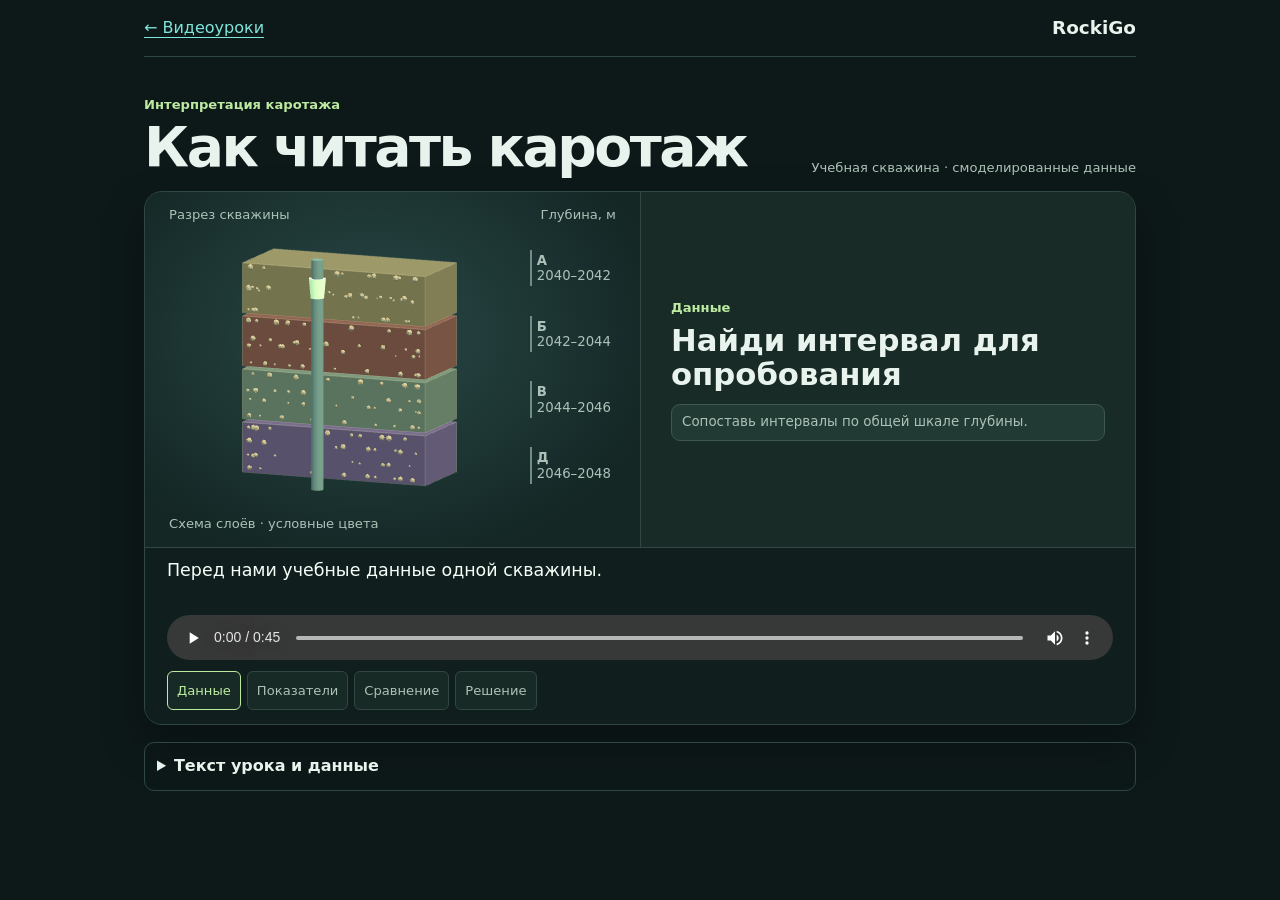
<file: media/logging/index.html>
<!doctype html>
<html lang="ru">
<head>
<meta charset="utf-8">
<meta name="viewport" content="width=device-width, initial-scale=1">
<meta name="theme-color" content="#0d1818">
<title>Как читать каротаж · RockiGo</title>
<link rel="stylesheet" href="./player.css">
<script type="module" src="./player.mjs"></script>
</head>
<body>
<main>
  <header class="top">
    <a href="../../#videos">← Видеоуроки</a>
    <span class="brand">RockiGo</span>
  </header>
  <div class="lead">
    <div><p class="subject">Интерпретация каротажа</p><h1>Как читать каротаж</h1></div>
    <p class="dataset">Учебная скважина · смоделированные данные</p>
  </div>

  <section class="player" aria-label="Видеоурок с озвучкой">
    <div class="stage">
      <div class="visual">
        <div class="visual-head"><span>Разрез скважины</span><span>Глубина, м</span></div>
        <div class="figure">
          <div id="render" aria-hidden="true">
            <div class="fallback" id="fallback"><i></i><i></i><i></i><i></i></div>
          </div>
          <div class="scale" aria-label="Интервалы по глубине">
            <span>А <b>2040–2042</b></span><span>Б <b>2042–2044</b></span>
            <span>В <b>2044–2046</b></span><span>Д <b>2046–2048</b></span>
          </div>
        </div>
        <p class="figure-note">Схема слоёв · условные цвета</p>
      </div>
      <div class="analysis">
        <p class="phase" id="phase">Данные скважины</p>
        <h2 id="headline">Найди интервал для опробования</h2>
        <div id="readout"></div>
      </div>
    </div>
    <div class="transport">
      <p class="captions" id="captions" aria-label="Субтитры"></p>
      <audio id="audio" src="./narration.mp3" controls preload="metadata" aria-label="Озвучка урока"></audio>
      <p id="audio-error" role="alert" hidden>Не удалось загрузить озвучку. <a href="./narration.mp3">Открыть MP3</a></p>
      <div class="scene-nav" aria-label="Сцены урока" id="scenes"></div>
    </div>
  </section>

  <details class="notes">
    <summary>Текст урока и данные</summary>
    <div id="transcript"></div>
    <div class="table-wrap">
      <table>
        <caption>Смоделированные данные четырёх интервалов</caption>
        <thead><tr><th scope="col">Интервал</th><th scope="col">Глубина, м</th><th scope="col">ГК, API</th><th scope="col">Rₜ, Ом·м</th><th scope="col">φ, %</th></tr></thead>
        <tbody id="dataset"></tbody>
      </table>
    </div>
    <p><a href="https://bqbaqlet-sketch.github.io/training-freeze-2026-11-26/geology.html#logs">Практика на тех же данных</a></p>
  </details>
  <noscript><p>Озвучку можно включить в плеере. Для показа сцен включи JavaScript.</p></noscript>
</main>
</body>
</html>
</file>
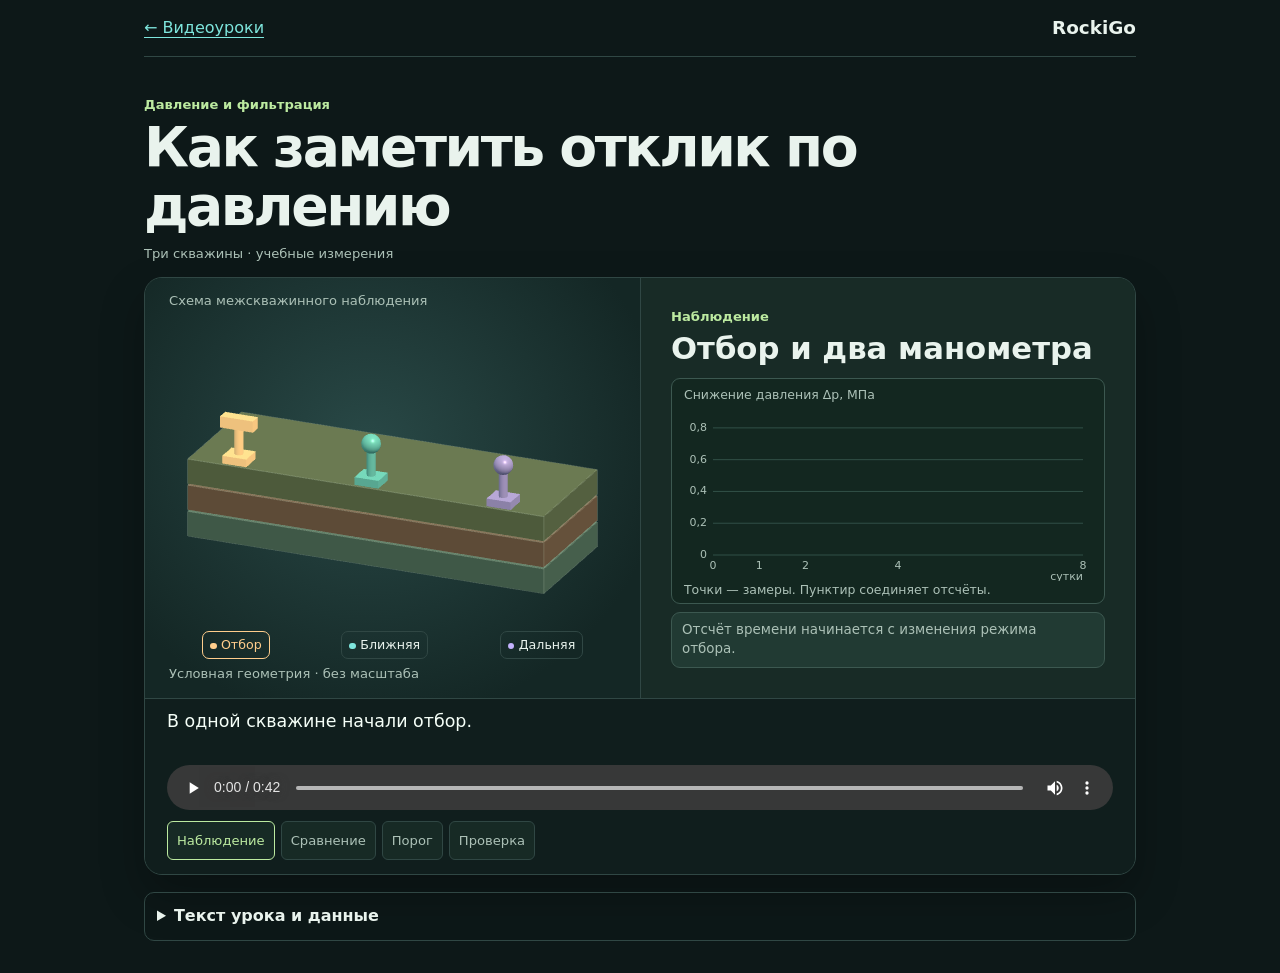
<file: media/pressure/index.html>
<!doctype html>
<html lang="ru">
<head>
<meta charset="utf-8">
<meta name="viewport" content="width=device-width, initial-scale=1">
<meta name="theme-color" content="#0d1818">
<title>Как заметить отклик по давлению · RockiGo</title>
<link rel="stylesheet" href="../logging/player.css">
<link rel="stylesheet" href="./pressure.css">
<script type="module" src="./player.mjs"></script>
</head>
<body>
<main>
  <header class="top">
    <a href="../../#videos">← Видеоуроки</a>
    <span class="brand">RockiGo</span>
  </header>
  <div class="lead">
    <div><p class="subject">Давление и фильтрация</p><h1>Как заметить отклик по давлению</h1></div>
    <p class="dataset">Три скважины · учебные измерения</p>
  </div>

  <section class="player" aria-label="Видеоурок с озвучкой">
    <div class="stage pressure-stage">
      <div class="visual">
        <div class="visual-head">Схема межскважинного наблюдения</div>
        <div id="render" aria-hidden="true">
          <div id="fallback" class="pressure-fallback"><i></i><i></i><i></i></div>
        </div>
        <div class="well-key" aria-label="Скважины">
          <span data-well="active">Отбор</span><span data-well="near">Ближняя</span><span data-well="far">Дальняя</span>
        </div>
        <p class="figure-note">Условная геометрия · без масштаба</p>
      </div>
      <div class="analysis">
        <p class="phase" id="phase">Наблюдение</p>
        <h2 id="headline">Отбор и два манометра</h2>
        <figure class="pressure-figure">
          <figcaption>Снижение давления Δp, МПа</figcaption>
          <canvas id="graph" aria-hidden="true"></canvas>
          <p class="graph-note">Точки — замеры. Пунктир соединяет отсчёты.</p>
        </figure>
        <p class="hint" id="readout"></p>
      </div>
    </div>
    <div class="transport">
      <p class="captions" id="captions" aria-label="Субтитры"></p>
      <audio id="audio" src="./narration.mp3" controls preload="metadata" aria-label="Озвучка урока"></audio>
      <p id="audio-error" role="alert" hidden>Не удалось загрузить озвучку. <a href="./narration.mp3">Открыть MP3</a></p>
      <div class="scene-nav" aria-label="Сцены урока" id="scenes"></div>
    </div>
  </section>

  <details class="notes">
    <summary>Текст урока и данные</summary>
    <div id="transcript"></div>
    <div class="table-wrap">
      <table>
        <caption>Давление в наблюдательных скважинах, МПа</caption>
        <thead><tr><th scope="col">Сутки</th><th scope="col">Ближняя</th><th scope="col">Дальняя</th></tr></thead>
        <tbody id="dataset"></tbody>
      </table>
    </div>
    <p>Δp = p₀ − p(t). Учебный порог регистрации — 0,10 МПа.</p>
    <p><a href="https://bqbaqlet-sketch.github.io/training-freeze-2026-11-26/geology.html#pressure">Проверь, как выбор порога меняет результат</a></p>
  </details>
  <noscript><p>Озвучку можно включить в плеере. Для показа сцен включи JavaScript.</p></noscript>
</main>
</body>
</html>
</file>
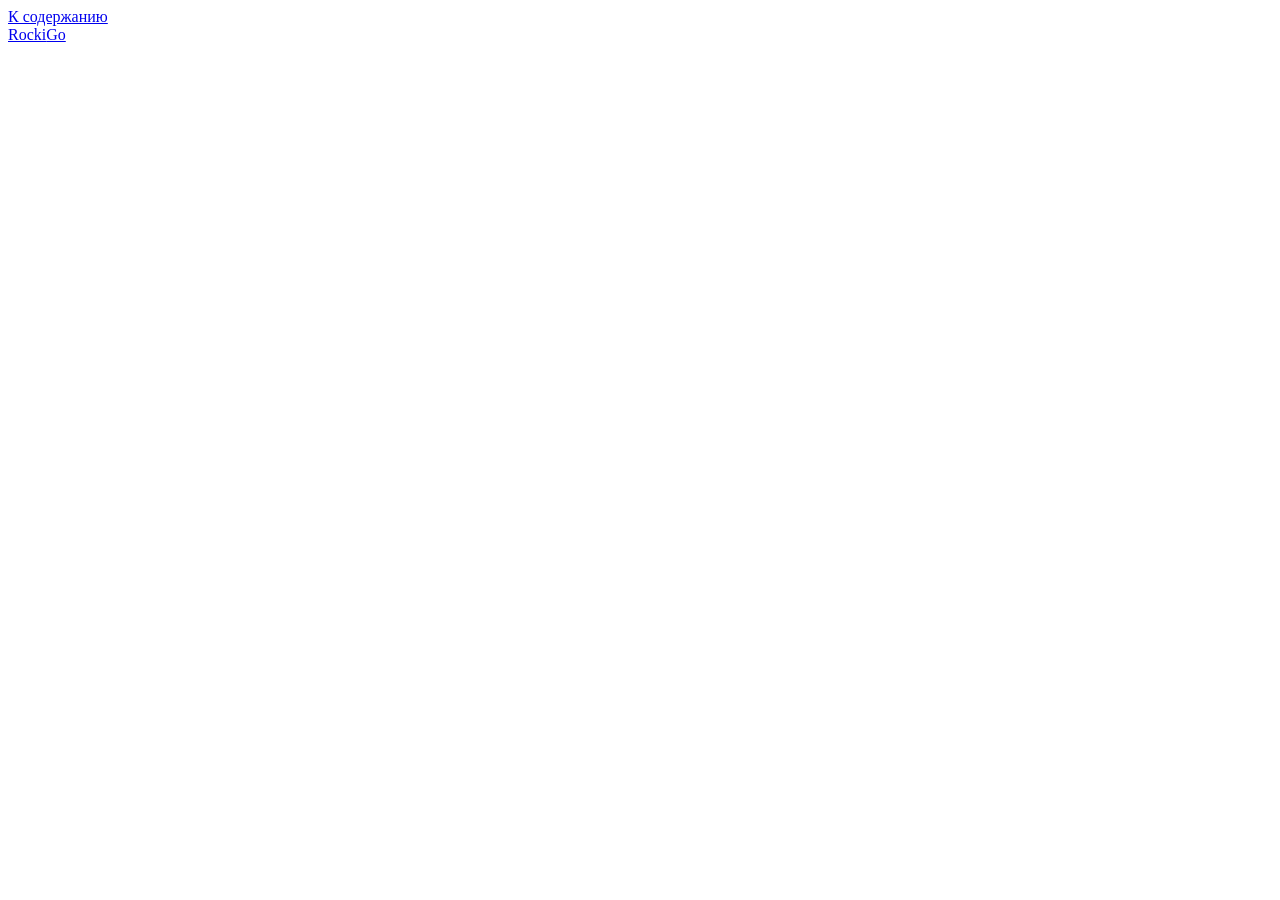
<file: template.html>
<!doctype html>
<html lang="ru" data-theme="light">
<head>
<meta charset="utf-8"><meta name="viewport" content="width=device-width, initial-scale=1, viewport-fit=cover">
<meta name="color-scheme" content="light dark"><title>RockiGo</title>
<meta name="rockigo-api" content="">
<style>/* ROCKIGO_STYLE */</style>
</head>
<body>
<a class="skip" id="skip" href="#main">К содержанию</a>
<header class="top"><div class="wrap top-inner"><a class="brand" href="#home" aria-label="RockiGo"><span id="brand-mark" class="brand-mark" aria-hidden="true"></span>Rocki<span>Go</span></a><div class="top-right" id="top-right"></div></div></header>
<main id="main" class="wrap" tabindex="-1"></main>
<nav id="nav" class="bottom" hidden></nav>
<p id="notice" class="notice" role="status" hidden></p>
<script type="application/json" id="content">/* ROCKIGO_DATA */</script>
<script>/* ROCKIGO_UI */</script>
</body></html>
</file>
<file: pipeline/runner.css>
:root { font: 16px/1.55 system-ui, sans-serif; color: #201834; background: #f5f0fa; }
* { box-sizing: border-box; }
body { margin: 0; }
.wrap { width: min(1050px, calc(100% - 36px)); margin: 0 auto; }
header { background: #fff; border-bottom: 1px solid #ded5eb; }
.bar { min-height: 62px; display: flex; align-items: center; justify-content: space-between; gap: 12px; }
.brand { display: inline-flex; align-items: center; gap: 9px; font-size: 1.2rem; font-weight: 720; text-decoration: none; }
.brand img { width: 38px; height: 38px; border-radius: 9px; object-fit: cover; }
main { padding: 30px 0 40px; }
.intro { padding: clamp(19px, 5vw, 41px); border-radius: 18px; color: #fff; background: #442274; margin-bottom: 20px; }
h1 { font-size: clamp(2rem, 5vw, 3rem); line-height: 1.12; margin: 0 0 12px; }
.intro p { max-width: 65ch; margin: 0; }
.layout { display: grid; grid-template-columns: 1.25fr 1fr; gap: 16px; align-items: start; }
.card { min-width: 0; background: #fff; border: 1px solid #ded5eb; border-radius: 15px; padding: clamp(15px, 4vw, 23px); }
h2 { margin: 0 0 13px; font-size: 1.36rem; }
label { display: grid; gap: 4px; font-weight: 650; margin: 0 0 10px; }
.files, .details-grid { display: grid; grid-template-columns: repeat(2, minmax(0, 1fr)); gap: 9px 12px; }
input { font: inherit; min-width: 0; width: 100%; background: #fff; color: #201834; padding: 7px 8px; border: 1px solid #bbaacb; border-radius: 7px; }
input[type=file] { font-size: .87rem; }
summary { cursor: pointer; font-weight: 650; }
.details-grid { margin-top: 10px; }
.hint { font-size: .89rem; margin: 0 0 12px; color: #584d66; }
.privacy { margin-top: 13px; }
.actions { display: flex; flex-wrap: wrap; gap: 7px; margin-top: 16px; }
button { cursor: pointer; border: 0; border-radius: 8px; padding: 9px 13px; background: #572b8f; color: #fff; font: inherit; font-weight: 680; }
button.secondary { background: #ece1f8; color: #442274; }
button:disabled { cursor: default; opacity: .65; }
a { color: #512684; text-underline-offset: .18em; }
progress { width: 100%; accent-color: #572b8f; }
#status { overflow-wrap: anywhere; }
#status.error { color: #9d2e30; }
#stats { display: grid; grid-template-columns: minmax(0, 1fr) auto; gap: 4px 10px; margin-bottom: 16px; }
#stats dd { margin: 0; font-weight: 700; }
#downloads { display: grid; gap: 8px; justify-items: start; }
:focus-visible { outline: 3px solid #247e73; outline-offset: 2px; }
@media (max-width: 700px) { .layout { grid-template-columns: 1fr; } }
@media (max-width: 400px) { .files, .details-grid { grid-template-columns: 1fr; } }
</file>
<file: media/logging/player.css>
:root {
  color-scheme: dark; font: 16px/1.4 "Segoe UI", system-ui, sans-serif;
  background: #0d1818; color: #e9f3ed; --muted: #acc1b7; --lime: #bceaa0;
  --cyan: #7ee6dd; --sand: #ffcd8c; --border: #304744;
}
*, *::before, *::after { box-sizing: border-box; }
body { margin: 0; }
main { max-width: 1080px; margin: 0 auto; padding: 0 clamp(13px, 4vw, 44px) 32px; }
.top { min-height: 57px; display: flex; align-items: center; justify-content: space-between; gap: 12px; border-bottom: 1px solid var(--border); }
a { color: var(--cyan); text-underline-offset: 4px; }
.brand { font-weight: 800; font-size: 1.15rem; }
.lead { padding: clamp(17px, 4vw, 39px) 0 14px; display: flex; justify-content: space-between; align-items: end; gap: 8px 20px; flex-wrap: wrap; }
h1, h2, p { margin: 0; }
h1 { font-size: clamp(1.85rem, 5.5vw, 3.45rem); line-height: 1.07; letter-spacing: -.045em; }
.subject, .phase { color: var(--lime); font-size: .82rem; font-weight: 730; }
.subject { margin-bottom: 4px; }
.dataset, .figure-note { color: var(--muted); font-size: .82rem; }
.player { background: #142521; border: 1px solid var(--border); border-radius: 18px; overflow: hidden; box-shadow: 0 20px 44px #0004; }
.stage { display: grid; grid-template-columns: 1fr 1fr; min-height: 355px; }
.visual { display: grid; grid-template-rows: auto 1fr auto; min-width: 0; padding: 14px clamp(9px, 2vw, 24px); background: radial-gradient(ellipse at 45% 40%, #294947, #142725 78%); }
.visual-head { display: flex; justify-content: space-between; flex-wrap: wrap; gap: 2px 8px; color: var(--muted); font-size: .82rem; }
.figure { position: relative; display: grid; grid-template-columns: minmax(0, 1fr) auto; min-height: 220px; }
#render { position: relative; min-width: 0; min-height: 0; }
#render canvas { position: absolute; inset: 0; display: block; width: 100%; height: 100%; }
.fallback { position: absolute; inset: 10% 12% 10% 12%; display: grid; grid-template-rows: repeat(4, 1fr); border-radius: 8px; overflow: hidden; background: #244442; }
.fallback::after { content: ""; position: absolute; inset: 0 auto 0 49%; width: 6%; background: linear-gradient(90deg, #082522, #abded8, #082522); }
.fallback i { background: linear-gradient(135deg, #697057, #343f35); border: 1px solid #cfe3a020; }
.fallback i:nth-child(2) { background: linear-gradient(135deg, #8e604b, #3f3b32); }
.fallback i:nth-child(3) { background: linear-gradient(135deg, #727c64, #324b45); }
.fallback i:nth-child(4) { background: linear-gradient(135deg, #696697, #414263); }
.fallback i.highlight { border: 3px solid var(--lime); }
.scale { display: grid; align-self: stretch; grid-template-rows: repeat(4, 1fr); align-items: center; padding-block: 12%; }
.scale span { border-left: 2px solid #728d84; padding: 3px 5px; color: var(--muted); font: 690 clamp(.65rem, 1.6vw, .83rem)/1.16 system-ui; white-space: nowrap; }
.scale b { display: block; font-weight: 450; }
.scale span.highlight { color: var(--lime); border-color: var(--lime); }
.figure-note { margin-top: 6px; }
.analysis { min-width: 0; border-left: 1px solid var(--border); padding: clamp(12px, 3vw, 30px); background: #182b26; display: flex; flex-direction: column; justify-content: center; }
h2 { font-size: clamp(1.05rem, 3vw, 1.92rem); line-height: 1.13; margin: 5px 0 12px; }
#readout { display: grid; gap: 7px; }
.measure, .compare, .action, .hint { min-width: 0; padding: 8px 10px; background: #213a33; border: 1px solid #3c5850; border-radius: 9px; }
.measure, .action { color: var(--muted); font-size: .86rem; }
.measure.active, .action.active { border-color: var(--lime); color: #e9f3ed; }
.measure strong, .action strong { display: block; color: var(--lime); }
.compare h3 { font-size: .85rem; margin: 0 0 4px; }
.metric-row { display: grid; grid-template-columns: 1ch minmax(0,1fr) auto; align-items: center; gap: 6px; font-size: .78rem; font-variant-numeric: tabular-nums; }
.metric-row + .metric-row { margin-top: 5px; }
.metric-track { height: 7px; background: #314f45; border-radius: 4px; overflow: hidden; }
.metric-fill { display: block; height: 100%; border-radius: inherit; background: var(--cyan); }
.metric-row:nth-child(3) .metric-fill { background: var(--sand); }
.hint { font-size: .84rem; color: var(--muted); }
.transport { background: #101e1d; border-top: 1px solid var(--border); padding: 10px clamp(11px, 2.5vw, 22px) 14px; }
.captions { min-height: 2.8em; margin: 0 0 8px; color: #f5fff8; font-size: clamp(.96rem, 2vw, 1.09rem); }
audio { display: block; width: 100%; height: 45px; }
.scene-nav { display: flex; gap: 6px; flex-wrap: wrap; margin-top: 11px; }
.scene-nav button { cursor: pointer; border-radius: 6px; border: 1px solid var(--border); background: #172a25; color: var(--muted); padding: 6px 9px; min-height: 39px; font: inherit; font-size: .82rem; }
.scene-nav button[aria-current="true"] { border-color: var(--lime); color: var(--lime); }
.notes { margin-top: 17px; padding: 12px; border: 1px solid var(--border); border-radius: 10px; }
.notes summary { cursor: pointer; font-weight: 700; }
.notes p { margin: 10px 0; }
.table-wrap { overflow-x: auto; }
table { border-collapse: collapse; width: 100%; text-align: left; font-variant-numeric: tabular-nums; }
caption { text-align: left; color: var(--muted); margin: 4px 0; }
td,th { border-bottom: 1px solid var(--border); padding: 5px 6px; }
:focus-visible { outline: 3px solid var(--cyan); outline-offset: 3px; }
[hidden] { display: none !important; }
@media (max-width: 560px) {
  .stage { grid-template-columns: minmax(0, 1fr); min-height: 0; }
  .analysis { min-height: 220px; border-left: 0; border-top: 1px solid var(--border); }
  .figure { min-height: 154px; }
  .scale { padding-block: 6%; }
  .scene-nav button { flex-grow: 1; }
}
</file>
<file: media/pressure/pressure.css>
.pressure-stage .visual { grid-template-rows: auto minmax(165px,1fr) auto auto; }
.well-key { display: flex; justify-content: space-around; gap: 6px; flex-wrap: wrap; }
.well-key span { border: 1px solid var(--border); border-radius: 7px; padding: 4px 7px; font-size: .79rem; }
.well-key span::before { content:""; display:inline-block; width:.54em; height:.54em; margin-right:.35em; border-radius:50%; background:var(--well); }
.well-key [data-well="active"] { --well: #ffcd8c; }
.well-key [data-well="near"] { --well: #7ee6dd; }
.well-key [data-well="far"] { --well: #c4b3fe; }
.well-key span.is-active { color: var(--well); border-color: var(--well); }
.pressure-fallback { position: absolute; inset: 31% 8% 15%; border-radius: 7px; background: linear-gradient(to bottom,#4e6b55 0 29%,#6f614d 29% 55%,#57665c 55% 78%,#3c4f4c 78%); }
.pressure-fallback i { position: absolute; bottom:18%; height:131%; width:3%; border-radius:6px; background: #ffcd8c; left:17%; }
.pressure-fallback i:nth-child(2) { left:49%; background:#7ee6dd; }
.pressure-fallback i:nth-child(3) { left:81%; background:#c4b3fe; }
.pressure-figure { margin: 0 0 8px; padding: 7px 7px 4px; border: 1px solid #3c5850; border-radius: 9px; background: #132720; }
.pressure-figure figcaption, .graph-note { color: var(--muted); font-size: .78rem; padding-inline: 5px; }
.pressure-figure canvas { display:block; width:100%; height:178px; }
.pressure-stage .hint { min-height: 3.2em; }
@media (max-width: 560px) {
  .pressure-stage .visual { grid-template-rows: auto minmax(145px,1fr) auto auto; }
  .pressure-stage .analysis { min-height: 0; }
  .pressure-figure canvas { height:140px; }
  .pressure-stage h2 { margin-bottom: 7px; }
}
</file>
